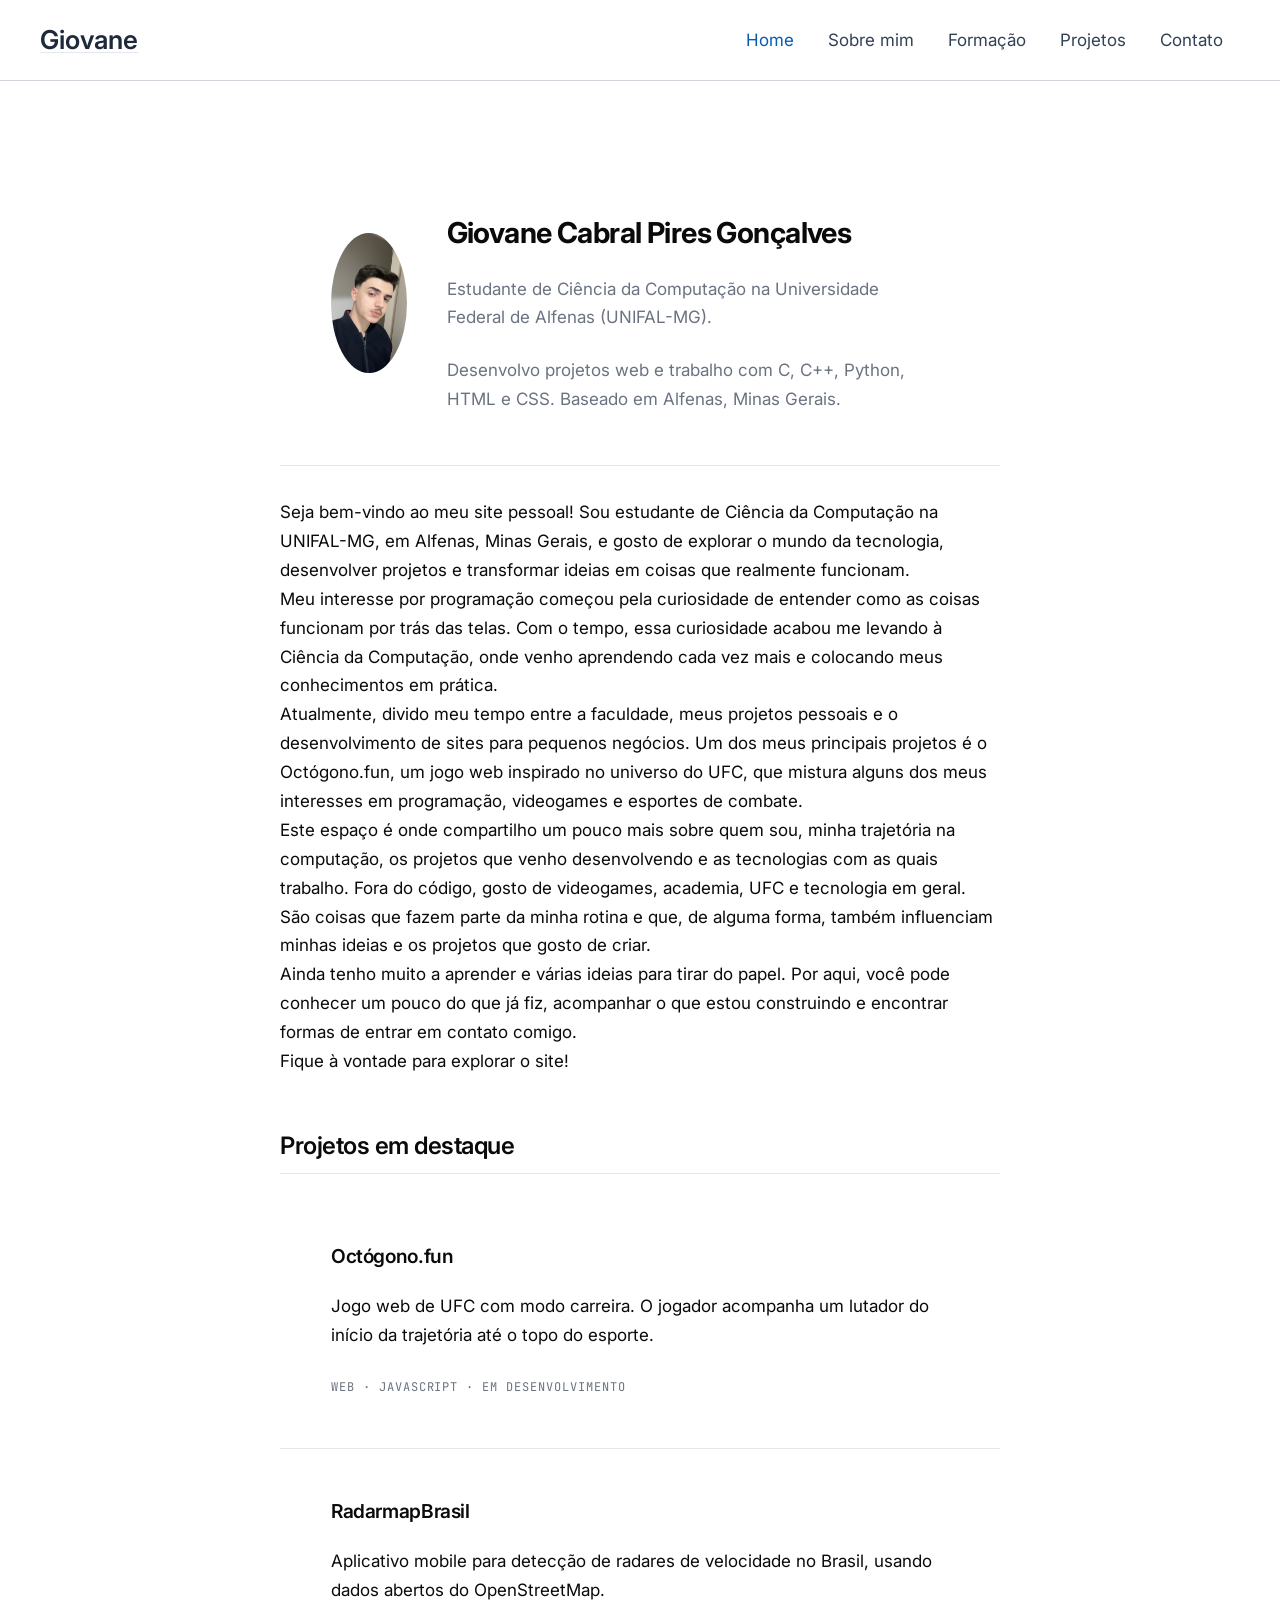
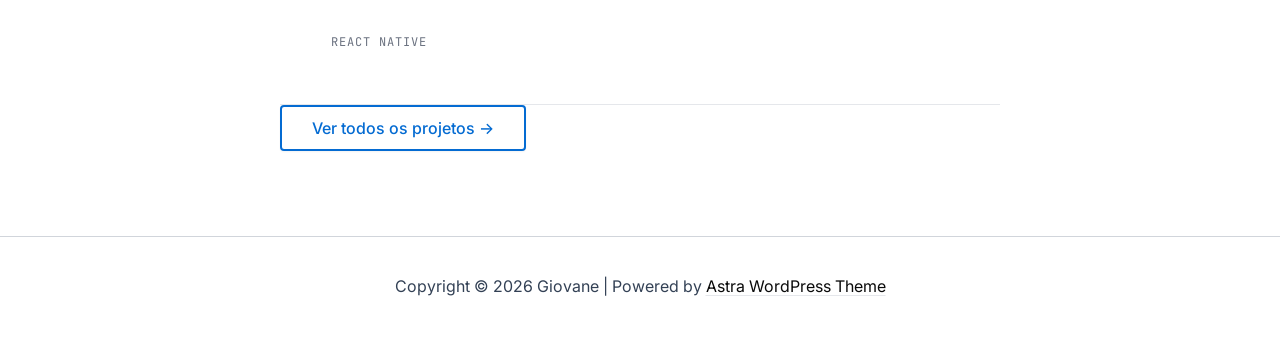
<file: index.html>
<!DOCTYPE html>
<html lang="en-US">
<head><meta charset="UTF-8">

<meta name="viewport" content="width=device-width, initial-scale=1">
	<link rel="profile" href="https://gmpg.org/xfn/11"> 
	<title>Giovane</title>
<meta name="robots" content="max-image-preview:large">




<style id="wp-img-auto-sizes-contain-inline-css">
img:is([sizes=auto i],[sizes^="auto," i]){contain-intrinsic-size:3000px 1500px}
/*# sourceURL=wp-img-auto-sizes-contain-inline-css */
</style>
<link rel="stylesheet" id="astra-theme-css-css" href="https://giovanecabral.github.io/wp-content/themes/astra/assets/css/minified/main.min.css?ver=4.14.1" media="all">
<style id="astra-theme-css-inline-css">
:root{--ast-post-nav-space:0;--ast-container-default-xlg-padding:2.5em;--ast-container-default-lg-padding:2.5em;--ast-container-default-slg-padding:2em;--ast-container-default-md-padding:2.5em;--ast-container-default-sm-padding:2.5em;--ast-container-default-xs-padding:2.4em;--ast-container-default-xxs-padding:1.8em;--ast-code-block-background:#ECEFF3;--ast-comment-inputs-background:#F9FAFB;--ast-normal-container-width:1200px;--ast-narrow-container-width:750px;--ast-blog-title-font-weight:600;--ast-blog-meta-weight:600;--ast-global-color-primary:var(--ast-global-color-4);--ast-global-color-secondary:var(--ast-global-color-5);--ast-global-color-alternate-background:var(--ast-global-color-6);--ast-global-color-subtle-background:var(--ast-global-color-7);--ast-bg-style-guide:var( --ast-global-color-secondary,var(--ast-global-color-5) );--ast-shadow-style-guide:0px 0px 4px 0 #00000057;--ast-global-dark-bg-style:#fff;--ast-global-dark-lfs:#fbfbfb;--ast-widget-bg-color:#fafafa;--ast-wc-container-head-bg-color:#fbfbfb;--ast-title-layout-bg:#eeeeee;--ast-search-border-color:#e7e7e7;--ast-lifter-hover-bg:#e6e6e6;--ast-gallery-block-color:#000;--srfm-color-input-label:var(--ast-global-color-2);}html{font-size:100%;}a{color:var(--ast-global-color-0);}a:hover,a:focus{color:var(--ast-global-color-1);}body,button,input,select,textarea,.ast-button,.ast-custom-button{font-family:-apple-system,BlinkMacSystemFont,Segoe UI,Roboto,Oxygen-Sans,Ubuntu,Cantarell,Helvetica Neue,sans-serif;font-weight:400;font-size:16px;font-size:1rem;line-height:var(--ast-body-line-height,1.65);}blockquote{color:var(--ast-global-color-3);}h1,h2,h3,h4,h5,h6,.entry-content :where(h1,h2,h3,h4,h5,h6),.site-title,.site-title a{font-weight:600;}.ast-site-identity .site-title a{color:var(--ast-global-color-2);}.site-title{font-size:26px;font-size:1.625rem;display:block;}.site-header .site-description{font-size:15px;font-size:0.9375rem;display:none;}.entry-title{font-size:20px;font-size:1.25rem;}.ast-blog-single-element.ast-taxonomy-container a{font-size:14px;font-size:0.875rem;}.ast-blog-meta-container{font-size:13px;font-size:0.8125rem;}.archive .ast-article-post .ast-article-inner,.blog .ast-article-post .ast-article-inner,.archive .ast-article-post .ast-article-inner:hover,.blog .ast-article-post .ast-article-inner:hover{border-top-left-radius:6px;border-top-right-radius:6px;border-bottom-right-radius:6px;border-bottom-left-radius:6px;overflow:hidden;}h1,.entry-content :where(h1){font-size:36px;font-size:2.25rem;font-weight:600;line-height:1.4em;}h2,.entry-content :where(h2){font-size:30px;font-size:1.875rem;font-weight:600;line-height:1.3em;}h3,.entry-content :where(h3){font-size:24px;font-size:1.5rem;font-weight:600;line-height:1.3em;}h4,.entry-content :where(h4){font-size:20px;font-size:1.25rem;line-height:1.2em;font-weight:600;}h5,.entry-content :where(h5){font-size:18px;font-size:1.125rem;line-height:1.2em;font-weight:600;}h6,.entry-content :where(h6){font-size:16px;font-size:1rem;line-height:1.25em;font-weight:600;}::selection{background-color:var(--ast-global-color-0);color:#ffffff;}body,h1,h2,h3,h4,h5,h6,.entry-title a,.entry-content :where(h1,h2,h3,h4,h5,h6){color:var(--ast-global-color-3);}.tagcloud a:hover,.tagcloud a:focus,.tagcloud a.current-item{color:#ffffff;border-color:var(--ast-global-color-0);background-color:var(--ast-global-color-0);}input:focus,input[type="text"]:focus,input[type="email"]:focus,input[type="url"]:focus,input[type="password"]:focus,input[type="reset"]:focus,input[type="search"]:focus,textarea:focus{border-color:var(--ast-global-color-0);}input[type="radio"]:checked,input[type=reset],input[type="checkbox"]:checked,input[type="checkbox"]:hover:checked,input[type="checkbox"]:focus:checked,input[type=range]::-webkit-slider-thumb{border-color:var(--ast-global-color-0);background-color:var(--ast-global-color-0);box-shadow:none;}.site-footer a:hover + .post-count,.site-footer a:focus + .post-count{background:var(--ast-global-color-0);border-color:var(--ast-global-color-0);}.single .nav-links .nav-previous,.single .nav-links .nav-next{color:var(--ast-global-color-0);}.entry-meta,.entry-meta *{line-height:1.45;color:var(--ast-global-color-0);font-weight:600;}.entry-meta a:not(.ast-button):hover,.entry-meta a:not(.ast-button):hover *,.entry-meta a:not(.ast-button):focus,.entry-meta a:not(.ast-button):focus *,.page-links > .page-link,.page-links .page-link:hover,.post-navigation a:hover{color:var(--ast-global-color-1);}#cat option,.secondary .calendar_wrap thead a,.secondary .calendar_wrap thead a:visited{color:var(--ast-global-color-0);}.secondary .calendar_wrap #today,.ast-progress-val span{background:var(--ast-global-color-0);}.secondary a:hover + .post-count,.secondary a:focus + .post-count{background:var(--ast-global-color-0);border-color:var(--ast-global-color-0);}.calendar_wrap #today > a{color:#ffffff;}.page-links .page-link,.single .post-navigation a{color:var(--ast-global-color-3);}.ast-search-menu-icon .search-form button.search-submit{padding:0 4px;}.ast-search-menu-icon form.search-form{padding-right:0;}.ast-header-search .ast-search-menu-icon.ast-dropdown-active .search-form,.ast-header-search .ast-search-menu-icon.ast-dropdown-active .search-field:focus{transition:all 0.2s;}.search-form input.search-field:focus{outline:none;}.ast-mobile-header-content .ast-builder-layout-element:not(.ast-builder-menu):not(.ast-header-divider-element),.ast-mobile-popup-content .ast-builder-layout-element:not(.ast-builder-menu):not(.ast-header-divider-element){padding:15px 20px;}.ast-search-menu-icon .search-form button.search-submit:focus,.ast-theme-transparent-header .ast-header-search .ast-dropdown-active .ast-icon,.ast-theme-transparent-header .ast-inline-search .search-field:focus .ast-icon{color:var(--ast-global-color-1);}.ast-desktop .ast-header-search .slide-search .search-form{border:2px solid var(--ast-global-color-0);}.ast-header-search .slide-search .search-field{background-color:var(--ast-global-dark-bg-style);}.ast-archive-title{color:var(--ast-global-color-2);}.widget-title{font-size:22px;font-size:1.375rem;color:var(--ast-global-color-2);}.ast-single-post .entry-content a,.ast-comment-content a:not(.ast-comment-edit-reply-wrap a){text-decoration:underline;}.ast-single-post .entry-content .uagb-tab a,.ast-single-post .entry-content .uagb-ifb-cta a,.ast-single-post .entry-content .uabb-module-content a,.ast-single-post .entry-content .uagb-post-grid a,.ast-single-post .entry-content .uagb-timeline a,.ast-single-post .entry-content .uagb-toc__wrap a,.ast-single-post .entry-content .uagb-taxomony-box a,.entry-content .wp-block-latest-posts > li > a,.ast-single-post .entry-content .wp-block-file__button,a.ast-post-filter-single,.ast-single-post .ast-comment-content .comment-reply-link,.ast-single-post .ast-comment-content .comment-edit-link{text-decoration:none;}.ast-search-menu-icon.slide-search a:focus-visible:focus-visible,.astra-search-icon:focus-visible,#close:focus-visible,a:focus-visible,.ast-menu-toggle:focus-visible,.site .skip-link:focus-visible,.wp-block-loginout input:focus-visible,.wp-block-search.wp-block-search__button-inside .wp-block-search__inside-wrapper,.ast-header-navigation-arrow:focus-visible,.ast-orders-table__row .ast-orders-table__cell:focus-visible,a#ast-apply-coupon:focus-visible,#ast-apply-coupon:focus-visible,#close:focus-visible,.button.search-submit:focus-visible,#search_submit:focus,.normal-search:focus-visible,.ast-header-account-wrap:focus-visible,.astra-cart-drawer-close:focus,.ast-single-variation:focus,.ast-button:focus,.ast-builder-button-wrap:has(.ast-custom-button-link:focus),.ast-builder-button-wrap .ast-custom-button-link:focus{outline-style:dotted;outline-color:inherit;outline-width:thin;}input:focus,input[type="text"]:focus,input[type="email"]:focus,input[type="url"]:focus,input[type="password"]:focus,input[type="reset"]:focus,input[type="search"]:focus,input[type="number"]:focus,textarea:focus,.wp-block-search__input:focus,[data-section="section-header-mobile-trigger"] .ast-button-wrap .ast-mobile-menu-trigger-minimal:focus,.ast-mobile-popup-drawer.active .menu-toggle-close:focus,#ast-scroll-top:focus,#coupon_code:focus,#ast-coupon-code:focus{border-style:dotted;border-color:inherit;border-width:thin;}input{outline:none;}.ast-logo-title-inline .site-logo-img{padding-right:1em;}body .ast-oembed-container *{position:absolute;top:0;width:100%;height:100%;left:0;}body .wp-block-embed-pocket-casts .ast-oembed-container *{position:unset;}.ast-single-post-featured-section + article {margin-top: 2em;}.site-content .ast-single-post-featured-section img {width: 100%;overflow: hidden;object-fit: cover;}.ast-separate-container .site-content .ast-single-post-featured-section + article {margin-top: -80px;z-index: 9;position: relative;border-radius: 4px;}@media (min-width: 922px) {.ast-no-sidebar .site-content .ast-article-image-container--wide {margin-left: -120px;margin-right: -120px;max-width: unset;width: unset;}.ast-left-sidebar .site-content .ast-article-image-container--wide,.ast-right-sidebar .site-content .ast-article-image-container--wide {margin-left: -10px;margin-right: -10px;}.site-content .ast-article-image-container--full {margin-left: calc( -50vw + 50%);margin-right: calc( -50vw + 50%);max-width: 100vw;width: 100vw;}.ast-left-sidebar .site-content .ast-article-image-container--full,.ast-right-sidebar .site-content .ast-article-image-container--full {margin-left: -10px;margin-right: -10px;max-width: inherit;width: auto;}}.site > .ast-single-related-posts-container {margin-top: 0;}@media (min-width: 922px) {.ast-desktop .ast-container--narrow {max-width: var(--ast-narrow-container-width);margin: 0 auto;}}input[type="text"],input[type="number"],input[type="email"],input[type="url"],input[type="password"],input[type="search"],input[type=reset],input[type=tel],input[type=date],select,textarea{font-size:16px;font-style:normal;font-weight:400;line-height:24px;width:100%;padding:12px 16px;border-radius:4px;box-shadow:0px 1px 2px 0px rgba(0,0,0,0.05);color:var(--ast-form-input-text,#475569);}input[type="text"],input[type="number"],input[type="email"],input[type="url"],input[type="password"],input[type="search"],input[type=reset],input[type=tel],input[type=date],select{height:40px;}input[type="date"]{border-width:1px;border-style:solid;border-color:var(--ast-border-color);background:var( --ast-global-color-secondary,var(--ast-global-color-5) );}input[type="text"]:focus,input[type="number"]:focus,input[type="email"]:focus,input[type="url"]:focus,input[type="password"]:focus,input[type="search"]:focus,input[type=reset]:focus,input[type="tel"]:focus,input[type="date"]:focus,select:focus,textarea:focus{border-color:#046BD2;box-shadow:none;outline:none;color:var(--ast-form-input-focus-text,#475569);}label,legend{color:var(--ast-global-color-2,#111827 );font-size:14px;font-style:normal;font-weight:500;line-height:20px;}select{padding:6px 10px;}fieldset{padding:30px;border-radius:4px;}button,.ast-button,.button,input[type="button"],input[type="reset"],input[type="submit"],a:where(.wp-block-button__link){border-radius:4px;box-shadow:0px 1px 2px 0px rgba(0,0,0,0.05);}:root{--ast-comment-inputs-background:#FFF;}::placeholder{color:var(--ast-form-field-color,#9CA3AF);}::-ms-input-placeholder{color:var(--ast-form-field-color,#9CA3AF);}@media (max-width:921.99px){#ast-desktop-header{display:none;}}@media (min-width:922px){#ast-mobile-header{display:none;}}.wp-block-buttons.aligncenter{justify-content:center;}@media (max-width:921px){.ast-theme-transparent-header #primary,.ast-theme-transparent-header #secondary{padding:0;}}@media (max-width:921px){.ast-plain-container.ast-no-sidebar #primary{padding:0;}}.ast-plain-container.ast-no-sidebar #primary{margin-top:0;margin-bottom:0;}@media (min-width:1200px){.ast-plain-container.ast-no-sidebar #primary{margin-top:60px;margin-bottom:60px;}}.wp-block-button.is-style-outline .wp-block-button__link{border-color:var(--ast-global-color-0);}div.wp-block-button.is-style-outline > .wp-block-button__link:not(.has-text-color),div.wp-block-button.wp-block-button__link.is-style-outline:not(.has-text-color){color:var(--ast-global-color-0);}.wp-block-button.is-style-outline .wp-block-button__link:hover,.wp-block-buttons .wp-block-button.is-style-outline .wp-block-button__link:focus,.wp-block-buttons .wp-block-button.is-style-outline > .wp-block-button__link:not(.has-text-color):hover,.wp-block-buttons .wp-block-button.wp-block-button__link.is-style-outline:not(.has-text-color):hover{color:#ffffff;background-color:var(--ast-global-color-1);border-color:var(--ast-global-color-1);}.post-page-numbers.current .page-link,.ast-pagination .page-numbers.current{color:#ffffff;border-color:var(--ast-global-color-0);background-color:var(--ast-global-color-0);}.wp-block-buttons .wp-block-button.is-style-outline .wp-block-button__link.wp-element-button,.ast-outline-button,.wp-block-uagb-buttons-child .uagb-buttons-repeater.ast-outline-button{border-color:var(--ast-global-color-0);border-top-width:2px;border-right-width:2px;border-bottom-width:2px;border-left-width:2px;font-family:inherit;font-weight:500;font-size:16px;font-size:1rem;line-height:1em;padding-top:13px;padding-right:30px;padding-bottom:13px;padding-left:30px;}.wp-block-buttons .wp-block-button.is-style-outline > .wp-block-button__link:not(.has-text-color),.wp-block-buttons .wp-block-button.wp-block-button__link.is-style-outline:not(.has-text-color),.ast-outline-button{color:var(--ast-global-color-0);}.wp-block-button.is-style-outline .wp-block-button__link:hover,.wp-block-buttons .wp-block-button.is-style-outline .wp-block-button__link:focus,.wp-block-buttons .wp-block-button.is-style-outline > .wp-block-button__link:not(.has-text-color):hover,.wp-block-buttons .wp-block-button.wp-block-button__link.is-style-outline:not(.has-text-color):hover,.ast-outline-button:hover,.ast-outline-button:focus,.wp-block-uagb-buttons-child .uagb-buttons-repeater.ast-outline-button:hover,.wp-block-uagb-buttons-child .uagb-buttons-repeater.ast-outline-button:focus{color:#ffffff;background-color:var(--ast-global-color-1);border-color:var(--ast-global-color-1);}.ast-single-post .entry-content a.ast-outline-button,.ast-single-post .entry-content .is-style-outline>.wp-block-button__link{text-decoration:none;}.wp-block-button .wp-block-button__link.wp-element-button.is-style-outline:not(.has-background),.wp-block-button.is-style-outline>.wp-block-button__link.wp-element-button:not(.has-background),.ast-outline-button{background-color:transparent;}.uagb-buttons-repeater.ast-outline-button{border-radius:9999px;}@media (max-width:921px){.wp-block-buttons .wp-block-button.is-style-outline .wp-block-button__link.wp-element-button,.ast-outline-button,.wp-block-uagb-buttons-child .uagb-buttons-repeater.ast-outline-button{padding-top:12px;padding-right:28px;padding-bottom:12px;padding-left:28px;}}@media (max-width:544px){.wp-block-buttons .wp-block-button.is-style-outline .wp-block-button__link.wp-element-button,.ast-outline-button,.wp-block-uagb-buttons-child .uagb-buttons-repeater.ast-outline-button{padding-top:10px;padding-right:24px;padding-bottom:10px;padding-left:24px;}}.entry-content[data-ast-blocks-layout] > figure{margin-bottom:1em;}h1.widget-title{font-weight:600;}h2.widget-title{font-weight:600;}h3.widget-title{font-weight:600;}#page{display:flex;flex-direction:column;min-height:100vh;}.ast-404-layout-1 h1.page-title{color:var(--ast-global-color-2);}.single .post-navigation a{line-height:1em;height:inherit;}.error-404 .page-sub-title{font-size:1.5rem;font-weight:inherit;}.search .site-content .content-area .search-form{margin-bottom:0;}#page .site-content{flex-grow:1;}.widget{margin-bottom:1.25em;}#secondary li{line-height:1.5em;}#secondary .wp-block-group h2{margin-bottom:0.7em;}#secondary h2{font-size:1.7rem;}.ast-separate-container .ast-article-post,.ast-separate-container .ast-article-single,.ast-separate-container .comment-respond{padding:3em;}.ast-separate-container .ast-article-single .ast-article-single{padding:0;}.ast-article-single .wp-block-post-template-is-layout-grid{padding-left:0;}.ast-separate-container .comments-title,.ast-narrow-container .comments-title{padding:1.5em 2em;}.ast-page-builder-template .comment-form-textarea,.ast-comment-formwrap .ast-grid-common-col{padding:0;}.ast-comment-formwrap{padding:0;display:inline-flex;column-gap:20px;width:100%;margin-left:0;margin-right:0;}.comments-area textarea#comment:focus,.comments-area textarea#comment:active,.comments-area .ast-comment-formwrap input[type="text"]:focus,.comments-area .ast-comment-formwrap input[type="text"]:active {box-shadow:none;outline:none;}.archive.ast-page-builder-template .entry-header{margin-top:2em;}.ast-page-builder-template .ast-comment-formwrap{width:100%;}.entry-title{margin-bottom:0.6em;}.ast-archive-description p{font-size:inherit;font-weight:inherit;line-height:inherit;}.ast-separate-container .ast-comment-list li.depth-1,.hentry{margin-bottom:1.5em;}.site-content section.ast-archive-description{margin-bottom:2em;}@media (min-width:921px){.ast-left-sidebar.ast-page-builder-template #secondary,.archive.ast-right-sidebar.ast-page-builder-template .site-main{padding-left:20px;padding-right:20px;}}@media (max-width:544px){.ast-comment-formwrap.ast-row{column-gap:10px;display:inline-block;}#ast-commentform .ast-grid-common-col{position:relative;width:100%;}}@media (min-width:1201px){.ast-separate-container .ast-article-post,.ast-separate-container .ast-article-single,.ast-separate-container .ast-author-box,.ast-separate-container .ast-404-layout-1,.ast-separate-container .no-results{padding:3em;}}@media (max-width:921px){.ast-left-sidebar #content > .ast-container{display:flex;flex-direction:column-reverse;width:100%;}}@media (min-width:922px){.ast-separate-container.ast-right-sidebar #primary,.ast-separate-container.ast-left-sidebar #primary{border:0;}.search-no-results.ast-separate-container #primary{margin-bottom:4em;}}.wp-block-button .wp-block-button__link{color:#ffffff;}.wp-block-button .wp-block-button__link:hover,.wp-block-button .wp-block-button__link:focus{color:#ffffff;background-color:var(--ast-global-color-1);border-color:var(--ast-global-color-1);}.wp-block-button .wp-block-button__link,.wp-block-search .wp-block-search__button,body .wp-block-file .wp-block-file__button{border-color:var(--ast-global-color-0);background-color:var(--ast-global-color-0);color:#ffffff;font-family:inherit;font-weight:500;line-height:1em;font-size:16px;font-size:1rem;padding-top:15px;padding-right:30px;padding-bottom:15px;padding-left:30px;}.ast-single-post .entry-content .wp-block-button .wp-block-button__link,.ast-single-post .entry-content .wp-block-search .wp-block-search__button,body .entry-content .wp-block-file .wp-block-file__button{text-decoration:none;}@media (max-width:921px){.wp-block-button .wp-block-button__link,.wp-block-search .wp-block-search__button,body .wp-block-file .wp-block-file__button{padding-top:14px;padding-right:28px;padding-bottom:14px;padding-left:28px;}}@media (max-width:544px){.wp-block-button .wp-block-button__link,.wp-block-search .wp-block-search__button,body .wp-block-file .wp-block-file__button{padding-top:12px;padding-right:24px;padding-bottom:12px;padding-left:24px;}}.menu-toggle,button,.ast-button,.ast-custom-button,.button,input#submit,input[type="button"],input[type="submit"],input[type="reset"],#comments .submit,.search .search-submit,form[CLASS*="wp-block-search__"].wp-block-search .wp-block-search__inside-wrapper .wp-block-search__button,body .wp-block-file .wp-block-file__button,.search .search-submit{border-style:solid;border-top-width:0;border-right-width:0;border-left-width:0;border-bottom-width:0;color:#ffffff;border-color:var(--ast-global-color-0);background-color:var(--ast-global-color-0);padding-top:15px;padding-right:30px;padding-bottom:15px;padding-left:30px;font-family:inherit;font-weight:500;font-size:16px;font-size:1rem;line-height:1em;}button:focus,.menu-toggle:hover,button:hover,.ast-button:hover,.ast-custom-button:hover .button:hover,.ast-custom-button:hover ,input[type=reset]:hover,input[type=reset]:focus,input#submit:hover,input#submit:focus,input[type="button"]:hover,input[type="button"]:focus,input[type="submit"]:hover,input[type="submit"]:focus,form[CLASS*="wp-block-search__"].wp-block-search .wp-block-search__inside-wrapper .wp-block-search__button:hover,form[CLASS*="wp-block-search__"].wp-block-search .wp-block-search__inside-wrapper .wp-block-search__button:focus,body .wp-block-file .wp-block-file__button:hover,body .wp-block-file .wp-block-file__button:focus{color:#ffffff;background-color:var(--ast-global-color-1);border-color:var(--ast-global-color-1);}form[CLASS*="wp-block-search__"].wp-block-search .wp-block-search__inside-wrapper .wp-block-search__button.has-icon{padding-top:calc(15px - 3px);padding-right:calc(30px - 3px);padding-bottom:calc(15px - 3px);padding-left:calc(30px - 3px);}@media (max-width:921px){.menu-toggle,button,.ast-button,.ast-custom-button,.button,input#submit,input[type="button"],input[type="submit"],input[type="reset"],#comments .submit,.search .search-submit,form[CLASS*="wp-block-search__"].wp-block-search .wp-block-search__inside-wrapper .wp-block-search__button,body .wp-block-file .wp-block-file__button,.search .search-submit{padding-top:14px;padding-right:28px;padding-bottom:14px;padding-left:28px;}}@media (max-width:544px){.menu-toggle,button,.ast-button,.ast-custom-button,.button,input#submit,input[type="button"],input[type="submit"],input[type="reset"],#comments .submit,.search .search-submit,form[CLASS*="wp-block-search__"].wp-block-search .wp-block-search__inside-wrapper .wp-block-search__button,body .wp-block-file .wp-block-file__button,.search .search-submit{padding-top:12px;padding-right:24px;padding-bottom:12px;padding-left:24px;}}@media (max-width:921px){.ast-mobile-header-stack .main-header-bar .ast-search-menu-icon{display:inline-block;}.ast-header-break-point.ast-header-custom-item-outside .ast-mobile-header-stack .main-header-bar .ast-search-icon{margin:0;}.ast-comment-avatar-wrap img{max-width:2.5em;}.ast-comment-meta{padding:0 1.8888em 1.3333em;}}@media (min-width:544px){.ast-container{max-width:100%;}}@media (max-width:544px){.ast-separate-container .ast-article-post,.ast-separate-container .ast-article-single,.ast-separate-container .comments-title,.ast-separate-container .ast-archive-description{padding:1.5em 1em;}.ast-separate-container #content .ast-container{padding-left:0.54em;padding-right:0.54em;}.ast-separate-container .ast-comment-list .bypostauthor{padding:.5em;}.ast-search-menu-icon.ast-dropdown-active .search-field{width:170px;}} #ast-mobile-header .ast-site-header-cart-li a{pointer-events:none;}.ast-separate-container{background-color:var(--ast-global-color-5);}@media (max-width:921px){.site-title{display:block;}.site-header .site-description{display:none;}h1,.entry-content :where(h1){font-size:30px;font-size:1.875rem;}h2,.entry-content :where(h2){font-size:25px;font-size:1.5625rem;}h3,.entry-content :where(h3){font-size:20px;font-size:1.25rem;}}@media (max-width:544px){.site-title{display:block;}.site-header .site-description{display:none;}h1,.entry-content :where(h1){font-size:30px;font-size:1.875rem;}h2,.entry-content :where(h2){font-size:25px;font-size:1.5625rem;}h3,.entry-content :where(h3){font-size:20px;font-size:1.25rem;}}@media (max-width:921px){html{font-size:91.2%;}}@media (max-width:544px){html{font-size:91.2%;}}@media (min-width:922px){.ast-container{max-width:1240px;}}@media (min-width:922px){.site-content .ast-container{display:flex;}}@media (max-width:921px){.site-content .ast-container{flex-direction:column;}}.entry-content :where(h1,h2,h3,h4,h5,h6){clear:none;}@media (min-width:922px){.main-header-menu .sub-menu .menu-item.ast-left-align-sub-menu:hover > .sub-menu,.main-header-menu .sub-menu .menu-item.ast-left-align-sub-menu.focus > .sub-menu{margin-left:-0px;}}.entry-content li > p{margin-bottom:0;}.site .comments-area{padding-bottom:2em;margin-top:2em;}.wp-block-file {display: flex;align-items: center;flex-wrap: wrap;justify-content: space-between;}.wp-block-pullquote {border: none;}.wp-block-pullquote blockquote::before {content: "\201D";font-family: "Helvetica",sans-serif;display: flex;transform: rotate( 180deg );font-size: 6rem;font-style: normal;line-height: 1;font-weight: bold;align-items: center;justify-content: center;}.has-text-align-right > blockquote::before {justify-content: flex-start;}.has-text-align-left > blockquote::before {justify-content: flex-end;}figure.wp-block-pullquote.is-style-solid-color blockquote {max-width: 100%;text-align: inherit;}:root {--wp--custom--ast-default-block-top-padding: 3em;--wp--custom--ast-default-block-right-padding: 3em;--wp--custom--ast-default-block-bottom-padding: 3em;--wp--custom--ast-default-block-left-padding: 3em;--wp--custom--ast-container-width: 1200px;--wp--custom--ast-content-width-size: 1200px;--wp--custom--ast-wide-width-size: calc(1200px + var(--wp--custom--ast-default-block-left-padding) + var(--wp--custom--ast-default-block-right-padding));}.ast-narrow-container {--wp--custom--ast-content-width-size: 750px;--wp--custom--ast-wide-width-size: 750px;}@media(max-width: 921px) {:root {--wp--custom--ast-default-block-top-padding: 3em;--wp--custom--ast-default-block-right-padding: 2em;--wp--custom--ast-default-block-bottom-padding: 3em;--wp--custom--ast-default-block-left-padding: 2em;}}@media(max-width: 544px) {:root {--wp--custom--ast-default-block-top-padding: 3em;--wp--custom--ast-default-block-right-padding: 1.5em;--wp--custom--ast-default-block-bottom-padding: 3em;--wp--custom--ast-default-block-left-padding: 1.5em;}}.entry-content > .wp-block-group,.entry-content > .wp-block-cover,.entry-content > .wp-block-columns {padding-top: var(--wp--custom--ast-default-block-top-padding);padding-right: var(--wp--custom--ast-default-block-right-padding);padding-bottom: var(--wp--custom--ast-default-block-bottom-padding);padding-left: var(--wp--custom--ast-default-block-left-padding);}.ast-plain-container.ast-no-sidebar .entry-content > .alignfull,.ast-page-builder-template .ast-no-sidebar .entry-content > .alignfull {margin-left: calc( -50vw + 50%);margin-right: calc( -50vw + 50%);max-width: 100vw;width: 100vw;}.ast-plain-container.ast-no-sidebar .entry-content .alignfull .alignfull,.ast-page-builder-template.ast-no-sidebar .entry-content .alignfull .alignfull,.ast-plain-container.ast-no-sidebar .entry-content .alignfull .alignwide,.ast-page-builder-template.ast-no-sidebar .entry-content .alignfull .alignwide,.ast-plain-container.ast-no-sidebar .entry-content .alignwide .alignfull,.ast-page-builder-template.ast-no-sidebar .entry-content .alignwide .alignfull,.ast-plain-container.ast-no-sidebar .entry-content .alignwide .alignwide,.ast-page-builder-template.ast-no-sidebar .entry-content .alignwide .alignwide,.ast-plain-container.ast-no-sidebar .entry-content .wp-block-column .alignfull,.ast-page-builder-template.ast-no-sidebar .entry-content .wp-block-column .alignfull,.ast-plain-container.ast-no-sidebar .entry-content .wp-block-column .alignwide,.ast-page-builder-template.ast-no-sidebar .entry-content .wp-block-column .alignwide {margin-left: auto;margin-right: auto;width: 100%;}[data-ast-blocks-layout] .wp-block-separator:not(.is-style-dots) {height: 0;}[data-ast-blocks-layout] .wp-block-separator {margin: 20px auto;}[data-ast-blocks-layout] .wp-block-separator:not(.is-style-wide):not(.is-style-dots) {max-width: 100px;}[data-ast-blocks-layout] .wp-block-separator.has-background {padding: 0;}.entry-content[data-ast-blocks-layout] > * {max-width: var(--wp--custom--ast-content-width-size);margin-left: auto;margin-right: auto;}.entry-content[data-ast-blocks-layout] > .alignwide {max-width: var(--wp--custom--ast-wide-width-size);}.entry-content[data-ast-blocks-layout] .alignfull {max-width: none;}.entry-content .wp-block-columns {margin-bottom: 0;}blockquote {margin: 1.5em;border-color: rgba(0,0,0,0.05);}.wp-block-quote:not(.has-text-align-right):not(.has-text-align-center) {border-left: 5px solid rgba(0,0,0,0.05);}.has-text-align-right > blockquote,blockquote.has-text-align-right {border-right: 5px solid rgba(0,0,0,0.05);}.has-text-align-left > blockquote,blockquote.has-text-align-left {border-left: 5px solid rgba(0,0,0,0.05);}.wp-block-site-tagline,.wp-block-latest-posts .read-more {margin-top: 15px;}.wp-block-loginout p label {display: block;}.wp-block-loginout p:not(.login-remember):not(.login-submit) input {width: 100%;}.wp-block-loginout input:focus {border-color: transparent;}.wp-block-loginout input:focus {outline: thin dotted;}.entry-content .wp-block-media-text .wp-block-media-text__content {padding: 0 0 0 8%;}.entry-content .wp-block-media-text.has-media-on-the-right .wp-block-media-text__content {padding: 0 8% 0 0;}.entry-content .wp-block-media-text.has-background .wp-block-media-text__content {padding: 8%;}.entry-content .wp-block-cover:not([class*="background-color"]):not(.has-text-color.has-link-color) .wp-block-cover__inner-container,.entry-content .wp-block-cover:not([class*="background-color"]) .wp-block-cover-image-text,.entry-content .wp-block-cover:not([class*="background-color"]) .wp-block-cover-text,.entry-content .wp-block-cover-image:not([class*="background-color"]) .wp-block-cover__inner-container,.entry-content .wp-block-cover-image:not([class*="background-color"]) .wp-block-cover-image-text,.entry-content .wp-block-cover-image:not([class*="background-color"]) .wp-block-cover-text {color: var(--ast-global-color-primary,var(--ast-global-color-5));}.wp-block-loginout .login-remember input {width: 1.1rem;height: 1.1rem;margin: 0 5px 4px 0;vertical-align: middle;}.wp-block-latest-posts > li > *:first-child,.wp-block-latest-posts:not(.is-grid) > li:first-child {margin-top: 0;}.entry-content > .wp-block-buttons,.entry-content > .wp-block-uagb-buttons {margin-bottom: 1.5em;}.wp-block-search__inside-wrapper .wp-block-search__input {padding: 0 10px;color: var(--ast-global-color-3);background: var(--ast-global-color-primary,var(--ast-global-color-5));border-color: var(--ast-border-color);}.wp-block-latest-posts .read-more {margin-bottom: 1.5em;}.wp-block-search__no-button .wp-block-search__inside-wrapper .wp-block-search__input {padding-top: 5px;padding-bottom: 5px;}.wp-block-latest-posts .wp-block-latest-posts__post-date,.wp-block-latest-posts .wp-block-latest-posts__post-author {font-size: 1rem;}.wp-block-latest-posts > li > *,.wp-block-latest-posts:not(.is-grid) > li {margin-top: 12px;margin-bottom: 12px;}.ast-page-builder-template .entry-content[data-ast-blocks-layout] > .alignwide:where(:not(.uagb-is-root-container):not(.spectra-is-root-container)) > * {max-width: var(--wp--custom--ast-wide-width-size);}.ast-page-builder-template .entry-content[data-ast-blocks-layout] > .inherit-container-width > *,.ast-page-builder-template .entry-content[data-ast-blocks-layout] > *:not(.wp-block-group):where(:not(.uagb-is-root-container):not(.spectra-is-root-container)) > *,.entry-content[data-ast-blocks-layout] > .wp-block-cover .wp-block-cover__inner-container {max-width: none ;margin-left: auto;margin-right: auto;}.ast-page-builder-template .entry-content[data-ast-blocks-layout] > *,.ast-page-builder-template .entry-content[data-ast-blocks-layout] > .alignfull:where(:not(.wp-block-group):not(.uagb-is-root-container):not(.spectra-is-root-container)) > * {max-width: none;}.entry-content[data-ast-blocks-layout] .wp-block-cover:not(.alignleft):not(.alignright) {width: auto;}@media(max-width: 1200px) {.ast-separate-container .entry-content > .alignfull,.ast-separate-container .entry-content[data-ast-blocks-layout] > .alignwide,.ast-plain-container .entry-content[data-ast-blocks-layout] > .alignwide,.ast-plain-container .entry-content .alignfull {margin-left: calc(-1 * min(var(--ast-container-default-xlg-padding),20px)) ;margin-right: calc(-1 * min(var(--ast-container-default-xlg-padding),20px));}}@media(min-width: 1201px) {.ast-separate-container .entry-content > .alignfull {margin-left: calc(-1 * var(--ast-container-default-xlg-padding) );margin-right: calc(-1 * var(--ast-container-default-xlg-padding) );}.ast-separate-container .entry-content[data-ast-blocks-layout] > .alignwide,.ast-plain-container .entry-content[data-ast-blocks-layout] > .alignwide {margin-left: auto;margin-right: auto;}}@media(min-width: 921px) {.ast-separate-container .entry-content .wp-block-group.alignwide:not(.inherit-container-width) > :where(:not(.alignleft):not(.alignright)),.ast-plain-container .entry-content .wp-block-group.alignwide:not(.inherit-container-width) > :where(:not(.alignleft):not(.alignright)) {max-width: calc( var(--wp--custom--ast-content-width-size) + 80px );}.ast-plain-container.ast-right-sidebar .entry-content[data-ast-blocks-layout] .alignfull,.ast-plain-container.ast-left-sidebar .entry-content[data-ast-blocks-layout] .alignfull {margin-left: -60px;margin-right: -60px;}}@media(min-width: 544px) {.entry-content > .alignleft {margin-right: 20px;}.entry-content > .alignright {margin-left: 20px;}}@media (max-width:544px){.wp-block-columns .wp-block-column:not(:last-child){margin-bottom:20px;}.wp-block-latest-posts{margin:0;}}@media( max-width: 600px ) {.entry-content .wp-block-media-text .wp-block-media-text__content,.entry-content .wp-block-media-text.has-media-on-the-right .wp-block-media-text__content {padding: 8% 0 0;}.entry-content .wp-block-media-text.has-background .wp-block-media-text__content {padding: 8%;}}.ast-page-builder-template .entry-header {padding-left: 0;}.ast-narrow-container .site-content .wp-block-uagb-image--align-full .wp-block-uagb-image__figure {max-width: 100%;margin-left: auto;margin-right: auto;}.entry-content ul,.entry-content ol {padding: revert;margin: revert;padding-left: 20px;}.entry-content ul.wc-block-product-template{padding: 0;}:root .has-ast-global-color-0-color{color:var(--ast-global-color-0);}:root .has-ast-global-color-0-background-color{background-color:var(--ast-global-color-0);}:root .wp-block-button .has-ast-global-color-0-color{color:var(--ast-global-color-0);}:root .wp-block-button .has-ast-global-color-0-background-color{background-color:var(--ast-global-color-0);}:root .has-ast-global-color-1-color{color:var(--ast-global-color-1);}:root .has-ast-global-color-1-background-color{background-color:var(--ast-global-color-1);}:root .wp-block-button .has-ast-global-color-1-color{color:var(--ast-global-color-1);}:root .wp-block-button .has-ast-global-color-1-background-color{background-color:var(--ast-global-color-1);}:root .has-ast-global-color-2-color{color:var(--ast-global-color-2);}:root .has-ast-global-color-2-background-color{background-color:var(--ast-global-color-2);}:root .wp-block-button .has-ast-global-color-2-color{color:var(--ast-global-color-2);}:root .wp-block-button .has-ast-global-color-2-background-color{background-color:var(--ast-global-color-2);}:root .has-ast-global-color-3-color{color:var(--ast-global-color-3);}:root .has-ast-global-color-3-background-color{background-color:var(--ast-global-color-3);}:root .wp-block-button .has-ast-global-color-3-color{color:var(--ast-global-color-3);}:root .wp-block-button .has-ast-global-color-3-background-color{background-color:var(--ast-global-color-3);}:root .has-ast-global-color-4-color{color:var(--ast-global-color-4);}:root .has-ast-global-color-4-background-color{background-color:var(--ast-global-color-4);}:root .wp-block-button .has-ast-global-color-4-color{color:var(--ast-global-color-4);}:root .wp-block-button .has-ast-global-color-4-background-color{background-color:var(--ast-global-color-4);}:root .has-ast-global-color-5-color{color:var(--ast-global-color-5);}:root .has-ast-global-color-5-background-color{background-color:var(--ast-global-color-5);}:root .wp-block-button .has-ast-global-color-5-color{color:var(--ast-global-color-5);}:root .wp-block-button .has-ast-global-color-5-background-color{background-color:var(--ast-global-color-5);}:root .has-ast-global-color-6-color{color:var(--ast-global-color-6);}:root .has-ast-global-color-6-background-color{background-color:var(--ast-global-color-6);}:root .wp-block-button .has-ast-global-color-6-color{color:var(--ast-global-color-6);}:root .wp-block-button .has-ast-global-color-6-background-color{background-color:var(--ast-global-color-6);}:root .has-ast-global-color-7-color{color:var(--ast-global-color-7);}:root .has-ast-global-color-7-background-color{background-color:var(--ast-global-color-7);}:root .wp-block-button .has-ast-global-color-7-color{color:var(--ast-global-color-7);}:root .wp-block-button .has-ast-global-color-7-background-color{background-color:var(--ast-global-color-7);}:root .has-ast-global-color-8-color{color:var(--ast-global-color-8);}:root .has-ast-global-color-8-background-color{background-color:var(--ast-global-color-8);}:root .wp-block-button .has-ast-global-color-8-color{color:var(--ast-global-color-8);}:root .wp-block-button .has-ast-global-color-8-background-color{background-color:var(--ast-global-color-8);}:root{--ast-global-color-0:#046bd2;--ast-global-color-1:#045cb4;--ast-global-color-2:#1e293b;--ast-global-color-3:#334155;--ast-global-color-4:#FFFFFF;--ast-global-color-5:#F0F5FA;--ast-global-color-6:#111111;--ast-global-color-7:#D1D5DB;--ast-global-color-8:#111111;}:root {--ast-border-color : var(--ast-global-color-7);}.ast-single-entry-banner {-js-display: flex;display: flex;flex-direction: column;justify-content: center;text-align: center;position: relative;background: var(--ast-title-layout-bg);}.ast-single-entry-banner[data-banner-layout="layout-1"] {max-width: 1200px;background: inherit;padding: 20px 0;}.ast-single-entry-banner[data-banner-width-type="custom"] {margin: 0 auto;width: 100%;}.ast-single-entry-banner + .site-content .entry-header {margin-bottom: 0;}.site .ast-author-avatar {--ast-author-avatar-size: ;}a.ast-underline-text {text-decoration: underline;}.ast-container > .ast-terms-link {position: relative;display: block;}a.ast-button.ast-badge-tax {padding: 4px 8px;border-radius: 3px;font-size: inherit;}header.entry-header{text-align:left;}header.entry-header .entry-title{font-weight:600;font-size:32px;font-size:2rem;}header.entry-header > *:not(:last-child){margin-bottom:10px;}header.entry-header .post-thumb-img-content{text-align:center;}header.entry-header .post-thumb img,.ast-single-post-featured-section.post-thumb img{aspect-ratio:16/9;width:100%;height:100%;}@media (max-width:921px){header.entry-header{text-align:left;}}@media (max-width:544px){header.entry-header{text-align:left;}}.ast-archive-entry-banner {-js-display: flex;display: flex;flex-direction: column;justify-content: center;text-align: center;position: relative;background: var(--ast-title-layout-bg);}.ast-archive-entry-banner[data-banner-width-type="custom"] {margin: 0 auto;width: 100%;}.ast-archive-entry-banner[data-banner-layout="layout-1"] {background: inherit;padding: 20px 0;text-align: left;}body.archive .ast-archive-description{max-width:1200px;width:100%;text-align:left;padding-top:3em;padding-right:3em;padding-bottom:3em;padding-left:3em;}body.archive .ast-archive-description .ast-archive-title,body.archive .ast-archive-description .ast-archive-title *{font-weight:600;font-size:32px;font-size:2rem;}body.archive .ast-archive-description > *:not(:last-child){margin-bottom:10px;}@media (max-width:921px){body.archive .ast-archive-description{text-align:left;}}@media (max-width:544px){body.archive .ast-archive-description{text-align:left;}}.ast-breadcrumbs .trail-browse,.ast-breadcrumbs .trail-items,.ast-breadcrumbs .trail-items li{display:inline-block;margin:0;padding:0;border:none;background:inherit;text-indent:0;text-decoration:none;}.ast-breadcrumbs .trail-browse{font-size:inherit;font-style:inherit;font-weight:inherit;color:inherit;}.ast-breadcrumbs .trail-items{list-style:none;}.trail-items li::after{padding:0 0.3em;content:"\00bb";}.trail-items li:last-of-type::after{display:none;}h1,h2,h3,h4,h5,h6,.entry-content :where(h1,h2,h3,h4,h5,h6){color:var(--ast-global-color-2);}.entry-title a{color:var(--ast-global-color-2);}@media (max-width:921px){.ast-builder-grid-row-container.ast-builder-grid-row-tablet-3-firstrow .ast-builder-grid-row > *:first-child,.ast-builder-grid-row-container.ast-builder-grid-row-tablet-3-lastrow .ast-builder-grid-row > *:last-child{grid-column:1 / -1;}}@media (max-width:544px){.ast-builder-grid-row-container.ast-builder-grid-row-mobile-3-firstrow .ast-builder-grid-row > *:first-child,.ast-builder-grid-row-container.ast-builder-grid-row-mobile-3-lastrow .ast-builder-grid-row > *:last-child{grid-column:1 / -1;}}.ast-builder-layout-element[data-section="title_tagline"]{display:flex;}@media (max-width:921.99px){.ast-header-break-point .ast-builder-layout-element[data-section="title_tagline"]{display:flex;}}@media (max-width:544px){.ast-header-break-point .ast-builder-layout-element[data-section="title_tagline"]{display:flex;}}.ast-builder-menu-1{font-family:inherit;font-weight:inherit;}.ast-builder-menu-1 .menu-item > .menu-link{color:var(--ast-global-color-3);}.ast-builder-menu-1 .menu-item > .ast-menu-toggle{color:var(--ast-global-color-3);}.ast-builder-menu-1 .menu-link:hover,.ast-builder-menu-1 .main-header-menu > .menu-item:hover > .menu-link,.ast-builder-menu-1 .inline-on-mobile .ast-menu-toggle:hover,.ast-builder-menu-1 .inline-on-mobile .main-header-menu > .menu-item:hover > .ast-menu-toggle{color:var(--ast-global-color-1);}.ast-builder-menu-1 .ast-menu-toggle:hover,.ast-builder-menu-1 .main-header-menu > .menu-item:hover > .ast-menu-toggle{color:var(--ast-global-color-1);}.ast-builder-menu-1 .menu-item.current-menu-item > .menu-link,.ast-builder-menu-1 .inline-on-mobile .menu-item.current-menu-item > .ast-menu-toggle,.ast-builder-menu-1 .current-menu-ancestor > .menu-link{color:var(--ast-global-color-1);}.ast-builder-menu-1 .menu-item.current-menu-item > .ast-menu-toggle{color:var(--ast-global-color-1);}.ast-builder-menu-1 .sub-menu,.ast-builder-menu-1 .inline-on-mobile .sub-menu{border-top-width:2px;border-bottom-width:0px;border-right-width:0px;border-left-width:0px;border-color:var(--ast-global-color-0);border-style:solid;}.ast-builder-menu-1 .sub-menu .sub-menu{top:-2px;}.ast-builder-menu-1 .main-header-menu > .menu-item > .sub-menu,.ast-builder-menu-1 .main-header-menu > .menu-item > .astra-full-megamenu-wrapper{margin-top:0px;}.ast-desktop .ast-builder-menu-1 .main-header-menu > .menu-item > .sub-menu:before,.ast-desktop .ast-builder-menu-1 .main-header-menu > .menu-item > .astra-full-megamenu-wrapper:before{height:calc( 0px + 2px + 5px );}.ast-desktop .ast-builder-menu-1 .menu-item .sub-menu .menu-link{border-style:none;}@media (max-width:921px){.ast-header-break-point .ast-builder-menu-1 .menu-item.menu-item-has-children > .ast-menu-toggle{top:0;}.ast-builder-menu-1 .inline-on-mobile .menu-item.menu-item-has-children > .ast-menu-toggle{right:-15px;}.ast-builder-menu-1 .menu-item-has-children > .menu-link:after{content:unset;}.ast-builder-menu-1 .main-header-menu > .menu-item > .sub-menu,.ast-builder-menu-1 .main-header-menu > .menu-item > .astra-full-megamenu-wrapper{margin-top:0;}}@media (max-width:544px){.ast-header-break-point .ast-builder-menu-1 .menu-item.menu-item-has-children > .ast-menu-toggle{top:0;}.ast-builder-menu-1 .main-header-menu > .menu-item > .sub-menu,.ast-builder-menu-1 .main-header-menu > .menu-item > .astra-full-megamenu-wrapper{margin-top:0;}}.ast-builder-menu-1{display:flex;}@media (max-width:921.99px){.ast-header-break-point .ast-builder-menu-1{display:flex;}}@media (max-width:544px){.ast-header-break-point .ast-builder-menu-1{display:flex;}}.site-below-footer-wrap{padding-top:20px;padding-bottom:20px;}.site-below-footer-wrap[data-section="section-below-footer-builder"]{background-color:var(--ast-global-color-4 );min-height:60px;border-style:solid;border-width:0px;border-top-width:1px;border-top-color:var( --ast-global-color-subtle-background,var(--ast-global-color-7) );}.site-below-footer-wrap[data-section="section-below-footer-builder"] .ast-builder-grid-row{max-width:1200px;min-height:60px;margin-left:auto;margin-right:auto;}.site-below-footer-wrap[data-section="section-below-footer-builder"] .ast-builder-grid-row,.site-below-footer-wrap[data-section="section-below-footer-builder"] .site-footer-section{align-items:center;}.site-below-footer-wrap[data-section="section-below-footer-builder"].ast-footer-row-inline .site-footer-section{display:flex;margin-bottom:0;}.ast-builder-grid-row-full .ast-builder-grid-row{grid-template-columns:1fr;}@media (max-width:921px){.site-below-footer-wrap[data-section="section-below-footer-builder"].ast-footer-row-tablet-inline .site-footer-section{display:flex;margin-bottom:0;}.site-below-footer-wrap[data-section="section-below-footer-builder"].ast-footer-row-tablet-stack .site-footer-section{display:block;margin-bottom:10px;}.ast-builder-grid-row-container.ast-builder-grid-row-tablet-full .ast-builder-grid-row{grid-template-columns:1fr;}}@media (max-width:544px){.site-below-footer-wrap[data-section="section-below-footer-builder"].ast-footer-row-mobile-inline .site-footer-section{display:flex;margin-bottom:0;}.site-below-footer-wrap[data-section="section-below-footer-builder"].ast-footer-row-mobile-stack .site-footer-section{display:block;margin-bottom:10px;}.ast-builder-grid-row-container.ast-builder-grid-row-mobile-full .ast-builder-grid-row{grid-template-columns:1fr;}}.site-below-footer-wrap[data-section="section-below-footer-builder"]{display:grid;}@media (max-width:921.99px){.ast-header-break-point .site-below-footer-wrap[data-section="section-below-footer-builder"]{display:grid;}}@media (max-width:544px){.ast-header-break-point .site-below-footer-wrap[data-section="section-below-footer-builder"]{display:grid;}}.ast-footer-copyright{text-align:center;}.ast-footer-copyright.site-footer-focus-item {color:var(--ast-global-color-3);}@media (max-width:921px){.ast-footer-copyright{text-align:center;}}@media (max-width:544px){.ast-footer-copyright{text-align:center;}}.ast-footer-copyright.site-footer-focus-item {font-size:16px;font-size:1rem;}.ast-footer-copyright.ast-builder-layout-element{display:flex;}@media (max-width:921.99px){.ast-header-break-point .ast-footer-copyright.ast-builder-layout-element{display:flex;}}@media (max-width:544px){.ast-header-break-point .ast-footer-copyright.ast-builder-layout-element{display:flex;}}.footer-widget-area.widget-area.site-footer-focus-item{width:auto;}.ast-footer-row-inline .footer-widget-area.widget-area.site-footer-focus-item{width:100%;}.ast-header-break-point .main-header-bar{border-bottom-width:1px;}@media (min-width:922px){.main-header-bar{border-bottom-width:1px;}}.main-header-menu .menu-item, #astra-footer-menu .menu-item, .main-header-bar .ast-masthead-custom-menu-items{-js-display:flex;display:flex;-webkit-box-pack:center;-webkit-justify-content:center;-moz-box-pack:center;-ms-flex-pack:center;justify-content:center;-webkit-box-orient:vertical;-webkit-box-direction:normal;-webkit-flex-direction:column;-moz-box-orient:vertical;-moz-box-direction:normal;-ms-flex-direction:column;flex-direction:column;}.main-header-menu > .menu-item > .menu-link, #astra-footer-menu > .menu-item > .menu-link{height:100%;-webkit-box-align:center;-webkit-align-items:center;-moz-box-align:center;-ms-flex-align:center;align-items:center;-js-display:flex;display:flex;}#ast-desktop-header .main-header-menu > .menu-item.menu-item-has-children > .menu-link .ast-header-navigation-arrow{padding-right:10px;margin-right:-10px;}.ast-header-break-point .main-navigation ul .menu-item .menu-link .icon-arrow:first-of-type svg{top:.2em;margin-top:0px;margin-left:0px;width:.65em;transform:translate(0, -2px) rotateZ(270deg);}.ast-mobile-popup-content .ast-submenu-expanded > .ast-menu-toggle{transform:rotateX(180deg);overflow-y:auto;}@media (min-width:922px){.ast-builder-menu .main-navigation > ul > li:last-child a{margin-right:0;}}.ast-separate-container .ast-article-inner{background-color:var(--ast-global-color-4);}@media (max-width:921px){.ast-separate-container .ast-article-inner{background-color:var(--ast-global-color-4);}}@media (max-width:544px){.ast-separate-container .ast-article-inner{background-color:var(--ast-global-color-4);}}.ast-separate-container .ast-article-single:not(.ast-related-post), .ast-separate-container .error-404, .ast-separate-container .no-results, .single.ast-separate-container .site-main .ast-author-meta, .ast-separate-container .related-posts-title-wrapper, .ast-separate-container .comments-count-wrapper, .ast-box-layout.ast-plain-container .site-content, .ast-padded-layout.ast-plain-container .site-content, .ast-separate-container .ast-archive-description, .ast-separate-container .comments-area{background-color:var(--ast-global-color-4);}@media (max-width:921px){.ast-separate-container .ast-article-single:not(.ast-related-post), .ast-separate-container .error-404, .ast-separate-container .no-results, .single.ast-separate-container .site-main .ast-author-meta, .ast-separate-container .related-posts-title-wrapper, .ast-separate-container .comments-count-wrapper, .ast-box-layout.ast-plain-container .site-content, .ast-padded-layout.ast-plain-container .site-content, .ast-separate-container .ast-archive-description{background-color:var(--ast-global-color-4);}}@media (max-width:544px){.ast-separate-container .ast-article-single:not(.ast-related-post), .ast-separate-container .error-404, .ast-separate-container .no-results, .single.ast-separate-container .site-main .ast-author-meta, .ast-separate-container .related-posts-title-wrapper, .ast-separate-container .comments-count-wrapper, .ast-box-layout.ast-plain-container .site-content, .ast-padded-layout.ast-plain-container .site-content, .ast-separate-container .ast-archive-description{background-color:var(--ast-global-color-4);}}.ast-separate-container.ast-two-container #secondary .widget{background-color:var(--ast-global-color-4);}@media (max-width:921px){.ast-separate-container.ast-two-container #secondary .widget{background-color:var(--ast-global-color-4);}}@media (max-width:544px){.ast-separate-container.ast-two-container #secondary .widget{background-color:var(--ast-global-color-4);}}.ast-plain-container, .ast-page-builder-template{background-color:var(--ast-global-color-4);}@media (max-width:921px){.ast-plain-container, .ast-page-builder-template{background-color:var(--ast-global-color-4);}}@media (max-width:544px){.ast-plain-container, .ast-page-builder-template{background-color:var(--ast-global-color-4);}}
		#ast-scroll-top {
			display: none;
			position: fixed;
			text-align: center;
			cursor: pointer;
			z-index: 99;
			width: 2.1em;
			height: 2.1em;
			line-height: 2.1;
			color: #ffffff;
			border-radius: 2px;
			content: "";
			outline: inherit;
		}
		@media (min-width: 769px) {
			#ast-scroll-top {
				content: "769";
			}
		}
		#ast-scroll-top .ast-icon.icon-arrow svg {
			margin-left: 0px;
			vertical-align: middle;
			transform: translate(0, -20%) rotate(180deg);
			width: 1.6em;
		}
		.ast-scroll-to-top-right {
			right: 30px;
			bottom: 30px;
		}
		.ast-scroll-to-top-left {
			left: 30px;
			bottom: 30px;
		}
	#ast-scroll-top{background-color:var(--ast-global-color-0);font-size:15px;}@media (max-width:921px){#ast-scroll-top .ast-icon.icon-arrow svg{width:1em;}}.ast-mobile-header-content > *,.ast-desktop-header-content > * {padding: 10px 0;height: auto;}.ast-mobile-header-content > *:first-child,.ast-desktop-header-content > *:first-child {padding-top: 10px;}.ast-mobile-header-content > .ast-builder-menu,.ast-desktop-header-content > .ast-builder-menu {padding-top: 0;}.ast-mobile-header-content > *:last-child,.ast-desktop-header-content > *:last-child {padding-bottom: 0;}.ast-mobile-header-content .ast-search-menu-icon.ast-inline-search label,.ast-desktop-header-content .ast-search-menu-icon.ast-inline-search label {width: 100%;}.ast-desktop-header-content .main-header-bar-navigation .ast-submenu-expanded > .ast-menu-toggle::before {transform: rotateX(180deg);}#ast-desktop-header .ast-desktop-header-content,.ast-mobile-header-content .ast-search-icon,.ast-desktop-header-content .ast-search-icon,.ast-mobile-header-wrap .ast-mobile-header-content,.ast-main-header-nav-open.ast-popup-nav-open .ast-mobile-header-wrap .ast-mobile-header-content,.ast-main-header-nav-open.ast-popup-nav-open .ast-desktop-header-content {display: none;}.ast-main-header-nav-open.ast-header-break-point #ast-desktop-header .ast-desktop-header-content,.ast-main-header-nav-open.ast-header-break-point .ast-mobile-header-wrap .ast-mobile-header-content {display: block;}.ast-desktop .ast-desktop-header-content .astra-menu-animation-slide-up > .menu-item > .sub-menu,.ast-desktop .ast-desktop-header-content .astra-menu-animation-slide-up > .menu-item .menu-item > .sub-menu,.ast-desktop .ast-desktop-header-content .astra-menu-animation-slide-down > .menu-item > .sub-menu,.ast-desktop .ast-desktop-header-content .astra-menu-animation-slide-down > .menu-item .menu-item > .sub-menu,.ast-desktop .ast-desktop-header-content .astra-menu-animation-fade > .menu-item > .sub-menu,.ast-desktop .ast-desktop-header-content .astra-menu-animation-fade > .menu-item .menu-item > .sub-menu {opacity: 1;visibility: visible;}.ast-hfb-header.ast-default-menu-enable.ast-header-break-point .ast-mobile-header-wrap .ast-mobile-header-content .main-header-bar-navigation {width: unset;margin: unset;}.ast-mobile-header-content.content-align-flex-end .main-header-bar-navigation .menu-item-has-children > .ast-menu-toggle,.ast-desktop-header-content.content-align-flex-end .main-header-bar-navigation .menu-item-has-children > .ast-menu-toggle {left: calc( 20px - 0.907em);right: auto;}.ast-mobile-header-content .ast-search-menu-icon,.ast-mobile-header-content .ast-search-menu-icon.slide-search,.ast-desktop-header-content .ast-search-menu-icon,.ast-desktop-header-content .ast-search-menu-icon.slide-search {width: 100%;position: relative;display: block;right: auto;transform: none;}.ast-mobile-header-content .ast-search-menu-icon.slide-search .search-form,.ast-mobile-header-content .ast-search-menu-icon .search-form,.ast-desktop-header-content .ast-search-menu-icon.slide-search .search-form,.ast-desktop-header-content .ast-search-menu-icon .search-form {right: 0;visibility: visible;opacity: 1;position: relative;top: auto;transform: none;padding: 0;display: block;overflow: hidden;}.ast-mobile-header-content .ast-search-menu-icon.ast-inline-search .search-field,.ast-mobile-header-content .ast-search-menu-icon .search-field,.ast-desktop-header-content .ast-search-menu-icon.ast-inline-search .search-field,.ast-desktop-header-content .ast-search-menu-icon .search-field {width: 100%;padding-right: 5.5em;}.ast-mobile-header-content .ast-search-menu-icon .search-submit,.ast-desktop-header-content .ast-search-menu-icon .search-submit {display: block;position: absolute;height: 100%;top: 0;right: 0;padding: 0 1em;border-radius: 0;}.ast-hfb-header.ast-default-menu-enable.ast-header-break-point .ast-mobile-header-wrap .ast-mobile-header-content .main-header-bar-navigation ul .sub-menu .menu-link {padding-left: 30px;}.ast-hfb-header.ast-default-menu-enable.ast-header-break-point .ast-mobile-header-wrap .ast-mobile-header-content .main-header-bar-navigation .sub-menu .menu-item .menu-item .menu-link {padding-left: 40px;}.ast-mobile-popup-drawer.active .ast-mobile-popup-inner{background-color:#ffffff;;}.ast-mobile-header-wrap .ast-mobile-header-content, .ast-desktop-header-content{background-color:#ffffff;;}.ast-mobile-popup-content > *, .ast-mobile-header-content > *, .ast-desktop-popup-content > *, .ast-desktop-header-content > *{padding-top:0px;padding-bottom:0px;}.content-align-flex-start .ast-builder-layout-element{justify-content:flex-start;}.content-align-flex-start .main-header-menu{text-align:left;}.ast-desktop-header-content, .ast-mobile-header-content{position:absolute;width:100%;}.ast-mobile-popup-drawer.active .menu-toggle-close{color:#3a3a3a;}.ast-mobile-header-wrap .ast-primary-header-bar,.ast-primary-header-bar .site-primary-header-wrap{min-height:80px;}.ast-desktop:not(:has(.ast-header-sticked)) .ast-primary-header-bar .main-header-menu > .menu-item{line-height:80px;}.ast-header-break-point #masthead .ast-mobile-header-wrap .ast-primary-header-bar,.ast-header-break-point #masthead .ast-mobile-header-wrap .ast-below-header-bar,.ast-header-break-point #masthead .ast-mobile-header-wrap .ast-above-header-bar{padding-left:20px;padding-right:20px;}.ast-header-break-point .ast-primary-header-bar{border-bottom-width:1px;border-bottom-color:var( --ast-global-color-subtle-background,var(--ast-global-color-7) );border-bottom-style:solid;}@media (min-width:922px){.ast-primary-header-bar{border-bottom-width:1px;border-bottom-color:var( --ast-global-color-subtle-background,var(--ast-global-color-7) );border-bottom-style:solid;}}.ast-primary-header-bar{background-color:var( --ast-global-color-primary,var(--ast-global-color-4) );}.ast-primary-header-bar{display:block;}@media (max-width:921.99px){.ast-header-break-point .ast-primary-header-bar{display:grid;}}@media (max-width:544px){.ast-header-break-point .ast-primary-header-bar{display:grid;}}[data-section="section-header-mobile-trigger"] .ast-button-wrap .ast-mobile-menu-trigger-minimal{color:var(--ast-global-color-0);border:none;background:transparent;}[data-section="section-header-mobile-trigger"] .ast-button-wrap .mobile-menu-toggle-icon .ast-mobile-svg{width:20px;height:20px;fill:var(--ast-global-color-0);}[data-section="section-header-mobile-trigger"] .ast-button-wrap .mobile-menu-wrap .mobile-menu{color:var(--ast-global-color-0);}.ast-builder-menu-mobile .main-navigation .main-header-menu .menu-item > .menu-link{color:var(--ast-global-color-3);}.ast-builder-menu-mobile .main-navigation .main-header-menu .menu-item > .ast-menu-toggle{color:var(--ast-global-color-3);}.ast-builder-menu-mobile .main-navigation .menu-link:hover, .ast-builder-menu-mobile .main-navigation .main-header-menu > .menu-item:hover > .menu-link, .ast-builder-menu-mobile .main-navigation .inline-on-mobile .ast-menu-toggle:hover, .ast-builder-menu-mobile .main-navigation .inline-on-mobile .main-header-menu > .menu-item:hover > .ast-menu-toggle{color:var(--ast-global-color-1);}.ast-builder-menu-mobile .menu-link:hover, .ast-builder-menu-mobile .main-header-menu > .menu-item:hover > .menu-link, .ast-builder-menu-mobile .main-navigation .inline-on-mobile .ast-menu-toggle:hover, .ast-builder-menu-mobile .main-navigation .inline-on-mobile .main-header-menu > .menu-item:hover > .ast-menu-toggle{color:var(--ast-global-color-1);}.ast-builder-menu-mobile .main-navigation .ast-menu-toggle:hover, .ast-builder-menu-mobile .main-navigation .main-header-menu > .menu-item:hover > .ast-menu-toggle{color:var(--ast-global-color-1);}.ast-builder-menu-mobile .main-navigation .menu-item.current-menu-item > .menu-link, .ast-builder-menu-mobile .main-navigation .inline-on-mobile .menu-item.current-menu-item > .ast-menu-toggle, .ast-builder-menu-mobile .main-navigation .menu-item.current-menu-ancestor > .menu-link, .ast-builder-menu-mobile .main-navigation .menu-item.current-menu-ancestor > .ast-menu-toggle{color:var(--ast-global-color-1);}.ast-builder-menu-mobile .main-navigation .menu-item.current-menu-item > .ast-menu-toggle{color:var(--ast-global-color-1);}.ast-builder-menu-mobile .main-navigation .menu-item.menu-item-has-children > .ast-menu-toggle{top:0;}.ast-builder-menu-mobile .main-navigation .menu-item-has-children > .menu-link:after{content:unset;}.ast-hfb-header .ast-builder-menu-mobile .main-header-menu, .ast-hfb-header .ast-builder-menu-mobile .main-navigation .menu-item .menu-link, .ast-hfb-header .ast-builder-menu-mobile .main-navigation .menu-item .sub-menu .menu-link{border-style:none;}.ast-builder-menu-mobile .main-navigation .menu-item.menu-item-has-children > .ast-menu-toggle{top:0;}@media (max-width:921px){.ast-builder-menu-mobile .main-navigation .main-header-menu .menu-item > .menu-link{color:var(--ast-global-color-3);}.ast-builder-menu-mobile .main-navigation .main-header-menu .menu-item > .ast-menu-toggle{color:var(--ast-global-color-3);}.ast-builder-menu-mobile .main-navigation .menu-link:hover, .ast-builder-menu-mobile .main-navigation .main-header-menu > .menu-item:hover > .menu-link, .ast-builder-menu-mobile .main-navigation .inline-on-mobile .ast-menu-toggle:hover, .ast-builder-menu-mobile .main-navigation .inline-on-mobile .main-header-menu > .menu-item:hover > .ast-menu-toggle{color:var(--ast-global-color-1);background:var(--ast-global-color-5);}.ast-builder-menu-mobile .main-navigation .ast-menu-toggle:hover, .ast-builder-menu-mobile .main-navigation .main-header-menu > .menu-item:hover > .ast-menu-toggle{color:var(--ast-global-color-1);}.ast-builder-menu-mobile .main-navigation .menu-item.current-menu-item > .menu-link, .ast-builder-menu-mobile .main-navigation .inline-on-mobile .menu-item.current-menu-item > .ast-menu-toggle, .ast-builder-menu-mobile .main-navigation .menu-item.current-menu-ancestor > .menu-link, .ast-builder-menu-mobile .main-navigation .menu-item.current-menu-ancestor > .ast-menu-toggle{color:var(--ast-global-color-1);background:var(--ast-global-color-5);}.ast-builder-menu-mobile .main-navigation .menu-item.current-menu-item > .ast-menu-toggle{color:var(--ast-global-color-1);}.ast-builder-menu-mobile .main-navigation .menu-item.menu-item-has-children > .ast-menu-toggle{top:0;}.ast-builder-menu-mobile .main-navigation .menu-item-has-children > .menu-link:after{content:unset;}.ast-builder-menu-mobile .main-navigation .main-header-menu , .ast-builder-menu-mobile .main-navigation .main-header-menu .menu-link, .ast-builder-menu-mobile .main-navigation .main-header-menu .sub-menu{background-color:var(--ast-global-color-4);}}@media (max-width:544px){.ast-builder-menu-mobile .main-navigation .menu-item.menu-item-has-children > .ast-menu-toggle{top:0;}}.ast-builder-menu-mobile .main-navigation{display:block;}@media (max-width:921.99px){.ast-header-break-point .ast-builder-menu-mobile .main-navigation{display:block;}}@media (max-width:544px){.ast-header-break-point .ast-builder-menu-mobile .main-navigation{display:block;}}
/*# sourceURL=astra-theme-css-inline-css */
</style>
<style id="wp-emoji-styles-inline-css">

	img.wp-smiley, img.emoji {
		display: inline !important;
		border: none !important;
		box-shadow: none !important;
		height: 1em !important;
		width: 1em !important;
		margin: 0 0.07em !important;
		vertical-align: -0.1em !important;
		background: none !important;
		padding: 0 !important;
	}
/*# sourceURL=wp-emoji-styles-inline-css */
</style>
<style id="wp-block-library-inline-css">
:root{--wp-block-synced-color:#7a00df;--wp-block-synced-color--rgb:122,0,223;--wp-bound-block-color:var(--wp-block-synced-color);--wp-editor-canvas-background:#ddd;--wp-admin-theme-color:#007cba;--wp-admin-theme-color--rgb:0,124,186;--wp-admin-theme-color-darker-10:#006ba1;--wp-admin-theme-color-darker-10--rgb:0,107,160.5;--wp-admin-theme-color-darker-20:#005a87;--wp-admin-theme-color-darker-20--rgb:0,90,135;--wp-admin-border-width-focus:2px}@media (min-resolution:192dpi){:root{--wp-admin-border-width-focus:1.5px}}.wp-element-button{cursor:pointer}:root .has-very-light-gray-background-color{background-color:#eee}:root .has-very-dark-gray-background-color{background-color:#313131}:root .has-very-light-gray-color{color:#eee}:root .has-very-dark-gray-color{color:#313131}:root .has-vivid-green-cyan-to-vivid-cyan-blue-gradient-background{background:linear-gradient(135deg,#00d084,#0693e3)}:root .has-purple-crush-gradient-background{background:linear-gradient(135deg,#34e2e4,#4721fb 50%,#ab1dfe)}:root .has-hazy-dawn-gradient-background{background:linear-gradient(135deg,#faaca8,#dad0ec)}:root .has-subdued-olive-gradient-background{background:linear-gradient(135deg,#fafae1,#67a671)}:root .has-atomic-cream-gradient-background{background:linear-gradient(135deg,#fdd79a,#004a59)}:root .has-nightshade-gradient-background{background:linear-gradient(135deg,#330968,#31cdcf)}:root .has-midnight-gradient-background{background:linear-gradient(135deg,#020381,#2874fc)}:root{--wp--preset--font-size--normal:16px;--wp--preset--font-size--huge:42px}.has-regular-font-size{font-size:1em}.has-larger-font-size{font-size:2.625em}.has-normal-font-size{font-size:var(--wp--preset--font-size--normal)}.has-huge-font-size{font-size:var(--wp--preset--font-size--huge)}:root .has-text-align-center{text-align:center}:root .has-text-align-left{text-align:left}:root .has-text-align-right{text-align:right}.has-fit-text{white-space:nowrap!important}#end-resizable-editor-section{display:none}.aligncenter{clear:both}.items-justified-left{justify-content:flex-start}.items-justified-center{justify-content:center}.items-justified-right{justify-content:flex-end}.items-justified-space-between{justify-content:space-between}.screen-reader-text{word-wrap:normal!important;border:0;clip-path:inset(50%);height:1px;margin:-1px;overflow:hidden;padding:0;position:absolute;width:1px;word-break:normal!important}.screen-reader-text:focus{background-color:#ddd;clip-path:none;color:#444;display:block;font-size:1em;height:auto;left:5px;line-height:normal;padding:15px 23px 14px;text-decoration:none;top:5px;width:auto;z-index:100000}html :where(.has-border-color){border-style:solid}html :where([style^=border-color],[style*=";border-color"],[style*="; border-color"]){border-style:solid}html :where([style^=border-top-color],[style*=";border-top-color"],[style*="; border-top-color"]){border-top-style:solid}html :where([style^=border-right-color],[style*=";border-right-color"],[style*="; border-right-color"]){border-right-style:solid}html :where([style^=border-bottom-color],[style*=";border-bottom-color"],[style*="; border-bottom-color"]){border-bottom-style:solid}html :where([style^=border-left-color],[style*=";border-left-color"],[style*="; border-left-color"]){border-left-style:solid}html :where([style^=border-width],[style*=";border-width"],[style*="; border-width"]){border-style:solid}html :where([style^=border-top-width],[style*=";border-top-width"],[style*="; border-top-width"]){border-top-style:solid}html :where([style^=border-right-width],[style*=";border-right-width"],[style*="; border-right-width"]){border-right-style:solid}html :where([style^=border-bottom-width],[style*=";border-bottom-width"],[style*="; border-bottom-width"]){border-bottom-style:solid}html :where([style^=border-left-width],[style*=";border-left-width"],[style*="; border-left-width"]){border-left-style:solid}html :where(img[class*=wp-image-]){height:auto;max-width:100%}:where(figure){margin:0 0 1em}html :where(.is-position-sticky){--wp-admin--admin-bar--position-offset:var(--wp-admin--admin-bar--height,0px)}@media screen and (max-width:600px){html :where(.is-position-sticky){--wp-admin--admin-bar--position-offset:0px}}

/*# sourceURL=/wp-includes/css/dist/block-library/common.min.css */
</style>
<style id="wp-block-button-inline-css">
.wp-block-button__link{align-content:center;box-sizing:border-box;cursor:pointer;display:inline-block;height:100%;text-align:center;word-break:break-word}.wp-block-button__link.aligncenter{text-align:center}.wp-block-button__link.alignright{text-align:right}:where(.wp-block-button__link){border-radius:9999px;box-shadow:none;padding:calc(.667em + 2px) calc(1.333em + 2px);text-decoration:none}.wp-block-button[style*=text-decoration] .wp-block-button__link{text-decoration:inherit}.wp-block-buttons>.wp-block-button.has-custom-width{max-width:none}.wp-block-buttons>.wp-block-button.has-custom-width .wp-block-button__link{width:100%}.wp-block-buttons>.wp-block-button.has-custom-font-size .wp-block-button__link{font-size:inherit}.wp-block-buttons>.wp-block-button[class*=wp-block-button__width]{width:calc(var(--wp--block-button--width)*1% - var(--wp--style--block-gap, .5em)*(1 - var(--wp--block-button--width)/100))}.wp-block-buttons>.wp-block-button.wp-block-button__width-25{width:calc(25% - var(--wp--style--block-gap, .5em)*.75)}.wp-block-buttons>.wp-block-button.wp-block-button__width-50{width:calc(50% - var(--wp--style--block-gap, .5em)*.5)}.wp-block-buttons>.wp-block-button.wp-block-button__width-75{width:calc(75% - var(--wp--style--block-gap, .5em)*.25)}.wp-block-buttons>.wp-block-button.wp-block-button__width-100{flex-basis:100%;width:100%}.wp-block-buttons.is-vertical>.wp-block-button[class*=wp-block-button__width]{width:calc(var(--wp--block-button--width)*1%)}.wp-block-buttons.is-vertical>.wp-block-button.wp-block-button__width-25{width:25%}.wp-block-buttons.is-vertical>.wp-block-button.wp-block-button__width-50{width:50%}.wp-block-buttons.is-vertical>.wp-block-button.wp-block-button__width-75{width:75%}.wp-block-button.is-style-squared,.wp-block-button__link.wp-block-button.is-style-squared{border-radius:0}.wp-block-button.no-border-radius,.wp-block-button__link.no-border-radius{border-radius:0!important}:root :where(.wp-block-button .wp-block-button__link.is-style-outline),:root :where(.wp-block-button.is-style-outline>.wp-block-button__link){border:2px solid;padding:.667em 1.333em}:root :where(.wp-block-button .wp-block-button__link.is-style-outline:not(.has-text-color)),:root :where(.wp-block-button.is-style-outline>.wp-block-button__link:not(.has-text-color)){color:currentColor}:root :where(.wp-block-button .wp-block-button__link.is-style-outline:not(.has-background)),:root :where(.wp-block-button.is-style-outline>.wp-block-button__link:not(.has-background)){background-color:transparent;background-image:none}
/*# sourceURL=https://giovanecabral.github.io/wp-includes/blocks/button/style.min.css */
</style>
<style id="wp-block-heading-inline-css">
h1:where(.wp-block-heading).has-background,h2:where(.wp-block-heading).has-background,h3:where(.wp-block-heading).has-background,h4:where(.wp-block-heading).has-background,h5:where(.wp-block-heading).has-background,h6:where(.wp-block-heading).has-background{padding:1.25em 2.375em}h1.has-text-align-left[style*=writing-mode]:where([style*=vertical-lr]),h1.has-text-align-right[style*=writing-mode]:where([style*=vertical-rl]),h2.has-text-align-left[style*=writing-mode]:where([style*=vertical-lr]),h2.has-text-align-right[style*=writing-mode]:where([style*=vertical-rl]),h3.has-text-align-left[style*=writing-mode]:where([style*=vertical-lr]),h3.has-text-align-right[style*=writing-mode]:where([style*=vertical-rl]),h4.has-text-align-left[style*=writing-mode]:where([style*=vertical-lr]),h4.has-text-align-right[style*=writing-mode]:where([style*=vertical-rl]),h5.has-text-align-left[style*=writing-mode]:where([style*=vertical-lr]),h5.has-text-align-right[style*=writing-mode]:where([style*=vertical-rl]),h6.has-text-align-left[style*=writing-mode]:where([style*=vertical-lr]),h6.has-text-align-right[style*=writing-mode]:where([style*=vertical-rl]){rotate:180deg}
/*# sourceURL=https://giovanecabral.github.io/wp-includes/blocks/heading/style.min.css */
</style>
<style id="wp-block-image-inline-css">
.wp-block-image>a,.wp-block-image>figure>a{display:inline-block}.wp-block-image img{box-sizing:border-box;height:auto;max-width:100%;vertical-align:bottom}@media not (prefers-reduced-motion){.wp-block-image img.hide{visibility:hidden}.wp-block-image img.show{animation:show-content-image .4s}}.wp-block-image[style*=border-radius] img,.wp-block-image[style*=border-radius]>a{border-radius:inherit}.wp-block-image.has-custom-border img{box-sizing:border-box}.wp-block-image.aligncenter{text-align:center}.wp-block-image.alignfull>a,.wp-block-image.alignwide>a{width:100%}.wp-block-image.alignfull img,.wp-block-image.alignwide img{height:auto;width:100%}.wp-block-image .aligncenter,.wp-block-image .alignleft,.wp-block-image .alignright,.wp-block-image.aligncenter,.wp-block-image.alignleft,.wp-block-image.alignright{display:table}.wp-block-image .aligncenter>figcaption,.wp-block-image .alignleft>figcaption,.wp-block-image .alignright>figcaption,.wp-block-image.aligncenter>figcaption,.wp-block-image.alignleft>figcaption,.wp-block-image.alignright>figcaption{caption-side:bottom;display:table-caption}.wp-block-image .alignleft{float:left;margin:.5em 1em .5em 0}.wp-block-image .alignright{float:right;margin:.5em 0 .5em 1em}.wp-block-image .aligncenter{margin-left:auto;margin-right:auto}.wp-block-image :where(figcaption){margin-bottom:1em;margin-top:.5em}.wp-block-image.is-style-circle-mask img{border-radius:9999px}@supports ((-webkit-mask-image:none) or (mask-image:none)) or (-webkit-mask-image:none){.wp-block-image.is-style-circle-mask img{border-radius:0;-webkit-mask-image:url('data:image/svg+xml;utf8,<svg viewBox="0 0 100 100" xmlns="http://www.w3.org/2000/svg"><circle cx="50" cy="50" r="50"/></svg>');mask-image:url('data:image/svg+xml;utf8,<svg viewBox="0 0 100 100" xmlns="http://www.w3.org/2000/svg"><circle cx="50" cy="50" r="50"/></svg>');mask-mode:alpha;-webkit-mask-position:center;mask-position:center;-webkit-mask-repeat:no-repeat;mask-repeat:no-repeat;-webkit-mask-size:contain;mask-size:contain}}:root :where(.wp-block-image.is-style-rounded img,.wp-block-image .is-style-rounded img){border-radius:9999px}.wp-block-image figure{margin:0}.wp-lightbox-container{display:flex;flex-direction:column;position:relative}.wp-lightbox-container img{cursor:zoom-in}.wp-lightbox-container img:hover+button{opacity:1}.wp-lightbox-container button{align-items:center;backdrop-filter:blur(16px) saturate(180%);background-color:rgba(90,90,90,.25);border:none;border-radius:4px;cursor:zoom-in;display:flex;height:20px;justify-content:center;opacity:0;padding:0;position:absolute;right:16px;text-align:center;top:16px;width:20px;z-index:100}@media not (prefers-reduced-motion){.wp-lightbox-container button{transition:opacity .2s ease}}.wp-lightbox-container button:focus-visible{outline:3px auto rgba(90,90,90,.25);outline:3px auto -webkit-focus-ring-color;outline-offset:3px}.wp-lightbox-container button:hover{cursor:pointer;opacity:1}.wp-lightbox-container button:focus{opacity:1}.wp-lightbox-container button:focus,.wp-lightbox-container button:hover,.wp-lightbox-container button:not(:hover):not(:active):not(.has-background){background-color:rgba(90,90,90,.25);border:none}.wp-lightbox-overlay{box-sizing:border-box;cursor:zoom-out;height:100vh;left:0;overflow:hidden;position:fixed;top:0;visibility:hidden;width:100%;z-index:100000}.wp-lightbox-overlay .wp-lightbox-close-button{align-items:center;cursor:pointer;display:flex;font-family:inherit;gap:8px;justify-content:center;line-height:1;min-height:40px;min-width:40px;padding:0 4px;position:absolute;right:calc(env(safe-area-inset-right) + 16px);top:calc(env(safe-area-inset-top) + 16px);z-index:5000000}.wp-lightbox-overlay .wp-lightbox-close-button:focus,.wp-lightbox-overlay .wp-lightbox-close-button:hover,.wp-lightbox-overlay .wp-lightbox-close-button:not(:hover):not(:active):not(.has-background){background:none;border:none}.wp-lightbox-overlay .wp-lightbox-close-button:has(.wp-lightbox-close-text:not([hidden])) .wp-lightbox-close-icon svg{height:1em;width:1em}.wp-lightbox-overlay .wp-lightbox-close-icon svg{display:block}.wp-lightbox-overlay .wp-lightbox-navigation-button-next,.wp-lightbox-overlay .wp-lightbox-navigation-button-prev{align-items:center;bottom:16px;cursor:pointer;display:flex;font-family:inherit;gap:4px;justify-content:center;line-height:1;min-height:40px;min-width:40px;padding:0 8px;position:absolute;z-index:2000002}.wp-lightbox-overlay .wp-lightbox-navigation-button-next[hidden],.wp-lightbox-overlay .wp-lightbox-navigation-button-prev[hidden]{display:none}@media (min-width:960px){.wp-lightbox-overlay .wp-lightbox-navigation-button-next,.wp-lightbox-overlay .wp-lightbox-navigation-button-prev{bottom:50%;transform:translateY(-50%)}}.wp-lightbox-overlay .wp-lightbox-navigation-button-next:focus,.wp-lightbox-overlay .wp-lightbox-navigation-button-next:hover,.wp-lightbox-overlay .wp-lightbox-navigation-button-next:not(:hover):not(:active):not(.has-background),.wp-lightbox-overlay .wp-lightbox-navigation-button-prev:focus,.wp-lightbox-overlay .wp-lightbox-navigation-button-prev:hover,.wp-lightbox-overlay .wp-lightbox-navigation-button-prev:not(:hover):not(:active):not(.has-background){background:none;border:none;padding:0 8px}.wp-lightbox-overlay .wp-lightbox-navigation-button-next:has(.wp-lightbox-navigation-text:not([hidden])) .wp-lightbox-navigation-icon svg,.wp-lightbox-overlay .wp-lightbox-navigation-button-prev:has(.wp-lightbox-navigation-text:not([hidden])) .wp-lightbox-navigation-icon svg{display:block;height:1.5em;width:1.5em}.wp-lightbox-overlay .wp-lightbox-navigation-button-prev{left:calc(env(safe-area-inset-left) + 16px)}.wp-lightbox-overlay .wp-lightbox-navigation-button-next{right:calc(env(safe-area-inset-right) + 16px)}.wp-lightbox-overlay .wp-lightbox-navigation-icon svg{vertical-align:middle}.wp-lightbox-overlay .lightbox-image-container{height:var(--wp--lightbox-container-height);left:50%;overflow:hidden;position:absolute;top:50%;transform:translate(-50%,-50%);transform-origin:top left;width:var(--wp--lightbox-container-width);z-index:2000001}.wp-lightbox-overlay .wp-block-image{align-items:center;box-sizing:border-box;display:flex;height:100%;justify-content:center;margin:0;position:relative;transform-origin:0 0;width:100%;z-index:3000000}.wp-lightbox-overlay .wp-block-image img{height:var(--wp--lightbox-image-height);min-height:var(--wp--lightbox-image-height);min-width:var(--wp--lightbox-image-width);width:var(--wp--lightbox-image-width)}.wp-lightbox-overlay .wp-block-image figcaption{display:none}.wp-lightbox-overlay button{background:none;border:none}.wp-lightbox-overlay .scrim{background-color:#fff;height:100%;opacity:.9;position:absolute;width:100%;z-index:2000000}.wp-lightbox-overlay.active{visibility:visible}@media not (prefers-reduced-motion){.wp-lightbox-overlay.active{animation:turn-on-visibility .25s both}.wp-lightbox-overlay.active img{animation:turn-on-visibility .35s both}.wp-lightbox-overlay.show-closing-animation:not(.active){animation:turn-off-visibility .35s both}.wp-lightbox-overlay.show-closing-animation:not(.active) img{animation:turn-off-visibility .25s both}.wp-lightbox-overlay.zoom.active{animation:none;opacity:1;visibility:visible}.wp-lightbox-overlay.zoom.active .lightbox-image-container{animation:lightbox-zoom-in .4s}.wp-lightbox-overlay.zoom.active .lightbox-image-container img{animation:none}.wp-lightbox-overlay.zoom.active .scrim{animation:turn-on-visibility .4s forwards}.wp-lightbox-overlay.zoom.show-closing-animation:not(.active){animation:none}.wp-lightbox-overlay.zoom.show-closing-animation:not(.active) .lightbox-image-container{animation:lightbox-zoom-out .4s}.wp-lightbox-overlay.zoom.show-closing-animation:not(.active) .lightbox-image-container img{animation:none}.wp-lightbox-overlay.zoom.show-closing-animation:not(.active) .scrim{animation:turn-off-visibility .4s forwards}}@keyframes show-content-image{0%{visibility:hidden}99%{visibility:hidden}to{visibility:visible}}@keyframes turn-on-visibility{0%{opacity:0}to{opacity:1}}@keyframes turn-off-visibility{0%{opacity:1;visibility:visible}99%{opacity:0;visibility:visible}to{opacity:0;visibility:hidden}}@keyframes lightbox-zoom-in{0%{transform:translate(calc((-100vw + var(--wp--lightbox-scrollbar-width))/2 + var(--wp--lightbox-initial-left-position)),calc(-50vh + var(--wp--lightbox-initial-top-position))) scale(var(--wp--lightbox-scale))}to{transform:translate(-50%,-50%) scale(1)}}@keyframes lightbox-zoom-out{0%{transform:translate(-50%,-50%) scale(1);visibility:visible}99%{visibility:visible}to{transform:translate(calc((-100vw + var(--wp--lightbox-scrollbar-width))/2 + var(--wp--lightbox-initial-left-position)),calc(-50vh + var(--wp--lightbox-initial-top-position))) scale(var(--wp--lightbox-scale));visibility:hidden}}
/*# sourceURL=https://giovanecabral.github.io/wp-includes/blocks/image/style.min.css */
</style>
<style id="wp-block-paragraph-inline-css">
.is-small-text{font-size:.875em}.is-regular-text{font-size:1em}.is-large-text{font-size:2.25em}.is-larger-text{font-size:3em}.has-drop-cap:not(:focus):first-letter{float:left;font-size:8.4em;font-style:normal;font-weight:100;line-height:.68;margin:.05em .1em 0 0;text-transform:uppercase}body.rtl .has-drop-cap:not(:focus):first-letter{float:none;margin-left:.1em}p.has-drop-cap.has-background{overflow:hidden}:root :where(p.has-background){padding:1.25em 2.375em}:where(p.has-text-color:not(.has-link-color)) a{color:inherit}p.has-text-align-left[style*="writing-mode:vertical-lr"],p.has-text-align-right[style*="writing-mode:vertical-rl"]{rotate:180deg}
/*# sourceURL=https://giovanecabral.github.io/wp-includes/blocks/paragraph/style.min.css */
</style>
<style id="wp-block-buttons-inline-css">
.wp-block-buttons{box-sizing:border-box}.wp-block-buttons.is-vertical{flex-direction:column}.wp-block-buttons.is-vertical>.wp-block-button:last-child{margin-bottom:0}.wp-block-buttons>.wp-block-button{display:inline-block;margin:0}.wp-block-buttons.is-content-justification-left{justify-content:flex-start}.wp-block-buttons.is-content-justification-left.is-vertical{align-items:flex-start}.wp-block-buttons.is-content-justification-center{justify-content:center}.wp-block-buttons.is-content-justification-center.is-vertical{align-items:center}.wp-block-buttons.is-content-justification-right{justify-content:flex-end}.wp-block-buttons.is-content-justification-right.is-vertical{align-items:flex-end}.wp-block-buttons.is-content-justification-space-between{justify-content:space-between}.wp-block-buttons.aligncenter{text-align:center}.wp-block-buttons:not(.is-content-justification-space-between,.is-content-justification-right,.is-content-justification-left,.is-content-justification-center) .wp-block-button.aligncenter{margin-left:auto;margin-right:auto;width:100%}.wp-block-buttons[style*=text-decoration] .wp-block-button,.wp-block-buttons[style*=text-decoration] .wp-block-button__link{text-decoration:inherit}.wp-block-buttons.has-custom-font-size .wp-block-button__link{font-size:inherit}.wp-block-buttons .wp-block-button__link{width:100%}.wp-block-button.aligncenter{text-align:center}
/*# sourceURL=https://giovanecabral.github.io/wp-includes/blocks/buttons/style.min.css */
</style>
<style id="wp-block-group-inline-css">
.wp-block-group{box-sizing:border-box}:where(.wp-block-group.wp-block-group-is-layout-constrained){position:relative}
/*# sourceURL=https://giovanecabral.github.io/wp-includes/blocks/group/style.min.css */
</style>


<style id="global-styles-inline-css">
:root{--wp--preset--aspect-ratio--square: 1;--wp--preset--aspect-ratio--4-3: 4/3;--wp--preset--aspect-ratio--3-4: 3/4;--wp--preset--aspect-ratio--3-2: 3/2;--wp--preset--aspect-ratio--2-3: 2/3;--wp--preset--aspect-ratio--16-9: 16/9;--wp--preset--aspect-ratio--9-16: 9/16;--wp--preset--color--black: #000000;--wp--preset--color--cyan-bluish-gray: #abb8c3;--wp--preset--color--white: #ffffff;--wp--preset--color--pale-pink: #f78da7;--wp--preset--color--vivid-red: #cf2e2e;--wp--preset--color--luminous-vivid-orange: #ff6900;--wp--preset--color--luminous-vivid-amber: #fcb900;--wp--preset--color--light-green-cyan: #7bdcb5;--wp--preset--color--vivid-green-cyan: #00d084;--wp--preset--color--pale-cyan-blue: #8ed1fc;--wp--preset--color--vivid-cyan-blue: #0693e3;--wp--preset--color--vivid-purple: #9b51e0;--wp--preset--color--ast-global-color-0: var(--ast-global-color-0);--wp--preset--color--ast-global-color-1: var(--ast-global-color-1);--wp--preset--color--ast-global-color-2: var(--ast-global-color-2);--wp--preset--color--ast-global-color-3: var(--ast-global-color-3);--wp--preset--color--ast-global-color-4: var(--ast-global-color-4);--wp--preset--color--ast-global-color-5: var(--ast-global-color-5);--wp--preset--color--ast-global-color-6: var(--ast-global-color-6);--wp--preset--color--ast-global-color-7: var(--ast-global-color-7);--wp--preset--color--ast-global-color-8: var(--ast-global-color-8);--wp--preset--gradient--vivid-cyan-blue-to-vivid-purple: linear-gradient(135deg,rgb(6,147,227) 0%,rgb(155,81,224) 100%);--wp--preset--gradient--light-green-cyan-to-vivid-green-cyan: linear-gradient(135deg,rgb(122,220,180) 0%,rgb(0,208,130) 100%);--wp--preset--gradient--luminous-vivid-amber-to-luminous-vivid-orange: linear-gradient(135deg,rgb(252,185,0) 0%,rgb(255,105,0) 100%);--wp--preset--gradient--luminous-vivid-orange-to-vivid-red: linear-gradient(135deg,rgb(255,105,0) 0%,rgb(207,46,46) 100%);--wp--preset--gradient--very-light-gray-to-cyan-bluish-gray: linear-gradient(135deg,rgb(238,238,238) 0%,rgb(169,184,195) 100%);--wp--preset--gradient--cool-to-warm-spectrum: linear-gradient(135deg,rgb(74,234,220) 0%,rgb(151,120,209) 20%,rgb(207,42,186) 40%,rgb(238,44,130) 60%,rgb(251,105,98) 80%,rgb(254,248,76) 100%);--wp--preset--gradient--blush-light-purple: linear-gradient(135deg,rgb(255,206,236) 0%,rgb(152,150,240) 100%);--wp--preset--gradient--blush-bordeaux: linear-gradient(135deg,rgb(254,205,165) 0%,rgb(254,45,45) 50%,rgb(107,0,62) 100%);--wp--preset--gradient--luminous-dusk: linear-gradient(135deg,rgb(255,203,112) 0%,rgb(199,81,192) 50%,rgb(65,88,208) 100%);--wp--preset--gradient--pale-ocean: linear-gradient(135deg,rgb(255,245,203) 0%,rgb(182,227,212) 50%,rgb(51,167,181) 100%);--wp--preset--gradient--electric-grass: linear-gradient(135deg,rgb(202,248,128) 0%,rgb(113,206,126) 100%);--wp--preset--gradient--midnight: linear-gradient(135deg,rgb(2,3,129) 0%,rgb(40,116,252) 100%);--wp--preset--font-size--small: 13px;--wp--preset--font-size--medium: 20px;--wp--preset--font-size--large: 36px;--wp--preset--font-size--x-large: 42px;--wp--preset--spacing--20: 0.44rem;--wp--preset--spacing--30: 0.67rem;--wp--preset--spacing--40: 1rem;--wp--preset--spacing--50: 1.5rem;--wp--preset--spacing--60: 2.25rem;--wp--preset--spacing--70: 3.38rem;--wp--preset--spacing--80: 5.06rem;--wp--preset--shadow--natural: 6px 6px 9px rgba(0, 0, 0, 0.2);--wp--preset--shadow--deep: 12px 12px 50px rgba(0, 0, 0, 0.4);--wp--preset--shadow--sharp: 6px 6px 0px rgba(0, 0, 0, 0.2);--wp--preset--shadow--outlined: 6px 6px 0px -3px rgb(255, 255, 255), 6px 6px rgb(0, 0, 0);--wp--preset--shadow--crisp: 6px 6px 0px rgb(0, 0, 0);}.wp-block-button{--wp--preset--dimension--25: 25%;--wp--preset--dimension--50: 50%;--wp--preset--dimension--75: 75%;--wp--preset--dimension--100: 100%;}:root { --wp--style--global--content-size: var(--wp--custom--ast-content-width-size);--wp--style--global--wide-size: var(--wp--custom--ast-wide-width-size); }:where(body) { margin: 0; }.wp-site-blocks > .alignleft { float: left; margin-right: 2em; }.wp-site-blocks > .alignright { float: right; margin-left: 2em; }.wp-site-blocks > .aligncenter { justify-content: center; margin-left: auto; margin-right: auto; }:where(.wp-site-blocks) > * { margin-block-start: 24px; margin-block-end: 0; }:where(.wp-site-blocks) > :first-child { margin-block-start: 0; }:where(.wp-site-blocks) > :last-child { margin-block-end: 0; }:root { --wp--style--block-gap: 24px; }:root :where(.is-layout-flow) > :first-child{margin-block-start: 0;}:root :where(.is-layout-flow) > :last-child{margin-block-end: 0;}:root :where(.is-layout-flow) > *{margin-block-start: 24px;margin-block-end: 0;}:root :where(.is-layout-constrained) > :first-child{margin-block-start: 0;}:root :where(.is-layout-constrained) > :last-child{margin-block-end: 0;}:root :where(.is-layout-constrained) > *{margin-block-start: 24px;margin-block-end: 0;}:root :where(.is-layout-flex){gap: 24px;}:root :where(.is-layout-grid){gap: 24px;}.is-layout-flow > .alignleft{float: left;margin-inline-start: 0;margin-inline-end: 2em;}.is-layout-flow > .alignright{float: right;margin-inline-start: 2em;margin-inline-end: 0;}.is-layout-flow > .aligncenter{margin-left: auto !important;margin-right: auto !important;}.is-layout-constrained > .alignleft{float: left;margin-inline-start: 0;margin-inline-end: 2em;}.is-layout-constrained > .alignright{float: right;margin-inline-start: 2em;margin-inline-end: 0;}.is-layout-constrained > .aligncenter{margin-left: auto !important;margin-right: auto !important;}.is-layout-constrained > :where(:not(.alignleft):not(.alignright):not(.alignfull)){max-width: var(--wp--style--global--content-size);margin-left: auto !important;margin-right: auto !important;}.is-layout-constrained > .alignwide{max-width: var(--wp--style--global--wide-size);}body .is-layout-flex{display: flex;}.is-layout-flex{flex-wrap: wrap;align-items: center;}.is-layout-flex > :is(*, div){margin: 0;}body .is-layout-grid{display: grid;}.is-layout-grid > :is(*, div){margin: 0;}body{padding-top: 0px;padding-right: 0px;padding-bottom: 0px;padding-left: 0px;}a:where(:not(.wp-element-button)){text-decoration: none;}:root :where(.wp-element-button, .wp-block-button__link){background-color: #32373c;border-width: 0;color: #fff;font-family: inherit;font-size: inherit;font-style: inherit;font-weight: inherit;letter-spacing: inherit;line-height: inherit;padding-top: calc(0.667em + 2px);padding-right: calc(1.333em + 2px);padding-bottom: calc(0.667em + 2px);padding-left: calc(1.333em + 2px);text-decoration: none;text-transform: inherit;}.has-black-color{color: var(--wp--preset--color--black) !important;}.has-cyan-bluish-gray-color{color: var(--wp--preset--color--cyan-bluish-gray) !important;}.has-white-color{color: var(--wp--preset--color--white) !important;}.has-pale-pink-color{color: var(--wp--preset--color--pale-pink) !important;}.has-vivid-red-color{color: var(--wp--preset--color--vivid-red) !important;}.has-luminous-vivid-orange-color{color: var(--wp--preset--color--luminous-vivid-orange) !important;}.has-luminous-vivid-amber-color{color: var(--wp--preset--color--luminous-vivid-amber) !important;}.has-light-green-cyan-color{color: var(--wp--preset--color--light-green-cyan) !important;}.has-vivid-green-cyan-color{color: var(--wp--preset--color--vivid-green-cyan) !important;}.has-pale-cyan-blue-color{color: var(--wp--preset--color--pale-cyan-blue) !important;}.has-vivid-cyan-blue-color{color: var(--wp--preset--color--vivid-cyan-blue) !important;}.has-vivid-purple-color{color: var(--wp--preset--color--vivid-purple) !important;}.has-ast-global-color-0-color{color: var(--wp--preset--color--ast-global-color-0) !important;}.has-ast-global-color-1-color{color: var(--wp--preset--color--ast-global-color-1) !important;}.has-ast-global-color-2-color{color: var(--wp--preset--color--ast-global-color-2) !important;}.has-ast-global-color-3-color{color: var(--wp--preset--color--ast-global-color-3) !important;}.has-ast-global-color-4-color{color: var(--wp--preset--color--ast-global-color-4) !important;}.has-ast-global-color-5-color{color: var(--wp--preset--color--ast-global-color-5) !important;}.has-ast-global-color-6-color{color: var(--wp--preset--color--ast-global-color-6) !important;}.has-ast-global-color-7-color{color: var(--wp--preset--color--ast-global-color-7) !important;}.has-ast-global-color-8-color{color: var(--wp--preset--color--ast-global-color-8) !important;}.has-black-background-color{background-color: var(--wp--preset--color--black) !important;}.has-cyan-bluish-gray-background-color{background-color: var(--wp--preset--color--cyan-bluish-gray) !important;}.has-white-background-color{background-color: var(--wp--preset--color--white) !important;}.has-pale-pink-background-color{background-color: var(--wp--preset--color--pale-pink) !important;}.has-vivid-red-background-color{background-color: var(--wp--preset--color--vivid-red) !important;}.has-luminous-vivid-orange-background-color{background-color: var(--wp--preset--color--luminous-vivid-orange) !important;}.has-luminous-vivid-amber-background-color{background-color: var(--wp--preset--color--luminous-vivid-amber) !important;}.has-light-green-cyan-background-color{background-color: var(--wp--preset--color--light-green-cyan) !important;}.has-vivid-green-cyan-background-color{background-color: var(--wp--preset--color--vivid-green-cyan) !important;}.has-pale-cyan-blue-background-color{background-color: var(--wp--preset--color--pale-cyan-blue) !important;}.has-vivid-cyan-blue-background-color{background-color: var(--wp--preset--color--vivid-cyan-blue) !important;}.has-vivid-purple-background-color{background-color: var(--wp--preset--color--vivid-purple) !important;}.has-ast-global-color-0-background-color{background-color: var(--wp--preset--color--ast-global-color-0) !important;}.has-ast-global-color-1-background-color{background-color: var(--wp--preset--color--ast-global-color-1) !important;}.has-ast-global-color-2-background-color{background-color: var(--wp--preset--color--ast-global-color-2) !important;}.has-ast-global-color-3-background-color{background-color: var(--wp--preset--color--ast-global-color-3) !important;}.has-ast-global-color-4-background-color{background-color: var(--wp--preset--color--ast-global-color-4) !important;}.has-ast-global-color-5-background-color{background-color: var(--wp--preset--color--ast-global-color-5) !important;}.has-ast-global-color-6-background-color{background-color: var(--wp--preset--color--ast-global-color-6) !important;}.has-ast-global-color-7-background-color{background-color: var(--wp--preset--color--ast-global-color-7) !important;}.has-ast-global-color-8-background-color{background-color: var(--wp--preset--color--ast-global-color-8) !important;}.has-black-border-color{border-color: var(--wp--preset--color--black) !important;}.has-cyan-bluish-gray-border-color{border-color: var(--wp--preset--color--cyan-bluish-gray) !important;}.has-white-border-color{border-color: var(--wp--preset--color--white) !important;}.has-pale-pink-border-color{border-color: var(--wp--preset--color--pale-pink) !important;}.has-vivid-red-border-color{border-color: var(--wp--preset--color--vivid-red) !important;}.has-luminous-vivid-orange-border-color{border-color: var(--wp--preset--color--luminous-vivid-orange) !important;}.has-luminous-vivid-amber-border-color{border-color: var(--wp--preset--color--luminous-vivid-amber) !important;}.has-light-green-cyan-border-color{border-color: var(--wp--preset--color--light-green-cyan) !important;}.has-vivid-green-cyan-border-color{border-color: var(--wp--preset--color--vivid-green-cyan) !important;}.has-pale-cyan-blue-border-color{border-color: var(--wp--preset--color--pale-cyan-blue) !important;}.has-vivid-cyan-blue-border-color{border-color: var(--wp--preset--color--vivid-cyan-blue) !important;}.has-vivid-purple-border-color{border-color: var(--wp--preset--color--vivid-purple) !important;}.has-ast-global-color-0-border-color{border-color: var(--wp--preset--color--ast-global-color-0) !important;}.has-ast-global-color-1-border-color{border-color: var(--wp--preset--color--ast-global-color-1) !important;}.has-ast-global-color-2-border-color{border-color: var(--wp--preset--color--ast-global-color-2) !important;}.has-ast-global-color-3-border-color{border-color: var(--wp--preset--color--ast-global-color-3) !important;}.has-ast-global-color-4-border-color{border-color: var(--wp--preset--color--ast-global-color-4) !important;}.has-ast-global-color-5-border-color{border-color: var(--wp--preset--color--ast-global-color-5) !important;}.has-ast-global-color-6-border-color{border-color: var(--wp--preset--color--ast-global-color-6) !important;}.has-ast-global-color-7-border-color{border-color: var(--wp--preset--color--ast-global-color-7) !important;}.has-ast-global-color-8-border-color{border-color: var(--wp--preset--color--ast-global-color-8) !important;}.has-vivid-cyan-blue-to-vivid-purple-gradient-background{background: var(--wp--preset--gradient--vivid-cyan-blue-to-vivid-purple) !important;}.has-light-green-cyan-to-vivid-green-cyan-gradient-background{background: var(--wp--preset--gradient--light-green-cyan-to-vivid-green-cyan) !important;}.has-luminous-vivid-amber-to-luminous-vivid-orange-gradient-background{background: var(--wp--preset--gradient--luminous-vivid-amber-to-luminous-vivid-orange) !important;}.has-luminous-vivid-orange-to-vivid-red-gradient-background{background: var(--wp--preset--gradient--luminous-vivid-orange-to-vivid-red) !important;}.has-very-light-gray-to-cyan-bluish-gray-gradient-background{background: var(--wp--preset--gradient--very-light-gray-to-cyan-bluish-gray) !important;}.has-cool-to-warm-spectrum-gradient-background{background: var(--wp--preset--gradient--cool-to-warm-spectrum) !important;}.has-blush-light-purple-gradient-background{background: var(--wp--preset--gradient--blush-light-purple) !important;}.has-blush-bordeaux-gradient-background{background: var(--wp--preset--gradient--blush-bordeaux) !important;}.has-luminous-dusk-gradient-background{background: var(--wp--preset--gradient--luminous-dusk) !important;}.has-pale-ocean-gradient-background{background: var(--wp--preset--gradient--pale-ocean) !important;}.has-electric-grass-gradient-background{background: var(--wp--preset--gradient--electric-grass) !important;}.has-midnight-gradient-background{background: var(--wp--preset--gradient--midnight) !important;}.has-small-font-size{font-size: var(--wp--preset--font-size--small) !important;}.has-medium-font-size{font-size: var(--wp--preset--font-size--medium) !important;}.has-large-font-size{font-size: var(--wp--preset--font-size--large) !important;}.has-x-large-font-size{font-size: var(--wp--preset--font-size--x-large) !important;}
/*# sourceURL=global-styles-inline-css */
</style>

<link rel="EditURI" type="application/rsd+xml" title="RSD" href="https://giovanecabral.github.io/xmlrpc.php?rsd">
<meta name="generator" content="WordPress 7.1.3">
<link rel="canonical" href="https://giovanecabral.github.io/">
<link rel="shortlink" href="https://giovanecabral.github.io/">
<!-- start Simple Custom CSS and JS -->
<style>
@import url('https://fonts.googleapis.com/css2?family=Inter:wght@400;500;600;700;800&family=JetBrains+Mono:wght@400;500&display=swap');

:root {
    --color-bg: #ffffff;
    --color-text: #0a0a0a;
    --color-muted: #6b7280;
    --color-border: #e5e7eb;
    --font-sans: 'Inter', -apple-system, sans-serif;
    --font-mono: 'JetBrains Mono', monospace;
}

body {
    font-family: var(--font-sans) !important;
    color: var(--color-text) !important;
    line-height: 1.7;
    font-size: 17px;
}

h1, h2, h3 {
    font-family: var(--font-sans) !important;
    font-weight: 600 !important;
    letter-spacing: -0.02em !important;
    line-height: 1.2 !important;
    color: var(--color-text) !important;
}

h1 { font-size: 2.5rem !important; font-weight: 700 !important; margin-bottom: 1.5rem !important; }
h2 {
    font-size: 1.5rem !important;
    margin-top: 3.5rem !important;
    margin-bottom: 1.25rem !important;
    padding-bottom: 0.75rem !important;
    border-bottom: 1px solid var(--color-border) !important;
}
h3 { font-size: 1.15rem !important; margin-top: 1.5rem !important; margin-bottom: 0.5rem !important; }

.entry-content {
    max-width: 720px;
    margin: 0 auto;
}

.hero {
    display: flex;
    align-items: center;
    gap: 2.5rem;
    padding: 4rem 0 3rem;
    border-bottom: 1px solid var(--color-border);
    margin-bottom: 2rem;
}

.hero img, .profile-photo img {
    width: 140px !important;
    height: 140px !important;
    border-radius: 50% !important;
    object-fit: cover;
}

.hero-text h1 { font-size: 1.8rem !important; margin-bottom: 0.75rem !important; }
.hero-text p { color: var(--color-muted); margin-bottom: 0.5rem; }

a {
    color: var(--color-text);
    text-decoration: underline;
    text-decoration-thickness: 1px;
    text-underline-offset: 3px;
    text-decoration-color: var(--color-border);
}
a:hover { text-decoration-color: var(--color-text); }

.project { padding: 1.5rem 0; border-bottom: 1px solid var(--color-border); }
.project:last-of-type { border-bottom: none; }
.project h3 { margin-top: 0 !important; font-size: 1.2rem !important; }
.project .tags {
    font-family: var(--font-mono);
    font-size: 0.75rem;
    color: var(--color-muted);
    text-transform: uppercase;
    letter-spacing: 0.08em;
}

.contact-list { list-style: none !important; padding: 0 !important; }
.contact-list li {
    padding: 1rem 0;
    border-bottom: 1px solid var(--color-border);
    display: flex;
    justify-content: space-between;
    align-items: center;
}
.contact-list .label {
    font-family: var(--font-mono);
    font-size: 0.75rem;
    color: var(--color-muted);
    text-transform: uppercase;
    letter-spacing: 0.08em;
}

.wp-block-post-title,
.entry-title,
.ast-article-single .entry-header {
    display: none !important;
}

@media (max-width: 640px) {
    .hero { flex-direction: column; text-align: center; gap: 1.5rem; }
    .contact-list li { flex-direction: column; align-items: flex-start; }
}</style>
<!-- end Simple Custom CSS and JS -->
<style id="block-style-variation-styles-inline-css">
:root :where(.wp-block-button.is-style-outline--1 .wp-block-button__link){background: transparent none;border-color: currentColor;border-width: 2px;border-style: solid;color: currentColor;padding-top: 0.667em;padding-right: 1.33em;padding-bottom: 0.667em;padding-left: 1.33em;}
/*# sourceURL=block-style-variation-styles-inline-css */
</style>

</head>

<body itemtype="https://schema.org/WebPage" itemscope="itemscope" class="home wp-singular page-template-default page page-id-6 wp-embed-responsive wp-theme-astra ast-desktop ast-plain-container ast-no-sidebar astra-4.14.1 ast-single-post ast-inherit-site-logo-transparent ast-hfb-header ast-normal-title-enabled">
			<script data-cfasync="false">
			(function(){var mq=window.matchMedia('(max-width:921.99px)');function apply(isMobile){var b=document.body.classList;if(isMobile){b.add('ast-header-break-point');b.remove('ast-desktop');}else{b.remove('ast-header-break-point');b.add('ast-desktop');}}apply(mq.matches);if(mq.addEventListener){mq.addEventListener('change',function(e){apply(e.matches);});}else if(mq.addListener){mq.addListener(function(e){apply(e.matches);});}})();
			</script>
			
<a class="skip-link screen-reader-text" href="#content">
		Skip to content</a>

<div class="hfeed site" id="page">
			<header class="site-header header-main-layout-1 ast-primary-menu-enabled ast-logo-title-inline ast-hide-custom-menu-mobile ast-builder-menu-toggle-icon ast-mobile-header-inline" id="masthead" itemtype="https://schema.org/WPHeader" itemscope="itemscope" itemid="#masthead">
			<div id="ast-desktop-header" data-toggle-type="dropdown">
		<div class="ast-main-header-wrap main-header-bar-wrap ">
		<div class="ast-primary-header-bar ast-primary-header main-header-bar site-header-focus-item" data-section="section-primary-header-builder">
						<div class="site-primary-header-wrap ast-builder-grid-row-container site-header-focus-item ast-container" data-section="section-primary-header-builder">
				<div class="ast-builder-grid-row ast-builder-grid-row-has-sides ast-builder-grid-row-no-center">
											<div class="site-header-primary-section-left site-header-section ast-flex site-header-section-left">
									<div class="ast-builder-layout-element ast-flex site-header-focus-item" data-section="title_tagline">
							<div class="site-branding ast-site-identity" itemtype="https://schema.org/Organization" itemscope="itemscope">
					<div class="ast-site-title-wrap">
						<span class="site-title" itemprop="name">
				<a href="https://giovanecabral.github.io/" rel="home" itemprop="url">
					Giovane
				</a>
			</span>
						
				</div>				</div>
			<!-- .site-branding -->
					</div>
								</div>
																								<div class="site-header-primary-section-right site-header-section ast-flex ast-grid-right-section">
										<div class="ast-builder-menu-1 ast-builder-menu ast-flex ast-builder-menu-1-focus-item ast-builder-layout-element site-header-focus-item" data-section="section-hb-menu-1">
			<div class="ast-main-header-bar-alignment"><div class="main-header-bar-navigation"><nav class="site-navigation ast-flex-grow-1 navigation-accessibility site-header-focus-item" id="primary-site-navigation-desktop" aria-label="Primary Site Navigation" itemtype="https://schema.org/SiteNavigationElement" itemscope="itemscope"><div class="main-navigation ast-inline-flex"><ul id="ast-hf-menu-1" class="main-header-menu ast-menu-shadow ast-nav-menu ast-flex  submenu-with-border stack-on-mobile"><li id="menu-item-47" class="menu-item menu-item-type-post_type menu-item-object-page menu-item-home current-menu-item page_item page-item-6 current_page_item menu-item-47"><a href="https://giovanecabral.github.io/" aria-current="page" class="menu-link">Home</a></li>
<li id="menu-item-51" class="menu-item menu-item-type-post_type menu-item-object-page menu-item-51"><a href="https://giovanecabral.github.io/sobre-mim/" class="menu-link">Sobre mim</a></li>
<li id="menu-item-49" class="menu-item menu-item-type-post_type menu-item-object-page menu-item-49"><a href="https://giovanecabral.github.io/formacao/" class="menu-link">Formação</a></li>
<li id="menu-item-50" class="menu-item menu-item-type-post_type menu-item-object-page menu-item-50"><a href="https://giovanecabral.github.io/projetos/" class="menu-link">Projetos</a></li>
<li id="menu-item-48" class="menu-item menu-item-type-post_type menu-item-object-page menu-item-48"><a href="https://giovanecabral.github.io/contato/" class="menu-link">Contato</a></li>
</ul></div></nav></div></div>		</div>
									</div>
												</div>
					</div>
								</div>
			</div>
	</div> <!-- Main Header Bar Wrap -->
<div id="ast-mobile-header" class="ast-mobile-header-wrap " data-type="dropdown">
		<div class="ast-main-header-wrap main-header-bar-wrap">
		<div class="ast-primary-header-bar ast-primary-header main-header-bar site-primary-header-wrap site-header-focus-item ast-builder-grid-row-layout-default ast-builder-grid-row-tablet-layout-default ast-builder-grid-row-mobile-layout-default" data-section="section-primary-header-builder">
									<div class="ast-builder-grid-row ast-builder-grid-row-has-sides ast-builder-grid-row-no-center">
													<div class="site-header-primary-section-left site-header-section ast-flex site-header-section-left">
										<div class="ast-builder-layout-element ast-flex site-header-focus-item" data-section="title_tagline">
							<div class="site-branding ast-site-identity" itemtype="https://schema.org/Organization" itemscope="itemscope">
					<div class="ast-site-title-wrap">
						<span class="site-title" itemprop="name">
				<a href="https://giovanecabral.github.io/" rel="home" itemprop="url">
					Giovane
				</a>
			</span>
						
				</div>				</div>
			<!-- .site-branding -->
					</div>
									</div>
																									<div class="site-header-primary-section-right site-header-section ast-flex ast-grid-right-section">
										<div class="ast-builder-layout-element ast-flex site-header-focus-item" data-section="section-header-mobile-trigger">
						<div class="ast-button-wrap">
				<button type="button" class="menu-toggle main-header-menu-toggle ast-mobile-menu-trigger-minimal" aria-expanded="false" aria-label="Main menu toggle">
					<span class="mobile-menu-toggle-icon">
						<span aria-hidden="true" class="ahfb-svg-iconset ast-inline-flex svg-baseline"><svg class="ast-mobile-svg ast-menu-svg" fill="currentColor" version="1.1" xmlns="http://www.w3.org/2000/svg" width="24" height="24" viewbox="0 0 24 24"><path d="M3 13h18c0.552 0 1-0.448 1-1s-0.448-1-1-1h-18c-0.552 0-1 0.448-1 1s0.448 1 1 1zM3 7h18c0.552 0 1-0.448 1-1s-0.448-1-1-1h-18c-0.552 0-1 0.448-1 1s0.448 1 1 1zM3 19h18c0.552 0 1-0.448 1-1s-0.448-1-1-1h-18c-0.552 0-1 0.448-1 1s0.448 1 1 1z"></path></svg></span><span aria-hidden="true" class="ahfb-svg-iconset ast-inline-flex svg-baseline"><svg class="ast-mobile-svg ast-close-svg" fill="currentColor" version="1.1" xmlns="http://www.w3.org/2000/svg" width="24" height="24" viewbox="0 0 24 24"><path d="M5.293 6.707l5.293 5.293-5.293 5.293c-0.391 0.391-0.391 1.024 0 1.414s1.024 0.391 1.414 0l5.293-5.293 5.293 5.293c0.391 0.391 1.024 0.391 1.414 0s0.391-1.024 0-1.414l-5.293-5.293 5.293-5.293c0.391-0.391 0.391-1.024 0-1.414s-1.024-0.391-1.414 0l-5.293 5.293-5.293-5.293c-0.391-0.391-1.024-0.391-1.414 0s-0.391 1.024 0 1.414z"></path></svg></span>					</span>
									</button>
			</div>
					</div>
									</div>
											</div>
						</div>
	</div>
				<div class="ast-mobile-header-content content-align-flex-start ">
						<div class="ast-builder-menu-mobile ast-builder-menu ast-builder-menu-mobile-focus-item ast-builder-layout-element site-header-focus-item" data-section="section-header-mobile-menu">
			<div class="ast-main-header-bar-alignment"><div class="main-header-bar-navigation"><nav class="site-navigation ast-flex-grow-1 navigation-accessibility" id="ast-mobile-site-navigation" aria-label="Site Navigation" itemtype="https://schema.org/SiteNavigationElement" itemscope="itemscope"><div id="ast-hf-mobile-menu" class="main-navigation"><ul class="main-header-menu ast-nav-menu ast-flex  submenu-with-border astra-menu-animation-fade  stack-on-mobile"><li class="page_item page-item-15 menu-item"><a href="https://giovanecabral.github.io/contato/" class="menu-link">Contato</a></li><li class="page_item page-item-11 menu-item"><a href="https://giovanecabral.github.io/formacao/" class="menu-link">Formação</a></li><li class="page_item page-item-6 current-menu-item menu-item current-menu-item"><a href="https://giovanecabral.github.io/" class="menu-link">Home</a></li><li class="page_item page-item-13 menu-item"><a href="https://giovanecabral.github.io/projetos/" class="menu-link">Projetos</a></li><li class="page_item page-item-9 menu-item"><a href="https://giovanecabral.github.io/sobre-mim/" class="menu-link">Sobre mim</a></li></ul></div></nav></div></div>		</div>
					</div>
			</div>
		</header><!-- #masthead -->
			<div id="content" class="site-content">
		<div class="ast-container">
		

	<div id="primary" class="content-area primary">

		
					<main id="main" class="site-main">
				<article class="post-6 page type-page status-publish ast-article-single" id="post-6" itemtype="https://schema.org/CreativeWork" itemscope="itemscope">
	
				<header class="entry-header ast-no-thumbnail">
				<h1 class="entry-title" itemprop="headline">Home</h1>			</header> <!-- .entry-header -->
		
<div class="entry-content clear" data-ast-blocks-layout="true" itemprop="text">

	
	
<div class="wp-block-group hero is-layout-flow wp-block-group-is-layout-flow">
<figure class="wp-block-image size-large profile-photo"><img fetchpriority="high" decoding="async" width="576" height="1024" src="https://giovanecabral.github.io/wp-content/uploads/2026/10/5B8188BF-E780-4B3D-9F46-C2C69F70F054-3-576x1024.jpg" alt="" class="wp-image-54" srcset="https://giovanecabral.github.io/wp-content/uploads/2026/10/5B8188BF-E780-4B3D-9F46-C2C69F70F054-3-576x1024.jpg 576w, https://giovanecabral.github.io/wp-content/uploads/2026/10/5B8188BF-E780-4B3D-9F46-C2C69F70F054-3-169x300.jpg 169w, https://giovanecabral.github.io/wp-content/uploads/2026/10/5B8188BF-E780-4B3D-9F46-C2C69F70F054-3-768x1365.jpg 768w, https://giovanecabral.github.io/wp-content/uploads/2026/10/5B8188BF-E780-4B3D-9F46-C2C69F70F054-3-864x1536.jpg 864w, https://giovanecabral.github.io/wp-content/uploads/2026/10/5B8188BF-E780-4B3D-9F46-C2C69F70F054-3-1152x2048.jpg 1152w, https://giovanecabral.github.io/wp-content/uploads/2026/10/5B8188BF-E780-4B3D-9F46-C2C69F70F054-3.jpg 1170w" sizes="(max-width: 576px) 100vw, 576px"></figure>



<div class="wp-block-group hero-text is-layout-flow wp-block-group-is-layout-flow">
<h1 class="wp-block-heading">Giovane Cabral Pires Gonçalves</h1>



<p class="wp-block-paragraph">Estudante de Ciência da Computação na Universidade Federal de Alfenas (UNIFAL-MG).</p>



<p class="wp-block-paragraph">Desenvolvo projetos web e trabalho com C, C++, Python, HTML e CSS. Baseado em Alfenas, Minas Gerais.</p>
</div>



<h2 class="wp-block-heading"><br></h2>
</div>



<p class="wp-block-paragraph">Seja bem-vindo ao meu site pessoal! Sou estudante de Ciência da Computação na UNIFAL-MG, em Alfenas, Minas Gerais, e gosto de explorar o mundo da tecnologia, desenvolver projetos e transformar ideias em coisas que realmente funcionam.<br>Meu interesse por programação começou pela curiosidade de entender como as coisas funcionam por trás das telas. Com o tempo, essa curiosidade acabou me levando à Ciência da Computação, onde venho aprendendo cada vez mais e colocando meus conhecimentos em prática.<br>Atualmente, divido meu tempo entre a faculdade, meus projetos pessoais e o desenvolvimento de sites para pequenos negócios. Um dos meus principais projetos é o Octógono.fun, um jogo web inspirado no universo do UFC, que mistura alguns dos meus interesses em programação, videogames e esportes de combate.<br>Este espaço é onde compartilho um pouco mais sobre quem sou, minha trajetória na computação, os projetos que venho desenvolvendo e as tecnologias com as quais trabalho. Fora do código, gosto de videogames, academia, UFC e tecnologia em geral. São coisas que fazem parte da minha rotina e que, de alguma forma, também influenciam minhas ideias e os projetos que gosto de criar.<br>Ainda tenho muito a aprender e várias ideias para tirar do papel. Por aqui, você pode conhecer um pouco do que já fiz, acompanhar o que estou construindo e encontrar formas de entrar em contato comigo.<br>Fique à vontade para explorar o site!</p>



<h2 class="wp-block-heading">Projetos em destaque</h2>



<div class="wp-block-group project is-layout-flow wp-block-group-is-layout-flow">
<h3 class="wp-block-heading">Octógono.fun</h3>



<p class="wp-block-paragraph">Jogo web de UFC com modo carreira. O jogador acompanha um lutador do início da trajetória até o topo do esporte.</p>



<p class="tags wp-block-paragraph">Web · JavaScript · Em desenvolvimento</p>
</div>



<div class="wp-block-group project is-layout-flow wp-block-group-is-layout-flow">
<h3 class="wp-block-heading">RadarmapBrasil</h3>



<p class="wp-block-paragraph">Aplicativo mobile para detecção de radares de velocidade no Brasil, usando dados abertos do OpenStreetMap.</p>



<p class="tags wp-block-paragraph">react native</p>
</div>



<div class="wp-block-buttons is-layout-flex wp-block-buttons-is-layout-flex">
<div class="wp-block-button is-style-outline is-style-outline--1"><a class="wp-block-button__link wp-element-button" href="https://giovanecabral.github.io/projetos/">Ver todos os projetos →</a></div>
</div>



<p class="wp-block-paragraph"></p>

	
	
</div><!-- .entry-content .clear -->

	
	
</article><!-- #post-## -->

			</main><!-- #main -->
			
		
	</div><!-- #primary -->


	</div> <!-- ast-container -->
	</div><!-- #content -->
<footer class="site-footer" id="colophon" itemtype="https://schema.org/WPFooter" itemscope="itemscope" itemid="#colophon">
			<div class="site-below-footer-wrap ast-builder-grid-row-container site-footer-focus-item ast-builder-grid-row-full ast-builder-grid-row-tablet-full ast-builder-grid-row-mobile-full ast-footer-row-stack ast-footer-row-tablet-stack ast-footer-row-mobile-stack" data-section="section-below-footer-builder">
	<div class="ast-builder-grid-row-container-inner">
					<div class="ast-builder-footer-grid-columns site-below-footer-inner-wrap ast-builder-grid-row">
											<div class="site-footer-below-section-1 site-footer-section site-footer-section-1">
								<div class="ast-builder-layout-element ast-flex site-footer-focus-item ast-footer-copyright" data-section="section-footer-builder">
				<div class="ast-footer-copyright"><p>Copyright © 2026 Giovane | Powered by <a href="https://wpastra.com/" rel="nofollow noopener" target="_blank">Astra WordPress Theme</a></p>
</div>			</div>
						</div>
										</div>
			</div>

</div>
	</footer><!-- #colophon -->
	</div><!-- #page -->
<script type="speculationrules">
{"prefetch":[{"source":"document","where":{"and":[{"href_matches":"/*"},{"not":{"href_matches":["/wp-*.php","/wp-admin/*","/wp-content/uploads/*","/wp-content/*","/wp-content/plugins/*","/wp-content/themes/astra/*","/*\\?(.+)"]}},{"not":{"selector_matches":"a[rel~=\"nofollow\"]"}},{"not":{"selector_matches":".no-prefetch, .no-prefetch a"}}]},"eagerness":"conservative"}]}
</script>

<div id="ast-scroll-top" tabindex="0" class="ast-scroll-top-icon ast-scroll-to-top-right" data-on-devices="both">
	<span class="ast-icon icon-arrow"><svg class="ast-arrow-svg" xmlns="http://www.w3.org/2000/svg" xmlns:xlink="http://www.w3.org/1999/xlink" version="1.1" x="0px" y="0px" width="26px" height="16.043px" viewbox="57 35.171 26 16.043" enable-background="new 57 35.171 26 16.043" xml:space="preserve">
                <path d="M57.5,38.193l12.5,12.5l12.5-12.5l-2.5-2.5l-10,10l-10-10L57.5,38.193z"></path>
                </svg></span>	<span class="screen-reader-text">Scroll to Top</span>
</div>
			<script>
			/(trident|msie)/i.test(navigator.userAgent)&&document.getElementById&&window.addEventListener&&window.addEventListener("hashchange",function(){var t,e=location.hash.substring(1);/^[A-z0-9_-]+$/.test(e)&&(t=document.getElementById(e))&&(/^(?:a|select|input|button|textarea)$/i.test(t.tagName)||(t.tabIndex=-1),t.focus())},!1);
			</script>
			<script id="astra-theme-js-js-extra">
var astra = {"break_point":"921","isRtl":"","is_scroll_to_id":"1","is_scroll_to_top":"1","is_header_footer_builder_active":"1","responsive_cart_click":"flyout","is_dark_palette":""};
//# sourceURL=astra-theme-js-js-extra
</script>
<script id="astra-theme-js-js" src="https://giovanecabral.github.io/wp-content/themes/astra/assets/js/minified/frontend.min.js?ver=4.14.1"></script>
<script id="wp-emoji-settings" type="application/json">
{"baseUrl":"https://s.w.org/images/core/emoji/17.0.2/72x72/","ext":".png","svgUrl":"https://s.w.org/images/core/emoji/17.0.2/svg/","svgExt":".svg","source":{"concatemoji":"https://giovanecabral.github.io/wp-includes/js/wp-emoji-release.min.js?ver=7.1.3"}}
</script>
<script type="module">
/*! This file is auto-generated */
var e="script#wp-emoji-settings",t=document.querySelector(e);if(!(t instanceof HTMLScriptElement))throw new Error("Element missing: "+e);const r=JSON.parse(t.text),s=(window._wpemojiSettings=r,"wpEmojiSettingsSupports"),o=["flag","emoji"];function i(e){try{var t={supportTests:e,timestamp:(new Date).valueOf()};sessionStorage.setItem(s,JSON.stringify(t))}catch(e){}}function c(e,t,n){e.clearRect(0,0,e.canvas.width,e.canvas.height),e.fillText(t,0,0);t=new Uint32Array(e.getImageData(0,0,e.canvas.width,e.canvas.height).data);e.clearRect(0,0,e.canvas.width,e.canvas.height),e.fillText(n,0,0);const r=new Uint32Array(e.getImageData(0,0,e.canvas.width,e.canvas.height).data);return t.every((e,t)=>e===r[t])}function p(e,t){e.clearRect(0,0,e.canvas.width,e.canvas.height),e.fillText(t,0,0);var n=e.getImageData(16,16,1,1);for(let e=0;e<n.data.length;e++)if(0!==n.data[e])return!1;return!0}function u(e,t,n,r){switch(t){case"flag":return n(e,"\ud83c\udff3\ufe0f\u200d\u26a7\ufe0f","\ud83c\udff3\ufe0f\u200b\u26a7\ufe0f")?!1:!n(e,"\ud83c\udde8\ud83c\uddf6","\ud83c\udde8\u200b\ud83c\uddf6")&&!n(e,"\ud83c\udff4\udb40\udc67\udb40\udc62\udb40\udc65\udb40\udc6e\udb40\udc67\udb40\udc7f","\ud83c\udff4\u200b\udb40\udc67\u200b\udb40\udc62\u200b\udb40\udc65\u200b\udb40\udc6e\u200b\udb40\udc67\u200b\udb40\udc7f");case"emoji":return!r(e,"\ud83e\u1fac8")}return!1}function f(e,t,n,r){let a;const s=(a="undefined"!=typeof WorkerGlobalScope&&self instanceof WorkerGlobalScope?new OffscreenCanvas(300,150):document.createElement("canvas")).getContext("2d",{willReadFrequently:!0}),o=(s.textBaseline="top",s.font="600 32px Arial",{});return e.forEach(e=>{o[e]=t(s,e,n,r)}),o}function a(e){var t=document.createElement("script");t.src=e,t.defer=!0,document.head.appendChild(t)}r.supports={everything:!0,everythingExceptFlag:!0},new Promise(t=>{let n=function(){try{var e=JSON.parse(sessionStorage.getItem(s));if("object"==typeof e&&"number"==typeof e.timestamp&&(new Date).valueOf()<e.timestamp+604800&&"object"==typeof e.supportTests)return e.supportTests}catch(e){}return null}();if(!n){if("undefined"!=typeof Worker&&"undefined"!=typeof OffscreenCanvas&&"undefined"!=typeof URL&&URL.createObjectURL&&"undefined"!=typeof Blob)try{var e="postMessage("+f.toString()+"("+[JSON.stringify(o),u.toString(),c.toString(),p.toString()].join(",")+"));",r=new Blob([e],{type:"text/javascript"});const a=new Worker(URL.createObjectURL(r),{name:"wpTestEmojiSupports"});return void(a.onmessage=e=>{i(n=e.data),a.terminate(),t(n)})}catch(e){}i(n=f(o,u,c,p))}t(n)}).then(e=>{for(const n in e)r.supports[n]=e[n],r.supports.everything=r.supports.everything&&r.supports[n],"flag"!==n&&(r.supports.everythingExceptFlag=r.supports.everythingExceptFlag&&r.supports[n]);var t;r.supports.everythingExceptFlag=r.supports.everythingExceptFlag&&!r.supports.flag,r.supports.everything||((t=r.source||{}).concatemoji?a(t.concatemoji):t.wpemoji&&t.twemoji&&(a(t.twemoji),a(t.wpemoji)))});
//# sourceURL=https://giovanecabral.github.io/wp-includes/js/wp-emoji-loader.min.js
</script>
	</body>
</html>
</file>
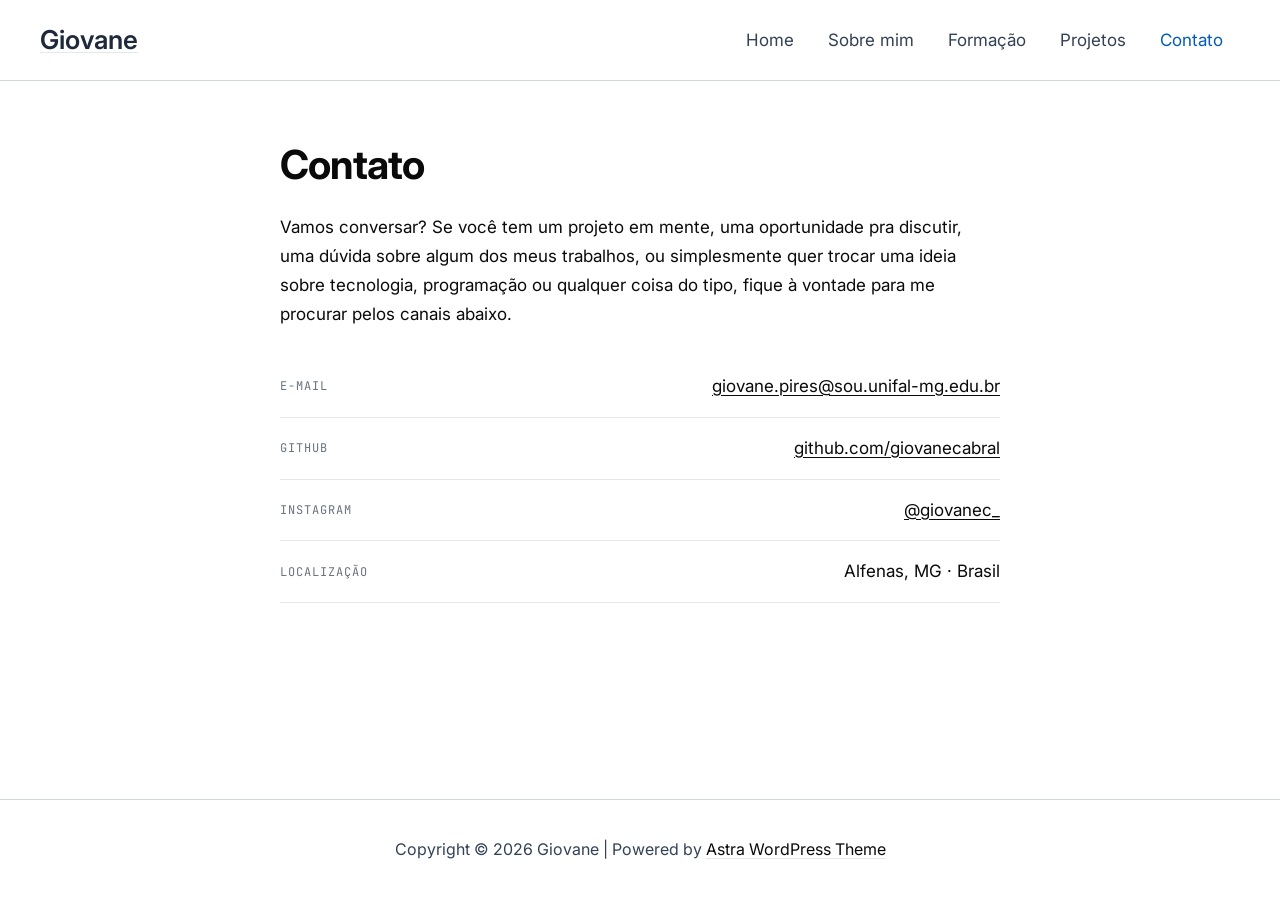
<file: contato/index.html>
<!DOCTYPE html>
<html lang="en-US">
<head><meta charset="UTF-8">

<meta name="viewport" content="width=device-width, initial-scale=1">
	<link rel="profile" href="https://gmpg.org/xfn/11"> 
	<title>Contato – Giovane</title>
<meta name="robots" content="max-image-preview:large">




<style id="wp-img-auto-sizes-contain-inline-css">
img:is([sizes=auto i],[sizes^="auto," i]){contain-intrinsic-size:3000px 1500px}
/*# sourceURL=wp-img-auto-sizes-contain-inline-css */
</style>
<link rel="stylesheet" id="astra-theme-css-css" href="https://giovanecabral.github.io/wp-content/themes/astra/assets/css/minified/main.min.css?ver=4.14.1" media="all">
<style id="astra-theme-css-inline-css">
:root{--ast-post-nav-space:0;--ast-container-default-xlg-padding:2.5em;--ast-container-default-lg-padding:2.5em;--ast-container-default-slg-padding:2em;--ast-container-default-md-padding:2.5em;--ast-container-default-sm-padding:2.5em;--ast-container-default-xs-padding:2.4em;--ast-container-default-xxs-padding:1.8em;--ast-code-block-background:#ECEFF3;--ast-comment-inputs-background:#F9FAFB;--ast-normal-container-width:1200px;--ast-narrow-container-width:750px;--ast-blog-title-font-weight:600;--ast-blog-meta-weight:600;--ast-global-color-primary:var(--ast-global-color-4);--ast-global-color-secondary:var(--ast-global-color-5);--ast-global-color-alternate-background:var(--ast-global-color-6);--ast-global-color-subtle-background:var(--ast-global-color-7);--ast-bg-style-guide:var( --ast-global-color-secondary,var(--ast-global-color-5) );--ast-shadow-style-guide:0px 0px 4px 0 #00000057;--ast-global-dark-bg-style:#fff;--ast-global-dark-lfs:#fbfbfb;--ast-widget-bg-color:#fafafa;--ast-wc-container-head-bg-color:#fbfbfb;--ast-title-layout-bg:#eeeeee;--ast-search-border-color:#e7e7e7;--ast-lifter-hover-bg:#e6e6e6;--ast-gallery-block-color:#000;--srfm-color-input-label:var(--ast-global-color-2);}html{font-size:100%;}a{color:var(--ast-global-color-0);}a:hover,a:focus{color:var(--ast-global-color-1);}body,button,input,select,textarea,.ast-button,.ast-custom-button{font-family:-apple-system,BlinkMacSystemFont,Segoe UI,Roboto,Oxygen-Sans,Ubuntu,Cantarell,Helvetica Neue,sans-serif;font-weight:400;font-size:16px;font-size:1rem;line-height:var(--ast-body-line-height,1.65);}blockquote{color:var(--ast-global-color-3);}h1,h2,h3,h4,h5,h6,.entry-content :where(h1,h2,h3,h4,h5,h6),.site-title,.site-title a{font-weight:600;}.ast-site-identity .site-title a{color:var(--ast-global-color-2);}.site-title{font-size:26px;font-size:1.625rem;display:block;}.site-header .site-description{font-size:15px;font-size:0.9375rem;display:none;}.entry-title{font-size:20px;font-size:1.25rem;}.ast-blog-single-element.ast-taxonomy-container a{font-size:14px;font-size:0.875rem;}.ast-blog-meta-container{font-size:13px;font-size:0.8125rem;}.archive .ast-article-post .ast-article-inner,.blog .ast-article-post .ast-article-inner,.archive .ast-article-post .ast-article-inner:hover,.blog .ast-article-post .ast-article-inner:hover{border-top-left-radius:6px;border-top-right-radius:6px;border-bottom-right-radius:6px;border-bottom-left-radius:6px;overflow:hidden;}h1,.entry-content :where(h1){font-size:36px;font-size:2.25rem;font-weight:600;line-height:1.4em;}h2,.entry-content :where(h2){font-size:30px;font-size:1.875rem;font-weight:600;line-height:1.3em;}h3,.entry-content :where(h3){font-size:24px;font-size:1.5rem;font-weight:600;line-height:1.3em;}h4,.entry-content :where(h4){font-size:20px;font-size:1.25rem;line-height:1.2em;font-weight:600;}h5,.entry-content :where(h5){font-size:18px;font-size:1.125rem;line-height:1.2em;font-weight:600;}h6,.entry-content :where(h6){font-size:16px;font-size:1rem;line-height:1.25em;font-weight:600;}::selection{background-color:var(--ast-global-color-0);color:#ffffff;}body,h1,h2,h3,h4,h5,h6,.entry-title a,.entry-content :where(h1,h2,h3,h4,h5,h6){color:var(--ast-global-color-3);}.tagcloud a:hover,.tagcloud a:focus,.tagcloud a.current-item{color:#ffffff;border-color:var(--ast-global-color-0);background-color:var(--ast-global-color-0);}input:focus,input[type="text"]:focus,input[type="email"]:focus,input[type="url"]:focus,input[type="password"]:focus,input[type="reset"]:focus,input[type="search"]:focus,textarea:focus{border-color:var(--ast-global-color-0);}input[type="radio"]:checked,input[type=reset],input[type="checkbox"]:checked,input[type="checkbox"]:hover:checked,input[type="checkbox"]:focus:checked,input[type=range]::-webkit-slider-thumb{border-color:var(--ast-global-color-0);background-color:var(--ast-global-color-0);box-shadow:none;}.site-footer a:hover + .post-count,.site-footer a:focus + .post-count{background:var(--ast-global-color-0);border-color:var(--ast-global-color-0);}.single .nav-links .nav-previous,.single .nav-links .nav-next{color:var(--ast-global-color-0);}.entry-meta,.entry-meta *{line-height:1.45;color:var(--ast-global-color-0);font-weight:600;}.entry-meta a:not(.ast-button):hover,.entry-meta a:not(.ast-button):hover *,.entry-meta a:not(.ast-button):focus,.entry-meta a:not(.ast-button):focus *,.page-links > .page-link,.page-links .page-link:hover,.post-navigation a:hover{color:var(--ast-global-color-1);}#cat option,.secondary .calendar_wrap thead a,.secondary .calendar_wrap thead a:visited{color:var(--ast-global-color-0);}.secondary .calendar_wrap #today,.ast-progress-val span{background:var(--ast-global-color-0);}.secondary a:hover + .post-count,.secondary a:focus + .post-count{background:var(--ast-global-color-0);border-color:var(--ast-global-color-0);}.calendar_wrap #today > a{color:#ffffff;}.page-links .page-link,.single .post-navigation a{color:var(--ast-global-color-3);}.ast-search-menu-icon .search-form button.search-submit{padding:0 4px;}.ast-search-menu-icon form.search-form{padding-right:0;}.ast-header-search .ast-search-menu-icon.ast-dropdown-active .search-form,.ast-header-search .ast-search-menu-icon.ast-dropdown-active .search-field:focus{transition:all 0.2s;}.search-form input.search-field:focus{outline:none;}.ast-mobile-header-content .ast-builder-layout-element:not(.ast-builder-menu):not(.ast-header-divider-element),.ast-mobile-popup-content .ast-builder-layout-element:not(.ast-builder-menu):not(.ast-header-divider-element){padding:15px 20px;}.ast-search-menu-icon .search-form button.search-submit:focus,.ast-theme-transparent-header .ast-header-search .ast-dropdown-active .ast-icon,.ast-theme-transparent-header .ast-inline-search .search-field:focus .ast-icon{color:var(--ast-global-color-1);}.ast-desktop .ast-header-search .slide-search .search-form{border:2px solid var(--ast-global-color-0);}.ast-header-search .slide-search .search-field{background-color:var(--ast-global-dark-bg-style);}.ast-archive-title{color:var(--ast-global-color-2);}.widget-title{font-size:22px;font-size:1.375rem;color:var(--ast-global-color-2);}.ast-single-post .entry-content a,.ast-comment-content a:not(.ast-comment-edit-reply-wrap a){text-decoration:underline;}.ast-single-post .entry-content .uagb-tab a,.ast-single-post .entry-content .uagb-ifb-cta a,.ast-single-post .entry-content .uabb-module-content a,.ast-single-post .entry-content .uagb-post-grid a,.ast-single-post .entry-content .uagb-timeline a,.ast-single-post .entry-content .uagb-toc__wrap a,.ast-single-post .entry-content .uagb-taxomony-box a,.entry-content .wp-block-latest-posts > li > a,.ast-single-post .entry-content .wp-block-file__button,a.ast-post-filter-single,.ast-single-post .ast-comment-content .comment-reply-link,.ast-single-post .ast-comment-content .comment-edit-link{text-decoration:none;}.ast-search-menu-icon.slide-search a:focus-visible:focus-visible,.astra-search-icon:focus-visible,#close:focus-visible,a:focus-visible,.ast-menu-toggle:focus-visible,.site .skip-link:focus-visible,.wp-block-loginout input:focus-visible,.wp-block-search.wp-block-search__button-inside .wp-block-search__inside-wrapper,.ast-header-navigation-arrow:focus-visible,.ast-orders-table__row .ast-orders-table__cell:focus-visible,a#ast-apply-coupon:focus-visible,#ast-apply-coupon:focus-visible,#close:focus-visible,.button.search-submit:focus-visible,#search_submit:focus,.normal-search:focus-visible,.ast-header-account-wrap:focus-visible,.astra-cart-drawer-close:focus,.ast-single-variation:focus,.ast-button:focus,.ast-builder-button-wrap:has(.ast-custom-button-link:focus),.ast-builder-button-wrap .ast-custom-button-link:focus{outline-style:dotted;outline-color:inherit;outline-width:thin;}input:focus,input[type="text"]:focus,input[type="email"]:focus,input[type="url"]:focus,input[type="password"]:focus,input[type="reset"]:focus,input[type="search"]:focus,input[type="number"]:focus,textarea:focus,.wp-block-search__input:focus,[data-section="section-header-mobile-trigger"] .ast-button-wrap .ast-mobile-menu-trigger-minimal:focus,.ast-mobile-popup-drawer.active .menu-toggle-close:focus,#ast-scroll-top:focus,#coupon_code:focus,#ast-coupon-code:focus{border-style:dotted;border-color:inherit;border-width:thin;}input{outline:none;}.ast-logo-title-inline .site-logo-img{padding-right:1em;}body .ast-oembed-container *{position:absolute;top:0;width:100%;height:100%;left:0;}body .wp-block-embed-pocket-casts .ast-oembed-container *{position:unset;}.ast-single-post-featured-section + article {margin-top: 2em;}.site-content .ast-single-post-featured-section img {width: 100%;overflow: hidden;object-fit: cover;}.ast-separate-container .site-content .ast-single-post-featured-section + article {margin-top: -80px;z-index: 9;position: relative;border-radius: 4px;}@media (min-width: 922px) {.ast-no-sidebar .site-content .ast-article-image-container--wide {margin-left: -120px;margin-right: -120px;max-width: unset;width: unset;}.ast-left-sidebar .site-content .ast-article-image-container--wide,.ast-right-sidebar .site-content .ast-article-image-container--wide {margin-left: -10px;margin-right: -10px;}.site-content .ast-article-image-container--full {margin-left: calc( -50vw + 50%);margin-right: calc( -50vw + 50%);max-width: 100vw;width: 100vw;}.ast-left-sidebar .site-content .ast-article-image-container--full,.ast-right-sidebar .site-content .ast-article-image-container--full {margin-left: -10px;margin-right: -10px;max-width: inherit;width: auto;}}.site > .ast-single-related-posts-container {margin-top: 0;}@media (min-width: 922px) {.ast-desktop .ast-container--narrow {max-width: var(--ast-narrow-container-width);margin: 0 auto;}}input[type="text"],input[type="number"],input[type="email"],input[type="url"],input[type="password"],input[type="search"],input[type=reset],input[type=tel],input[type=date],select,textarea{font-size:16px;font-style:normal;font-weight:400;line-height:24px;width:100%;padding:12px 16px;border-radius:4px;box-shadow:0px 1px 2px 0px rgba(0,0,0,0.05);color:var(--ast-form-input-text,#475569);}input[type="text"],input[type="number"],input[type="email"],input[type="url"],input[type="password"],input[type="search"],input[type=reset],input[type=tel],input[type=date],select{height:40px;}input[type="date"]{border-width:1px;border-style:solid;border-color:var(--ast-border-color);background:var( --ast-global-color-secondary,var(--ast-global-color-5) );}input[type="text"]:focus,input[type="number"]:focus,input[type="email"]:focus,input[type="url"]:focus,input[type="password"]:focus,input[type="search"]:focus,input[type=reset]:focus,input[type="tel"]:focus,input[type="date"]:focus,select:focus,textarea:focus{border-color:#046BD2;box-shadow:none;outline:none;color:var(--ast-form-input-focus-text,#475569);}label,legend{color:var(--ast-global-color-2,#111827 );font-size:14px;font-style:normal;font-weight:500;line-height:20px;}select{padding:6px 10px;}fieldset{padding:30px;border-radius:4px;}button,.ast-button,.button,input[type="button"],input[type="reset"],input[type="submit"],a:where(.wp-block-button__link){border-radius:4px;box-shadow:0px 1px 2px 0px rgba(0,0,0,0.05);}:root{--ast-comment-inputs-background:#FFF;}::placeholder{color:var(--ast-form-field-color,#9CA3AF);}::-ms-input-placeholder{color:var(--ast-form-field-color,#9CA3AF);}@media (max-width:921.99px){#ast-desktop-header{display:none;}}@media (min-width:922px){#ast-mobile-header{display:none;}}.wp-block-buttons.aligncenter{justify-content:center;}@media (max-width:921px){.ast-theme-transparent-header #primary,.ast-theme-transparent-header #secondary{padding:0;}}@media (max-width:921px){.ast-plain-container.ast-no-sidebar #primary{padding:0;}}.ast-plain-container.ast-no-sidebar #primary{margin-top:0;margin-bottom:0;}@media (min-width:1200px){.ast-plain-container.ast-no-sidebar #primary{margin-top:60px;margin-bottom:60px;}}.wp-block-button.is-style-outline .wp-block-button__link{border-color:var(--ast-global-color-0);}div.wp-block-button.is-style-outline > .wp-block-button__link:not(.has-text-color),div.wp-block-button.wp-block-button__link.is-style-outline:not(.has-text-color){color:var(--ast-global-color-0);}.wp-block-button.is-style-outline .wp-block-button__link:hover,.wp-block-buttons .wp-block-button.is-style-outline .wp-block-button__link:focus,.wp-block-buttons .wp-block-button.is-style-outline > .wp-block-button__link:not(.has-text-color):hover,.wp-block-buttons .wp-block-button.wp-block-button__link.is-style-outline:not(.has-text-color):hover{color:#ffffff;background-color:var(--ast-global-color-1);border-color:var(--ast-global-color-1);}.post-page-numbers.current .page-link,.ast-pagination .page-numbers.current{color:#ffffff;border-color:var(--ast-global-color-0);background-color:var(--ast-global-color-0);}.wp-block-buttons .wp-block-button.is-style-outline .wp-block-button__link.wp-element-button,.ast-outline-button,.wp-block-uagb-buttons-child .uagb-buttons-repeater.ast-outline-button{border-color:var(--ast-global-color-0);border-top-width:2px;border-right-width:2px;border-bottom-width:2px;border-left-width:2px;font-family:inherit;font-weight:500;font-size:16px;font-size:1rem;line-height:1em;padding-top:13px;padding-right:30px;padding-bottom:13px;padding-left:30px;}.wp-block-buttons .wp-block-button.is-style-outline > .wp-block-button__link:not(.has-text-color),.wp-block-buttons .wp-block-button.wp-block-button__link.is-style-outline:not(.has-text-color),.ast-outline-button{color:var(--ast-global-color-0);}.wp-block-button.is-style-outline .wp-block-button__link:hover,.wp-block-buttons .wp-block-button.is-style-outline .wp-block-button__link:focus,.wp-block-buttons .wp-block-button.is-style-outline > .wp-block-button__link:not(.has-text-color):hover,.wp-block-buttons .wp-block-button.wp-block-button__link.is-style-outline:not(.has-text-color):hover,.ast-outline-button:hover,.ast-outline-button:focus,.wp-block-uagb-buttons-child .uagb-buttons-repeater.ast-outline-button:hover,.wp-block-uagb-buttons-child .uagb-buttons-repeater.ast-outline-button:focus{color:#ffffff;background-color:var(--ast-global-color-1);border-color:var(--ast-global-color-1);}.ast-single-post .entry-content a.ast-outline-button,.ast-single-post .entry-content .is-style-outline>.wp-block-button__link{text-decoration:none;}.wp-block-button .wp-block-button__link.wp-element-button.is-style-outline:not(.has-background),.wp-block-button.is-style-outline>.wp-block-button__link.wp-element-button:not(.has-background),.ast-outline-button{background-color:transparent;}.uagb-buttons-repeater.ast-outline-button{border-radius:9999px;}@media (max-width:921px){.wp-block-buttons .wp-block-button.is-style-outline .wp-block-button__link.wp-element-button,.ast-outline-button,.wp-block-uagb-buttons-child .uagb-buttons-repeater.ast-outline-button{padding-top:12px;padding-right:28px;padding-bottom:12px;padding-left:28px;}}@media (max-width:544px){.wp-block-buttons .wp-block-button.is-style-outline .wp-block-button__link.wp-element-button,.ast-outline-button,.wp-block-uagb-buttons-child .uagb-buttons-repeater.ast-outline-button{padding-top:10px;padding-right:24px;padding-bottom:10px;padding-left:24px;}}.entry-content[data-ast-blocks-layout] > figure{margin-bottom:1em;}h1.widget-title{font-weight:600;}h2.widget-title{font-weight:600;}h3.widget-title{font-weight:600;}#page{display:flex;flex-direction:column;min-height:100vh;}.ast-404-layout-1 h1.page-title{color:var(--ast-global-color-2);}.single .post-navigation a{line-height:1em;height:inherit;}.error-404 .page-sub-title{font-size:1.5rem;font-weight:inherit;}.search .site-content .content-area .search-form{margin-bottom:0;}#page .site-content{flex-grow:1;}.widget{margin-bottom:1.25em;}#secondary li{line-height:1.5em;}#secondary .wp-block-group h2{margin-bottom:0.7em;}#secondary h2{font-size:1.7rem;}.ast-separate-container .ast-article-post,.ast-separate-container .ast-article-single,.ast-separate-container .comment-respond{padding:3em;}.ast-separate-container .ast-article-single .ast-article-single{padding:0;}.ast-article-single .wp-block-post-template-is-layout-grid{padding-left:0;}.ast-separate-container .comments-title,.ast-narrow-container .comments-title{padding:1.5em 2em;}.ast-page-builder-template .comment-form-textarea,.ast-comment-formwrap .ast-grid-common-col{padding:0;}.ast-comment-formwrap{padding:0;display:inline-flex;column-gap:20px;width:100%;margin-left:0;margin-right:0;}.comments-area textarea#comment:focus,.comments-area textarea#comment:active,.comments-area .ast-comment-formwrap input[type="text"]:focus,.comments-area .ast-comment-formwrap input[type="text"]:active {box-shadow:none;outline:none;}.archive.ast-page-builder-template .entry-header{margin-top:2em;}.ast-page-builder-template .ast-comment-formwrap{width:100%;}.entry-title{margin-bottom:0.6em;}.ast-archive-description p{font-size:inherit;font-weight:inherit;line-height:inherit;}.ast-separate-container .ast-comment-list li.depth-1,.hentry{margin-bottom:1.5em;}.site-content section.ast-archive-description{margin-bottom:2em;}@media (min-width:921px){.ast-left-sidebar.ast-page-builder-template #secondary,.archive.ast-right-sidebar.ast-page-builder-template .site-main{padding-left:20px;padding-right:20px;}}@media (max-width:544px){.ast-comment-formwrap.ast-row{column-gap:10px;display:inline-block;}#ast-commentform .ast-grid-common-col{position:relative;width:100%;}}@media (min-width:1201px){.ast-separate-container .ast-article-post,.ast-separate-container .ast-article-single,.ast-separate-container .ast-author-box,.ast-separate-container .ast-404-layout-1,.ast-separate-container .no-results{padding:3em;}}@media (max-width:921px){.ast-left-sidebar #content > .ast-container{display:flex;flex-direction:column-reverse;width:100%;}}@media (min-width:922px){.ast-separate-container.ast-right-sidebar #primary,.ast-separate-container.ast-left-sidebar #primary{border:0;}.search-no-results.ast-separate-container #primary{margin-bottom:4em;}}.wp-block-button .wp-block-button__link{color:#ffffff;}.wp-block-button .wp-block-button__link:hover,.wp-block-button .wp-block-button__link:focus{color:#ffffff;background-color:var(--ast-global-color-1);border-color:var(--ast-global-color-1);}.wp-block-button .wp-block-button__link,.wp-block-search .wp-block-search__button,body .wp-block-file .wp-block-file__button{border-color:var(--ast-global-color-0);background-color:var(--ast-global-color-0);color:#ffffff;font-family:inherit;font-weight:500;line-height:1em;font-size:16px;font-size:1rem;padding-top:15px;padding-right:30px;padding-bottom:15px;padding-left:30px;}.ast-single-post .entry-content .wp-block-button .wp-block-button__link,.ast-single-post .entry-content .wp-block-search .wp-block-search__button,body .entry-content .wp-block-file .wp-block-file__button{text-decoration:none;}@media (max-width:921px){.wp-block-button .wp-block-button__link,.wp-block-search .wp-block-search__button,body .wp-block-file .wp-block-file__button{padding-top:14px;padding-right:28px;padding-bottom:14px;padding-left:28px;}}@media (max-width:544px){.wp-block-button .wp-block-button__link,.wp-block-search .wp-block-search__button,body .wp-block-file .wp-block-file__button{padding-top:12px;padding-right:24px;padding-bottom:12px;padding-left:24px;}}.menu-toggle,button,.ast-button,.ast-custom-button,.button,input#submit,input[type="button"],input[type="submit"],input[type="reset"],#comments .submit,.search .search-submit,form[CLASS*="wp-block-search__"].wp-block-search .wp-block-search__inside-wrapper .wp-block-search__button,body .wp-block-file .wp-block-file__button,.search .search-submit{border-style:solid;border-top-width:0;border-right-width:0;border-left-width:0;border-bottom-width:0;color:#ffffff;border-color:var(--ast-global-color-0);background-color:var(--ast-global-color-0);padding-top:15px;padding-right:30px;padding-bottom:15px;padding-left:30px;font-family:inherit;font-weight:500;font-size:16px;font-size:1rem;line-height:1em;}button:focus,.menu-toggle:hover,button:hover,.ast-button:hover,.ast-custom-button:hover .button:hover,.ast-custom-button:hover ,input[type=reset]:hover,input[type=reset]:focus,input#submit:hover,input#submit:focus,input[type="button"]:hover,input[type="button"]:focus,input[type="submit"]:hover,input[type="submit"]:focus,form[CLASS*="wp-block-search__"].wp-block-search .wp-block-search__inside-wrapper .wp-block-search__button:hover,form[CLASS*="wp-block-search__"].wp-block-search .wp-block-search__inside-wrapper .wp-block-search__button:focus,body .wp-block-file .wp-block-file__button:hover,body .wp-block-file .wp-block-file__button:focus{color:#ffffff;background-color:var(--ast-global-color-1);border-color:var(--ast-global-color-1);}form[CLASS*="wp-block-search__"].wp-block-search .wp-block-search__inside-wrapper .wp-block-search__button.has-icon{padding-top:calc(15px - 3px);padding-right:calc(30px - 3px);padding-bottom:calc(15px - 3px);padding-left:calc(30px - 3px);}@media (max-width:921px){.menu-toggle,button,.ast-button,.ast-custom-button,.button,input#submit,input[type="button"],input[type="submit"],input[type="reset"],#comments .submit,.search .search-submit,form[CLASS*="wp-block-search__"].wp-block-search .wp-block-search__inside-wrapper .wp-block-search__button,body .wp-block-file .wp-block-file__button,.search .search-submit{padding-top:14px;padding-right:28px;padding-bottom:14px;padding-left:28px;}}@media (max-width:544px){.menu-toggle,button,.ast-button,.ast-custom-button,.button,input#submit,input[type="button"],input[type="submit"],input[type="reset"],#comments .submit,.search .search-submit,form[CLASS*="wp-block-search__"].wp-block-search .wp-block-search__inside-wrapper .wp-block-search__button,body .wp-block-file .wp-block-file__button,.search .search-submit{padding-top:12px;padding-right:24px;padding-bottom:12px;padding-left:24px;}}@media (max-width:921px){.ast-mobile-header-stack .main-header-bar .ast-search-menu-icon{display:inline-block;}.ast-header-break-point.ast-header-custom-item-outside .ast-mobile-header-stack .main-header-bar .ast-search-icon{margin:0;}.ast-comment-avatar-wrap img{max-width:2.5em;}.ast-comment-meta{padding:0 1.8888em 1.3333em;}}@media (min-width:544px){.ast-container{max-width:100%;}}@media (max-width:544px){.ast-separate-container .ast-article-post,.ast-separate-container .ast-article-single,.ast-separate-container .comments-title,.ast-separate-container .ast-archive-description{padding:1.5em 1em;}.ast-separate-container #content .ast-container{padding-left:0.54em;padding-right:0.54em;}.ast-separate-container .ast-comment-list .bypostauthor{padding:.5em;}.ast-search-menu-icon.ast-dropdown-active .search-field{width:170px;}} #ast-mobile-header .ast-site-header-cart-li a{pointer-events:none;}.ast-separate-container{background-color:var(--ast-global-color-5);}@media (max-width:921px){.site-title{display:block;}.site-header .site-description{display:none;}h1,.entry-content :where(h1){font-size:30px;font-size:1.875rem;}h2,.entry-content :where(h2){font-size:25px;font-size:1.5625rem;}h3,.entry-content :where(h3){font-size:20px;font-size:1.25rem;}}@media (max-width:544px){.site-title{display:block;}.site-header .site-description{display:none;}h1,.entry-content :where(h1){font-size:30px;font-size:1.875rem;}h2,.entry-content :where(h2){font-size:25px;font-size:1.5625rem;}h3,.entry-content :where(h3){font-size:20px;font-size:1.25rem;}}@media (max-width:921px){html{font-size:91.2%;}}@media (max-width:544px){html{font-size:91.2%;}}@media (min-width:922px){.ast-container{max-width:1240px;}}@media (min-width:922px){.site-content .ast-container{display:flex;}}@media (max-width:921px){.site-content .ast-container{flex-direction:column;}}.entry-content :where(h1,h2,h3,h4,h5,h6){clear:none;}@media (min-width:922px){.main-header-menu .sub-menu .menu-item.ast-left-align-sub-menu:hover > .sub-menu,.main-header-menu .sub-menu .menu-item.ast-left-align-sub-menu.focus > .sub-menu{margin-left:-0px;}}.entry-content li > p{margin-bottom:0;}.site .comments-area{padding-bottom:2em;margin-top:2em;}.wp-block-file {display: flex;align-items: center;flex-wrap: wrap;justify-content: space-between;}.wp-block-pullquote {border: none;}.wp-block-pullquote blockquote::before {content: "\201D";font-family: "Helvetica",sans-serif;display: flex;transform: rotate( 180deg );font-size: 6rem;font-style: normal;line-height: 1;font-weight: bold;align-items: center;justify-content: center;}.has-text-align-right > blockquote::before {justify-content: flex-start;}.has-text-align-left > blockquote::before {justify-content: flex-end;}figure.wp-block-pullquote.is-style-solid-color blockquote {max-width: 100%;text-align: inherit;}:root {--wp--custom--ast-default-block-top-padding: 3em;--wp--custom--ast-default-block-right-padding: 3em;--wp--custom--ast-default-block-bottom-padding: 3em;--wp--custom--ast-default-block-left-padding: 3em;--wp--custom--ast-container-width: 1200px;--wp--custom--ast-content-width-size: 1200px;--wp--custom--ast-wide-width-size: calc(1200px + var(--wp--custom--ast-default-block-left-padding) + var(--wp--custom--ast-default-block-right-padding));}.ast-narrow-container {--wp--custom--ast-content-width-size: 750px;--wp--custom--ast-wide-width-size: 750px;}@media(max-width: 921px) {:root {--wp--custom--ast-default-block-top-padding: 3em;--wp--custom--ast-default-block-right-padding: 2em;--wp--custom--ast-default-block-bottom-padding: 3em;--wp--custom--ast-default-block-left-padding: 2em;}}@media(max-width: 544px) {:root {--wp--custom--ast-default-block-top-padding: 3em;--wp--custom--ast-default-block-right-padding: 1.5em;--wp--custom--ast-default-block-bottom-padding: 3em;--wp--custom--ast-default-block-left-padding: 1.5em;}}.entry-content > .wp-block-group,.entry-content > .wp-block-cover,.entry-content > .wp-block-columns {padding-top: var(--wp--custom--ast-default-block-top-padding);padding-right: var(--wp--custom--ast-default-block-right-padding);padding-bottom: var(--wp--custom--ast-default-block-bottom-padding);padding-left: var(--wp--custom--ast-default-block-left-padding);}.ast-plain-container.ast-no-sidebar .entry-content > .alignfull,.ast-page-builder-template .ast-no-sidebar .entry-content > .alignfull {margin-left: calc( -50vw + 50%);margin-right: calc( -50vw + 50%);max-width: 100vw;width: 100vw;}.ast-plain-container.ast-no-sidebar .entry-content .alignfull .alignfull,.ast-page-builder-template.ast-no-sidebar .entry-content .alignfull .alignfull,.ast-plain-container.ast-no-sidebar .entry-content .alignfull .alignwide,.ast-page-builder-template.ast-no-sidebar .entry-content .alignfull .alignwide,.ast-plain-container.ast-no-sidebar .entry-content .alignwide .alignfull,.ast-page-builder-template.ast-no-sidebar .entry-content .alignwide .alignfull,.ast-plain-container.ast-no-sidebar .entry-content .alignwide .alignwide,.ast-page-builder-template.ast-no-sidebar .entry-content .alignwide .alignwide,.ast-plain-container.ast-no-sidebar .entry-content .wp-block-column .alignfull,.ast-page-builder-template.ast-no-sidebar .entry-content .wp-block-column .alignfull,.ast-plain-container.ast-no-sidebar .entry-content .wp-block-column .alignwide,.ast-page-builder-template.ast-no-sidebar .entry-content .wp-block-column .alignwide {margin-left: auto;margin-right: auto;width: 100%;}[data-ast-blocks-layout] .wp-block-separator:not(.is-style-dots) {height: 0;}[data-ast-blocks-layout] .wp-block-separator {margin: 20px auto;}[data-ast-blocks-layout] .wp-block-separator:not(.is-style-wide):not(.is-style-dots) {max-width: 100px;}[data-ast-blocks-layout] .wp-block-separator.has-background {padding: 0;}.entry-content[data-ast-blocks-layout] > * {max-width: var(--wp--custom--ast-content-width-size);margin-left: auto;margin-right: auto;}.entry-content[data-ast-blocks-layout] > .alignwide {max-width: var(--wp--custom--ast-wide-width-size);}.entry-content[data-ast-blocks-layout] .alignfull {max-width: none;}.entry-content .wp-block-columns {margin-bottom: 0;}blockquote {margin: 1.5em;border-color: rgba(0,0,0,0.05);}.wp-block-quote:not(.has-text-align-right):not(.has-text-align-center) {border-left: 5px solid rgba(0,0,0,0.05);}.has-text-align-right > blockquote,blockquote.has-text-align-right {border-right: 5px solid rgba(0,0,0,0.05);}.has-text-align-left > blockquote,blockquote.has-text-align-left {border-left: 5px solid rgba(0,0,0,0.05);}.wp-block-site-tagline,.wp-block-latest-posts .read-more {margin-top: 15px;}.wp-block-loginout p label {display: block;}.wp-block-loginout p:not(.login-remember):not(.login-submit) input {width: 100%;}.wp-block-loginout input:focus {border-color: transparent;}.wp-block-loginout input:focus {outline: thin dotted;}.entry-content .wp-block-media-text .wp-block-media-text__content {padding: 0 0 0 8%;}.entry-content .wp-block-media-text.has-media-on-the-right .wp-block-media-text__content {padding: 0 8% 0 0;}.entry-content .wp-block-media-text.has-background .wp-block-media-text__content {padding: 8%;}.entry-content .wp-block-cover:not([class*="background-color"]):not(.has-text-color.has-link-color) .wp-block-cover__inner-container,.entry-content .wp-block-cover:not([class*="background-color"]) .wp-block-cover-image-text,.entry-content .wp-block-cover:not([class*="background-color"]) .wp-block-cover-text,.entry-content .wp-block-cover-image:not([class*="background-color"]) .wp-block-cover__inner-container,.entry-content .wp-block-cover-image:not([class*="background-color"]) .wp-block-cover-image-text,.entry-content .wp-block-cover-image:not([class*="background-color"]) .wp-block-cover-text {color: var(--ast-global-color-primary,var(--ast-global-color-5));}.wp-block-loginout .login-remember input {width: 1.1rem;height: 1.1rem;margin: 0 5px 4px 0;vertical-align: middle;}.wp-block-latest-posts > li > *:first-child,.wp-block-latest-posts:not(.is-grid) > li:first-child {margin-top: 0;}.entry-content > .wp-block-buttons,.entry-content > .wp-block-uagb-buttons {margin-bottom: 1.5em;}.wp-block-search__inside-wrapper .wp-block-search__input {padding: 0 10px;color: var(--ast-global-color-3);background: var(--ast-global-color-primary,var(--ast-global-color-5));border-color: var(--ast-border-color);}.wp-block-latest-posts .read-more {margin-bottom: 1.5em;}.wp-block-search__no-button .wp-block-search__inside-wrapper .wp-block-search__input {padding-top: 5px;padding-bottom: 5px;}.wp-block-latest-posts .wp-block-latest-posts__post-date,.wp-block-latest-posts .wp-block-latest-posts__post-author {font-size: 1rem;}.wp-block-latest-posts > li > *,.wp-block-latest-posts:not(.is-grid) > li {margin-top: 12px;margin-bottom: 12px;}.ast-page-builder-template .entry-content[data-ast-blocks-layout] > .alignwide:where(:not(.uagb-is-root-container):not(.spectra-is-root-container)) > * {max-width: var(--wp--custom--ast-wide-width-size);}.ast-page-builder-template .entry-content[data-ast-blocks-layout] > .inherit-container-width > *,.ast-page-builder-template .entry-content[data-ast-blocks-layout] > *:not(.wp-block-group):where(:not(.uagb-is-root-container):not(.spectra-is-root-container)) > *,.entry-content[data-ast-blocks-layout] > .wp-block-cover .wp-block-cover__inner-container {max-width: none ;margin-left: auto;margin-right: auto;}.ast-page-builder-template .entry-content[data-ast-blocks-layout] > *,.ast-page-builder-template .entry-content[data-ast-blocks-layout] > .alignfull:where(:not(.wp-block-group):not(.uagb-is-root-container):not(.spectra-is-root-container)) > * {max-width: none;}.entry-content[data-ast-blocks-layout] .wp-block-cover:not(.alignleft):not(.alignright) {width: auto;}@media(max-width: 1200px) {.ast-separate-container .entry-content > .alignfull,.ast-separate-container .entry-content[data-ast-blocks-layout] > .alignwide,.ast-plain-container .entry-content[data-ast-blocks-layout] > .alignwide,.ast-plain-container .entry-content .alignfull {margin-left: calc(-1 * min(var(--ast-container-default-xlg-padding),20px)) ;margin-right: calc(-1 * min(var(--ast-container-default-xlg-padding),20px));}}@media(min-width: 1201px) {.ast-separate-container .entry-content > .alignfull {margin-left: calc(-1 * var(--ast-container-default-xlg-padding) );margin-right: calc(-1 * var(--ast-container-default-xlg-padding) );}.ast-separate-container .entry-content[data-ast-blocks-layout] > .alignwide,.ast-plain-container .entry-content[data-ast-blocks-layout] > .alignwide {margin-left: auto;margin-right: auto;}}@media(min-width: 921px) {.ast-separate-container .entry-content .wp-block-group.alignwide:not(.inherit-container-width) > :where(:not(.alignleft):not(.alignright)),.ast-plain-container .entry-content .wp-block-group.alignwide:not(.inherit-container-width) > :where(:not(.alignleft):not(.alignright)) {max-width: calc( var(--wp--custom--ast-content-width-size) + 80px );}.ast-plain-container.ast-right-sidebar .entry-content[data-ast-blocks-layout] .alignfull,.ast-plain-container.ast-left-sidebar .entry-content[data-ast-blocks-layout] .alignfull {margin-left: -60px;margin-right: -60px;}}@media(min-width: 544px) {.entry-content > .alignleft {margin-right: 20px;}.entry-content > .alignright {margin-left: 20px;}}@media (max-width:544px){.wp-block-columns .wp-block-column:not(:last-child){margin-bottom:20px;}.wp-block-latest-posts{margin:0;}}@media( max-width: 600px ) {.entry-content .wp-block-media-text .wp-block-media-text__content,.entry-content .wp-block-media-text.has-media-on-the-right .wp-block-media-text__content {padding: 8% 0 0;}.entry-content .wp-block-media-text.has-background .wp-block-media-text__content {padding: 8%;}}.ast-page-builder-template .entry-header {padding-left: 0;}.ast-narrow-container .site-content .wp-block-uagb-image--align-full .wp-block-uagb-image__figure {max-width: 100%;margin-left: auto;margin-right: auto;}.entry-content ul,.entry-content ol {padding: revert;margin: revert;padding-left: 20px;}.entry-content ul.wc-block-product-template{padding: 0;}:root .has-ast-global-color-0-color{color:var(--ast-global-color-0);}:root .has-ast-global-color-0-background-color{background-color:var(--ast-global-color-0);}:root .wp-block-button .has-ast-global-color-0-color{color:var(--ast-global-color-0);}:root .wp-block-button .has-ast-global-color-0-background-color{background-color:var(--ast-global-color-0);}:root .has-ast-global-color-1-color{color:var(--ast-global-color-1);}:root .has-ast-global-color-1-background-color{background-color:var(--ast-global-color-1);}:root .wp-block-button .has-ast-global-color-1-color{color:var(--ast-global-color-1);}:root .wp-block-button .has-ast-global-color-1-background-color{background-color:var(--ast-global-color-1);}:root .has-ast-global-color-2-color{color:var(--ast-global-color-2);}:root .has-ast-global-color-2-background-color{background-color:var(--ast-global-color-2);}:root .wp-block-button .has-ast-global-color-2-color{color:var(--ast-global-color-2);}:root .wp-block-button .has-ast-global-color-2-background-color{background-color:var(--ast-global-color-2);}:root .has-ast-global-color-3-color{color:var(--ast-global-color-3);}:root .has-ast-global-color-3-background-color{background-color:var(--ast-global-color-3);}:root .wp-block-button .has-ast-global-color-3-color{color:var(--ast-global-color-3);}:root .wp-block-button .has-ast-global-color-3-background-color{background-color:var(--ast-global-color-3);}:root .has-ast-global-color-4-color{color:var(--ast-global-color-4);}:root .has-ast-global-color-4-background-color{background-color:var(--ast-global-color-4);}:root .wp-block-button .has-ast-global-color-4-color{color:var(--ast-global-color-4);}:root .wp-block-button .has-ast-global-color-4-background-color{background-color:var(--ast-global-color-4);}:root .has-ast-global-color-5-color{color:var(--ast-global-color-5);}:root .has-ast-global-color-5-background-color{background-color:var(--ast-global-color-5);}:root .wp-block-button .has-ast-global-color-5-color{color:var(--ast-global-color-5);}:root .wp-block-button .has-ast-global-color-5-background-color{background-color:var(--ast-global-color-5);}:root .has-ast-global-color-6-color{color:var(--ast-global-color-6);}:root .has-ast-global-color-6-background-color{background-color:var(--ast-global-color-6);}:root .wp-block-button .has-ast-global-color-6-color{color:var(--ast-global-color-6);}:root .wp-block-button .has-ast-global-color-6-background-color{background-color:var(--ast-global-color-6);}:root .has-ast-global-color-7-color{color:var(--ast-global-color-7);}:root .has-ast-global-color-7-background-color{background-color:var(--ast-global-color-7);}:root .wp-block-button .has-ast-global-color-7-color{color:var(--ast-global-color-7);}:root .wp-block-button .has-ast-global-color-7-background-color{background-color:var(--ast-global-color-7);}:root .has-ast-global-color-8-color{color:var(--ast-global-color-8);}:root .has-ast-global-color-8-background-color{background-color:var(--ast-global-color-8);}:root .wp-block-button .has-ast-global-color-8-color{color:var(--ast-global-color-8);}:root .wp-block-button .has-ast-global-color-8-background-color{background-color:var(--ast-global-color-8);}:root{--ast-global-color-0:#046bd2;--ast-global-color-1:#045cb4;--ast-global-color-2:#1e293b;--ast-global-color-3:#334155;--ast-global-color-4:#FFFFFF;--ast-global-color-5:#F0F5FA;--ast-global-color-6:#111111;--ast-global-color-7:#D1D5DB;--ast-global-color-8:#111111;}:root {--ast-border-color : var(--ast-global-color-7);}.ast-single-entry-banner {-js-display: flex;display: flex;flex-direction: column;justify-content: center;text-align: center;position: relative;background: var(--ast-title-layout-bg);}.ast-single-entry-banner[data-banner-layout="layout-1"] {max-width: 1200px;background: inherit;padding: 20px 0;}.ast-single-entry-banner[data-banner-width-type="custom"] {margin: 0 auto;width: 100%;}.ast-single-entry-banner + .site-content .entry-header {margin-bottom: 0;}.site .ast-author-avatar {--ast-author-avatar-size: ;}a.ast-underline-text {text-decoration: underline;}.ast-container > .ast-terms-link {position: relative;display: block;}a.ast-button.ast-badge-tax {padding: 4px 8px;border-radius: 3px;font-size: inherit;}header.entry-header{text-align:left;}header.entry-header .entry-title{font-weight:600;font-size:32px;font-size:2rem;}header.entry-header > *:not(:last-child){margin-bottom:10px;}header.entry-header .post-thumb-img-content{text-align:center;}header.entry-header .post-thumb img,.ast-single-post-featured-section.post-thumb img{aspect-ratio:16/9;width:100%;height:100%;}@media (max-width:921px){header.entry-header{text-align:left;}}@media (max-width:544px){header.entry-header{text-align:left;}}.ast-archive-entry-banner {-js-display: flex;display: flex;flex-direction: column;justify-content: center;text-align: center;position: relative;background: var(--ast-title-layout-bg);}.ast-archive-entry-banner[data-banner-width-type="custom"] {margin: 0 auto;width: 100%;}.ast-archive-entry-banner[data-banner-layout="layout-1"] {background: inherit;padding: 20px 0;text-align: left;}body.archive .ast-archive-description{max-width:1200px;width:100%;text-align:left;padding-top:3em;padding-right:3em;padding-bottom:3em;padding-left:3em;}body.archive .ast-archive-description .ast-archive-title,body.archive .ast-archive-description .ast-archive-title *{font-weight:600;font-size:32px;font-size:2rem;}body.archive .ast-archive-description > *:not(:last-child){margin-bottom:10px;}@media (max-width:921px){body.archive .ast-archive-description{text-align:left;}}@media (max-width:544px){body.archive .ast-archive-description{text-align:left;}}.ast-breadcrumbs .trail-browse,.ast-breadcrumbs .trail-items,.ast-breadcrumbs .trail-items li{display:inline-block;margin:0;padding:0;border:none;background:inherit;text-indent:0;text-decoration:none;}.ast-breadcrumbs .trail-browse{font-size:inherit;font-style:inherit;font-weight:inherit;color:inherit;}.ast-breadcrumbs .trail-items{list-style:none;}.trail-items li::after{padding:0 0.3em;content:"\00bb";}.trail-items li:last-of-type::after{display:none;}h1,h2,h3,h4,h5,h6,.entry-content :where(h1,h2,h3,h4,h5,h6){color:var(--ast-global-color-2);}.entry-title a{color:var(--ast-global-color-2);}@media (max-width:921px){.ast-builder-grid-row-container.ast-builder-grid-row-tablet-3-firstrow .ast-builder-grid-row > *:first-child,.ast-builder-grid-row-container.ast-builder-grid-row-tablet-3-lastrow .ast-builder-grid-row > *:last-child{grid-column:1 / -1;}}@media (max-width:544px){.ast-builder-grid-row-container.ast-builder-grid-row-mobile-3-firstrow .ast-builder-grid-row > *:first-child,.ast-builder-grid-row-container.ast-builder-grid-row-mobile-3-lastrow .ast-builder-grid-row > *:last-child{grid-column:1 / -1;}}.ast-builder-layout-element[data-section="title_tagline"]{display:flex;}@media (max-width:921.99px){.ast-header-break-point .ast-builder-layout-element[data-section="title_tagline"]{display:flex;}}@media (max-width:544px){.ast-header-break-point .ast-builder-layout-element[data-section="title_tagline"]{display:flex;}}.ast-builder-menu-1{font-family:inherit;font-weight:inherit;}.ast-builder-menu-1 .menu-item > .menu-link{color:var(--ast-global-color-3);}.ast-builder-menu-1 .menu-item > .ast-menu-toggle{color:var(--ast-global-color-3);}.ast-builder-menu-1 .menu-link:hover,.ast-builder-menu-1 .main-header-menu > .menu-item:hover > .menu-link,.ast-builder-menu-1 .inline-on-mobile .ast-menu-toggle:hover,.ast-builder-menu-1 .inline-on-mobile .main-header-menu > .menu-item:hover > .ast-menu-toggle{color:var(--ast-global-color-1);}.ast-builder-menu-1 .ast-menu-toggle:hover,.ast-builder-menu-1 .main-header-menu > .menu-item:hover > .ast-menu-toggle{color:var(--ast-global-color-1);}.ast-builder-menu-1 .menu-item.current-menu-item > .menu-link,.ast-builder-menu-1 .inline-on-mobile .menu-item.current-menu-item > .ast-menu-toggle,.ast-builder-menu-1 .current-menu-ancestor > .menu-link{color:var(--ast-global-color-1);}.ast-builder-menu-1 .menu-item.current-menu-item > .ast-menu-toggle{color:var(--ast-global-color-1);}.ast-builder-menu-1 .sub-menu,.ast-builder-menu-1 .inline-on-mobile .sub-menu{border-top-width:2px;border-bottom-width:0px;border-right-width:0px;border-left-width:0px;border-color:var(--ast-global-color-0);border-style:solid;}.ast-builder-menu-1 .sub-menu .sub-menu{top:-2px;}.ast-builder-menu-1 .main-header-menu > .menu-item > .sub-menu,.ast-builder-menu-1 .main-header-menu > .menu-item > .astra-full-megamenu-wrapper{margin-top:0px;}.ast-desktop .ast-builder-menu-1 .main-header-menu > .menu-item > .sub-menu:before,.ast-desktop .ast-builder-menu-1 .main-header-menu > .menu-item > .astra-full-megamenu-wrapper:before{height:calc( 0px + 2px + 5px );}.ast-desktop .ast-builder-menu-1 .menu-item .sub-menu .menu-link{border-style:none;}@media (max-width:921px){.ast-header-break-point .ast-builder-menu-1 .menu-item.menu-item-has-children > .ast-menu-toggle{top:0;}.ast-builder-menu-1 .inline-on-mobile .menu-item.menu-item-has-children > .ast-menu-toggle{right:-15px;}.ast-builder-menu-1 .menu-item-has-children > .menu-link:after{content:unset;}.ast-builder-menu-1 .main-header-menu > .menu-item > .sub-menu,.ast-builder-menu-1 .main-header-menu > .menu-item > .astra-full-megamenu-wrapper{margin-top:0;}}@media (max-width:544px){.ast-header-break-point .ast-builder-menu-1 .menu-item.menu-item-has-children > .ast-menu-toggle{top:0;}.ast-builder-menu-1 .main-header-menu > .menu-item > .sub-menu,.ast-builder-menu-1 .main-header-menu > .menu-item > .astra-full-megamenu-wrapper{margin-top:0;}}.ast-builder-menu-1{display:flex;}@media (max-width:921.99px){.ast-header-break-point .ast-builder-menu-1{display:flex;}}@media (max-width:544px){.ast-header-break-point .ast-builder-menu-1{display:flex;}}.site-below-footer-wrap{padding-top:20px;padding-bottom:20px;}.site-below-footer-wrap[data-section="section-below-footer-builder"]{background-color:var(--ast-global-color-4 );min-height:60px;border-style:solid;border-width:0px;border-top-width:1px;border-top-color:var( --ast-global-color-subtle-background,var(--ast-global-color-7) );}.site-below-footer-wrap[data-section="section-below-footer-builder"] .ast-builder-grid-row{max-width:1200px;min-height:60px;margin-left:auto;margin-right:auto;}.site-below-footer-wrap[data-section="section-below-footer-builder"] .ast-builder-grid-row,.site-below-footer-wrap[data-section="section-below-footer-builder"] .site-footer-section{align-items:center;}.site-below-footer-wrap[data-section="section-below-footer-builder"].ast-footer-row-inline .site-footer-section{display:flex;margin-bottom:0;}.ast-builder-grid-row-full .ast-builder-grid-row{grid-template-columns:1fr;}@media (max-width:921px){.site-below-footer-wrap[data-section="section-below-footer-builder"].ast-footer-row-tablet-inline .site-footer-section{display:flex;margin-bottom:0;}.site-below-footer-wrap[data-section="section-below-footer-builder"].ast-footer-row-tablet-stack .site-footer-section{display:block;margin-bottom:10px;}.ast-builder-grid-row-container.ast-builder-grid-row-tablet-full .ast-builder-grid-row{grid-template-columns:1fr;}}@media (max-width:544px){.site-below-footer-wrap[data-section="section-below-footer-builder"].ast-footer-row-mobile-inline .site-footer-section{display:flex;margin-bottom:0;}.site-below-footer-wrap[data-section="section-below-footer-builder"].ast-footer-row-mobile-stack .site-footer-section{display:block;margin-bottom:10px;}.ast-builder-grid-row-container.ast-builder-grid-row-mobile-full .ast-builder-grid-row{grid-template-columns:1fr;}}.site-below-footer-wrap[data-section="section-below-footer-builder"]{display:grid;}@media (max-width:921.99px){.ast-header-break-point .site-below-footer-wrap[data-section="section-below-footer-builder"]{display:grid;}}@media (max-width:544px){.ast-header-break-point .site-below-footer-wrap[data-section="section-below-footer-builder"]{display:grid;}}.ast-footer-copyright{text-align:center;}.ast-footer-copyright.site-footer-focus-item {color:var(--ast-global-color-3);}@media (max-width:921px){.ast-footer-copyright{text-align:center;}}@media (max-width:544px){.ast-footer-copyright{text-align:center;}}.ast-footer-copyright.site-footer-focus-item {font-size:16px;font-size:1rem;}.ast-footer-copyright.ast-builder-layout-element{display:flex;}@media (max-width:921.99px){.ast-header-break-point .ast-footer-copyright.ast-builder-layout-element{display:flex;}}@media (max-width:544px){.ast-header-break-point .ast-footer-copyright.ast-builder-layout-element{display:flex;}}.footer-widget-area.widget-area.site-footer-focus-item{width:auto;}.ast-footer-row-inline .footer-widget-area.widget-area.site-footer-focus-item{width:100%;}.ast-header-break-point .main-header-bar{border-bottom-width:1px;}@media (min-width:922px){.main-header-bar{border-bottom-width:1px;}}.main-header-menu .menu-item, #astra-footer-menu .menu-item, .main-header-bar .ast-masthead-custom-menu-items{-js-display:flex;display:flex;-webkit-box-pack:center;-webkit-justify-content:center;-moz-box-pack:center;-ms-flex-pack:center;justify-content:center;-webkit-box-orient:vertical;-webkit-box-direction:normal;-webkit-flex-direction:column;-moz-box-orient:vertical;-moz-box-direction:normal;-ms-flex-direction:column;flex-direction:column;}.main-header-menu > .menu-item > .menu-link, #astra-footer-menu > .menu-item > .menu-link{height:100%;-webkit-box-align:center;-webkit-align-items:center;-moz-box-align:center;-ms-flex-align:center;align-items:center;-js-display:flex;display:flex;}#ast-desktop-header .main-header-menu > .menu-item.menu-item-has-children > .menu-link .ast-header-navigation-arrow{padding-right:10px;margin-right:-10px;}.ast-header-break-point .main-navigation ul .menu-item .menu-link .icon-arrow:first-of-type svg{top:.2em;margin-top:0px;margin-left:0px;width:.65em;transform:translate(0, -2px) rotateZ(270deg);}.ast-mobile-popup-content .ast-submenu-expanded > .ast-menu-toggle{transform:rotateX(180deg);overflow-y:auto;}@media (min-width:922px){.ast-builder-menu .main-navigation > ul > li:last-child a{margin-right:0;}}.ast-separate-container .ast-article-inner{background-color:var(--ast-global-color-4);}@media (max-width:921px){.ast-separate-container .ast-article-inner{background-color:var(--ast-global-color-4);}}@media (max-width:544px){.ast-separate-container .ast-article-inner{background-color:var(--ast-global-color-4);}}.ast-separate-container .ast-article-single:not(.ast-related-post), .ast-separate-container .error-404, .ast-separate-container .no-results, .single.ast-separate-container .site-main .ast-author-meta, .ast-separate-container .related-posts-title-wrapper, .ast-separate-container .comments-count-wrapper, .ast-box-layout.ast-plain-container .site-content, .ast-padded-layout.ast-plain-container .site-content, .ast-separate-container .ast-archive-description, .ast-separate-container .comments-area{background-color:var(--ast-global-color-4);}@media (max-width:921px){.ast-separate-container .ast-article-single:not(.ast-related-post), .ast-separate-container .error-404, .ast-separate-container .no-results, .single.ast-separate-container .site-main .ast-author-meta, .ast-separate-container .related-posts-title-wrapper, .ast-separate-container .comments-count-wrapper, .ast-box-layout.ast-plain-container .site-content, .ast-padded-layout.ast-plain-container .site-content, .ast-separate-container .ast-archive-description{background-color:var(--ast-global-color-4);}}@media (max-width:544px){.ast-separate-container .ast-article-single:not(.ast-related-post), .ast-separate-container .error-404, .ast-separate-container .no-results, .single.ast-separate-container .site-main .ast-author-meta, .ast-separate-container .related-posts-title-wrapper, .ast-separate-container .comments-count-wrapper, .ast-box-layout.ast-plain-container .site-content, .ast-padded-layout.ast-plain-container .site-content, .ast-separate-container .ast-archive-description{background-color:var(--ast-global-color-4);}}.ast-separate-container.ast-two-container #secondary .widget{background-color:var(--ast-global-color-4);}@media (max-width:921px){.ast-separate-container.ast-two-container #secondary .widget{background-color:var(--ast-global-color-4);}}@media (max-width:544px){.ast-separate-container.ast-two-container #secondary .widget{background-color:var(--ast-global-color-4);}}.ast-plain-container, .ast-page-builder-template{background-color:var(--ast-global-color-4);}@media (max-width:921px){.ast-plain-container, .ast-page-builder-template{background-color:var(--ast-global-color-4);}}@media (max-width:544px){.ast-plain-container, .ast-page-builder-template{background-color:var(--ast-global-color-4);}}
		#ast-scroll-top {
			display: none;
			position: fixed;
			text-align: center;
			cursor: pointer;
			z-index: 99;
			width: 2.1em;
			height: 2.1em;
			line-height: 2.1;
			color: #ffffff;
			border-radius: 2px;
			content: "";
			outline: inherit;
		}
		@media (min-width: 769px) {
			#ast-scroll-top {
				content: "769";
			}
		}
		#ast-scroll-top .ast-icon.icon-arrow svg {
			margin-left: 0px;
			vertical-align: middle;
			transform: translate(0, -20%) rotate(180deg);
			width: 1.6em;
		}
		.ast-scroll-to-top-right {
			right: 30px;
			bottom: 30px;
		}
		.ast-scroll-to-top-left {
			left: 30px;
			bottom: 30px;
		}
	#ast-scroll-top{background-color:var(--ast-global-color-0);font-size:15px;}@media (max-width:921px){#ast-scroll-top .ast-icon.icon-arrow svg{width:1em;}}.ast-mobile-header-content > *,.ast-desktop-header-content > * {padding: 10px 0;height: auto;}.ast-mobile-header-content > *:first-child,.ast-desktop-header-content > *:first-child {padding-top: 10px;}.ast-mobile-header-content > .ast-builder-menu,.ast-desktop-header-content > .ast-builder-menu {padding-top: 0;}.ast-mobile-header-content > *:last-child,.ast-desktop-header-content > *:last-child {padding-bottom: 0;}.ast-mobile-header-content .ast-search-menu-icon.ast-inline-search label,.ast-desktop-header-content .ast-search-menu-icon.ast-inline-search label {width: 100%;}.ast-desktop-header-content .main-header-bar-navigation .ast-submenu-expanded > .ast-menu-toggle::before {transform: rotateX(180deg);}#ast-desktop-header .ast-desktop-header-content,.ast-mobile-header-content .ast-search-icon,.ast-desktop-header-content .ast-search-icon,.ast-mobile-header-wrap .ast-mobile-header-content,.ast-main-header-nav-open.ast-popup-nav-open .ast-mobile-header-wrap .ast-mobile-header-content,.ast-main-header-nav-open.ast-popup-nav-open .ast-desktop-header-content {display: none;}.ast-main-header-nav-open.ast-header-break-point #ast-desktop-header .ast-desktop-header-content,.ast-main-header-nav-open.ast-header-break-point .ast-mobile-header-wrap .ast-mobile-header-content {display: block;}.ast-desktop .ast-desktop-header-content .astra-menu-animation-slide-up > .menu-item > .sub-menu,.ast-desktop .ast-desktop-header-content .astra-menu-animation-slide-up > .menu-item .menu-item > .sub-menu,.ast-desktop .ast-desktop-header-content .astra-menu-animation-slide-down > .menu-item > .sub-menu,.ast-desktop .ast-desktop-header-content .astra-menu-animation-slide-down > .menu-item .menu-item > .sub-menu,.ast-desktop .ast-desktop-header-content .astra-menu-animation-fade > .menu-item > .sub-menu,.ast-desktop .ast-desktop-header-content .astra-menu-animation-fade > .menu-item .menu-item > .sub-menu {opacity: 1;visibility: visible;}.ast-hfb-header.ast-default-menu-enable.ast-header-break-point .ast-mobile-header-wrap .ast-mobile-header-content .main-header-bar-navigation {width: unset;margin: unset;}.ast-mobile-header-content.content-align-flex-end .main-header-bar-navigation .menu-item-has-children > .ast-menu-toggle,.ast-desktop-header-content.content-align-flex-end .main-header-bar-navigation .menu-item-has-children > .ast-menu-toggle {left: calc( 20px - 0.907em);right: auto;}.ast-mobile-header-content .ast-search-menu-icon,.ast-mobile-header-content .ast-search-menu-icon.slide-search,.ast-desktop-header-content .ast-search-menu-icon,.ast-desktop-header-content .ast-search-menu-icon.slide-search {width: 100%;position: relative;display: block;right: auto;transform: none;}.ast-mobile-header-content .ast-search-menu-icon.slide-search .search-form,.ast-mobile-header-content .ast-search-menu-icon .search-form,.ast-desktop-header-content .ast-search-menu-icon.slide-search .search-form,.ast-desktop-header-content .ast-search-menu-icon .search-form {right: 0;visibility: visible;opacity: 1;position: relative;top: auto;transform: none;padding: 0;display: block;overflow: hidden;}.ast-mobile-header-content .ast-search-menu-icon.ast-inline-search .search-field,.ast-mobile-header-content .ast-search-menu-icon .search-field,.ast-desktop-header-content .ast-search-menu-icon.ast-inline-search .search-field,.ast-desktop-header-content .ast-search-menu-icon .search-field {width: 100%;padding-right: 5.5em;}.ast-mobile-header-content .ast-search-menu-icon .search-submit,.ast-desktop-header-content .ast-search-menu-icon .search-submit {display: block;position: absolute;height: 100%;top: 0;right: 0;padding: 0 1em;border-radius: 0;}.ast-hfb-header.ast-default-menu-enable.ast-header-break-point .ast-mobile-header-wrap .ast-mobile-header-content .main-header-bar-navigation ul .sub-menu .menu-link {padding-left: 30px;}.ast-hfb-header.ast-default-menu-enable.ast-header-break-point .ast-mobile-header-wrap .ast-mobile-header-content .main-header-bar-navigation .sub-menu .menu-item .menu-item .menu-link {padding-left: 40px;}.ast-mobile-popup-drawer.active .ast-mobile-popup-inner{background-color:#ffffff;;}.ast-mobile-header-wrap .ast-mobile-header-content, .ast-desktop-header-content{background-color:#ffffff;;}.ast-mobile-popup-content > *, .ast-mobile-header-content > *, .ast-desktop-popup-content > *, .ast-desktop-header-content > *{padding-top:0px;padding-bottom:0px;}.content-align-flex-start .ast-builder-layout-element{justify-content:flex-start;}.content-align-flex-start .main-header-menu{text-align:left;}.ast-desktop-header-content, .ast-mobile-header-content{position:absolute;width:100%;}.ast-mobile-popup-drawer.active .menu-toggle-close{color:#3a3a3a;}.ast-mobile-header-wrap .ast-primary-header-bar,.ast-primary-header-bar .site-primary-header-wrap{min-height:80px;}.ast-desktop:not(:has(.ast-header-sticked)) .ast-primary-header-bar .main-header-menu > .menu-item{line-height:80px;}.ast-header-break-point #masthead .ast-mobile-header-wrap .ast-primary-header-bar,.ast-header-break-point #masthead .ast-mobile-header-wrap .ast-below-header-bar,.ast-header-break-point #masthead .ast-mobile-header-wrap .ast-above-header-bar{padding-left:20px;padding-right:20px;}.ast-header-break-point .ast-primary-header-bar{border-bottom-width:1px;border-bottom-color:var( --ast-global-color-subtle-background,var(--ast-global-color-7) );border-bottom-style:solid;}@media (min-width:922px){.ast-primary-header-bar{border-bottom-width:1px;border-bottom-color:var( --ast-global-color-subtle-background,var(--ast-global-color-7) );border-bottom-style:solid;}}.ast-primary-header-bar{background-color:var( --ast-global-color-primary,var(--ast-global-color-4) );}.ast-primary-header-bar{display:block;}@media (max-width:921.99px){.ast-header-break-point .ast-primary-header-bar{display:grid;}}@media (max-width:544px){.ast-header-break-point .ast-primary-header-bar{display:grid;}}[data-section="section-header-mobile-trigger"] .ast-button-wrap .ast-mobile-menu-trigger-minimal{color:var(--ast-global-color-0);border:none;background:transparent;}[data-section="section-header-mobile-trigger"] .ast-button-wrap .mobile-menu-toggle-icon .ast-mobile-svg{width:20px;height:20px;fill:var(--ast-global-color-0);}[data-section="section-header-mobile-trigger"] .ast-button-wrap .mobile-menu-wrap .mobile-menu{color:var(--ast-global-color-0);}.ast-builder-menu-mobile .main-navigation .main-header-menu .menu-item > .menu-link{color:var(--ast-global-color-3);}.ast-builder-menu-mobile .main-navigation .main-header-menu .menu-item > .ast-menu-toggle{color:var(--ast-global-color-3);}.ast-builder-menu-mobile .main-navigation .menu-link:hover, .ast-builder-menu-mobile .main-navigation .main-header-menu > .menu-item:hover > .menu-link, .ast-builder-menu-mobile .main-navigation .inline-on-mobile .ast-menu-toggle:hover, .ast-builder-menu-mobile .main-navigation .inline-on-mobile .main-header-menu > .menu-item:hover > .ast-menu-toggle{color:var(--ast-global-color-1);}.ast-builder-menu-mobile .menu-link:hover, .ast-builder-menu-mobile .main-header-menu > .menu-item:hover > .menu-link, .ast-builder-menu-mobile .main-navigation .inline-on-mobile .ast-menu-toggle:hover, .ast-builder-menu-mobile .main-navigation .inline-on-mobile .main-header-menu > .menu-item:hover > .ast-menu-toggle{color:var(--ast-global-color-1);}.ast-builder-menu-mobile .main-navigation .ast-menu-toggle:hover, .ast-builder-menu-mobile .main-navigation .main-header-menu > .menu-item:hover > .ast-menu-toggle{color:var(--ast-global-color-1);}.ast-builder-menu-mobile .main-navigation .menu-item.current-menu-item > .menu-link, .ast-builder-menu-mobile .main-navigation .inline-on-mobile .menu-item.current-menu-item > .ast-menu-toggle, .ast-builder-menu-mobile .main-navigation .menu-item.current-menu-ancestor > .menu-link, .ast-builder-menu-mobile .main-navigation .menu-item.current-menu-ancestor > .ast-menu-toggle{color:var(--ast-global-color-1);}.ast-builder-menu-mobile .main-navigation .menu-item.current-menu-item > .ast-menu-toggle{color:var(--ast-global-color-1);}.ast-builder-menu-mobile .main-navigation .menu-item.menu-item-has-children > .ast-menu-toggle{top:0;}.ast-builder-menu-mobile .main-navigation .menu-item-has-children > .menu-link:after{content:unset;}.ast-hfb-header .ast-builder-menu-mobile .main-header-menu, .ast-hfb-header .ast-builder-menu-mobile .main-navigation .menu-item .menu-link, .ast-hfb-header .ast-builder-menu-mobile .main-navigation .menu-item .sub-menu .menu-link{border-style:none;}.ast-builder-menu-mobile .main-navigation .menu-item.menu-item-has-children > .ast-menu-toggle{top:0;}@media (max-width:921px){.ast-builder-menu-mobile .main-navigation .main-header-menu .menu-item > .menu-link{color:var(--ast-global-color-3);}.ast-builder-menu-mobile .main-navigation .main-header-menu .menu-item > .ast-menu-toggle{color:var(--ast-global-color-3);}.ast-builder-menu-mobile .main-navigation .menu-link:hover, .ast-builder-menu-mobile .main-navigation .main-header-menu > .menu-item:hover > .menu-link, .ast-builder-menu-mobile .main-navigation .inline-on-mobile .ast-menu-toggle:hover, .ast-builder-menu-mobile .main-navigation .inline-on-mobile .main-header-menu > .menu-item:hover > .ast-menu-toggle{color:var(--ast-global-color-1);background:var(--ast-global-color-5);}.ast-builder-menu-mobile .main-navigation .ast-menu-toggle:hover, .ast-builder-menu-mobile .main-navigation .main-header-menu > .menu-item:hover > .ast-menu-toggle{color:var(--ast-global-color-1);}.ast-builder-menu-mobile .main-navigation .menu-item.current-menu-item > .menu-link, .ast-builder-menu-mobile .main-navigation .inline-on-mobile .menu-item.current-menu-item > .ast-menu-toggle, .ast-builder-menu-mobile .main-navigation .menu-item.current-menu-ancestor > .menu-link, .ast-builder-menu-mobile .main-navigation .menu-item.current-menu-ancestor > .ast-menu-toggle{color:var(--ast-global-color-1);background:var(--ast-global-color-5);}.ast-builder-menu-mobile .main-navigation .menu-item.current-menu-item > .ast-menu-toggle{color:var(--ast-global-color-1);}.ast-builder-menu-mobile .main-navigation .menu-item.menu-item-has-children > .ast-menu-toggle{top:0;}.ast-builder-menu-mobile .main-navigation .menu-item-has-children > .menu-link:after{content:unset;}.ast-builder-menu-mobile .main-navigation .main-header-menu , .ast-builder-menu-mobile .main-navigation .main-header-menu .menu-link, .ast-builder-menu-mobile .main-navigation .main-header-menu .sub-menu{background-color:var(--ast-global-color-4);}}@media (max-width:544px){.ast-builder-menu-mobile .main-navigation .menu-item.menu-item-has-children > .ast-menu-toggle{top:0;}}.ast-builder-menu-mobile .main-navigation{display:block;}@media (max-width:921.99px){.ast-header-break-point .ast-builder-menu-mobile .main-navigation{display:block;}}@media (max-width:544px){.ast-header-break-point .ast-builder-menu-mobile .main-navigation{display:block;}}
/*# sourceURL=astra-theme-css-inline-css */
</style>
<style id="wp-emoji-styles-inline-css">

	img.wp-smiley, img.emoji {
		display: inline !important;
		border: none !important;
		box-shadow: none !important;
		height: 1em !important;
		width: 1em !important;
		margin: 0 0.07em !important;
		vertical-align: -0.1em !important;
		background: none !important;
		padding: 0 !important;
	}
/*# sourceURL=wp-emoji-styles-inline-css */
</style>
<style id="wp-block-library-inline-css">
:root{--wp-block-synced-color:#7a00df;--wp-block-synced-color--rgb:122,0,223;--wp-bound-block-color:var(--wp-block-synced-color);--wp-editor-canvas-background:#ddd;--wp-admin-theme-color:#007cba;--wp-admin-theme-color--rgb:0,124,186;--wp-admin-theme-color-darker-10:#006ba1;--wp-admin-theme-color-darker-10--rgb:0,107,160.5;--wp-admin-theme-color-darker-20:#005a87;--wp-admin-theme-color-darker-20--rgb:0,90,135;--wp-admin-border-width-focus:2px}@media (min-resolution:192dpi){:root{--wp-admin-border-width-focus:1.5px}}.wp-element-button{cursor:pointer}:root .has-very-light-gray-background-color{background-color:#eee}:root .has-very-dark-gray-background-color{background-color:#313131}:root .has-very-light-gray-color{color:#eee}:root .has-very-dark-gray-color{color:#313131}:root .has-vivid-green-cyan-to-vivid-cyan-blue-gradient-background{background:linear-gradient(135deg,#00d084,#0693e3)}:root .has-purple-crush-gradient-background{background:linear-gradient(135deg,#34e2e4,#4721fb 50%,#ab1dfe)}:root .has-hazy-dawn-gradient-background{background:linear-gradient(135deg,#faaca8,#dad0ec)}:root .has-subdued-olive-gradient-background{background:linear-gradient(135deg,#fafae1,#67a671)}:root .has-atomic-cream-gradient-background{background:linear-gradient(135deg,#fdd79a,#004a59)}:root .has-nightshade-gradient-background{background:linear-gradient(135deg,#330968,#31cdcf)}:root .has-midnight-gradient-background{background:linear-gradient(135deg,#020381,#2874fc)}:root{--wp--preset--font-size--normal:16px;--wp--preset--font-size--huge:42px}.has-regular-font-size{font-size:1em}.has-larger-font-size{font-size:2.625em}.has-normal-font-size{font-size:var(--wp--preset--font-size--normal)}.has-huge-font-size{font-size:var(--wp--preset--font-size--huge)}:root .has-text-align-center{text-align:center}:root .has-text-align-left{text-align:left}:root .has-text-align-right{text-align:right}.has-fit-text{white-space:nowrap!important}#end-resizable-editor-section{display:none}.aligncenter{clear:both}.items-justified-left{justify-content:flex-start}.items-justified-center{justify-content:center}.items-justified-right{justify-content:flex-end}.items-justified-space-between{justify-content:space-between}.screen-reader-text{word-wrap:normal!important;border:0;clip-path:inset(50%);height:1px;margin:-1px;overflow:hidden;padding:0;position:absolute;width:1px;word-break:normal!important}.screen-reader-text:focus{background-color:#ddd;clip-path:none;color:#444;display:block;font-size:1em;height:auto;left:5px;line-height:normal;padding:15px 23px 14px;text-decoration:none;top:5px;width:auto;z-index:100000}html :where(.has-border-color){border-style:solid}html :where([style^=border-color],[style*=";border-color"],[style*="; border-color"]){border-style:solid}html :where([style^=border-top-color],[style*=";border-top-color"],[style*="; border-top-color"]){border-top-style:solid}html :where([style^=border-right-color],[style*=";border-right-color"],[style*="; border-right-color"]){border-right-style:solid}html :where([style^=border-bottom-color],[style*=";border-bottom-color"],[style*="; border-bottom-color"]){border-bottom-style:solid}html :where([style^=border-left-color],[style*=";border-left-color"],[style*="; border-left-color"]){border-left-style:solid}html :where([style^=border-width],[style*=";border-width"],[style*="; border-width"]){border-style:solid}html :where([style^=border-top-width],[style*=";border-top-width"],[style*="; border-top-width"]){border-top-style:solid}html :where([style^=border-right-width],[style*=";border-right-width"],[style*="; border-right-width"]){border-right-style:solid}html :where([style^=border-bottom-width],[style*=";border-bottom-width"],[style*="; border-bottom-width"]){border-bottom-style:solid}html :where([style^=border-left-width],[style*=";border-left-width"],[style*="; border-left-width"]){border-left-style:solid}html :where(img[class*=wp-image-]){height:auto;max-width:100%}:where(figure){margin:0 0 1em}html :where(.is-position-sticky){--wp-admin--admin-bar--position-offset:var(--wp-admin--admin-bar--height,0px)}@media screen and (max-width:600px){html :where(.is-position-sticky){--wp-admin--admin-bar--position-offset:0px}}

/*# sourceURL=/wp-includes/css/dist/block-library/common.min.css */
</style>
<style id="wp-block-heading-inline-css">
h1:where(.wp-block-heading).has-background,h2:where(.wp-block-heading).has-background,h3:where(.wp-block-heading).has-background,h4:where(.wp-block-heading).has-background,h5:where(.wp-block-heading).has-background,h6:where(.wp-block-heading).has-background{padding:1.25em 2.375em}h1.has-text-align-left[style*=writing-mode]:where([style*=vertical-lr]),h1.has-text-align-right[style*=writing-mode]:where([style*=vertical-rl]),h2.has-text-align-left[style*=writing-mode]:where([style*=vertical-lr]),h2.has-text-align-right[style*=writing-mode]:where([style*=vertical-rl]),h3.has-text-align-left[style*=writing-mode]:where([style*=vertical-lr]),h3.has-text-align-right[style*=writing-mode]:where([style*=vertical-rl]),h4.has-text-align-left[style*=writing-mode]:where([style*=vertical-lr]),h4.has-text-align-right[style*=writing-mode]:where([style*=vertical-rl]),h5.has-text-align-left[style*=writing-mode]:where([style*=vertical-lr]),h5.has-text-align-right[style*=writing-mode]:where([style*=vertical-rl]),h6.has-text-align-left[style*=writing-mode]:where([style*=vertical-lr]),h6.has-text-align-right[style*=writing-mode]:where([style*=vertical-rl]){rotate:180deg}
/*# sourceURL=https://giovanecabral.github.io/wp-includes/blocks/heading/style.min.css */
</style>
<style id="wp-block-list-inline-css">
ol,ul{box-sizing:border-box}:root :where(.wp-block-list.has-background){padding:1.25em 2.375em}
/*# sourceURL=https://giovanecabral.github.io/wp-includes/blocks/list/style.min.css */
</style>
<style id="wp-block-paragraph-inline-css">
.is-small-text{font-size:.875em}.is-regular-text{font-size:1em}.is-large-text{font-size:2.25em}.is-larger-text{font-size:3em}.has-drop-cap:not(:focus):first-letter{float:left;font-size:8.4em;font-style:normal;font-weight:100;line-height:.68;margin:.05em .1em 0 0;text-transform:uppercase}body.rtl .has-drop-cap:not(:focus):first-letter{float:none;margin-left:.1em}p.has-drop-cap.has-background{overflow:hidden}:root :where(p.has-background){padding:1.25em 2.375em}:where(p.has-text-color:not(.has-link-color)) a{color:inherit}p.has-text-align-left[style*="writing-mode:vertical-lr"],p.has-text-align-right[style*="writing-mode:vertical-rl"]{rotate:180deg}
/*# sourceURL=https://giovanecabral.github.io/wp-includes/blocks/paragraph/style.min.css */
</style>


<style id="global-styles-inline-css">
:root{--wp--preset--aspect-ratio--square: 1;--wp--preset--aspect-ratio--4-3: 4/3;--wp--preset--aspect-ratio--3-4: 3/4;--wp--preset--aspect-ratio--3-2: 3/2;--wp--preset--aspect-ratio--2-3: 2/3;--wp--preset--aspect-ratio--16-9: 16/9;--wp--preset--aspect-ratio--9-16: 9/16;--wp--preset--color--black: #000000;--wp--preset--color--cyan-bluish-gray: #abb8c3;--wp--preset--color--white: #ffffff;--wp--preset--color--pale-pink: #f78da7;--wp--preset--color--vivid-red: #cf2e2e;--wp--preset--color--luminous-vivid-orange: #ff6900;--wp--preset--color--luminous-vivid-amber: #fcb900;--wp--preset--color--light-green-cyan: #7bdcb5;--wp--preset--color--vivid-green-cyan: #00d084;--wp--preset--color--pale-cyan-blue: #8ed1fc;--wp--preset--color--vivid-cyan-blue: #0693e3;--wp--preset--color--vivid-purple: #9b51e0;--wp--preset--color--ast-global-color-0: var(--ast-global-color-0);--wp--preset--color--ast-global-color-1: var(--ast-global-color-1);--wp--preset--color--ast-global-color-2: var(--ast-global-color-2);--wp--preset--color--ast-global-color-3: var(--ast-global-color-3);--wp--preset--color--ast-global-color-4: var(--ast-global-color-4);--wp--preset--color--ast-global-color-5: var(--ast-global-color-5);--wp--preset--color--ast-global-color-6: var(--ast-global-color-6);--wp--preset--color--ast-global-color-7: var(--ast-global-color-7);--wp--preset--color--ast-global-color-8: var(--ast-global-color-8);--wp--preset--gradient--vivid-cyan-blue-to-vivid-purple: linear-gradient(135deg,rgb(6,147,227) 0%,rgb(155,81,224) 100%);--wp--preset--gradient--light-green-cyan-to-vivid-green-cyan: linear-gradient(135deg,rgb(122,220,180) 0%,rgb(0,208,130) 100%);--wp--preset--gradient--luminous-vivid-amber-to-luminous-vivid-orange: linear-gradient(135deg,rgb(252,185,0) 0%,rgb(255,105,0) 100%);--wp--preset--gradient--luminous-vivid-orange-to-vivid-red: linear-gradient(135deg,rgb(255,105,0) 0%,rgb(207,46,46) 100%);--wp--preset--gradient--very-light-gray-to-cyan-bluish-gray: linear-gradient(135deg,rgb(238,238,238) 0%,rgb(169,184,195) 100%);--wp--preset--gradient--cool-to-warm-spectrum: linear-gradient(135deg,rgb(74,234,220) 0%,rgb(151,120,209) 20%,rgb(207,42,186) 40%,rgb(238,44,130) 60%,rgb(251,105,98) 80%,rgb(254,248,76) 100%);--wp--preset--gradient--blush-light-purple: linear-gradient(135deg,rgb(255,206,236) 0%,rgb(152,150,240) 100%);--wp--preset--gradient--blush-bordeaux: linear-gradient(135deg,rgb(254,205,165) 0%,rgb(254,45,45) 50%,rgb(107,0,62) 100%);--wp--preset--gradient--luminous-dusk: linear-gradient(135deg,rgb(255,203,112) 0%,rgb(199,81,192) 50%,rgb(65,88,208) 100%);--wp--preset--gradient--pale-ocean: linear-gradient(135deg,rgb(255,245,203) 0%,rgb(182,227,212) 50%,rgb(51,167,181) 100%);--wp--preset--gradient--electric-grass: linear-gradient(135deg,rgb(202,248,128) 0%,rgb(113,206,126) 100%);--wp--preset--gradient--midnight: linear-gradient(135deg,rgb(2,3,129) 0%,rgb(40,116,252) 100%);--wp--preset--font-size--small: 13px;--wp--preset--font-size--medium: 20px;--wp--preset--font-size--large: 36px;--wp--preset--font-size--x-large: 42px;--wp--preset--spacing--20: 0.44rem;--wp--preset--spacing--30: 0.67rem;--wp--preset--spacing--40: 1rem;--wp--preset--spacing--50: 1.5rem;--wp--preset--spacing--60: 2.25rem;--wp--preset--spacing--70: 3.38rem;--wp--preset--spacing--80: 5.06rem;--wp--preset--shadow--natural: 6px 6px 9px rgba(0, 0, 0, 0.2);--wp--preset--shadow--deep: 12px 12px 50px rgba(0, 0, 0, 0.4);--wp--preset--shadow--sharp: 6px 6px 0px rgba(0, 0, 0, 0.2);--wp--preset--shadow--outlined: 6px 6px 0px -3px rgb(255, 255, 255), 6px 6px rgb(0, 0, 0);--wp--preset--shadow--crisp: 6px 6px 0px rgb(0, 0, 0);}.wp-block-button{--wp--preset--dimension--25: 25%;--wp--preset--dimension--50: 50%;--wp--preset--dimension--75: 75%;--wp--preset--dimension--100: 100%;}:root { --wp--style--global--content-size: var(--wp--custom--ast-content-width-size);--wp--style--global--wide-size: var(--wp--custom--ast-wide-width-size); }:where(body) { margin: 0; }.wp-site-blocks > .alignleft { float: left; margin-right: 2em; }.wp-site-blocks > .alignright { float: right; margin-left: 2em; }.wp-site-blocks > .aligncenter { justify-content: center; margin-left: auto; margin-right: auto; }:where(.wp-site-blocks) > * { margin-block-start: 24px; margin-block-end: 0; }:where(.wp-site-blocks) > :first-child { margin-block-start: 0; }:where(.wp-site-blocks) > :last-child { margin-block-end: 0; }:root { --wp--style--block-gap: 24px; }:root :where(.is-layout-flow) > :first-child{margin-block-start: 0;}:root :where(.is-layout-flow) > :last-child{margin-block-end: 0;}:root :where(.is-layout-flow) > *{margin-block-start: 24px;margin-block-end: 0;}:root :where(.is-layout-constrained) > :first-child{margin-block-start: 0;}:root :where(.is-layout-constrained) > :last-child{margin-block-end: 0;}:root :where(.is-layout-constrained) > *{margin-block-start: 24px;margin-block-end: 0;}:root :where(.is-layout-flex){gap: 24px;}:root :where(.is-layout-grid){gap: 24px;}.is-layout-flow > .alignleft{float: left;margin-inline-start: 0;margin-inline-end: 2em;}.is-layout-flow > .alignright{float: right;margin-inline-start: 2em;margin-inline-end: 0;}.is-layout-flow > .aligncenter{margin-left: auto !important;margin-right: auto !important;}.is-layout-constrained > .alignleft{float: left;margin-inline-start: 0;margin-inline-end: 2em;}.is-layout-constrained > .alignright{float: right;margin-inline-start: 2em;margin-inline-end: 0;}.is-layout-constrained > .aligncenter{margin-left: auto !important;margin-right: auto !important;}.is-layout-constrained > :where(:not(.alignleft):not(.alignright):not(.alignfull)){max-width: var(--wp--style--global--content-size);margin-left: auto !important;margin-right: auto !important;}.is-layout-constrained > .alignwide{max-width: var(--wp--style--global--wide-size);}body .is-layout-flex{display: flex;}.is-layout-flex{flex-wrap: wrap;align-items: center;}.is-layout-flex > :is(*, div){margin: 0;}body .is-layout-grid{display: grid;}.is-layout-grid > :is(*, div){margin: 0;}body{padding-top: 0px;padding-right: 0px;padding-bottom: 0px;padding-left: 0px;}a:where(:not(.wp-element-button)){text-decoration: none;}:root :where(.wp-element-button, .wp-block-button__link){background-color: #32373c;border-width: 0;color: #fff;font-family: inherit;font-size: inherit;font-style: inherit;font-weight: inherit;letter-spacing: inherit;line-height: inherit;padding-top: calc(0.667em + 2px);padding-right: calc(1.333em + 2px);padding-bottom: calc(0.667em + 2px);padding-left: calc(1.333em + 2px);text-decoration: none;text-transform: inherit;}.has-black-color{color: var(--wp--preset--color--black) !important;}.has-cyan-bluish-gray-color{color: var(--wp--preset--color--cyan-bluish-gray) !important;}.has-white-color{color: var(--wp--preset--color--white) !important;}.has-pale-pink-color{color: var(--wp--preset--color--pale-pink) !important;}.has-vivid-red-color{color: var(--wp--preset--color--vivid-red) !important;}.has-luminous-vivid-orange-color{color: var(--wp--preset--color--luminous-vivid-orange) !important;}.has-luminous-vivid-amber-color{color: var(--wp--preset--color--luminous-vivid-amber) !important;}.has-light-green-cyan-color{color: var(--wp--preset--color--light-green-cyan) !important;}.has-vivid-green-cyan-color{color: var(--wp--preset--color--vivid-green-cyan) !important;}.has-pale-cyan-blue-color{color: var(--wp--preset--color--pale-cyan-blue) !important;}.has-vivid-cyan-blue-color{color: var(--wp--preset--color--vivid-cyan-blue) !important;}.has-vivid-purple-color{color: var(--wp--preset--color--vivid-purple) !important;}.has-ast-global-color-0-color{color: var(--wp--preset--color--ast-global-color-0) !important;}.has-ast-global-color-1-color{color: var(--wp--preset--color--ast-global-color-1) !important;}.has-ast-global-color-2-color{color: var(--wp--preset--color--ast-global-color-2) !important;}.has-ast-global-color-3-color{color: var(--wp--preset--color--ast-global-color-3) !important;}.has-ast-global-color-4-color{color: var(--wp--preset--color--ast-global-color-4) !important;}.has-ast-global-color-5-color{color: var(--wp--preset--color--ast-global-color-5) !important;}.has-ast-global-color-6-color{color: var(--wp--preset--color--ast-global-color-6) !important;}.has-ast-global-color-7-color{color: var(--wp--preset--color--ast-global-color-7) !important;}.has-ast-global-color-8-color{color: var(--wp--preset--color--ast-global-color-8) !important;}.has-black-background-color{background-color: var(--wp--preset--color--black) !important;}.has-cyan-bluish-gray-background-color{background-color: var(--wp--preset--color--cyan-bluish-gray) !important;}.has-white-background-color{background-color: var(--wp--preset--color--white) !important;}.has-pale-pink-background-color{background-color: var(--wp--preset--color--pale-pink) !important;}.has-vivid-red-background-color{background-color: var(--wp--preset--color--vivid-red) !important;}.has-luminous-vivid-orange-background-color{background-color: var(--wp--preset--color--luminous-vivid-orange) !important;}.has-luminous-vivid-amber-background-color{background-color: var(--wp--preset--color--luminous-vivid-amber) !important;}.has-light-green-cyan-background-color{background-color: var(--wp--preset--color--light-green-cyan) !important;}.has-vivid-green-cyan-background-color{background-color: var(--wp--preset--color--vivid-green-cyan) !important;}.has-pale-cyan-blue-background-color{background-color: var(--wp--preset--color--pale-cyan-blue) !important;}.has-vivid-cyan-blue-background-color{background-color: var(--wp--preset--color--vivid-cyan-blue) !important;}.has-vivid-purple-background-color{background-color: var(--wp--preset--color--vivid-purple) !important;}.has-ast-global-color-0-background-color{background-color: var(--wp--preset--color--ast-global-color-0) !important;}.has-ast-global-color-1-background-color{background-color: var(--wp--preset--color--ast-global-color-1) !important;}.has-ast-global-color-2-background-color{background-color: var(--wp--preset--color--ast-global-color-2) !important;}.has-ast-global-color-3-background-color{background-color: var(--wp--preset--color--ast-global-color-3) !important;}.has-ast-global-color-4-background-color{background-color: var(--wp--preset--color--ast-global-color-4) !important;}.has-ast-global-color-5-background-color{background-color: var(--wp--preset--color--ast-global-color-5) !important;}.has-ast-global-color-6-background-color{background-color: var(--wp--preset--color--ast-global-color-6) !important;}.has-ast-global-color-7-background-color{background-color: var(--wp--preset--color--ast-global-color-7) !important;}.has-ast-global-color-8-background-color{background-color: var(--wp--preset--color--ast-global-color-8) !important;}.has-black-border-color{border-color: var(--wp--preset--color--black) !important;}.has-cyan-bluish-gray-border-color{border-color: var(--wp--preset--color--cyan-bluish-gray) !important;}.has-white-border-color{border-color: var(--wp--preset--color--white) !important;}.has-pale-pink-border-color{border-color: var(--wp--preset--color--pale-pink) !important;}.has-vivid-red-border-color{border-color: var(--wp--preset--color--vivid-red) !important;}.has-luminous-vivid-orange-border-color{border-color: var(--wp--preset--color--luminous-vivid-orange) !important;}.has-luminous-vivid-amber-border-color{border-color: var(--wp--preset--color--luminous-vivid-amber) !important;}.has-light-green-cyan-border-color{border-color: var(--wp--preset--color--light-green-cyan) !important;}.has-vivid-green-cyan-border-color{border-color: var(--wp--preset--color--vivid-green-cyan) !important;}.has-pale-cyan-blue-border-color{border-color: var(--wp--preset--color--pale-cyan-blue) !important;}.has-vivid-cyan-blue-border-color{border-color: var(--wp--preset--color--vivid-cyan-blue) !important;}.has-vivid-purple-border-color{border-color: var(--wp--preset--color--vivid-purple) !important;}.has-ast-global-color-0-border-color{border-color: var(--wp--preset--color--ast-global-color-0) !important;}.has-ast-global-color-1-border-color{border-color: var(--wp--preset--color--ast-global-color-1) !important;}.has-ast-global-color-2-border-color{border-color: var(--wp--preset--color--ast-global-color-2) !important;}.has-ast-global-color-3-border-color{border-color: var(--wp--preset--color--ast-global-color-3) !important;}.has-ast-global-color-4-border-color{border-color: var(--wp--preset--color--ast-global-color-4) !important;}.has-ast-global-color-5-border-color{border-color: var(--wp--preset--color--ast-global-color-5) !important;}.has-ast-global-color-6-border-color{border-color: var(--wp--preset--color--ast-global-color-6) !important;}.has-ast-global-color-7-border-color{border-color: var(--wp--preset--color--ast-global-color-7) !important;}.has-ast-global-color-8-border-color{border-color: var(--wp--preset--color--ast-global-color-8) !important;}.has-vivid-cyan-blue-to-vivid-purple-gradient-background{background: var(--wp--preset--gradient--vivid-cyan-blue-to-vivid-purple) !important;}.has-light-green-cyan-to-vivid-green-cyan-gradient-background{background: var(--wp--preset--gradient--light-green-cyan-to-vivid-green-cyan) !important;}.has-luminous-vivid-amber-to-luminous-vivid-orange-gradient-background{background: var(--wp--preset--gradient--luminous-vivid-amber-to-luminous-vivid-orange) !important;}.has-luminous-vivid-orange-to-vivid-red-gradient-background{background: var(--wp--preset--gradient--luminous-vivid-orange-to-vivid-red) !important;}.has-very-light-gray-to-cyan-bluish-gray-gradient-background{background: var(--wp--preset--gradient--very-light-gray-to-cyan-bluish-gray) !important;}.has-cool-to-warm-spectrum-gradient-background{background: var(--wp--preset--gradient--cool-to-warm-spectrum) !important;}.has-blush-light-purple-gradient-background{background: var(--wp--preset--gradient--blush-light-purple) !important;}.has-blush-bordeaux-gradient-background{background: var(--wp--preset--gradient--blush-bordeaux) !important;}.has-luminous-dusk-gradient-background{background: var(--wp--preset--gradient--luminous-dusk) !important;}.has-pale-ocean-gradient-background{background: var(--wp--preset--gradient--pale-ocean) !important;}.has-electric-grass-gradient-background{background: var(--wp--preset--gradient--electric-grass) !important;}.has-midnight-gradient-background{background: var(--wp--preset--gradient--midnight) !important;}.has-small-font-size{font-size: var(--wp--preset--font-size--small) !important;}.has-medium-font-size{font-size: var(--wp--preset--font-size--medium) !important;}.has-large-font-size{font-size: var(--wp--preset--font-size--large) !important;}.has-x-large-font-size{font-size: var(--wp--preset--font-size--x-large) !important;}
/*# sourceURL=global-styles-inline-css */
</style>

<link rel="EditURI" type="application/rsd+xml" title="RSD" href="https://giovanecabral.github.io/xmlrpc.php?rsd">
<meta name="generator" content="WordPress 7.1.3">
<link rel="canonical" href="https://giovanecabral.github.io/contato/">
<link rel="shortlink" href="https://giovanecabral.github.io/?p=15">
<!-- start Simple Custom CSS and JS -->
<style>
@import url('https://fonts.googleapis.com/css2?family=Inter:wght@400;500;600;700;800&family=JetBrains+Mono:wght@400;500&display=swap');

:root {
    --color-bg: #ffffff;
    --color-text: #0a0a0a;
    --color-muted: #6b7280;
    --color-border: #e5e7eb;
    --font-sans: 'Inter', -apple-system, sans-serif;
    --font-mono: 'JetBrains Mono', monospace;
}

body {
    font-family: var(--font-sans) !important;
    color: var(--color-text) !important;
    line-height: 1.7;
    font-size: 17px;
}

h1, h2, h3 {
    font-family: var(--font-sans) !important;
    font-weight: 600 !important;
    letter-spacing: -0.02em !important;
    line-height: 1.2 !important;
    color: var(--color-text) !important;
}

h1 { font-size: 2.5rem !important; font-weight: 700 !important; margin-bottom: 1.5rem !important; }
h2 {
    font-size: 1.5rem !important;
    margin-top: 3.5rem !important;
    margin-bottom: 1.25rem !important;
    padding-bottom: 0.75rem !important;
    border-bottom: 1px solid var(--color-border) !important;
}
h3 { font-size: 1.15rem !important; margin-top: 1.5rem !important; margin-bottom: 0.5rem !important; }

.entry-content {
    max-width: 720px;
    margin: 0 auto;
}

.hero {
    display: flex;
    align-items: center;
    gap: 2.5rem;
    padding: 4rem 0 3rem;
    border-bottom: 1px solid var(--color-border);
    margin-bottom: 2rem;
}

.hero img, .profile-photo img {
    width: 140px !important;
    height: 140px !important;
    border-radius: 50% !important;
    object-fit: cover;
}

.hero-text h1 { font-size: 1.8rem !important; margin-bottom: 0.75rem !important; }
.hero-text p { color: var(--color-muted); margin-bottom: 0.5rem; }

a {
    color: var(--color-text);
    text-decoration: underline;
    text-decoration-thickness: 1px;
    text-underline-offset: 3px;
    text-decoration-color: var(--color-border);
}
a:hover { text-decoration-color: var(--color-text); }

.project { padding: 1.5rem 0; border-bottom: 1px solid var(--color-border); }
.project:last-of-type { border-bottom: none; }
.project h3 { margin-top: 0 !important; font-size: 1.2rem !important; }
.project .tags {
    font-family: var(--font-mono);
    font-size: 0.75rem;
    color: var(--color-muted);
    text-transform: uppercase;
    letter-spacing: 0.08em;
}

.contact-list { list-style: none !important; padding: 0 !important; }
.contact-list li {
    padding: 1rem 0;
    border-bottom: 1px solid var(--color-border);
    display: flex;
    justify-content: space-between;
    align-items: center;
}
.contact-list .label {
    font-family: var(--font-mono);
    font-size: 0.75rem;
    color: var(--color-muted);
    text-transform: uppercase;
    letter-spacing: 0.08em;
}

.wp-block-post-title,
.entry-title,
.ast-article-single .entry-header {
    display: none !important;
}

@media (max-width: 640px) {
    .hero { flex-direction: column; text-align: center; gap: 1.5rem; }
    .contact-list li { flex-direction: column; align-items: flex-start; }
}</style>
<!-- end Simple Custom CSS and JS -->
</head>

<body itemtype="https://schema.org/WebPage" itemscope="itemscope" class="wp-singular page-template-default page page-id-15 wp-embed-responsive wp-theme-astra ast-desktop ast-plain-container ast-no-sidebar astra-4.14.1 ast-single-post ast-inherit-site-logo-transparent ast-hfb-header ast-normal-title-enabled">
			<script data-cfasync="false">
			(function(){var mq=window.matchMedia('(max-width:921.99px)');function apply(isMobile){var b=document.body.classList;if(isMobile){b.add('ast-header-break-point');b.remove('ast-desktop');}else{b.remove('ast-header-break-point');b.add('ast-desktop');}}apply(mq.matches);if(mq.addEventListener){mq.addEventListener('change',function(e){apply(e.matches);});}else if(mq.addListener){mq.addListener(function(e){apply(e.matches);});}})();
			</script>
			
<a class="skip-link screen-reader-text" href="#content">
		Skip to content</a>

<div class="hfeed site" id="page">
			<header class="site-header header-main-layout-1 ast-primary-menu-enabled ast-logo-title-inline ast-hide-custom-menu-mobile ast-builder-menu-toggle-icon ast-mobile-header-inline" id="masthead" itemtype="https://schema.org/WPHeader" itemscope="itemscope" itemid="#masthead">
			<div id="ast-desktop-header" data-toggle-type="dropdown">
		<div class="ast-main-header-wrap main-header-bar-wrap ">
		<div class="ast-primary-header-bar ast-primary-header main-header-bar site-header-focus-item" data-section="section-primary-header-builder">
						<div class="site-primary-header-wrap ast-builder-grid-row-container site-header-focus-item ast-container" data-section="section-primary-header-builder">
				<div class="ast-builder-grid-row ast-builder-grid-row-has-sides ast-builder-grid-row-no-center">
											<div class="site-header-primary-section-left site-header-section ast-flex site-header-section-left">
									<div class="ast-builder-layout-element ast-flex site-header-focus-item" data-section="title_tagline">
							<div class="site-branding ast-site-identity" itemtype="https://schema.org/Organization" itemscope="itemscope">
					<div class="ast-site-title-wrap">
						<span class="site-title" itemprop="name">
				<a href="https://giovanecabral.github.io/" rel="home" itemprop="url">
					Giovane
				</a>
			</span>
						
				</div>				</div>
			<!-- .site-branding -->
					</div>
								</div>
																								<div class="site-header-primary-section-right site-header-section ast-flex ast-grid-right-section">
										<div class="ast-builder-menu-1 ast-builder-menu ast-flex ast-builder-menu-1-focus-item ast-builder-layout-element site-header-focus-item" data-section="section-hb-menu-1">
			<div class="ast-main-header-bar-alignment"><div class="main-header-bar-navigation"><nav class="site-navigation ast-flex-grow-1 navigation-accessibility site-header-focus-item" id="primary-site-navigation-desktop" aria-label="Primary Site Navigation" itemtype="https://schema.org/SiteNavigationElement" itemscope="itemscope"><div class="main-navigation ast-inline-flex"><ul id="ast-hf-menu-1" class="main-header-menu ast-menu-shadow ast-nav-menu ast-flex  submenu-with-border stack-on-mobile"><li id="menu-item-47" class="menu-item menu-item-type-post_type menu-item-object-page menu-item-home menu-item-47"><a href="https://giovanecabral.github.io/" class="menu-link">Home</a></li>
<li id="menu-item-51" class="menu-item menu-item-type-post_type menu-item-object-page menu-item-51"><a href="https://giovanecabral.github.io/sobre-mim/" class="menu-link">Sobre mim</a></li>
<li id="menu-item-49" class="menu-item menu-item-type-post_type menu-item-object-page menu-item-49"><a href="https://giovanecabral.github.io/formacao/" class="menu-link">Formação</a></li>
<li id="menu-item-50" class="menu-item menu-item-type-post_type menu-item-object-page menu-item-50"><a href="https://giovanecabral.github.io/projetos/" class="menu-link">Projetos</a></li>
<li id="menu-item-48" class="menu-item menu-item-type-post_type menu-item-object-page current-menu-item page_item page-item-15 current_page_item menu-item-48"><a href="https://giovanecabral.github.io/contato/" aria-current="page" class="menu-link">Contato</a></li>
</ul></div></nav></div></div>		</div>
									</div>
												</div>
					</div>
								</div>
			</div>
	</div> <!-- Main Header Bar Wrap -->
<div id="ast-mobile-header" class="ast-mobile-header-wrap " data-type="dropdown">
		<div class="ast-main-header-wrap main-header-bar-wrap">
		<div class="ast-primary-header-bar ast-primary-header main-header-bar site-primary-header-wrap site-header-focus-item ast-builder-grid-row-layout-default ast-builder-grid-row-tablet-layout-default ast-builder-grid-row-mobile-layout-default" data-section="section-primary-header-builder">
									<div class="ast-builder-grid-row ast-builder-grid-row-has-sides ast-builder-grid-row-no-center">
													<div class="site-header-primary-section-left site-header-section ast-flex site-header-section-left">
										<div class="ast-builder-layout-element ast-flex site-header-focus-item" data-section="title_tagline">
							<div class="site-branding ast-site-identity" itemtype="https://schema.org/Organization" itemscope="itemscope">
					<div class="ast-site-title-wrap">
						<span class="site-title" itemprop="name">
				<a href="https://giovanecabral.github.io/" rel="home" itemprop="url">
					Giovane
				</a>
			</span>
						
				</div>				</div>
			<!-- .site-branding -->
					</div>
									</div>
																									<div class="site-header-primary-section-right site-header-section ast-flex ast-grid-right-section">
										<div class="ast-builder-layout-element ast-flex site-header-focus-item" data-section="section-header-mobile-trigger">
						<div class="ast-button-wrap">
				<button type="button" class="menu-toggle main-header-menu-toggle ast-mobile-menu-trigger-minimal" aria-expanded="false" aria-label="Main menu toggle">
					<span class="mobile-menu-toggle-icon">
						<span aria-hidden="true" class="ahfb-svg-iconset ast-inline-flex svg-baseline"><svg class="ast-mobile-svg ast-menu-svg" fill="currentColor" version="1.1" xmlns="http://www.w3.org/2000/svg" width="24" height="24" viewbox="0 0 24 24"><path d="M3 13h18c0.552 0 1-0.448 1-1s-0.448-1-1-1h-18c-0.552 0-1 0.448-1 1s0.448 1 1 1zM3 7h18c0.552 0 1-0.448 1-1s-0.448-1-1-1h-18c-0.552 0-1 0.448-1 1s0.448 1 1 1zM3 19h18c0.552 0 1-0.448 1-1s-0.448-1-1-1h-18c-0.552 0-1 0.448-1 1s0.448 1 1 1z"></path></svg></span><span aria-hidden="true" class="ahfb-svg-iconset ast-inline-flex svg-baseline"><svg class="ast-mobile-svg ast-close-svg" fill="currentColor" version="1.1" xmlns="http://www.w3.org/2000/svg" width="24" height="24" viewbox="0 0 24 24"><path d="M5.293 6.707l5.293 5.293-5.293 5.293c-0.391 0.391-0.391 1.024 0 1.414s1.024 0.391 1.414 0l5.293-5.293 5.293 5.293c0.391 0.391 1.024 0.391 1.414 0s0.391-1.024 0-1.414l-5.293-5.293 5.293-5.293c0.391-0.391 0.391-1.024 0-1.414s-1.024-0.391-1.414 0l-5.293 5.293-5.293-5.293c-0.391-0.391-1.024-0.391-1.414 0s-0.391 1.024 0 1.414z"></path></svg></span>					</span>
									</button>
			</div>
					</div>
									</div>
											</div>
						</div>
	</div>
				<div class="ast-mobile-header-content content-align-flex-start ">
						<div class="ast-builder-menu-mobile ast-builder-menu ast-builder-menu-mobile-focus-item ast-builder-layout-element site-header-focus-item" data-section="section-header-mobile-menu">
			<div class="ast-main-header-bar-alignment"><div class="main-header-bar-navigation"><nav class="site-navigation ast-flex-grow-1 navigation-accessibility" id="ast-mobile-site-navigation" aria-label="Site Navigation" itemtype="https://schema.org/SiteNavigationElement" itemscope="itemscope"><div id="ast-hf-mobile-menu" class="main-navigation"><ul class="main-header-menu ast-nav-menu ast-flex  submenu-with-border astra-menu-animation-fade  stack-on-mobile"><li class="page_item page-item-15 current-menu-item menu-item current-menu-item"><a href="https://giovanecabral.github.io/contato/" class="menu-link">Contato</a></li><li class="page_item page-item-11 menu-item"><a href="https://giovanecabral.github.io/formacao/" class="menu-link">Formação</a></li><li class="page_item page-item-6 menu-item"><a href="https://giovanecabral.github.io/" class="menu-link">Home</a></li><li class="page_item page-item-13 menu-item"><a href="https://giovanecabral.github.io/projetos/" class="menu-link">Projetos</a></li><li class="page_item page-item-9 menu-item"><a href="https://giovanecabral.github.io/sobre-mim/" class="menu-link">Sobre mim</a></li></ul></div></nav></div></div>		</div>
					</div>
			</div>
		</header><!-- #masthead -->
			<div id="content" class="site-content">
		<div class="ast-container">
		

	<div id="primary" class="content-area primary">

		
					<main id="main" class="site-main">
				<article class="post-15 page type-page status-publish ast-article-single" id="post-15" itemtype="https://schema.org/CreativeWork" itemscope="itemscope">
	
				<header class="entry-header ast-no-thumbnail">
				<h1 class="entry-title" itemprop="headline">Contato</h1>			</header> <!-- .entry-header -->
		
<div class="entry-content clear" data-ast-blocks-layout="true" itemprop="text">

	
	
<h1 class="wp-block-heading">Contato</h1>



<p class="wp-block-paragraph">Vamos conversar? Se você tem um projeto em mente, uma oportunidade pra discutir, uma dúvida sobre algum dos meus trabalhos, ou simplesmente quer trocar uma ideia sobre tecnologia, programação ou qualquer coisa do tipo, fique à vontade para me procurar pelos canais abaixo.</p>



<ul class="wp-block-list contact-list">
<li><span class="label">E-mail</span> <a href="mailto:giovane.pires@sou.unifal-mg.edu.br">giovane.pires@sou.unifal-mg.edu.br</a></li>



<li><span class="label">GitHub</span> <a href="https://github.com/giovanecabral">github.com/giovanecabral</a></li>



<li><span class="label">Instagram</span> <a href="https://instagram.com/giovanec_">@giovanec_</a></li>



<li><span class="label">Localização</span> <span>Alfenas, MG · Brasil</span></li>
</ul>



<p class="wp-block-paragraph"></p>

	
	
</div><!-- .entry-content .clear -->

	
	
</article><!-- #post-## -->

			</main><!-- #main -->
			
		
	</div><!-- #primary -->


	</div> <!-- ast-container -->
	</div><!-- #content -->
<footer class="site-footer" id="colophon" itemtype="https://schema.org/WPFooter" itemscope="itemscope" itemid="#colophon">
			<div class="site-below-footer-wrap ast-builder-grid-row-container site-footer-focus-item ast-builder-grid-row-full ast-builder-grid-row-tablet-full ast-builder-grid-row-mobile-full ast-footer-row-stack ast-footer-row-tablet-stack ast-footer-row-mobile-stack" data-section="section-below-footer-builder">
	<div class="ast-builder-grid-row-container-inner">
					<div class="ast-builder-footer-grid-columns site-below-footer-inner-wrap ast-builder-grid-row">
											<div class="site-footer-below-section-1 site-footer-section site-footer-section-1">
								<div class="ast-builder-layout-element ast-flex site-footer-focus-item ast-footer-copyright" data-section="section-footer-builder">
				<div class="ast-footer-copyright"><p>Copyright © 2026 Giovane | Powered by <a href="https://wpastra.com/" rel="nofollow noopener" target="_blank">Astra WordPress Theme</a></p>
</div>			</div>
						</div>
										</div>
			</div>

</div>
	</footer><!-- #colophon -->
	</div><!-- #page -->
<script type="speculationrules">
{"prefetch":[{"source":"document","where":{"and":[{"href_matches":"/*"},{"not":{"href_matches":["/wp-*.php","/wp-admin/*","/wp-content/uploads/*","/wp-content/*","/wp-content/plugins/*","/wp-content/themes/astra/*","/*\\?(.+)"]}},{"not":{"selector_matches":"a[rel~=\"nofollow\"]"}},{"not":{"selector_matches":".no-prefetch, .no-prefetch a"}}]},"eagerness":"conservative"}]}
</script>

<div id="ast-scroll-top" tabindex="0" class="ast-scroll-top-icon ast-scroll-to-top-right" data-on-devices="both">
	<span class="ast-icon icon-arrow"><svg class="ast-arrow-svg" xmlns="http://www.w3.org/2000/svg" xmlns:xlink="http://www.w3.org/1999/xlink" version="1.1" x="0px" y="0px" width="26px" height="16.043px" viewbox="57 35.171 26 16.043" enable-background="new 57 35.171 26 16.043" xml:space="preserve">
                <path d="M57.5,38.193l12.5,12.5l12.5-12.5l-2.5-2.5l-10,10l-10-10L57.5,38.193z"></path>
                </svg></span>	<span class="screen-reader-text">Scroll to Top</span>
</div>
			<script>
			/(trident|msie)/i.test(navigator.userAgent)&&document.getElementById&&window.addEventListener&&window.addEventListener("hashchange",function(){var t,e=location.hash.substring(1);/^[A-z0-9_-]+$/.test(e)&&(t=document.getElementById(e))&&(/^(?:a|select|input|button|textarea)$/i.test(t.tagName)||(t.tabIndex=-1),t.focus())},!1);
			</script>
			<script id="astra-theme-js-js-extra">
var astra = {"break_point":"921","isRtl":"","is_scroll_to_id":"1","is_scroll_to_top":"1","is_header_footer_builder_active":"1","responsive_cart_click":"flyout","is_dark_palette":""};
//# sourceURL=astra-theme-js-js-extra
</script>
<script id="astra-theme-js-js" src="https://giovanecabral.github.io/wp-content/themes/astra/assets/js/minified/frontend.min.js?ver=4.14.1"></script>
<script id="wp-emoji-settings" type="application/json">
{"baseUrl":"https://s.w.org/images/core/emoji/17.0.2/72x72/","ext":".png","svgUrl":"https://s.w.org/images/core/emoji/17.0.2/svg/","svgExt":".svg","source":{"concatemoji":"https://giovanecabral.github.io/wp-includes/js/wp-emoji-release.min.js?ver=7.1.3"}}
</script>
<script type="module">
/*! This file is auto-generated */
var e="script#wp-emoji-settings",t=document.querySelector(e);if(!(t instanceof HTMLScriptElement))throw new Error("Element missing: "+e);const r=JSON.parse(t.text),s=(window._wpemojiSettings=r,"wpEmojiSettingsSupports"),o=["flag","emoji"];function i(e){try{var t={supportTests:e,timestamp:(new Date).valueOf()};sessionStorage.setItem(s,JSON.stringify(t))}catch(e){}}function c(e,t,n){e.clearRect(0,0,e.canvas.width,e.canvas.height),e.fillText(t,0,0);t=new Uint32Array(e.getImageData(0,0,e.canvas.width,e.canvas.height).data);e.clearRect(0,0,e.canvas.width,e.canvas.height),e.fillText(n,0,0);const r=new Uint32Array(e.getImageData(0,0,e.canvas.width,e.canvas.height).data);return t.every((e,t)=>e===r[t])}function p(e,t){e.clearRect(0,0,e.canvas.width,e.canvas.height),e.fillText(t,0,0);var n=e.getImageData(16,16,1,1);for(let e=0;e<n.data.length;e++)if(0!==n.data[e])return!1;return!0}function u(e,t,n,r){switch(t){case"flag":return n(e,"\ud83c\udff3\ufe0f\u200d\u26a7\ufe0f","\ud83c\udff3\ufe0f\u200b\u26a7\ufe0f")?!1:!n(e,"\ud83c\udde8\ud83c\uddf6","\ud83c\udde8\u200b\ud83c\uddf6")&&!n(e,"\ud83c\udff4\udb40\udc67\udb40\udc62\udb40\udc65\udb40\udc6e\udb40\udc67\udb40\udc7f","\ud83c\udff4\u200b\udb40\udc67\u200b\udb40\udc62\u200b\udb40\udc65\u200b\udb40\udc6e\u200b\udb40\udc67\u200b\udb40\udc7f");case"emoji":return!r(e,"\ud83e\u1fac8")}return!1}function f(e,t,n,r){let a;const s=(a="undefined"!=typeof WorkerGlobalScope&&self instanceof WorkerGlobalScope?new OffscreenCanvas(300,150):document.createElement("canvas")).getContext("2d",{willReadFrequently:!0}),o=(s.textBaseline="top",s.font="600 32px Arial",{});return e.forEach(e=>{o[e]=t(s,e,n,r)}),o}function a(e){var t=document.createElement("script");t.src=e,t.defer=!0,document.head.appendChild(t)}r.supports={everything:!0,everythingExceptFlag:!0},new Promise(t=>{let n=function(){try{var e=JSON.parse(sessionStorage.getItem(s));if("object"==typeof e&&"number"==typeof e.timestamp&&(new Date).valueOf()<e.timestamp+604800&&"object"==typeof e.supportTests)return e.supportTests}catch(e){}return null}();if(!n){if("undefined"!=typeof Worker&&"undefined"!=typeof OffscreenCanvas&&"undefined"!=typeof URL&&URL.createObjectURL&&"undefined"!=typeof Blob)try{var e="postMessage("+f.toString()+"("+[JSON.stringify(o),u.toString(),c.toString(),p.toString()].join(",")+"));",r=new Blob([e],{type:"text/javascript"});const a=new Worker(URL.createObjectURL(r),{name:"wpTestEmojiSupports"});return void(a.onmessage=e=>{i(n=e.data),a.terminate(),t(n)})}catch(e){}i(n=f(o,u,c,p))}t(n)}).then(e=>{for(const n in e)r.supports[n]=e[n],r.supports.everything=r.supports.everything&&r.supports[n],"flag"!==n&&(r.supports.everythingExceptFlag=r.supports.everythingExceptFlag&&r.supports[n]);var t;r.supports.everythingExceptFlag=r.supports.everythingExceptFlag&&!r.supports.flag,r.supports.everything||((t=r.source||{}).concatemoji?a(t.concatemoji):t.wpemoji&&t.twemoji&&(a(t.twemoji),a(t.wpemoji)))});
//# sourceURL=https://giovanecabral.github.io/wp-includes/js/wp-emoji-loader.min.js
</script>
	</body>
</html>
</file>
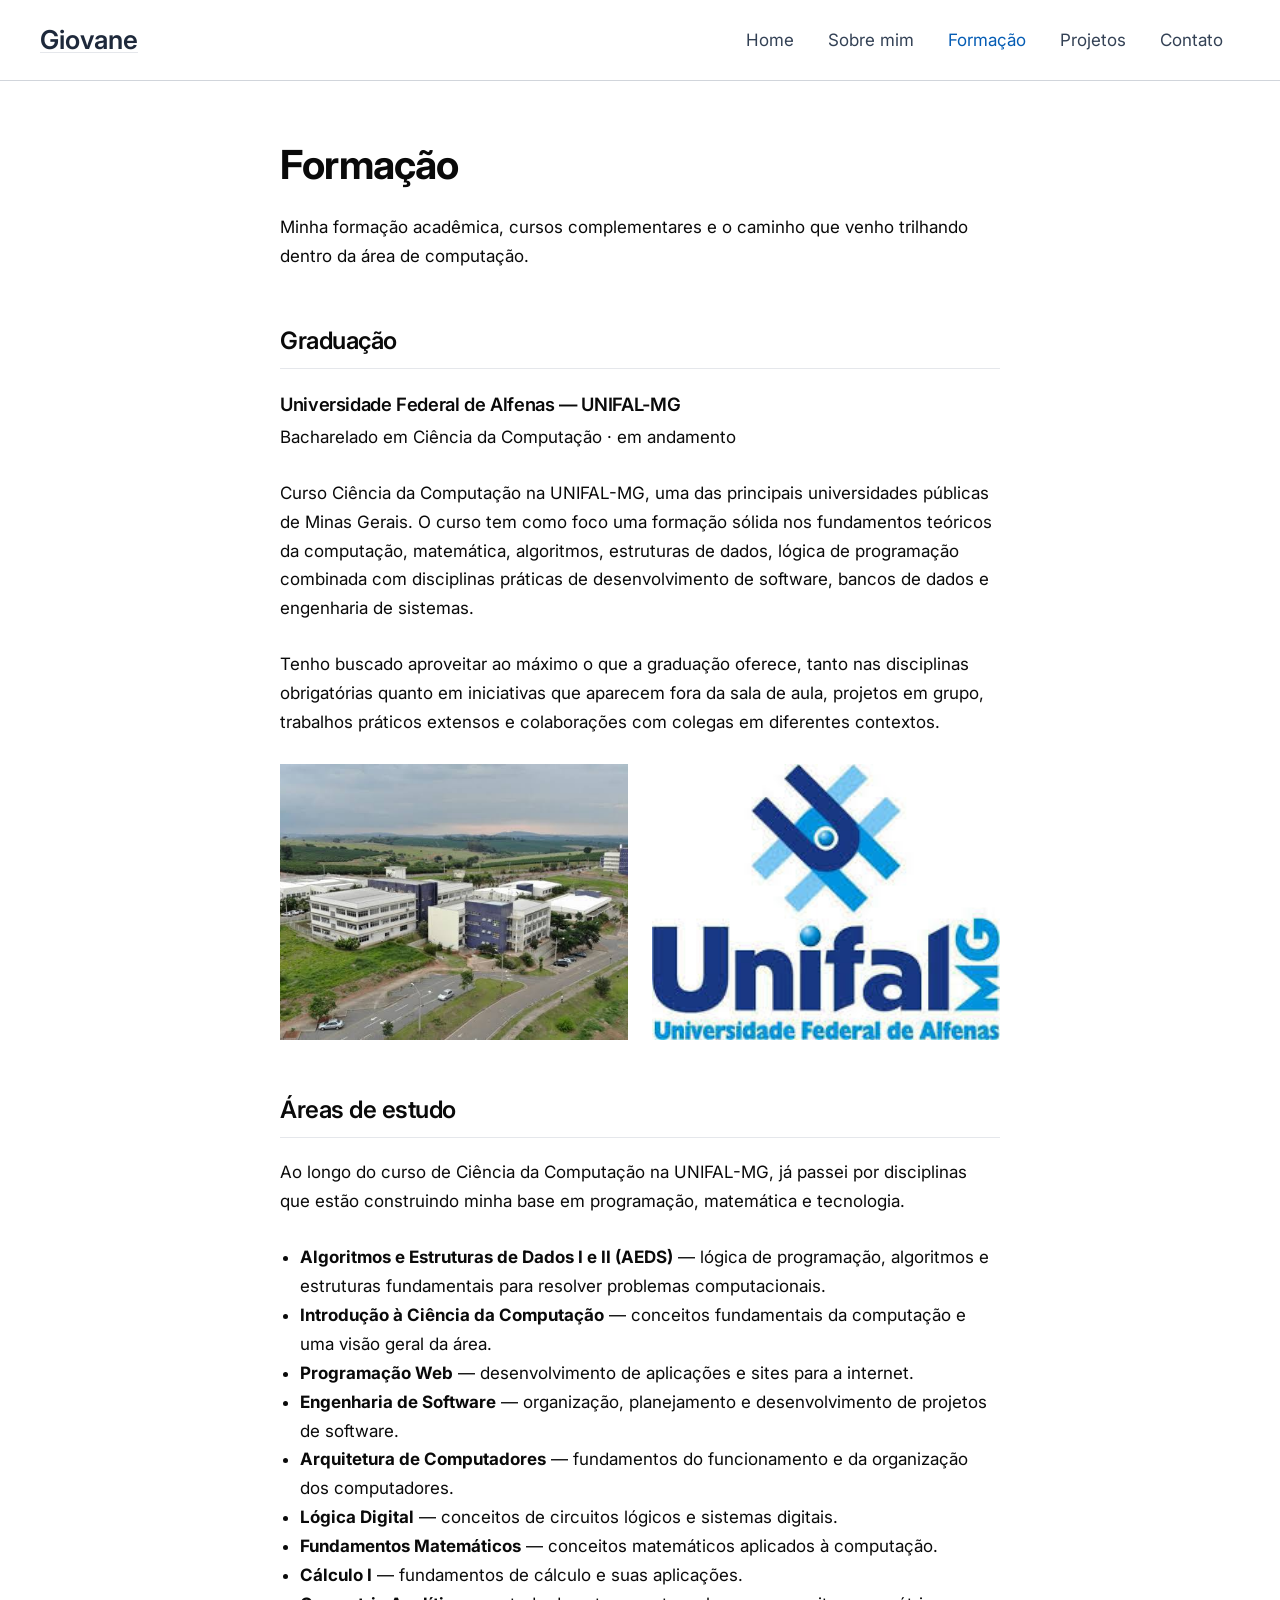
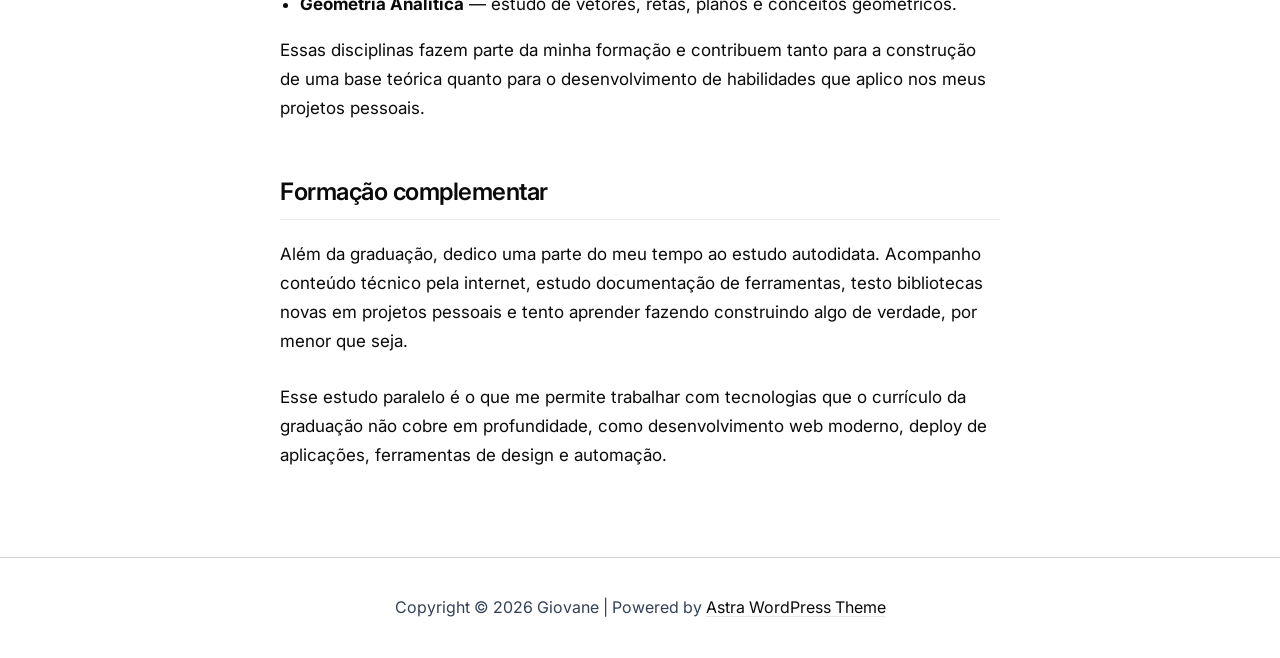
<file: formacao/index.html>
<!DOCTYPE html>
<html lang="en-US">
<head><meta charset="UTF-8">

<meta name="viewport" content="width=device-width, initial-scale=1">
	<link rel="profile" href="https://gmpg.org/xfn/11"> 
	<title>Formação – Giovane</title>
<meta name="robots" content="max-image-preview:large">




<style id="wp-img-auto-sizes-contain-inline-css">
img:is([sizes=auto i],[sizes^="auto," i]){contain-intrinsic-size:3000px 1500px}
/*# sourceURL=wp-img-auto-sizes-contain-inline-css */
</style>
<link rel="stylesheet" id="astra-theme-css-css" href="https://giovanecabral.github.io/wp-content/themes/astra/assets/css/minified/main.min.css?ver=4.14.1" media="all">
<style id="astra-theme-css-inline-css">
:root{--ast-post-nav-space:0;--ast-container-default-xlg-padding:2.5em;--ast-container-default-lg-padding:2.5em;--ast-container-default-slg-padding:2em;--ast-container-default-md-padding:2.5em;--ast-container-default-sm-padding:2.5em;--ast-container-default-xs-padding:2.4em;--ast-container-default-xxs-padding:1.8em;--ast-code-block-background:#ECEFF3;--ast-comment-inputs-background:#F9FAFB;--ast-normal-container-width:1200px;--ast-narrow-container-width:750px;--ast-blog-title-font-weight:600;--ast-blog-meta-weight:600;--ast-global-color-primary:var(--ast-global-color-4);--ast-global-color-secondary:var(--ast-global-color-5);--ast-global-color-alternate-background:var(--ast-global-color-6);--ast-global-color-subtle-background:var(--ast-global-color-7);--ast-bg-style-guide:var( --ast-global-color-secondary,var(--ast-global-color-5) );--ast-shadow-style-guide:0px 0px 4px 0 #00000057;--ast-global-dark-bg-style:#fff;--ast-global-dark-lfs:#fbfbfb;--ast-widget-bg-color:#fafafa;--ast-wc-container-head-bg-color:#fbfbfb;--ast-title-layout-bg:#eeeeee;--ast-search-border-color:#e7e7e7;--ast-lifter-hover-bg:#e6e6e6;--ast-gallery-block-color:#000;--srfm-color-input-label:var(--ast-global-color-2);}html{font-size:100%;}a{color:var(--ast-global-color-0);}a:hover,a:focus{color:var(--ast-global-color-1);}body,button,input,select,textarea,.ast-button,.ast-custom-button{font-family:-apple-system,BlinkMacSystemFont,Segoe UI,Roboto,Oxygen-Sans,Ubuntu,Cantarell,Helvetica Neue,sans-serif;font-weight:400;font-size:16px;font-size:1rem;line-height:var(--ast-body-line-height,1.65);}blockquote{color:var(--ast-global-color-3);}h1,h2,h3,h4,h5,h6,.entry-content :where(h1,h2,h3,h4,h5,h6),.site-title,.site-title a{font-weight:600;}.ast-site-identity .site-title a{color:var(--ast-global-color-2);}.site-title{font-size:26px;font-size:1.625rem;display:block;}.site-header .site-description{font-size:15px;font-size:0.9375rem;display:none;}.entry-title{font-size:20px;font-size:1.25rem;}.ast-blog-single-element.ast-taxonomy-container a{font-size:14px;font-size:0.875rem;}.ast-blog-meta-container{font-size:13px;font-size:0.8125rem;}.archive .ast-article-post .ast-article-inner,.blog .ast-article-post .ast-article-inner,.archive .ast-article-post .ast-article-inner:hover,.blog .ast-article-post .ast-article-inner:hover{border-top-left-radius:6px;border-top-right-radius:6px;border-bottom-right-radius:6px;border-bottom-left-radius:6px;overflow:hidden;}h1,.entry-content :where(h1){font-size:36px;font-size:2.25rem;font-weight:600;line-height:1.4em;}h2,.entry-content :where(h2){font-size:30px;font-size:1.875rem;font-weight:600;line-height:1.3em;}h3,.entry-content :where(h3){font-size:24px;font-size:1.5rem;font-weight:600;line-height:1.3em;}h4,.entry-content :where(h4){font-size:20px;font-size:1.25rem;line-height:1.2em;font-weight:600;}h5,.entry-content :where(h5){font-size:18px;font-size:1.125rem;line-height:1.2em;font-weight:600;}h6,.entry-content :where(h6){font-size:16px;font-size:1rem;line-height:1.25em;font-weight:600;}::selection{background-color:var(--ast-global-color-0);color:#ffffff;}body,h1,h2,h3,h4,h5,h6,.entry-title a,.entry-content :where(h1,h2,h3,h4,h5,h6){color:var(--ast-global-color-3);}.tagcloud a:hover,.tagcloud a:focus,.tagcloud a.current-item{color:#ffffff;border-color:var(--ast-global-color-0);background-color:var(--ast-global-color-0);}input:focus,input[type="text"]:focus,input[type="email"]:focus,input[type="url"]:focus,input[type="password"]:focus,input[type="reset"]:focus,input[type="search"]:focus,textarea:focus{border-color:var(--ast-global-color-0);}input[type="radio"]:checked,input[type=reset],input[type="checkbox"]:checked,input[type="checkbox"]:hover:checked,input[type="checkbox"]:focus:checked,input[type=range]::-webkit-slider-thumb{border-color:var(--ast-global-color-0);background-color:var(--ast-global-color-0);box-shadow:none;}.site-footer a:hover + .post-count,.site-footer a:focus + .post-count{background:var(--ast-global-color-0);border-color:var(--ast-global-color-0);}.single .nav-links .nav-previous,.single .nav-links .nav-next{color:var(--ast-global-color-0);}.entry-meta,.entry-meta *{line-height:1.45;color:var(--ast-global-color-0);font-weight:600;}.entry-meta a:not(.ast-button):hover,.entry-meta a:not(.ast-button):hover *,.entry-meta a:not(.ast-button):focus,.entry-meta a:not(.ast-button):focus *,.page-links > .page-link,.page-links .page-link:hover,.post-navigation a:hover{color:var(--ast-global-color-1);}#cat option,.secondary .calendar_wrap thead a,.secondary .calendar_wrap thead a:visited{color:var(--ast-global-color-0);}.secondary .calendar_wrap #today,.ast-progress-val span{background:var(--ast-global-color-0);}.secondary a:hover + .post-count,.secondary a:focus + .post-count{background:var(--ast-global-color-0);border-color:var(--ast-global-color-0);}.calendar_wrap #today > a{color:#ffffff;}.page-links .page-link,.single .post-navigation a{color:var(--ast-global-color-3);}.ast-search-menu-icon .search-form button.search-submit{padding:0 4px;}.ast-search-menu-icon form.search-form{padding-right:0;}.ast-header-search .ast-search-menu-icon.ast-dropdown-active .search-form,.ast-header-search .ast-search-menu-icon.ast-dropdown-active .search-field:focus{transition:all 0.2s;}.search-form input.search-field:focus{outline:none;}.ast-mobile-header-content .ast-builder-layout-element:not(.ast-builder-menu):not(.ast-header-divider-element),.ast-mobile-popup-content .ast-builder-layout-element:not(.ast-builder-menu):not(.ast-header-divider-element){padding:15px 20px;}.ast-search-menu-icon .search-form button.search-submit:focus,.ast-theme-transparent-header .ast-header-search .ast-dropdown-active .ast-icon,.ast-theme-transparent-header .ast-inline-search .search-field:focus .ast-icon{color:var(--ast-global-color-1);}.ast-desktop .ast-header-search .slide-search .search-form{border:2px solid var(--ast-global-color-0);}.ast-header-search .slide-search .search-field{background-color:var(--ast-global-dark-bg-style);}.ast-archive-title{color:var(--ast-global-color-2);}.widget-title{font-size:22px;font-size:1.375rem;color:var(--ast-global-color-2);}.ast-single-post .entry-content a,.ast-comment-content a:not(.ast-comment-edit-reply-wrap a){text-decoration:underline;}.ast-single-post .entry-content .uagb-tab a,.ast-single-post .entry-content .uagb-ifb-cta a,.ast-single-post .entry-content .uabb-module-content a,.ast-single-post .entry-content .uagb-post-grid a,.ast-single-post .entry-content .uagb-timeline a,.ast-single-post .entry-content .uagb-toc__wrap a,.ast-single-post .entry-content .uagb-taxomony-box a,.entry-content .wp-block-latest-posts > li > a,.ast-single-post .entry-content .wp-block-file__button,a.ast-post-filter-single,.ast-single-post .ast-comment-content .comment-reply-link,.ast-single-post .ast-comment-content .comment-edit-link{text-decoration:none;}.ast-search-menu-icon.slide-search a:focus-visible:focus-visible,.astra-search-icon:focus-visible,#close:focus-visible,a:focus-visible,.ast-menu-toggle:focus-visible,.site .skip-link:focus-visible,.wp-block-loginout input:focus-visible,.wp-block-search.wp-block-search__button-inside .wp-block-search__inside-wrapper,.ast-header-navigation-arrow:focus-visible,.ast-orders-table__row .ast-orders-table__cell:focus-visible,a#ast-apply-coupon:focus-visible,#ast-apply-coupon:focus-visible,#close:focus-visible,.button.search-submit:focus-visible,#search_submit:focus,.normal-search:focus-visible,.ast-header-account-wrap:focus-visible,.astra-cart-drawer-close:focus,.ast-single-variation:focus,.ast-button:focus,.ast-builder-button-wrap:has(.ast-custom-button-link:focus),.ast-builder-button-wrap .ast-custom-button-link:focus{outline-style:dotted;outline-color:inherit;outline-width:thin;}input:focus,input[type="text"]:focus,input[type="email"]:focus,input[type="url"]:focus,input[type="password"]:focus,input[type="reset"]:focus,input[type="search"]:focus,input[type="number"]:focus,textarea:focus,.wp-block-search__input:focus,[data-section="section-header-mobile-trigger"] .ast-button-wrap .ast-mobile-menu-trigger-minimal:focus,.ast-mobile-popup-drawer.active .menu-toggle-close:focus,#ast-scroll-top:focus,#coupon_code:focus,#ast-coupon-code:focus{border-style:dotted;border-color:inherit;border-width:thin;}input{outline:none;}.ast-logo-title-inline .site-logo-img{padding-right:1em;}body .ast-oembed-container *{position:absolute;top:0;width:100%;height:100%;left:0;}body .wp-block-embed-pocket-casts .ast-oembed-container *{position:unset;}.ast-single-post-featured-section + article {margin-top: 2em;}.site-content .ast-single-post-featured-section img {width: 100%;overflow: hidden;object-fit: cover;}.ast-separate-container .site-content .ast-single-post-featured-section + article {margin-top: -80px;z-index: 9;position: relative;border-radius: 4px;}@media (min-width: 922px) {.ast-no-sidebar .site-content .ast-article-image-container--wide {margin-left: -120px;margin-right: -120px;max-width: unset;width: unset;}.ast-left-sidebar .site-content .ast-article-image-container--wide,.ast-right-sidebar .site-content .ast-article-image-container--wide {margin-left: -10px;margin-right: -10px;}.site-content .ast-article-image-container--full {margin-left: calc( -50vw + 50%);margin-right: calc( -50vw + 50%);max-width: 100vw;width: 100vw;}.ast-left-sidebar .site-content .ast-article-image-container--full,.ast-right-sidebar .site-content .ast-article-image-container--full {margin-left: -10px;margin-right: -10px;max-width: inherit;width: auto;}}.site > .ast-single-related-posts-container {margin-top: 0;}@media (min-width: 922px) {.ast-desktop .ast-container--narrow {max-width: var(--ast-narrow-container-width);margin: 0 auto;}}input[type="text"],input[type="number"],input[type="email"],input[type="url"],input[type="password"],input[type="search"],input[type=reset],input[type=tel],input[type=date],select,textarea{font-size:16px;font-style:normal;font-weight:400;line-height:24px;width:100%;padding:12px 16px;border-radius:4px;box-shadow:0px 1px 2px 0px rgba(0,0,0,0.05);color:var(--ast-form-input-text,#475569);}input[type="text"],input[type="number"],input[type="email"],input[type="url"],input[type="password"],input[type="search"],input[type=reset],input[type=tel],input[type=date],select{height:40px;}input[type="date"]{border-width:1px;border-style:solid;border-color:var(--ast-border-color);background:var( --ast-global-color-secondary,var(--ast-global-color-5) );}input[type="text"]:focus,input[type="number"]:focus,input[type="email"]:focus,input[type="url"]:focus,input[type="password"]:focus,input[type="search"]:focus,input[type=reset]:focus,input[type="tel"]:focus,input[type="date"]:focus,select:focus,textarea:focus{border-color:#046BD2;box-shadow:none;outline:none;color:var(--ast-form-input-focus-text,#475569);}label,legend{color:var(--ast-global-color-2,#111827 );font-size:14px;font-style:normal;font-weight:500;line-height:20px;}select{padding:6px 10px;}fieldset{padding:30px;border-radius:4px;}button,.ast-button,.button,input[type="button"],input[type="reset"],input[type="submit"],a:where(.wp-block-button__link){border-radius:4px;box-shadow:0px 1px 2px 0px rgba(0,0,0,0.05);}:root{--ast-comment-inputs-background:#FFF;}::placeholder{color:var(--ast-form-field-color,#9CA3AF);}::-ms-input-placeholder{color:var(--ast-form-field-color,#9CA3AF);}@media (max-width:921.99px){#ast-desktop-header{display:none;}}@media (min-width:922px){#ast-mobile-header{display:none;}}.wp-block-buttons.aligncenter{justify-content:center;}@media (max-width:921px){.ast-theme-transparent-header #primary,.ast-theme-transparent-header #secondary{padding:0;}}@media (max-width:921px){.ast-plain-container.ast-no-sidebar #primary{padding:0;}}.ast-plain-container.ast-no-sidebar #primary{margin-top:0;margin-bottom:0;}@media (min-width:1200px){.ast-plain-container.ast-no-sidebar #primary{margin-top:60px;margin-bottom:60px;}}.wp-block-button.is-style-outline .wp-block-button__link{border-color:var(--ast-global-color-0);}div.wp-block-button.is-style-outline > .wp-block-button__link:not(.has-text-color),div.wp-block-button.wp-block-button__link.is-style-outline:not(.has-text-color){color:var(--ast-global-color-0);}.wp-block-button.is-style-outline .wp-block-button__link:hover,.wp-block-buttons .wp-block-button.is-style-outline .wp-block-button__link:focus,.wp-block-buttons .wp-block-button.is-style-outline > .wp-block-button__link:not(.has-text-color):hover,.wp-block-buttons .wp-block-button.wp-block-button__link.is-style-outline:not(.has-text-color):hover{color:#ffffff;background-color:var(--ast-global-color-1);border-color:var(--ast-global-color-1);}.post-page-numbers.current .page-link,.ast-pagination .page-numbers.current{color:#ffffff;border-color:var(--ast-global-color-0);background-color:var(--ast-global-color-0);}.wp-block-buttons .wp-block-button.is-style-outline .wp-block-button__link.wp-element-button,.ast-outline-button,.wp-block-uagb-buttons-child .uagb-buttons-repeater.ast-outline-button{border-color:var(--ast-global-color-0);border-top-width:2px;border-right-width:2px;border-bottom-width:2px;border-left-width:2px;font-family:inherit;font-weight:500;font-size:16px;font-size:1rem;line-height:1em;padding-top:13px;padding-right:30px;padding-bottom:13px;padding-left:30px;}.wp-block-buttons .wp-block-button.is-style-outline > .wp-block-button__link:not(.has-text-color),.wp-block-buttons .wp-block-button.wp-block-button__link.is-style-outline:not(.has-text-color),.ast-outline-button{color:var(--ast-global-color-0);}.wp-block-button.is-style-outline .wp-block-button__link:hover,.wp-block-buttons .wp-block-button.is-style-outline .wp-block-button__link:focus,.wp-block-buttons .wp-block-button.is-style-outline > .wp-block-button__link:not(.has-text-color):hover,.wp-block-buttons .wp-block-button.wp-block-button__link.is-style-outline:not(.has-text-color):hover,.ast-outline-button:hover,.ast-outline-button:focus,.wp-block-uagb-buttons-child .uagb-buttons-repeater.ast-outline-button:hover,.wp-block-uagb-buttons-child .uagb-buttons-repeater.ast-outline-button:focus{color:#ffffff;background-color:var(--ast-global-color-1);border-color:var(--ast-global-color-1);}.ast-single-post .entry-content a.ast-outline-button,.ast-single-post .entry-content .is-style-outline>.wp-block-button__link{text-decoration:none;}.wp-block-button .wp-block-button__link.wp-element-button.is-style-outline:not(.has-background),.wp-block-button.is-style-outline>.wp-block-button__link.wp-element-button:not(.has-background),.ast-outline-button{background-color:transparent;}.uagb-buttons-repeater.ast-outline-button{border-radius:9999px;}@media (max-width:921px){.wp-block-buttons .wp-block-button.is-style-outline .wp-block-button__link.wp-element-button,.ast-outline-button,.wp-block-uagb-buttons-child .uagb-buttons-repeater.ast-outline-button{padding-top:12px;padding-right:28px;padding-bottom:12px;padding-left:28px;}}@media (max-width:544px){.wp-block-buttons .wp-block-button.is-style-outline .wp-block-button__link.wp-element-button,.ast-outline-button,.wp-block-uagb-buttons-child .uagb-buttons-repeater.ast-outline-button{padding-top:10px;padding-right:24px;padding-bottom:10px;padding-left:24px;}}.entry-content[data-ast-blocks-layout] > figure{margin-bottom:1em;}h1.widget-title{font-weight:600;}h2.widget-title{font-weight:600;}h3.widget-title{font-weight:600;}#page{display:flex;flex-direction:column;min-height:100vh;}.ast-404-layout-1 h1.page-title{color:var(--ast-global-color-2);}.single .post-navigation a{line-height:1em;height:inherit;}.error-404 .page-sub-title{font-size:1.5rem;font-weight:inherit;}.search .site-content .content-area .search-form{margin-bottom:0;}#page .site-content{flex-grow:1;}.widget{margin-bottom:1.25em;}#secondary li{line-height:1.5em;}#secondary .wp-block-group h2{margin-bottom:0.7em;}#secondary h2{font-size:1.7rem;}.ast-separate-container .ast-article-post,.ast-separate-container .ast-article-single,.ast-separate-container .comment-respond{padding:3em;}.ast-separate-container .ast-article-single .ast-article-single{padding:0;}.ast-article-single .wp-block-post-template-is-layout-grid{padding-left:0;}.ast-separate-container .comments-title,.ast-narrow-container .comments-title{padding:1.5em 2em;}.ast-page-builder-template .comment-form-textarea,.ast-comment-formwrap .ast-grid-common-col{padding:0;}.ast-comment-formwrap{padding:0;display:inline-flex;column-gap:20px;width:100%;margin-left:0;margin-right:0;}.comments-area textarea#comment:focus,.comments-area textarea#comment:active,.comments-area .ast-comment-formwrap input[type="text"]:focus,.comments-area .ast-comment-formwrap input[type="text"]:active {box-shadow:none;outline:none;}.archive.ast-page-builder-template .entry-header{margin-top:2em;}.ast-page-builder-template .ast-comment-formwrap{width:100%;}.entry-title{margin-bottom:0.6em;}.ast-archive-description p{font-size:inherit;font-weight:inherit;line-height:inherit;}.ast-separate-container .ast-comment-list li.depth-1,.hentry{margin-bottom:1.5em;}.site-content section.ast-archive-description{margin-bottom:2em;}@media (min-width:921px){.ast-left-sidebar.ast-page-builder-template #secondary,.archive.ast-right-sidebar.ast-page-builder-template .site-main{padding-left:20px;padding-right:20px;}}@media (max-width:544px){.ast-comment-formwrap.ast-row{column-gap:10px;display:inline-block;}#ast-commentform .ast-grid-common-col{position:relative;width:100%;}}@media (min-width:1201px){.ast-separate-container .ast-article-post,.ast-separate-container .ast-article-single,.ast-separate-container .ast-author-box,.ast-separate-container .ast-404-layout-1,.ast-separate-container .no-results{padding:3em;}}@media (max-width:921px){.ast-left-sidebar #content > .ast-container{display:flex;flex-direction:column-reverse;width:100%;}}@media (min-width:922px){.ast-separate-container.ast-right-sidebar #primary,.ast-separate-container.ast-left-sidebar #primary{border:0;}.search-no-results.ast-separate-container #primary{margin-bottom:4em;}}.wp-block-button .wp-block-button__link{color:#ffffff;}.wp-block-button .wp-block-button__link:hover,.wp-block-button .wp-block-button__link:focus{color:#ffffff;background-color:var(--ast-global-color-1);border-color:var(--ast-global-color-1);}.wp-block-button .wp-block-button__link,.wp-block-search .wp-block-search__button,body .wp-block-file .wp-block-file__button{border-color:var(--ast-global-color-0);background-color:var(--ast-global-color-0);color:#ffffff;font-family:inherit;font-weight:500;line-height:1em;font-size:16px;font-size:1rem;padding-top:15px;padding-right:30px;padding-bottom:15px;padding-left:30px;}.ast-single-post .entry-content .wp-block-button .wp-block-button__link,.ast-single-post .entry-content .wp-block-search .wp-block-search__button,body .entry-content .wp-block-file .wp-block-file__button{text-decoration:none;}@media (max-width:921px){.wp-block-button .wp-block-button__link,.wp-block-search .wp-block-search__button,body .wp-block-file .wp-block-file__button{padding-top:14px;padding-right:28px;padding-bottom:14px;padding-left:28px;}}@media (max-width:544px){.wp-block-button .wp-block-button__link,.wp-block-search .wp-block-search__button,body .wp-block-file .wp-block-file__button{padding-top:12px;padding-right:24px;padding-bottom:12px;padding-left:24px;}}.menu-toggle,button,.ast-button,.ast-custom-button,.button,input#submit,input[type="button"],input[type="submit"],input[type="reset"],#comments .submit,.search .search-submit,form[CLASS*="wp-block-search__"].wp-block-search .wp-block-search__inside-wrapper .wp-block-search__button,body .wp-block-file .wp-block-file__button,.search .search-submit{border-style:solid;border-top-width:0;border-right-width:0;border-left-width:0;border-bottom-width:0;color:#ffffff;border-color:var(--ast-global-color-0);background-color:var(--ast-global-color-0);padding-top:15px;padding-right:30px;padding-bottom:15px;padding-left:30px;font-family:inherit;font-weight:500;font-size:16px;font-size:1rem;line-height:1em;}button:focus,.menu-toggle:hover,button:hover,.ast-button:hover,.ast-custom-button:hover .button:hover,.ast-custom-button:hover ,input[type=reset]:hover,input[type=reset]:focus,input#submit:hover,input#submit:focus,input[type="button"]:hover,input[type="button"]:focus,input[type="submit"]:hover,input[type="submit"]:focus,form[CLASS*="wp-block-search__"].wp-block-search .wp-block-search__inside-wrapper .wp-block-search__button:hover,form[CLASS*="wp-block-search__"].wp-block-search .wp-block-search__inside-wrapper .wp-block-search__button:focus,body .wp-block-file .wp-block-file__button:hover,body .wp-block-file .wp-block-file__button:focus{color:#ffffff;background-color:var(--ast-global-color-1);border-color:var(--ast-global-color-1);}form[CLASS*="wp-block-search__"].wp-block-search .wp-block-search__inside-wrapper .wp-block-search__button.has-icon{padding-top:calc(15px - 3px);padding-right:calc(30px - 3px);padding-bottom:calc(15px - 3px);padding-left:calc(30px - 3px);}@media (max-width:921px){.menu-toggle,button,.ast-button,.ast-custom-button,.button,input#submit,input[type="button"],input[type="submit"],input[type="reset"],#comments .submit,.search .search-submit,form[CLASS*="wp-block-search__"].wp-block-search .wp-block-search__inside-wrapper .wp-block-search__button,body .wp-block-file .wp-block-file__button,.search .search-submit{padding-top:14px;padding-right:28px;padding-bottom:14px;padding-left:28px;}}@media (max-width:544px){.menu-toggle,button,.ast-button,.ast-custom-button,.button,input#submit,input[type="button"],input[type="submit"],input[type="reset"],#comments .submit,.search .search-submit,form[CLASS*="wp-block-search__"].wp-block-search .wp-block-search__inside-wrapper .wp-block-search__button,body .wp-block-file .wp-block-file__button,.search .search-submit{padding-top:12px;padding-right:24px;padding-bottom:12px;padding-left:24px;}}@media (max-width:921px){.ast-mobile-header-stack .main-header-bar .ast-search-menu-icon{display:inline-block;}.ast-header-break-point.ast-header-custom-item-outside .ast-mobile-header-stack .main-header-bar .ast-search-icon{margin:0;}.ast-comment-avatar-wrap img{max-width:2.5em;}.ast-comment-meta{padding:0 1.8888em 1.3333em;}}@media (min-width:544px){.ast-container{max-width:100%;}}@media (max-width:544px){.ast-separate-container .ast-article-post,.ast-separate-container .ast-article-single,.ast-separate-container .comments-title,.ast-separate-container .ast-archive-description{padding:1.5em 1em;}.ast-separate-container #content .ast-container{padding-left:0.54em;padding-right:0.54em;}.ast-separate-container .ast-comment-list .bypostauthor{padding:.5em;}.ast-search-menu-icon.ast-dropdown-active .search-field{width:170px;}} #ast-mobile-header .ast-site-header-cart-li a{pointer-events:none;}.ast-separate-container{background-color:var(--ast-global-color-5);}@media (max-width:921px){.site-title{display:block;}.site-header .site-description{display:none;}h1,.entry-content :where(h1){font-size:30px;font-size:1.875rem;}h2,.entry-content :where(h2){font-size:25px;font-size:1.5625rem;}h3,.entry-content :where(h3){font-size:20px;font-size:1.25rem;}}@media (max-width:544px){.site-title{display:block;}.site-header .site-description{display:none;}h1,.entry-content :where(h1){font-size:30px;font-size:1.875rem;}h2,.entry-content :where(h2){font-size:25px;font-size:1.5625rem;}h3,.entry-content :where(h3){font-size:20px;font-size:1.25rem;}}@media (max-width:921px){html{font-size:91.2%;}}@media (max-width:544px){html{font-size:91.2%;}}@media (min-width:922px){.ast-container{max-width:1240px;}}@media (min-width:922px){.site-content .ast-container{display:flex;}}@media (max-width:921px){.site-content .ast-container{flex-direction:column;}}.entry-content :where(h1,h2,h3,h4,h5,h6){clear:none;}@media (min-width:922px){.main-header-menu .sub-menu .menu-item.ast-left-align-sub-menu:hover > .sub-menu,.main-header-menu .sub-menu .menu-item.ast-left-align-sub-menu.focus > .sub-menu{margin-left:-0px;}}.entry-content li > p{margin-bottom:0;}.site .comments-area{padding-bottom:2em;margin-top:2em;}.wp-block-file {display: flex;align-items: center;flex-wrap: wrap;justify-content: space-between;}.wp-block-pullquote {border: none;}.wp-block-pullquote blockquote::before {content: "\201D";font-family: "Helvetica",sans-serif;display: flex;transform: rotate( 180deg );font-size: 6rem;font-style: normal;line-height: 1;font-weight: bold;align-items: center;justify-content: center;}.has-text-align-right > blockquote::before {justify-content: flex-start;}.has-text-align-left > blockquote::before {justify-content: flex-end;}figure.wp-block-pullquote.is-style-solid-color blockquote {max-width: 100%;text-align: inherit;}:root {--wp--custom--ast-default-block-top-padding: 3em;--wp--custom--ast-default-block-right-padding: 3em;--wp--custom--ast-default-block-bottom-padding: 3em;--wp--custom--ast-default-block-left-padding: 3em;--wp--custom--ast-container-width: 1200px;--wp--custom--ast-content-width-size: 1200px;--wp--custom--ast-wide-width-size: calc(1200px + var(--wp--custom--ast-default-block-left-padding) + var(--wp--custom--ast-default-block-right-padding));}.ast-narrow-container {--wp--custom--ast-content-width-size: 750px;--wp--custom--ast-wide-width-size: 750px;}@media(max-width: 921px) {:root {--wp--custom--ast-default-block-top-padding: 3em;--wp--custom--ast-default-block-right-padding: 2em;--wp--custom--ast-default-block-bottom-padding: 3em;--wp--custom--ast-default-block-left-padding: 2em;}}@media(max-width: 544px) {:root {--wp--custom--ast-default-block-top-padding: 3em;--wp--custom--ast-default-block-right-padding: 1.5em;--wp--custom--ast-default-block-bottom-padding: 3em;--wp--custom--ast-default-block-left-padding: 1.5em;}}.entry-content > .wp-block-group,.entry-content > .wp-block-cover,.entry-content > .wp-block-columns {padding-top: var(--wp--custom--ast-default-block-top-padding);padding-right: var(--wp--custom--ast-default-block-right-padding);padding-bottom: var(--wp--custom--ast-default-block-bottom-padding);padding-left: var(--wp--custom--ast-default-block-left-padding);}.ast-plain-container.ast-no-sidebar .entry-content > .alignfull,.ast-page-builder-template .ast-no-sidebar .entry-content > .alignfull {margin-left: calc( -50vw + 50%);margin-right: calc( -50vw + 50%);max-width: 100vw;width: 100vw;}.ast-plain-container.ast-no-sidebar .entry-content .alignfull .alignfull,.ast-page-builder-template.ast-no-sidebar .entry-content .alignfull .alignfull,.ast-plain-container.ast-no-sidebar .entry-content .alignfull .alignwide,.ast-page-builder-template.ast-no-sidebar .entry-content .alignfull .alignwide,.ast-plain-container.ast-no-sidebar .entry-content .alignwide .alignfull,.ast-page-builder-template.ast-no-sidebar .entry-content .alignwide .alignfull,.ast-plain-container.ast-no-sidebar .entry-content .alignwide .alignwide,.ast-page-builder-template.ast-no-sidebar .entry-content .alignwide .alignwide,.ast-plain-container.ast-no-sidebar .entry-content .wp-block-column .alignfull,.ast-page-builder-template.ast-no-sidebar .entry-content .wp-block-column .alignfull,.ast-plain-container.ast-no-sidebar .entry-content .wp-block-column .alignwide,.ast-page-builder-template.ast-no-sidebar .entry-content .wp-block-column .alignwide {margin-left: auto;margin-right: auto;width: 100%;}[data-ast-blocks-layout] .wp-block-separator:not(.is-style-dots) {height: 0;}[data-ast-blocks-layout] .wp-block-separator {margin: 20px auto;}[data-ast-blocks-layout] .wp-block-separator:not(.is-style-wide):not(.is-style-dots) {max-width: 100px;}[data-ast-blocks-layout] .wp-block-separator.has-background {padding: 0;}.entry-content[data-ast-blocks-layout] > * {max-width: var(--wp--custom--ast-content-width-size);margin-left: auto;margin-right: auto;}.entry-content[data-ast-blocks-layout] > .alignwide {max-width: var(--wp--custom--ast-wide-width-size);}.entry-content[data-ast-blocks-layout] .alignfull {max-width: none;}.entry-content .wp-block-columns {margin-bottom: 0;}blockquote {margin: 1.5em;border-color: rgba(0,0,0,0.05);}.wp-block-quote:not(.has-text-align-right):not(.has-text-align-center) {border-left: 5px solid rgba(0,0,0,0.05);}.has-text-align-right > blockquote,blockquote.has-text-align-right {border-right: 5px solid rgba(0,0,0,0.05);}.has-text-align-left > blockquote,blockquote.has-text-align-left {border-left: 5px solid rgba(0,0,0,0.05);}.wp-block-site-tagline,.wp-block-latest-posts .read-more {margin-top: 15px;}.wp-block-loginout p label {display: block;}.wp-block-loginout p:not(.login-remember):not(.login-submit) input {width: 100%;}.wp-block-loginout input:focus {border-color: transparent;}.wp-block-loginout input:focus {outline: thin dotted;}.entry-content .wp-block-media-text .wp-block-media-text__content {padding: 0 0 0 8%;}.entry-content .wp-block-media-text.has-media-on-the-right .wp-block-media-text__content {padding: 0 8% 0 0;}.entry-content .wp-block-media-text.has-background .wp-block-media-text__content {padding: 8%;}.entry-content .wp-block-cover:not([class*="background-color"]):not(.has-text-color.has-link-color) .wp-block-cover__inner-container,.entry-content .wp-block-cover:not([class*="background-color"]) .wp-block-cover-image-text,.entry-content .wp-block-cover:not([class*="background-color"]) .wp-block-cover-text,.entry-content .wp-block-cover-image:not([class*="background-color"]) .wp-block-cover__inner-container,.entry-content .wp-block-cover-image:not([class*="background-color"]) .wp-block-cover-image-text,.entry-content .wp-block-cover-image:not([class*="background-color"]) .wp-block-cover-text {color: var(--ast-global-color-primary,var(--ast-global-color-5));}.wp-block-loginout .login-remember input {width: 1.1rem;height: 1.1rem;margin: 0 5px 4px 0;vertical-align: middle;}.wp-block-latest-posts > li > *:first-child,.wp-block-latest-posts:not(.is-grid) > li:first-child {margin-top: 0;}.entry-content > .wp-block-buttons,.entry-content > .wp-block-uagb-buttons {margin-bottom: 1.5em;}.wp-block-search__inside-wrapper .wp-block-search__input {padding: 0 10px;color: var(--ast-global-color-3);background: var(--ast-global-color-primary,var(--ast-global-color-5));border-color: var(--ast-border-color);}.wp-block-latest-posts .read-more {margin-bottom: 1.5em;}.wp-block-search__no-button .wp-block-search__inside-wrapper .wp-block-search__input {padding-top: 5px;padding-bottom: 5px;}.wp-block-latest-posts .wp-block-latest-posts__post-date,.wp-block-latest-posts .wp-block-latest-posts__post-author {font-size: 1rem;}.wp-block-latest-posts > li > *,.wp-block-latest-posts:not(.is-grid) > li {margin-top: 12px;margin-bottom: 12px;}.ast-page-builder-template .entry-content[data-ast-blocks-layout] > .alignwide:where(:not(.uagb-is-root-container):not(.spectra-is-root-container)) > * {max-width: var(--wp--custom--ast-wide-width-size);}.ast-page-builder-template .entry-content[data-ast-blocks-layout] > .inherit-container-width > *,.ast-page-builder-template .entry-content[data-ast-blocks-layout] > *:not(.wp-block-group):where(:not(.uagb-is-root-container):not(.spectra-is-root-container)) > *,.entry-content[data-ast-blocks-layout] > .wp-block-cover .wp-block-cover__inner-container {max-width: none ;margin-left: auto;margin-right: auto;}.ast-page-builder-template .entry-content[data-ast-blocks-layout] > *,.ast-page-builder-template .entry-content[data-ast-blocks-layout] > .alignfull:where(:not(.wp-block-group):not(.uagb-is-root-container):not(.spectra-is-root-container)) > * {max-width: none;}.entry-content[data-ast-blocks-layout] .wp-block-cover:not(.alignleft):not(.alignright) {width: auto;}@media(max-width: 1200px) {.ast-separate-container .entry-content > .alignfull,.ast-separate-container .entry-content[data-ast-blocks-layout] > .alignwide,.ast-plain-container .entry-content[data-ast-blocks-layout] > .alignwide,.ast-plain-container .entry-content .alignfull {margin-left: calc(-1 * min(var(--ast-container-default-xlg-padding),20px)) ;margin-right: calc(-1 * min(var(--ast-container-default-xlg-padding),20px));}}@media(min-width: 1201px) {.ast-separate-container .entry-content > .alignfull {margin-left: calc(-1 * var(--ast-container-default-xlg-padding) );margin-right: calc(-1 * var(--ast-container-default-xlg-padding) );}.ast-separate-container .entry-content[data-ast-blocks-layout] > .alignwide,.ast-plain-container .entry-content[data-ast-blocks-layout] > .alignwide {margin-left: auto;margin-right: auto;}}@media(min-width: 921px) {.ast-separate-container .entry-content .wp-block-group.alignwide:not(.inherit-container-width) > :where(:not(.alignleft):not(.alignright)),.ast-plain-container .entry-content .wp-block-group.alignwide:not(.inherit-container-width) > :where(:not(.alignleft):not(.alignright)) {max-width: calc( var(--wp--custom--ast-content-width-size) + 80px );}.ast-plain-container.ast-right-sidebar .entry-content[data-ast-blocks-layout] .alignfull,.ast-plain-container.ast-left-sidebar .entry-content[data-ast-blocks-layout] .alignfull {margin-left: -60px;margin-right: -60px;}}@media(min-width: 544px) {.entry-content > .alignleft {margin-right: 20px;}.entry-content > .alignright {margin-left: 20px;}}@media (max-width:544px){.wp-block-columns .wp-block-column:not(:last-child){margin-bottom:20px;}.wp-block-latest-posts{margin:0;}}@media( max-width: 600px ) {.entry-content .wp-block-media-text .wp-block-media-text__content,.entry-content .wp-block-media-text.has-media-on-the-right .wp-block-media-text__content {padding: 8% 0 0;}.entry-content .wp-block-media-text.has-background .wp-block-media-text__content {padding: 8%;}}.ast-page-builder-template .entry-header {padding-left: 0;}.ast-narrow-container .site-content .wp-block-uagb-image--align-full .wp-block-uagb-image__figure {max-width: 100%;margin-left: auto;margin-right: auto;}.entry-content ul,.entry-content ol {padding: revert;margin: revert;padding-left: 20px;}.entry-content ul.wc-block-product-template{padding: 0;}:root .has-ast-global-color-0-color{color:var(--ast-global-color-0);}:root .has-ast-global-color-0-background-color{background-color:var(--ast-global-color-0);}:root .wp-block-button .has-ast-global-color-0-color{color:var(--ast-global-color-0);}:root .wp-block-button .has-ast-global-color-0-background-color{background-color:var(--ast-global-color-0);}:root .has-ast-global-color-1-color{color:var(--ast-global-color-1);}:root .has-ast-global-color-1-background-color{background-color:var(--ast-global-color-1);}:root .wp-block-button .has-ast-global-color-1-color{color:var(--ast-global-color-1);}:root .wp-block-button .has-ast-global-color-1-background-color{background-color:var(--ast-global-color-1);}:root .has-ast-global-color-2-color{color:var(--ast-global-color-2);}:root .has-ast-global-color-2-background-color{background-color:var(--ast-global-color-2);}:root .wp-block-button .has-ast-global-color-2-color{color:var(--ast-global-color-2);}:root .wp-block-button .has-ast-global-color-2-background-color{background-color:var(--ast-global-color-2);}:root .has-ast-global-color-3-color{color:var(--ast-global-color-3);}:root .has-ast-global-color-3-background-color{background-color:var(--ast-global-color-3);}:root .wp-block-button .has-ast-global-color-3-color{color:var(--ast-global-color-3);}:root .wp-block-button .has-ast-global-color-3-background-color{background-color:var(--ast-global-color-3);}:root .has-ast-global-color-4-color{color:var(--ast-global-color-4);}:root .has-ast-global-color-4-background-color{background-color:var(--ast-global-color-4);}:root .wp-block-button .has-ast-global-color-4-color{color:var(--ast-global-color-4);}:root .wp-block-button .has-ast-global-color-4-background-color{background-color:var(--ast-global-color-4);}:root .has-ast-global-color-5-color{color:var(--ast-global-color-5);}:root .has-ast-global-color-5-background-color{background-color:var(--ast-global-color-5);}:root .wp-block-button .has-ast-global-color-5-color{color:var(--ast-global-color-5);}:root .wp-block-button .has-ast-global-color-5-background-color{background-color:var(--ast-global-color-5);}:root .has-ast-global-color-6-color{color:var(--ast-global-color-6);}:root .has-ast-global-color-6-background-color{background-color:var(--ast-global-color-6);}:root .wp-block-button .has-ast-global-color-6-color{color:var(--ast-global-color-6);}:root .wp-block-button .has-ast-global-color-6-background-color{background-color:var(--ast-global-color-6);}:root .has-ast-global-color-7-color{color:var(--ast-global-color-7);}:root .has-ast-global-color-7-background-color{background-color:var(--ast-global-color-7);}:root .wp-block-button .has-ast-global-color-7-color{color:var(--ast-global-color-7);}:root .wp-block-button .has-ast-global-color-7-background-color{background-color:var(--ast-global-color-7);}:root .has-ast-global-color-8-color{color:var(--ast-global-color-8);}:root .has-ast-global-color-8-background-color{background-color:var(--ast-global-color-8);}:root .wp-block-button .has-ast-global-color-8-color{color:var(--ast-global-color-8);}:root .wp-block-button .has-ast-global-color-8-background-color{background-color:var(--ast-global-color-8);}:root{--ast-global-color-0:#046bd2;--ast-global-color-1:#045cb4;--ast-global-color-2:#1e293b;--ast-global-color-3:#334155;--ast-global-color-4:#FFFFFF;--ast-global-color-5:#F0F5FA;--ast-global-color-6:#111111;--ast-global-color-7:#D1D5DB;--ast-global-color-8:#111111;}:root {--ast-border-color : var(--ast-global-color-7);}.ast-single-entry-banner {-js-display: flex;display: flex;flex-direction: column;justify-content: center;text-align: center;position: relative;background: var(--ast-title-layout-bg);}.ast-single-entry-banner[data-banner-layout="layout-1"] {max-width: 1200px;background: inherit;padding: 20px 0;}.ast-single-entry-banner[data-banner-width-type="custom"] {margin: 0 auto;width: 100%;}.ast-single-entry-banner + .site-content .entry-header {margin-bottom: 0;}.site .ast-author-avatar {--ast-author-avatar-size: ;}a.ast-underline-text {text-decoration: underline;}.ast-container > .ast-terms-link {position: relative;display: block;}a.ast-button.ast-badge-tax {padding: 4px 8px;border-radius: 3px;font-size: inherit;}header.entry-header{text-align:left;}header.entry-header .entry-title{font-weight:600;font-size:32px;font-size:2rem;}header.entry-header > *:not(:last-child){margin-bottom:10px;}header.entry-header .post-thumb-img-content{text-align:center;}header.entry-header .post-thumb img,.ast-single-post-featured-section.post-thumb img{aspect-ratio:16/9;width:100%;height:100%;}@media (max-width:921px){header.entry-header{text-align:left;}}@media (max-width:544px){header.entry-header{text-align:left;}}.ast-archive-entry-banner {-js-display: flex;display: flex;flex-direction: column;justify-content: center;text-align: center;position: relative;background: var(--ast-title-layout-bg);}.ast-archive-entry-banner[data-banner-width-type="custom"] {margin: 0 auto;width: 100%;}.ast-archive-entry-banner[data-banner-layout="layout-1"] {background: inherit;padding: 20px 0;text-align: left;}body.archive .ast-archive-description{max-width:1200px;width:100%;text-align:left;padding-top:3em;padding-right:3em;padding-bottom:3em;padding-left:3em;}body.archive .ast-archive-description .ast-archive-title,body.archive .ast-archive-description .ast-archive-title *{font-weight:600;font-size:32px;font-size:2rem;}body.archive .ast-archive-description > *:not(:last-child){margin-bottom:10px;}@media (max-width:921px){body.archive .ast-archive-description{text-align:left;}}@media (max-width:544px){body.archive .ast-archive-description{text-align:left;}}.ast-breadcrumbs .trail-browse,.ast-breadcrumbs .trail-items,.ast-breadcrumbs .trail-items li{display:inline-block;margin:0;padding:0;border:none;background:inherit;text-indent:0;text-decoration:none;}.ast-breadcrumbs .trail-browse{font-size:inherit;font-style:inherit;font-weight:inherit;color:inherit;}.ast-breadcrumbs .trail-items{list-style:none;}.trail-items li::after{padding:0 0.3em;content:"\00bb";}.trail-items li:last-of-type::after{display:none;}h1,h2,h3,h4,h5,h6,.entry-content :where(h1,h2,h3,h4,h5,h6){color:var(--ast-global-color-2);}.entry-title a{color:var(--ast-global-color-2);}@media (max-width:921px){.ast-builder-grid-row-container.ast-builder-grid-row-tablet-3-firstrow .ast-builder-grid-row > *:first-child,.ast-builder-grid-row-container.ast-builder-grid-row-tablet-3-lastrow .ast-builder-grid-row > *:last-child{grid-column:1 / -1;}}@media (max-width:544px){.ast-builder-grid-row-container.ast-builder-grid-row-mobile-3-firstrow .ast-builder-grid-row > *:first-child,.ast-builder-grid-row-container.ast-builder-grid-row-mobile-3-lastrow .ast-builder-grid-row > *:last-child{grid-column:1 / -1;}}.ast-builder-layout-element[data-section="title_tagline"]{display:flex;}@media (max-width:921.99px){.ast-header-break-point .ast-builder-layout-element[data-section="title_tagline"]{display:flex;}}@media (max-width:544px){.ast-header-break-point .ast-builder-layout-element[data-section="title_tagline"]{display:flex;}}.ast-builder-menu-1{font-family:inherit;font-weight:inherit;}.ast-builder-menu-1 .menu-item > .menu-link{color:var(--ast-global-color-3);}.ast-builder-menu-1 .menu-item > .ast-menu-toggle{color:var(--ast-global-color-3);}.ast-builder-menu-1 .menu-link:hover,.ast-builder-menu-1 .main-header-menu > .menu-item:hover > .menu-link,.ast-builder-menu-1 .inline-on-mobile .ast-menu-toggle:hover,.ast-builder-menu-1 .inline-on-mobile .main-header-menu > .menu-item:hover > .ast-menu-toggle{color:var(--ast-global-color-1);}.ast-builder-menu-1 .ast-menu-toggle:hover,.ast-builder-menu-1 .main-header-menu > .menu-item:hover > .ast-menu-toggle{color:var(--ast-global-color-1);}.ast-builder-menu-1 .menu-item.current-menu-item > .menu-link,.ast-builder-menu-1 .inline-on-mobile .menu-item.current-menu-item > .ast-menu-toggle,.ast-builder-menu-1 .current-menu-ancestor > .menu-link{color:var(--ast-global-color-1);}.ast-builder-menu-1 .menu-item.current-menu-item > .ast-menu-toggle{color:var(--ast-global-color-1);}.ast-builder-menu-1 .sub-menu,.ast-builder-menu-1 .inline-on-mobile .sub-menu{border-top-width:2px;border-bottom-width:0px;border-right-width:0px;border-left-width:0px;border-color:var(--ast-global-color-0);border-style:solid;}.ast-builder-menu-1 .sub-menu .sub-menu{top:-2px;}.ast-builder-menu-1 .main-header-menu > .menu-item > .sub-menu,.ast-builder-menu-1 .main-header-menu > .menu-item > .astra-full-megamenu-wrapper{margin-top:0px;}.ast-desktop .ast-builder-menu-1 .main-header-menu > .menu-item > .sub-menu:before,.ast-desktop .ast-builder-menu-1 .main-header-menu > .menu-item > .astra-full-megamenu-wrapper:before{height:calc( 0px + 2px + 5px );}.ast-desktop .ast-builder-menu-1 .menu-item .sub-menu .menu-link{border-style:none;}@media (max-width:921px){.ast-header-break-point .ast-builder-menu-1 .menu-item.menu-item-has-children > .ast-menu-toggle{top:0;}.ast-builder-menu-1 .inline-on-mobile .menu-item.menu-item-has-children > .ast-menu-toggle{right:-15px;}.ast-builder-menu-1 .menu-item-has-children > .menu-link:after{content:unset;}.ast-builder-menu-1 .main-header-menu > .menu-item > .sub-menu,.ast-builder-menu-1 .main-header-menu > .menu-item > .astra-full-megamenu-wrapper{margin-top:0;}}@media (max-width:544px){.ast-header-break-point .ast-builder-menu-1 .menu-item.menu-item-has-children > .ast-menu-toggle{top:0;}.ast-builder-menu-1 .main-header-menu > .menu-item > .sub-menu,.ast-builder-menu-1 .main-header-menu > .menu-item > .astra-full-megamenu-wrapper{margin-top:0;}}.ast-builder-menu-1{display:flex;}@media (max-width:921.99px){.ast-header-break-point .ast-builder-menu-1{display:flex;}}@media (max-width:544px){.ast-header-break-point .ast-builder-menu-1{display:flex;}}.site-below-footer-wrap{padding-top:20px;padding-bottom:20px;}.site-below-footer-wrap[data-section="section-below-footer-builder"]{background-color:var(--ast-global-color-4 );min-height:60px;border-style:solid;border-width:0px;border-top-width:1px;border-top-color:var( --ast-global-color-subtle-background,var(--ast-global-color-7) );}.site-below-footer-wrap[data-section="section-below-footer-builder"] .ast-builder-grid-row{max-width:1200px;min-height:60px;margin-left:auto;margin-right:auto;}.site-below-footer-wrap[data-section="section-below-footer-builder"] .ast-builder-grid-row,.site-below-footer-wrap[data-section="section-below-footer-builder"] .site-footer-section{align-items:center;}.site-below-footer-wrap[data-section="section-below-footer-builder"].ast-footer-row-inline .site-footer-section{display:flex;margin-bottom:0;}.ast-builder-grid-row-full .ast-builder-grid-row{grid-template-columns:1fr;}@media (max-width:921px){.site-below-footer-wrap[data-section="section-below-footer-builder"].ast-footer-row-tablet-inline .site-footer-section{display:flex;margin-bottom:0;}.site-below-footer-wrap[data-section="section-below-footer-builder"].ast-footer-row-tablet-stack .site-footer-section{display:block;margin-bottom:10px;}.ast-builder-grid-row-container.ast-builder-grid-row-tablet-full .ast-builder-grid-row{grid-template-columns:1fr;}}@media (max-width:544px){.site-below-footer-wrap[data-section="section-below-footer-builder"].ast-footer-row-mobile-inline .site-footer-section{display:flex;margin-bottom:0;}.site-below-footer-wrap[data-section="section-below-footer-builder"].ast-footer-row-mobile-stack .site-footer-section{display:block;margin-bottom:10px;}.ast-builder-grid-row-container.ast-builder-grid-row-mobile-full .ast-builder-grid-row{grid-template-columns:1fr;}}.site-below-footer-wrap[data-section="section-below-footer-builder"]{display:grid;}@media (max-width:921.99px){.ast-header-break-point .site-below-footer-wrap[data-section="section-below-footer-builder"]{display:grid;}}@media (max-width:544px){.ast-header-break-point .site-below-footer-wrap[data-section="section-below-footer-builder"]{display:grid;}}.ast-footer-copyright{text-align:center;}.ast-footer-copyright.site-footer-focus-item {color:var(--ast-global-color-3);}@media (max-width:921px){.ast-footer-copyright{text-align:center;}}@media (max-width:544px){.ast-footer-copyright{text-align:center;}}.ast-footer-copyright.site-footer-focus-item {font-size:16px;font-size:1rem;}.ast-footer-copyright.ast-builder-layout-element{display:flex;}@media (max-width:921.99px){.ast-header-break-point .ast-footer-copyright.ast-builder-layout-element{display:flex;}}@media (max-width:544px){.ast-header-break-point .ast-footer-copyright.ast-builder-layout-element{display:flex;}}.footer-widget-area.widget-area.site-footer-focus-item{width:auto;}.ast-footer-row-inline .footer-widget-area.widget-area.site-footer-focus-item{width:100%;}.ast-header-break-point .main-header-bar{border-bottom-width:1px;}@media (min-width:922px){.main-header-bar{border-bottom-width:1px;}}.main-header-menu .menu-item, #astra-footer-menu .menu-item, .main-header-bar .ast-masthead-custom-menu-items{-js-display:flex;display:flex;-webkit-box-pack:center;-webkit-justify-content:center;-moz-box-pack:center;-ms-flex-pack:center;justify-content:center;-webkit-box-orient:vertical;-webkit-box-direction:normal;-webkit-flex-direction:column;-moz-box-orient:vertical;-moz-box-direction:normal;-ms-flex-direction:column;flex-direction:column;}.main-header-menu > .menu-item > .menu-link, #astra-footer-menu > .menu-item > .menu-link{height:100%;-webkit-box-align:center;-webkit-align-items:center;-moz-box-align:center;-ms-flex-align:center;align-items:center;-js-display:flex;display:flex;}#ast-desktop-header .main-header-menu > .menu-item.menu-item-has-children > .menu-link .ast-header-navigation-arrow{padding-right:10px;margin-right:-10px;}.ast-header-break-point .main-navigation ul .menu-item .menu-link .icon-arrow:first-of-type svg{top:.2em;margin-top:0px;margin-left:0px;width:.65em;transform:translate(0, -2px) rotateZ(270deg);}.ast-mobile-popup-content .ast-submenu-expanded > .ast-menu-toggle{transform:rotateX(180deg);overflow-y:auto;}@media (min-width:922px){.ast-builder-menu .main-navigation > ul > li:last-child a{margin-right:0;}}.ast-separate-container .ast-article-inner{background-color:var(--ast-global-color-4);}@media (max-width:921px){.ast-separate-container .ast-article-inner{background-color:var(--ast-global-color-4);}}@media (max-width:544px){.ast-separate-container .ast-article-inner{background-color:var(--ast-global-color-4);}}.ast-separate-container .ast-article-single:not(.ast-related-post), .ast-separate-container .error-404, .ast-separate-container .no-results, .single.ast-separate-container .site-main .ast-author-meta, .ast-separate-container .related-posts-title-wrapper, .ast-separate-container .comments-count-wrapper, .ast-box-layout.ast-plain-container .site-content, .ast-padded-layout.ast-plain-container .site-content, .ast-separate-container .ast-archive-description, .ast-separate-container .comments-area{background-color:var(--ast-global-color-4);}@media (max-width:921px){.ast-separate-container .ast-article-single:not(.ast-related-post), .ast-separate-container .error-404, .ast-separate-container .no-results, .single.ast-separate-container .site-main .ast-author-meta, .ast-separate-container .related-posts-title-wrapper, .ast-separate-container .comments-count-wrapper, .ast-box-layout.ast-plain-container .site-content, .ast-padded-layout.ast-plain-container .site-content, .ast-separate-container .ast-archive-description{background-color:var(--ast-global-color-4);}}@media (max-width:544px){.ast-separate-container .ast-article-single:not(.ast-related-post), .ast-separate-container .error-404, .ast-separate-container .no-results, .single.ast-separate-container .site-main .ast-author-meta, .ast-separate-container .related-posts-title-wrapper, .ast-separate-container .comments-count-wrapper, .ast-box-layout.ast-plain-container .site-content, .ast-padded-layout.ast-plain-container .site-content, .ast-separate-container .ast-archive-description{background-color:var(--ast-global-color-4);}}.ast-separate-container.ast-two-container #secondary .widget{background-color:var(--ast-global-color-4);}@media (max-width:921px){.ast-separate-container.ast-two-container #secondary .widget{background-color:var(--ast-global-color-4);}}@media (max-width:544px){.ast-separate-container.ast-two-container #secondary .widget{background-color:var(--ast-global-color-4);}}.ast-plain-container, .ast-page-builder-template{background-color:var(--ast-global-color-4);}@media (max-width:921px){.ast-plain-container, .ast-page-builder-template{background-color:var(--ast-global-color-4);}}@media (max-width:544px){.ast-plain-container, .ast-page-builder-template{background-color:var(--ast-global-color-4);}}
		#ast-scroll-top {
			display: none;
			position: fixed;
			text-align: center;
			cursor: pointer;
			z-index: 99;
			width: 2.1em;
			height: 2.1em;
			line-height: 2.1;
			color: #ffffff;
			border-radius: 2px;
			content: "";
			outline: inherit;
		}
		@media (min-width: 769px) {
			#ast-scroll-top {
				content: "769";
			}
		}
		#ast-scroll-top .ast-icon.icon-arrow svg {
			margin-left: 0px;
			vertical-align: middle;
			transform: translate(0, -20%) rotate(180deg);
			width: 1.6em;
		}
		.ast-scroll-to-top-right {
			right: 30px;
			bottom: 30px;
		}
		.ast-scroll-to-top-left {
			left: 30px;
			bottom: 30px;
		}
	#ast-scroll-top{background-color:var(--ast-global-color-0);font-size:15px;}@media (max-width:921px){#ast-scroll-top .ast-icon.icon-arrow svg{width:1em;}}.ast-mobile-header-content > *,.ast-desktop-header-content > * {padding: 10px 0;height: auto;}.ast-mobile-header-content > *:first-child,.ast-desktop-header-content > *:first-child {padding-top: 10px;}.ast-mobile-header-content > .ast-builder-menu,.ast-desktop-header-content > .ast-builder-menu {padding-top: 0;}.ast-mobile-header-content > *:last-child,.ast-desktop-header-content > *:last-child {padding-bottom: 0;}.ast-mobile-header-content .ast-search-menu-icon.ast-inline-search label,.ast-desktop-header-content .ast-search-menu-icon.ast-inline-search label {width: 100%;}.ast-desktop-header-content .main-header-bar-navigation .ast-submenu-expanded > .ast-menu-toggle::before {transform: rotateX(180deg);}#ast-desktop-header .ast-desktop-header-content,.ast-mobile-header-content .ast-search-icon,.ast-desktop-header-content .ast-search-icon,.ast-mobile-header-wrap .ast-mobile-header-content,.ast-main-header-nav-open.ast-popup-nav-open .ast-mobile-header-wrap .ast-mobile-header-content,.ast-main-header-nav-open.ast-popup-nav-open .ast-desktop-header-content {display: none;}.ast-main-header-nav-open.ast-header-break-point #ast-desktop-header .ast-desktop-header-content,.ast-main-header-nav-open.ast-header-break-point .ast-mobile-header-wrap .ast-mobile-header-content {display: block;}.ast-desktop .ast-desktop-header-content .astra-menu-animation-slide-up > .menu-item > .sub-menu,.ast-desktop .ast-desktop-header-content .astra-menu-animation-slide-up > .menu-item .menu-item > .sub-menu,.ast-desktop .ast-desktop-header-content .astra-menu-animation-slide-down > .menu-item > .sub-menu,.ast-desktop .ast-desktop-header-content .astra-menu-animation-slide-down > .menu-item .menu-item > .sub-menu,.ast-desktop .ast-desktop-header-content .astra-menu-animation-fade > .menu-item > .sub-menu,.ast-desktop .ast-desktop-header-content .astra-menu-animation-fade > .menu-item .menu-item > .sub-menu {opacity: 1;visibility: visible;}.ast-hfb-header.ast-default-menu-enable.ast-header-break-point .ast-mobile-header-wrap .ast-mobile-header-content .main-header-bar-navigation {width: unset;margin: unset;}.ast-mobile-header-content.content-align-flex-end .main-header-bar-navigation .menu-item-has-children > .ast-menu-toggle,.ast-desktop-header-content.content-align-flex-end .main-header-bar-navigation .menu-item-has-children > .ast-menu-toggle {left: calc( 20px - 0.907em);right: auto;}.ast-mobile-header-content .ast-search-menu-icon,.ast-mobile-header-content .ast-search-menu-icon.slide-search,.ast-desktop-header-content .ast-search-menu-icon,.ast-desktop-header-content .ast-search-menu-icon.slide-search {width: 100%;position: relative;display: block;right: auto;transform: none;}.ast-mobile-header-content .ast-search-menu-icon.slide-search .search-form,.ast-mobile-header-content .ast-search-menu-icon .search-form,.ast-desktop-header-content .ast-search-menu-icon.slide-search .search-form,.ast-desktop-header-content .ast-search-menu-icon .search-form {right: 0;visibility: visible;opacity: 1;position: relative;top: auto;transform: none;padding: 0;display: block;overflow: hidden;}.ast-mobile-header-content .ast-search-menu-icon.ast-inline-search .search-field,.ast-mobile-header-content .ast-search-menu-icon .search-field,.ast-desktop-header-content .ast-search-menu-icon.ast-inline-search .search-field,.ast-desktop-header-content .ast-search-menu-icon .search-field {width: 100%;padding-right: 5.5em;}.ast-mobile-header-content .ast-search-menu-icon .search-submit,.ast-desktop-header-content .ast-search-menu-icon .search-submit {display: block;position: absolute;height: 100%;top: 0;right: 0;padding: 0 1em;border-radius: 0;}.ast-hfb-header.ast-default-menu-enable.ast-header-break-point .ast-mobile-header-wrap .ast-mobile-header-content .main-header-bar-navigation ul .sub-menu .menu-link {padding-left: 30px;}.ast-hfb-header.ast-default-menu-enable.ast-header-break-point .ast-mobile-header-wrap .ast-mobile-header-content .main-header-bar-navigation .sub-menu .menu-item .menu-item .menu-link {padding-left: 40px;}.ast-mobile-popup-drawer.active .ast-mobile-popup-inner{background-color:#ffffff;;}.ast-mobile-header-wrap .ast-mobile-header-content, .ast-desktop-header-content{background-color:#ffffff;;}.ast-mobile-popup-content > *, .ast-mobile-header-content > *, .ast-desktop-popup-content > *, .ast-desktop-header-content > *{padding-top:0px;padding-bottom:0px;}.content-align-flex-start .ast-builder-layout-element{justify-content:flex-start;}.content-align-flex-start .main-header-menu{text-align:left;}.ast-desktop-header-content, .ast-mobile-header-content{position:absolute;width:100%;}.ast-mobile-popup-drawer.active .menu-toggle-close{color:#3a3a3a;}.ast-mobile-header-wrap .ast-primary-header-bar,.ast-primary-header-bar .site-primary-header-wrap{min-height:80px;}.ast-desktop:not(:has(.ast-header-sticked)) .ast-primary-header-bar .main-header-menu > .menu-item{line-height:80px;}.ast-header-break-point #masthead .ast-mobile-header-wrap .ast-primary-header-bar,.ast-header-break-point #masthead .ast-mobile-header-wrap .ast-below-header-bar,.ast-header-break-point #masthead .ast-mobile-header-wrap .ast-above-header-bar{padding-left:20px;padding-right:20px;}.ast-header-break-point .ast-primary-header-bar{border-bottom-width:1px;border-bottom-color:var( --ast-global-color-subtle-background,var(--ast-global-color-7) );border-bottom-style:solid;}@media (min-width:922px){.ast-primary-header-bar{border-bottom-width:1px;border-bottom-color:var( --ast-global-color-subtle-background,var(--ast-global-color-7) );border-bottom-style:solid;}}.ast-primary-header-bar{background-color:var( --ast-global-color-primary,var(--ast-global-color-4) );}.ast-primary-header-bar{display:block;}@media (max-width:921.99px){.ast-header-break-point .ast-primary-header-bar{display:grid;}}@media (max-width:544px){.ast-header-break-point .ast-primary-header-bar{display:grid;}}[data-section="section-header-mobile-trigger"] .ast-button-wrap .ast-mobile-menu-trigger-minimal{color:var(--ast-global-color-0);border:none;background:transparent;}[data-section="section-header-mobile-trigger"] .ast-button-wrap .mobile-menu-toggle-icon .ast-mobile-svg{width:20px;height:20px;fill:var(--ast-global-color-0);}[data-section="section-header-mobile-trigger"] .ast-button-wrap .mobile-menu-wrap .mobile-menu{color:var(--ast-global-color-0);}.ast-builder-menu-mobile .main-navigation .main-header-menu .menu-item > .menu-link{color:var(--ast-global-color-3);}.ast-builder-menu-mobile .main-navigation .main-header-menu .menu-item > .ast-menu-toggle{color:var(--ast-global-color-3);}.ast-builder-menu-mobile .main-navigation .menu-link:hover, .ast-builder-menu-mobile .main-navigation .main-header-menu > .menu-item:hover > .menu-link, .ast-builder-menu-mobile .main-navigation .inline-on-mobile .ast-menu-toggle:hover, .ast-builder-menu-mobile .main-navigation .inline-on-mobile .main-header-menu > .menu-item:hover > .ast-menu-toggle{color:var(--ast-global-color-1);}.ast-builder-menu-mobile .menu-link:hover, .ast-builder-menu-mobile .main-header-menu > .menu-item:hover > .menu-link, .ast-builder-menu-mobile .main-navigation .inline-on-mobile .ast-menu-toggle:hover, .ast-builder-menu-mobile .main-navigation .inline-on-mobile .main-header-menu > .menu-item:hover > .ast-menu-toggle{color:var(--ast-global-color-1);}.ast-builder-menu-mobile .main-navigation .ast-menu-toggle:hover, .ast-builder-menu-mobile .main-navigation .main-header-menu > .menu-item:hover > .ast-menu-toggle{color:var(--ast-global-color-1);}.ast-builder-menu-mobile .main-navigation .menu-item.current-menu-item > .menu-link, .ast-builder-menu-mobile .main-navigation .inline-on-mobile .menu-item.current-menu-item > .ast-menu-toggle, .ast-builder-menu-mobile .main-navigation .menu-item.current-menu-ancestor > .menu-link, .ast-builder-menu-mobile .main-navigation .menu-item.current-menu-ancestor > .ast-menu-toggle{color:var(--ast-global-color-1);}.ast-builder-menu-mobile .main-navigation .menu-item.current-menu-item > .ast-menu-toggle{color:var(--ast-global-color-1);}.ast-builder-menu-mobile .main-navigation .menu-item.menu-item-has-children > .ast-menu-toggle{top:0;}.ast-builder-menu-mobile .main-navigation .menu-item-has-children > .menu-link:after{content:unset;}.ast-hfb-header .ast-builder-menu-mobile .main-header-menu, .ast-hfb-header .ast-builder-menu-mobile .main-navigation .menu-item .menu-link, .ast-hfb-header .ast-builder-menu-mobile .main-navigation .menu-item .sub-menu .menu-link{border-style:none;}.ast-builder-menu-mobile .main-navigation .menu-item.menu-item-has-children > .ast-menu-toggle{top:0;}@media (max-width:921px){.ast-builder-menu-mobile .main-navigation .main-header-menu .menu-item > .menu-link{color:var(--ast-global-color-3);}.ast-builder-menu-mobile .main-navigation .main-header-menu .menu-item > .ast-menu-toggle{color:var(--ast-global-color-3);}.ast-builder-menu-mobile .main-navigation .menu-link:hover, .ast-builder-menu-mobile .main-navigation .main-header-menu > .menu-item:hover > .menu-link, .ast-builder-menu-mobile .main-navigation .inline-on-mobile .ast-menu-toggle:hover, .ast-builder-menu-mobile .main-navigation .inline-on-mobile .main-header-menu > .menu-item:hover > .ast-menu-toggle{color:var(--ast-global-color-1);background:var(--ast-global-color-5);}.ast-builder-menu-mobile .main-navigation .ast-menu-toggle:hover, .ast-builder-menu-mobile .main-navigation .main-header-menu > .menu-item:hover > .ast-menu-toggle{color:var(--ast-global-color-1);}.ast-builder-menu-mobile .main-navigation .menu-item.current-menu-item > .menu-link, .ast-builder-menu-mobile .main-navigation .inline-on-mobile .menu-item.current-menu-item > .ast-menu-toggle, .ast-builder-menu-mobile .main-navigation .menu-item.current-menu-ancestor > .menu-link, .ast-builder-menu-mobile .main-navigation .menu-item.current-menu-ancestor > .ast-menu-toggle{color:var(--ast-global-color-1);background:var(--ast-global-color-5);}.ast-builder-menu-mobile .main-navigation .menu-item.current-menu-item > .ast-menu-toggle{color:var(--ast-global-color-1);}.ast-builder-menu-mobile .main-navigation .menu-item.menu-item-has-children > .ast-menu-toggle{top:0;}.ast-builder-menu-mobile .main-navigation .menu-item-has-children > .menu-link:after{content:unset;}.ast-builder-menu-mobile .main-navigation .main-header-menu , .ast-builder-menu-mobile .main-navigation .main-header-menu .menu-link, .ast-builder-menu-mobile .main-navigation .main-header-menu .sub-menu{background-color:var(--ast-global-color-4);}}@media (max-width:544px){.ast-builder-menu-mobile .main-navigation .menu-item.menu-item-has-children > .ast-menu-toggle{top:0;}}.ast-builder-menu-mobile .main-navigation{display:block;}@media (max-width:921.99px){.ast-header-break-point .ast-builder-menu-mobile .main-navigation{display:block;}}@media (max-width:544px){.ast-header-break-point .ast-builder-menu-mobile .main-navigation{display:block;}}
/*# sourceURL=astra-theme-css-inline-css */
</style>
<style id="wp-emoji-styles-inline-css">

	img.wp-smiley, img.emoji {
		display: inline !important;
		border: none !important;
		box-shadow: none !important;
		height: 1em !important;
		width: 1em !important;
		margin: 0 0.07em !important;
		vertical-align: -0.1em !important;
		background: none !important;
		padding: 0 !important;
	}
/*# sourceURL=wp-emoji-styles-inline-css */
</style>
<style id="wp-block-library-inline-css">
:root{--wp-block-synced-color:#7a00df;--wp-block-synced-color--rgb:122,0,223;--wp-bound-block-color:var(--wp-block-synced-color);--wp-editor-canvas-background:#ddd;--wp-admin-theme-color:#007cba;--wp-admin-theme-color--rgb:0,124,186;--wp-admin-theme-color-darker-10:#006ba1;--wp-admin-theme-color-darker-10--rgb:0,107,160.5;--wp-admin-theme-color-darker-20:#005a87;--wp-admin-theme-color-darker-20--rgb:0,90,135;--wp-admin-border-width-focus:2px}@media (min-resolution:192dpi){:root{--wp-admin-border-width-focus:1.5px}}.wp-element-button{cursor:pointer}:root .has-very-light-gray-background-color{background-color:#eee}:root .has-very-dark-gray-background-color{background-color:#313131}:root .has-very-light-gray-color{color:#eee}:root .has-very-dark-gray-color{color:#313131}:root .has-vivid-green-cyan-to-vivid-cyan-blue-gradient-background{background:linear-gradient(135deg,#00d084,#0693e3)}:root .has-purple-crush-gradient-background{background:linear-gradient(135deg,#34e2e4,#4721fb 50%,#ab1dfe)}:root .has-hazy-dawn-gradient-background{background:linear-gradient(135deg,#faaca8,#dad0ec)}:root .has-subdued-olive-gradient-background{background:linear-gradient(135deg,#fafae1,#67a671)}:root .has-atomic-cream-gradient-background{background:linear-gradient(135deg,#fdd79a,#004a59)}:root .has-nightshade-gradient-background{background:linear-gradient(135deg,#330968,#31cdcf)}:root .has-midnight-gradient-background{background:linear-gradient(135deg,#020381,#2874fc)}:root{--wp--preset--font-size--normal:16px;--wp--preset--font-size--huge:42px}.has-regular-font-size{font-size:1em}.has-larger-font-size{font-size:2.625em}.has-normal-font-size{font-size:var(--wp--preset--font-size--normal)}.has-huge-font-size{font-size:var(--wp--preset--font-size--huge)}:root .has-text-align-center{text-align:center}:root .has-text-align-left{text-align:left}:root .has-text-align-right{text-align:right}.has-fit-text{white-space:nowrap!important}#end-resizable-editor-section{display:none}.aligncenter{clear:both}.items-justified-left{justify-content:flex-start}.items-justified-center{justify-content:center}.items-justified-right{justify-content:flex-end}.items-justified-space-between{justify-content:space-between}.screen-reader-text{word-wrap:normal!important;border:0;clip-path:inset(50%);height:1px;margin:-1px;overflow:hidden;padding:0;position:absolute;width:1px;word-break:normal!important}.screen-reader-text:focus{background-color:#ddd;clip-path:none;color:#444;display:block;font-size:1em;height:auto;left:5px;line-height:normal;padding:15px 23px 14px;text-decoration:none;top:5px;width:auto;z-index:100000}html :where(.has-border-color){border-style:solid}html :where([style^=border-color],[style*=";border-color"],[style*="; border-color"]){border-style:solid}html :where([style^=border-top-color],[style*=";border-top-color"],[style*="; border-top-color"]){border-top-style:solid}html :where([style^=border-right-color],[style*=";border-right-color"],[style*="; border-right-color"]){border-right-style:solid}html :where([style^=border-bottom-color],[style*=";border-bottom-color"],[style*="; border-bottom-color"]){border-bottom-style:solid}html :where([style^=border-left-color],[style*=";border-left-color"],[style*="; border-left-color"]){border-left-style:solid}html :where([style^=border-width],[style*=";border-width"],[style*="; border-width"]){border-style:solid}html :where([style^=border-top-width],[style*=";border-top-width"],[style*="; border-top-width"]){border-top-style:solid}html :where([style^=border-right-width],[style*=";border-right-width"],[style*="; border-right-width"]){border-right-style:solid}html :where([style^=border-bottom-width],[style*=";border-bottom-width"],[style*="; border-bottom-width"]){border-bottom-style:solid}html :where([style^=border-left-width],[style*=";border-left-width"],[style*="; border-left-width"]){border-left-style:solid}html :where(img[class*=wp-image-]){height:auto;max-width:100%}:where(figure){margin:0 0 1em}html :where(.is-position-sticky){--wp-admin--admin-bar--position-offset:var(--wp-admin--admin-bar--height,0px)}@media screen and (max-width:600px){html :where(.is-position-sticky){--wp-admin--admin-bar--position-offset:0px}}

/*# sourceURL=/wp-includes/css/dist/block-library/common.min.css */
</style>
<style id="wp-block-gallery-inline-css">
.blocks-gallery-grid:not(.has-nested-images),.wp-block-gallery:not(.has-nested-images){display:flex;flex-wrap:wrap;list-style-type:none;margin:0;padding:0}.blocks-gallery-grid:not(.has-nested-images) .blocks-gallery-image,.blocks-gallery-grid:not(.has-nested-images) .blocks-gallery-item,.wp-block-gallery:not(.has-nested-images) .blocks-gallery-image,.wp-block-gallery:not(.has-nested-images) .blocks-gallery-item{display:flex;flex-direction:column;flex-grow:1;justify-content:center;margin:0 1em 1em 0;position:relative;width:calc(50% - 1em)}.blocks-gallery-grid:not(.has-nested-images) .blocks-gallery-image:nth-of-type(2n),.blocks-gallery-grid:not(.has-nested-images) .blocks-gallery-item:nth-of-type(2n),.wp-block-gallery:not(.has-nested-images) .blocks-gallery-image:nth-of-type(2n),.wp-block-gallery:not(.has-nested-images) .blocks-gallery-item:nth-of-type(2n){margin-right:0}.blocks-gallery-grid:not(.has-nested-images) .blocks-gallery-image figure,.blocks-gallery-grid:not(.has-nested-images) .blocks-gallery-item figure,.wp-block-gallery:not(.has-nested-images) .blocks-gallery-image figure,.wp-block-gallery:not(.has-nested-images) .blocks-gallery-item figure{align-items:flex-end;display:flex;height:100%;justify-content:flex-start;margin:0}.blocks-gallery-grid:not(.has-nested-images) .blocks-gallery-image img,.blocks-gallery-grid:not(.has-nested-images) .blocks-gallery-item img,.wp-block-gallery:not(.has-nested-images) .blocks-gallery-image img,.wp-block-gallery:not(.has-nested-images) .blocks-gallery-item img{display:block;height:auto;max-width:100%;width:auto}.blocks-gallery-grid:not(.has-nested-images) .blocks-gallery-image figcaption,.blocks-gallery-grid:not(.has-nested-images) .blocks-gallery-item figcaption,.wp-block-gallery:not(.has-nested-images) .blocks-gallery-image figcaption,.wp-block-gallery:not(.has-nested-images) .blocks-gallery-item figcaption{background:linear-gradient(0deg,rgba(0,0,0,.7),rgba(0,0,0,.3) 70%,transparent);bottom:0;box-sizing:border-box;color:#fff;font-size:.8em;margin:0;max-height:100%;overflow:auto;padding:3em .77em .7em;position:absolute;text-align:center;width:100%;z-index:2}.blocks-gallery-grid:not(.has-nested-images) .blocks-gallery-image figcaption img,.blocks-gallery-grid:not(.has-nested-images) .blocks-gallery-item figcaption img,.wp-block-gallery:not(.has-nested-images) .blocks-gallery-image figcaption img,.wp-block-gallery:not(.has-nested-images) .blocks-gallery-item figcaption img{display:inline}.blocks-gallery-grid:not(.has-nested-images) figcaption,.wp-block-gallery:not(.has-nested-images) figcaption{flex-grow:1}.blocks-gallery-grid:not(.has-nested-images).is-cropped .blocks-gallery-image a,.blocks-gallery-grid:not(.has-nested-images).is-cropped .blocks-gallery-image img,.blocks-gallery-grid:not(.has-nested-images).is-cropped .blocks-gallery-item a,.blocks-gallery-grid:not(.has-nested-images).is-cropped .blocks-gallery-item img,.wp-block-gallery:not(.has-nested-images).is-cropped .blocks-gallery-image a,.wp-block-gallery:not(.has-nested-images).is-cropped .blocks-gallery-image img,.wp-block-gallery:not(.has-nested-images).is-cropped .blocks-gallery-item a,.wp-block-gallery:not(.has-nested-images).is-cropped .blocks-gallery-item img{flex:1;height:100%;-o-object-fit:cover;object-fit:cover;width:100%}.blocks-gallery-grid:not(.has-nested-images).columns-1 .blocks-gallery-image,.blocks-gallery-grid:not(.has-nested-images).columns-1 .blocks-gallery-item,.wp-block-gallery:not(.has-nested-images).columns-1 .blocks-gallery-image,.wp-block-gallery:not(.has-nested-images).columns-1 .blocks-gallery-item{margin-right:0;width:100%}@media (min-width:600px){.blocks-gallery-grid:not(.has-nested-images).columns-3 .blocks-gallery-image,.blocks-gallery-grid:not(.has-nested-images).columns-3 .blocks-gallery-item,.wp-block-gallery:not(.has-nested-images).columns-3 .blocks-gallery-image,.wp-block-gallery:not(.has-nested-images).columns-3 .blocks-gallery-item{margin-right:1em;width:calc(33.33333% - .66667em)}.blocks-gallery-grid:not(.has-nested-images).columns-4 .blocks-gallery-image,.blocks-gallery-grid:not(.has-nested-images).columns-4 .blocks-gallery-item,.wp-block-gallery:not(.has-nested-images).columns-4 .blocks-gallery-image,.wp-block-gallery:not(.has-nested-images).columns-4 .blocks-gallery-item{margin-right:1em;width:calc(25% - .75em)}.blocks-gallery-grid:not(.has-nested-images).columns-5 .blocks-gallery-image,.blocks-gallery-grid:not(.has-nested-images).columns-5 .blocks-gallery-item,.wp-block-gallery:not(.has-nested-images).columns-5 .blocks-gallery-image,.wp-block-gallery:not(.has-nested-images).columns-5 .blocks-gallery-item{margin-right:1em;width:calc(20% - .8em)}.blocks-gallery-grid:not(.has-nested-images).columns-6 .blocks-gallery-image,.blocks-gallery-grid:not(.has-nested-images).columns-6 .blocks-gallery-item,.wp-block-gallery:not(.has-nested-images).columns-6 .blocks-gallery-image,.wp-block-gallery:not(.has-nested-images).columns-6 .blocks-gallery-item{margin-right:1em;width:calc(16.66667% - .83333em)}.blocks-gallery-grid:not(.has-nested-images).columns-7 .blocks-gallery-image,.blocks-gallery-grid:not(.has-nested-images).columns-7 .blocks-gallery-item,.wp-block-gallery:not(.has-nested-images).columns-7 .blocks-gallery-image,.wp-block-gallery:not(.has-nested-images).columns-7 .blocks-gallery-item{margin-right:1em;width:calc(14.28571% - .85714em)}.blocks-gallery-grid:not(.has-nested-images).columns-8 .blocks-gallery-image,.blocks-gallery-grid:not(.has-nested-images).columns-8 .blocks-gallery-item,.wp-block-gallery:not(.has-nested-images).columns-8 .blocks-gallery-image,.wp-block-gallery:not(.has-nested-images).columns-8 .blocks-gallery-item{margin-right:1em;width:calc(12.5% - .875em)}.blocks-gallery-grid:not(.has-nested-images).columns-1 .blocks-gallery-image:nth-of-type(1n),.blocks-gallery-grid:not(.has-nested-images).columns-1 .blocks-gallery-item:nth-of-type(1n),.blocks-gallery-grid:not(.has-nested-images).columns-2 .blocks-gallery-image:nth-of-type(2n),.blocks-gallery-grid:not(.has-nested-images).columns-2 .blocks-gallery-item:nth-of-type(2n),.blocks-gallery-grid:not(.has-nested-images).columns-3 .blocks-gallery-image:nth-of-type(3n),.blocks-gallery-grid:not(.has-nested-images).columns-3 .blocks-gallery-item:nth-of-type(3n),.blocks-gallery-grid:not(.has-nested-images).columns-4 .blocks-gallery-image:nth-of-type(4n),.blocks-gallery-grid:not(.has-nested-images).columns-4 .blocks-gallery-item:nth-of-type(4n),.blocks-gallery-grid:not(.has-nested-images).columns-5 .blocks-gallery-image:nth-of-type(5n),.blocks-gallery-grid:not(.has-nested-images).columns-5 .blocks-gallery-item:nth-of-type(5n),.blocks-gallery-grid:not(.has-nested-images).columns-6 .blocks-gallery-image:nth-of-type(6n),.blocks-gallery-grid:not(.has-nested-images).columns-6 .blocks-gallery-item:nth-of-type(6n),.blocks-gallery-grid:not(.has-nested-images).columns-7 .blocks-gallery-image:nth-of-type(7n),.blocks-gallery-grid:not(.has-nested-images).columns-7 .blocks-gallery-item:nth-of-type(7n),.blocks-gallery-grid:not(.has-nested-images).columns-8 .blocks-gallery-image:nth-of-type(8n),.blocks-gallery-grid:not(.has-nested-images).columns-8 .blocks-gallery-item:nth-of-type(8n),.wp-block-gallery:not(.has-nested-images).columns-1 .blocks-gallery-image:nth-of-type(1n),.wp-block-gallery:not(.has-nested-images).columns-1 .blocks-gallery-item:nth-of-type(1n),.wp-block-gallery:not(.has-nested-images).columns-2 .blocks-gallery-image:nth-of-type(2n),.wp-block-gallery:not(.has-nested-images).columns-2 .blocks-gallery-item:nth-of-type(2n),.wp-block-gallery:not(.has-nested-images).columns-3 .blocks-gallery-image:nth-of-type(3n),.wp-block-gallery:not(.has-nested-images).columns-3 .blocks-gallery-item:nth-of-type(3n),.wp-block-gallery:not(.has-nested-images).columns-4 .blocks-gallery-image:nth-of-type(4n),.wp-block-gallery:not(.has-nested-images).columns-4 .blocks-gallery-item:nth-of-type(4n),.wp-block-gallery:not(.has-nested-images).columns-5 .blocks-gallery-image:nth-of-type(5n),.wp-block-gallery:not(.has-nested-images).columns-5 .blocks-gallery-item:nth-of-type(5n),.wp-block-gallery:not(.has-nested-images).columns-6 .blocks-gallery-image:nth-of-type(6n),.wp-block-gallery:not(.has-nested-images).columns-6 .blocks-gallery-item:nth-of-type(6n),.wp-block-gallery:not(.has-nested-images).columns-7 .blocks-gallery-image:nth-of-type(7n),.wp-block-gallery:not(.has-nested-images).columns-7 .blocks-gallery-item:nth-of-type(7n),.wp-block-gallery:not(.has-nested-images).columns-8 .blocks-gallery-image:nth-of-type(8n),.wp-block-gallery:not(.has-nested-images).columns-8 .blocks-gallery-item:nth-of-type(8n){margin-right:0}}.blocks-gallery-grid:not(.has-nested-images) .blocks-gallery-image:last-child,.blocks-gallery-grid:not(.has-nested-images) .blocks-gallery-item:last-child,.wp-block-gallery:not(.has-nested-images) .blocks-gallery-image:last-child,.wp-block-gallery:not(.has-nested-images) .blocks-gallery-item:last-child{margin-right:0}.blocks-gallery-grid:not(.has-nested-images).alignleft,.blocks-gallery-grid:not(.has-nested-images).alignright,.wp-block-gallery:not(.has-nested-images).alignleft,.wp-block-gallery:not(.has-nested-images).alignright{max-width:420px;width:100%}.blocks-gallery-grid:not(.has-nested-images).aligncenter .blocks-gallery-item figure,.wp-block-gallery:not(.has-nested-images).aligncenter .blocks-gallery-item figure{justify-content:center}.wp-block-gallery:not(.is-cropped) .blocks-gallery-item{align-self:flex-start}figure.wp-block-gallery.has-nested-images{align-items:normal}.wp-block-gallery.has-nested-images figure.wp-block-image:not(#individual-image){margin:0;width:calc(50% - var(--wp--style--unstable-gallery-gap, 16px)/2)}.wp-block-gallery.has-nested-images figure.wp-block-image{box-sizing:border-box;display:flex;flex-direction:column;flex-grow:1;justify-content:center;max-width:100%;position:relative}.wp-block-gallery.has-nested-images figure.wp-block-image>a,.wp-block-gallery.has-nested-images figure.wp-block-image>div{flex-direction:column;flex-grow:1;margin:0}.wp-block-gallery.has-nested-images figure.wp-block-image img{display:block;height:auto;max-width:100%!important;width:auto}.wp-block-gallery.has-nested-images figure.wp-block-image figcaption,.wp-block-gallery.has-nested-images figure.wp-block-image:has(figcaption):before{bottom:0;left:0;max-height:100%;position:absolute;right:0}.wp-block-gallery.has-nested-images figure.wp-block-image:has(figcaption):before{backdrop-filter:blur(3px);content:"";height:100%;-webkit-mask-image:linear-gradient(0deg,#000 20%,transparent);mask-image:linear-gradient(0deg,#000 20%,transparent);max-height:3em;pointer-events:none}.wp-block-gallery.has-nested-images figure.wp-block-image figcaption{box-sizing:border-box;color:#fff;font-size:13px;margin:0;overflow:auto;padding:1em;text-align:center;text-shadow:0 0 1.5px #000}.wp-block-gallery.has-nested-images figure.wp-block-image figcaption::-webkit-scrollbar{height:12px;width:12px}.wp-block-gallery.has-nested-images figure.wp-block-image figcaption::-webkit-scrollbar-track{background-color:transparent}.wp-block-gallery.has-nested-images figure.wp-block-image figcaption::-webkit-scrollbar-thumb{background-clip:padding-box;background-color:transparent;border:3px solid transparent;border-radius:8px}.wp-block-gallery.has-nested-images figure.wp-block-image figcaption:focus-within::-webkit-scrollbar-thumb,.wp-block-gallery.has-nested-images figure.wp-block-image figcaption:focus::-webkit-scrollbar-thumb,.wp-block-gallery.has-nested-images figure.wp-block-image figcaption:hover::-webkit-scrollbar-thumb{background-color:hsla(0,0%,100%,.8)}.wp-block-gallery.has-nested-images figure.wp-block-image figcaption{scrollbar-color:transparent transparent;scrollbar-gutter:stable both-edges;scrollbar-width:thin}.wp-block-gallery.has-nested-images figure.wp-block-image figcaption:focus,.wp-block-gallery.has-nested-images figure.wp-block-image figcaption:focus-within,.wp-block-gallery.has-nested-images figure.wp-block-image figcaption:hover{scrollbar-color:hsla(0,0%,100%,.8) transparent}.wp-block-gallery.has-nested-images figure.wp-block-image figcaption{will-change:transform}@media (hover:none){.wp-block-gallery.has-nested-images figure.wp-block-image figcaption{scrollbar-color:hsla(0,0%,100%,.8) transparent}}.wp-block-gallery.has-nested-images figure.wp-block-image figcaption{background:linear-gradient(0deg,rgba(0,0,0,.4),transparent)}.wp-block-gallery.has-nested-images figure.wp-block-image figcaption img{display:inline}.wp-block-gallery.has-nested-images figure.wp-block-image figcaption a{color:inherit}.wp-block-gallery.has-nested-images figure.wp-block-image.has-custom-border img{box-sizing:border-box}.wp-block-gallery.has-nested-images figure.wp-block-image.has-custom-border>a,.wp-block-gallery.has-nested-images figure.wp-block-image.has-custom-border>div,.wp-block-gallery.has-nested-images figure.wp-block-image.is-style-rounded>a,.wp-block-gallery.has-nested-images figure.wp-block-image.is-style-rounded>div{flex:1 1 auto}.wp-block-gallery.has-nested-images figure.wp-block-image.has-custom-border figcaption,.wp-block-gallery.has-nested-images figure.wp-block-image.is-style-rounded figcaption{background:none;color:inherit;flex:initial;margin:0;padding:10px 10px 9px;position:relative;text-shadow:none}.wp-block-gallery.has-nested-images figure.wp-block-image.has-custom-border:before,.wp-block-gallery.has-nested-images figure.wp-block-image.is-style-rounded:before{content:none}.wp-block-gallery.has-nested-images figcaption{flex-basis:100%;flex-grow:1;text-align:center}.wp-block-gallery.has-nested-images:not(.is-cropped) figure.wp-block-image:not(#individual-image){margin-bottom:auto;margin-top:0}.wp-block-gallery.has-nested-images.is-cropped figure.wp-block-image:not(#individual-image){align-self:inherit}.wp-block-gallery.has-nested-images.is-cropped figure.wp-block-image:not(#individual-image)>a,.wp-block-gallery.has-nested-images.is-cropped figure.wp-block-image:not(#individual-image)>div:not(.components-drop-zone){display:flex}.wp-block-gallery.has-nested-images.is-cropped figure.wp-block-image:not(#individual-image) a,.wp-block-gallery.has-nested-images.is-cropped figure.wp-block-image:not(#individual-image) img{flex:1 0 0%;height:100%;-o-object-fit:cover;object-fit:cover;width:100%}.wp-block-gallery.has-nested-images.columns-1 figure.wp-block-image:not(#individual-image){width:100%}@media (min-width:600px){.wp-block-gallery.has-nested-images.columns-3 figure.wp-block-image:not(#individual-image){width:calc(33.33333% - var(--wp--style--unstable-gallery-gap, 16px)*.66667)}.wp-block-gallery.has-nested-images.columns-4 figure.wp-block-image:not(#individual-image){width:calc(25% - var(--wp--style--unstable-gallery-gap, 16px)*.75)}.wp-block-gallery.has-nested-images.columns-5 figure.wp-block-image:not(#individual-image){width:calc(20% - var(--wp--style--unstable-gallery-gap, 16px)*.8)}.wp-block-gallery.has-nested-images.columns-6 figure.wp-block-image:not(#individual-image){width:calc(16.66667% - var(--wp--style--unstable-gallery-gap, 16px)*.83333)}.wp-block-gallery.has-nested-images.columns-7 figure.wp-block-image:not(#individual-image){width:calc(14.28571% - var(--wp--style--unstable-gallery-gap, 16px)*.85714)}.wp-block-gallery.has-nested-images.columns-8 figure.wp-block-image:not(#individual-image){width:calc(12.5% - var(--wp--style--unstable-gallery-gap, 16px)*.875)}.wp-block-gallery.has-nested-images.columns-default figure.wp-block-image:not(#individual-image){width:calc(33.33% - var(--wp--style--unstable-gallery-gap, 16px)*.66667)}.wp-block-gallery.has-nested-images.columns-default figure.wp-block-image:not(#individual-image):first-child:nth-last-child(2),.wp-block-gallery.has-nested-images.columns-default figure.wp-block-image:not(#individual-image):first-child:nth-last-child(2)~figure.wp-block-image:not(#individual-image){width:calc(50% - var(--wp--style--unstable-gallery-gap, 16px)*.5)}.wp-block-gallery.has-nested-images.columns-default figure.wp-block-image:not(#individual-image):first-child:last-child{width:100%}}.wp-block-gallery.has-nested-images.alignleft,.wp-block-gallery.has-nested-images.alignright{max-width:420px;width:100%}.wp-block-gallery.has-nested-images.aligncenter{justify-content:center}
/*# sourceURL=https://giovanecabral.github.io/wp-includes/blocks/gallery/style.min.css */
</style>
<style id="wp-block-heading-inline-css">
h1:where(.wp-block-heading).has-background,h2:where(.wp-block-heading).has-background,h3:where(.wp-block-heading).has-background,h4:where(.wp-block-heading).has-background,h5:where(.wp-block-heading).has-background,h6:where(.wp-block-heading).has-background{padding:1.25em 2.375em}h1.has-text-align-left[style*=writing-mode]:where([style*=vertical-lr]),h1.has-text-align-right[style*=writing-mode]:where([style*=vertical-rl]),h2.has-text-align-left[style*=writing-mode]:where([style*=vertical-lr]),h2.has-text-align-right[style*=writing-mode]:where([style*=vertical-rl]),h3.has-text-align-left[style*=writing-mode]:where([style*=vertical-lr]),h3.has-text-align-right[style*=writing-mode]:where([style*=vertical-rl]),h4.has-text-align-left[style*=writing-mode]:where([style*=vertical-lr]),h4.has-text-align-right[style*=writing-mode]:where([style*=vertical-rl]),h5.has-text-align-left[style*=writing-mode]:where([style*=vertical-lr]),h5.has-text-align-right[style*=writing-mode]:where([style*=vertical-rl]),h6.has-text-align-left[style*=writing-mode]:where([style*=vertical-lr]),h6.has-text-align-right[style*=writing-mode]:where([style*=vertical-rl]){rotate:180deg}
/*# sourceURL=https://giovanecabral.github.io/wp-includes/blocks/heading/style.min.css */
</style>
<style id="wp-block-image-inline-css">
.wp-block-image>a,.wp-block-image>figure>a{display:inline-block}.wp-block-image img{box-sizing:border-box;height:auto;max-width:100%;vertical-align:bottom}@media not (prefers-reduced-motion){.wp-block-image img.hide{visibility:hidden}.wp-block-image img.show{animation:show-content-image .4s}}.wp-block-image[style*=border-radius] img,.wp-block-image[style*=border-radius]>a{border-radius:inherit}.wp-block-image.has-custom-border img{box-sizing:border-box}.wp-block-image.aligncenter{text-align:center}.wp-block-image.alignfull>a,.wp-block-image.alignwide>a{width:100%}.wp-block-image.alignfull img,.wp-block-image.alignwide img{height:auto;width:100%}.wp-block-image .aligncenter,.wp-block-image .alignleft,.wp-block-image .alignright,.wp-block-image.aligncenter,.wp-block-image.alignleft,.wp-block-image.alignright{display:table}.wp-block-image .aligncenter>figcaption,.wp-block-image .alignleft>figcaption,.wp-block-image .alignright>figcaption,.wp-block-image.aligncenter>figcaption,.wp-block-image.alignleft>figcaption,.wp-block-image.alignright>figcaption{caption-side:bottom;display:table-caption}.wp-block-image .alignleft{float:left;margin:.5em 1em .5em 0}.wp-block-image .alignright{float:right;margin:.5em 0 .5em 1em}.wp-block-image .aligncenter{margin-left:auto;margin-right:auto}.wp-block-image :where(figcaption){margin-bottom:1em;margin-top:.5em}.wp-block-image.is-style-circle-mask img{border-radius:9999px}@supports ((-webkit-mask-image:none) or (mask-image:none)) or (-webkit-mask-image:none){.wp-block-image.is-style-circle-mask img{border-radius:0;-webkit-mask-image:url('data:image/svg+xml;utf8,<svg viewBox="0 0 100 100" xmlns="http://www.w3.org/2000/svg"><circle cx="50" cy="50" r="50"/></svg>');mask-image:url('data:image/svg+xml;utf8,<svg viewBox="0 0 100 100" xmlns="http://www.w3.org/2000/svg"><circle cx="50" cy="50" r="50"/></svg>');mask-mode:alpha;-webkit-mask-position:center;mask-position:center;-webkit-mask-repeat:no-repeat;mask-repeat:no-repeat;-webkit-mask-size:contain;mask-size:contain}}:root :where(.wp-block-image.is-style-rounded img,.wp-block-image .is-style-rounded img){border-radius:9999px}.wp-block-image figure{margin:0}.wp-lightbox-container{display:flex;flex-direction:column;position:relative}.wp-lightbox-container img{cursor:zoom-in}.wp-lightbox-container img:hover+button{opacity:1}.wp-lightbox-container button{align-items:center;backdrop-filter:blur(16px) saturate(180%);background-color:rgba(90,90,90,.25);border:none;border-radius:4px;cursor:zoom-in;display:flex;height:20px;justify-content:center;opacity:0;padding:0;position:absolute;right:16px;text-align:center;top:16px;width:20px;z-index:100}@media not (prefers-reduced-motion){.wp-lightbox-container button{transition:opacity .2s ease}}.wp-lightbox-container button:focus-visible{outline:3px auto rgba(90,90,90,.25);outline:3px auto -webkit-focus-ring-color;outline-offset:3px}.wp-lightbox-container button:hover{cursor:pointer;opacity:1}.wp-lightbox-container button:focus{opacity:1}.wp-lightbox-container button:focus,.wp-lightbox-container button:hover,.wp-lightbox-container button:not(:hover):not(:active):not(.has-background){background-color:rgba(90,90,90,.25);border:none}.wp-lightbox-overlay{box-sizing:border-box;cursor:zoom-out;height:100vh;left:0;overflow:hidden;position:fixed;top:0;visibility:hidden;width:100%;z-index:100000}.wp-lightbox-overlay .wp-lightbox-close-button{align-items:center;cursor:pointer;display:flex;font-family:inherit;gap:8px;justify-content:center;line-height:1;min-height:40px;min-width:40px;padding:0 4px;position:absolute;right:calc(env(safe-area-inset-right) + 16px);top:calc(env(safe-area-inset-top) + 16px);z-index:5000000}.wp-lightbox-overlay .wp-lightbox-close-button:focus,.wp-lightbox-overlay .wp-lightbox-close-button:hover,.wp-lightbox-overlay .wp-lightbox-close-button:not(:hover):not(:active):not(.has-background){background:none;border:none}.wp-lightbox-overlay .wp-lightbox-close-button:has(.wp-lightbox-close-text:not([hidden])) .wp-lightbox-close-icon svg{height:1em;width:1em}.wp-lightbox-overlay .wp-lightbox-close-icon svg{display:block}.wp-lightbox-overlay .wp-lightbox-navigation-button-next,.wp-lightbox-overlay .wp-lightbox-navigation-button-prev{align-items:center;bottom:16px;cursor:pointer;display:flex;font-family:inherit;gap:4px;justify-content:center;line-height:1;min-height:40px;min-width:40px;padding:0 8px;position:absolute;z-index:2000002}.wp-lightbox-overlay .wp-lightbox-navigation-button-next[hidden],.wp-lightbox-overlay .wp-lightbox-navigation-button-prev[hidden]{display:none}@media (min-width:960px){.wp-lightbox-overlay .wp-lightbox-navigation-button-next,.wp-lightbox-overlay .wp-lightbox-navigation-button-prev{bottom:50%;transform:translateY(-50%)}}.wp-lightbox-overlay .wp-lightbox-navigation-button-next:focus,.wp-lightbox-overlay .wp-lightbox-navigation-button-next:hover,.wp-lightbox-overlay .wp-lightbox-navigation-button-next:not(:hover):not(:active):not(.has-background),.wp-lightbox-overlay .wp-lightbox-navigation-button-prev:focus,.wp-lightbox-overlay .wp-lightbox-navigation-button-prev:hover,.wp-lightbox-overlay .wp-lightbox-navigation-button-prev:not(:hover):not(:active):not(.has-background){background:none;border:none;padding:0 8px}.wp-lightbox-overlay .wp-lightbox-navigation-button-next:has(.wp-lightbox-navigation-text:not([hidden])) .wp-lightbox-navigation-icon svg,.wp-lightbox-overlay .wp-lightbox-navigation-button-prev:has(.wp-lightbox-navigation-text:not([hidden])) .wp-lightbox-navigation-icon svg{display:block;height:1.5em;width:1.5em}.wp-lightbox-overlay .wp-lightbox-navigation-button-prev{left:calc(env(safe-area-inset-left) + 16px)}.wp-lightbox-overlay .wp-lightbox-navigation-button-next{right:calc(env(safe-area-inset-right) + 16px)}.wp-lightbox-overlay .wp-lightbox-navigation-icon svg{vertical-align:middle}.wp-lightbox-overlay .lightbox-image-container{height:var(--wp--lightbox-container-height);left:50%;overflow:hidden;position:absolute;top:50%;transform:translate(-50%,-50%);transform-origin:top left;width:var(--wp--lightbox-container-width);z-index:2000001}.wp-lightbox-overlay .wp-block-image{align-items:center;box-sizing:border-box;display:flex;height:100%;justify-content:center;margin:0;position:relative;transform-origin:0 0;width:100%;z-index:3000000}.wp-lightbox-overlay .wp-block-image img{height:var(--wp--lightbox-image-height);min-height:var(--wp--lightbox-image-height);min-width:var(--wp--lightbox-image-width);width:var(--wp--lightbox-image-width)}.wp-lightbox-overlay .wp-block-image figcaption{display:none}.wp-lightbox-overlay button{background:none;border:none}.wp-lightbox-overlay .scrim{background-color:#fff;height:100%;opacity:.9;position:absolute;width:100%;z-index:2000000}.wp-lightbox-overlay.active{visibility:visible}@media not (prefers-reduced-motion){.wp-lightbox-overlay.active{animation:turn-on-visibility .25s both}.wp-lightbox-overlay.active img{animation:turn-on-visibility .35s both}.wp-lightbox-overlay.show-closing-animation:not(.active){animation:turn-off-visibility .35s both}.wp-lightbox-overlay.show-closing-animation:not(.active) img{animation:turn-off-visibility .25s both}.wp-lightbox-overlay.zoom.active{animation:none;opacity:1;visibility:visible}.wp-lightbox-overlay.zoom.active .lightbox-image-container{animation:lightbox-zoom-in .4s}.wp-lightbox-overlay.zoom.active .lightbox-image-container img{animation:none}.wp-lightbox-overlay.zoom.active .scrim{animation:turn-on-visibility .4s forwards}.wp-lightbox-overlay.zoom.show-closing-animation:not(.active){animation:none}.wp-lightbox-overlay.zoom.show-closing-animation:not(.active) .lightbox-image-container{animation:lightbox-zoom-out .4s}.wp-lightbox-overlay.zoom.show-closing-animation:not(.active) .lightbox-image-container img{animation:none}.wp-lightbox-overlay.zoom.show-closing-animation:not(.active) .scrim{animation:turn-off-visibility .4s forwards}}@keyframes show-content-image{0%{visibility:hidden}99%{visibility:hidden}to{visibility:visible}}@keyframes turn-on-visibility{0%{opacity:0}to{opacity:1}}@keyframes turn-off-visibility{0%{opacity:1;visibility:visible}99%{opacity:0;visibility:visible}to{opacity:0;visibility:hidden}}@keyframes lightbox-zoom-in{0%{transform:translate(calc((-100vw + var(--wp--lightbox-scrollbar-width))/2 + var(--wp--lightbox-initial-left-position)),calc(-50vh + var(--wp--lightbox-initial-top-position))) scale(var(--wp--lightbox-scale))}to{transform:translate(-50%,-50%) scale(1)}}@keyframes lightbox-zoom-out{0%{transform:translate(-50%,-50%) scale(1);visibility:visible}99%{visibility:visible}to{transform:translate(calc((-100vw + var(--wp--lightbox-scrollbar-width))/2 + var(--wp--lightbox-initial-left-position)),calc(-50vh + var(--wp--lightbox-initial-top-position))) scale(var(--wp--lightbox-scale));visibility:hidden}}
/*# sourceURL=https://giovanecabral.github.io/wp-includes/blocks/image/style.min.css */
</style>
<style id="wp-block-list-inline-css">
ol,ul{box-sizing:border-box}:root :where(.wp-block-list.has-background){padding:1.25em 2.375em}
/*# sourceURL=https://giovanecabral.github.io/wp-includes/blocks/list/style.min.css */
</style>
<style id="wp-block-paragraph-inline-css">
.is-small-text{font-size:.875em}.is-regular-text{font-size:1em}.is-large-text{font-size:2.25em}.is-larger-text{font-size:3em}.has-drop-cap:not(:focus):first-letter{float:left;font-size:8.4em;font-style:normal;font-weight:100;line-height:.68;margin:.05em .1em 0 0;text-transform:uppercase}body.rtl .has-drop-cap:not(:focus):first-letter{float:none;margin-left:.1em}p.has-drop-cap.has-background{overflow:hidden}:root :where(p.has-background){padding:1.25em 2.375em}:where(p.has-text-color:not(.has-link-color)) a{color:inherit}p.has-text-align-left[style*="writing-mode:vertical-lr"],p.has-text-align-right[style*="writing-mode:vertical-rl"]{rotate:180deg}
/*# sourceURL=https://giovanecabral.github.io/wp-includes/blocks/paragraph/style.min.css */
</style>


<style id="global-styles-inline-css">
:root{--wp--preset--aspect-ratio--square: 1;--wp--preset--aspect-ratio--4-3: 4/3;--wp--preset--aspect-ratio--3-4: 3/4;--wp--preset--aspect-ratio--3-2: 3/2;--wp--preset--aspect-ratio--2-3: 2/3;--wp--preset--aspect-ratio--16-9: 16/9;--wp--preset--aspect-ratio--9-16: 9/16;--wp--preset--color--black: #000000;--wp--preset--color--cyan-bluish-gray: #abb8c3;--wp--preset--color--white: #ffffff;--wp--preset--color--pale-pink: #f78da7;--wp--preset--color--vivid-red: #cf2e2e;--wp--preset--color--luminous-vivid-orange: #ff6900;--wp--preset--color--luminous-vivid-amber: #fcb900;--wp--preset--color--light-green-cyan: #7bdcb5;--wp--preset--color--vivid-green-cyan: #00d084;--wp--preset--color--pale-cyan-blue: #8ed1fc;--wp--preset--color--vivid-cyan-blue: #0693e3;--wp--preset--color--vivid-purple: #9b51e0;--wp--preset--color--ast-global-color-0: var(--ast-global-color-0);--wp--preset--color--ast-global-color-1: var(--ast-global-color-1);--wp--preset--color--ast-global-color-2: var(--ast-global-color-2);--wp--preset--color--ast-global-color-3: var(--ast-global-color-3);--wp--preset--color--ast-global-color-4: var(--ast-global-color-4);--wp--preset--color--ast-global-color-5: var(--ast-global-color-5);--wp--preset--color--ast-global-color-6: var(--ast-global-color-6);--wp--preset--color--ast-global-color-7: var(--ast-global-color-7);--wp--preset--color--ast-global-color-8: var(--ast-global-color-8);--wp--preset--gradient--vivid-cyan-blue-to-vivid-purple: linear-gradient(135deg,rgb(6,147,227) 0%,rgb(155,81,224) 100%);--wp--preset--gradient--light-green-cyan-to-vivid-green-cyan: linear-gradient(135deg,rgb(122,220,180) 0%,rgb(0,208,130) 100%);--wp--preset--gradient--luminous-vivid-amber-to-luminous-vivid-orange: linear-gradient(135deg,rgb(252,185,0) 0%,rgb(255,105,0) 100%);--wp--preset--gradient--luminous-vivid-orange-to-vivid-red: linear-gradient(135deg,rgb(255,105,0) 0%,rgb(207,46,46) 100%);--wp--preset--gradient--very-light-gray-to-cyan-bluish-gray: linear-gradient(135deg,rgb(238,238,238) 0%,rgb(169,184,195) 100%);--wp--preset--gradient--cool-to-warm-spectrum: linear-gradient(135deg,rgb(74,234,220) 0%,rgb(151,120,209) 20%,rgb(207,42,186) 40%,rgb(238,44,130) 60%,rgb(251,105,98) 80%,rgb(254,248,76) 100%);--wp--preset--gradient--blush-light-purple: linear-gradient(135deg,rgb(255,206,236) 0%,rgb(152,150,240) 100%);--wp--preset--gradient--blush-bordeaux: linear-gradient(135deg,rgb(254,205,165) 0%,rgb(254,45,45) 50%,rgb(107,0,62) 100%);--wp--preset--gradient--luminous-dusk: linear-gradient(135deg,rgb(255,203,112) 0%,rgb(199,81,192) 50%,rgb(65,88,208) 100%);--wp--preset--gradient--pale-ocean: linear-gradient(135deg,rgb(255,245,203) 0%,rgb(182,227,212) 50%,rgb(51,167,181) 100%);--wp--preset--gradient--electric-grass: linear-gradient(135deg,rgb(202,248,128) 0%,rgb(113,206,126) 100%);--wp--preset--gradient--midnight: linear-gradient(135deg,rgb(2,3,129) 0%,rgb(40,116,252) 100%);--wp--preset--font-size--small: 13px;--wp--preset--font-size--medium: 20px;--wp--preset--font-size--large: 36px;--wp--preset--font-size--x-large: 42px;--wp--preset--spacing--20: 0.44rem;--wp--preset--spacing--30: 0.67rem;--wp--preset--spacing--40: 1rem;--wp--preset--spacing--50: 1.5rem;--wp--preset--spacing--60: 2.25rem;--wp--preset--spacing--70: 3.38rem;--wp--preset--spacing--80: 5.06rem;--wp--preset--shadow--natural: 6px 6px 9px rgba(0, 0, 0, 0.2);--wp--preset--shadow--deep: 12px 12px 50px rgba(0, 0, 0, 0.4);--wp--preset--shadow--sharp: 6px 6px 0px rgba(0, 0, 0, 0.2);--wp--preset--shadow--outlined: 6px 6px 0px -3px rgb(255, 255, 255), 6px 6px rgb(0, 0, 0);--wp--preset--shadow--crisp: 6px 6px 0px rgb(0, 0, 0);}.wp-block-button{--wp--preset--dimension--25: 25%;--wp--preset--dimension--50: 50%;--wp--preset--dimension--75: 75%;--wp--preset--dimension--100: 100%;}:root { --wp--style--global--content-size: var(--wp--custom--ast-content-width-size);--wp--style--global--wide-size: var(--wp--custom--ast-wide-width-size); }:where(body) { margin: 0; }.wp-site-blocks > .alignleft { float: left; margin-right: 2em; }.wp-site-blocks > .alignright { float: right; margin-left: 2em; }.wp-site-blocks > .aligncenter { justify-content: center; margin-left: auto; margin-right: auto; }:where(.wp-site-blocks) > * { margin-block-start: 24px; margin-block-end: 0; }:where(.wp-site-blocks) > :first-child { margin-block-start: 0; }:where(.wp-site-blocks) > :last-child { margin-block-end: 0; }:root { --wp--style--block-gap: 24px; }:root :where(.is-layout-flow) > :first-child{margin-block-start: 0;}:root :where(.is-layout-flow) > :last-child{margin-block-end: 0;}:root :where(.is-layout-flow) > *{margin-block-start: 24px;margin-block-end: 0;}:root :where(.is-layout-constrained) > :first-child{margin-block-start: 0;}:root :where(.is-layout-constrained) > :last-child{margin-block-end: 0;}:root :where(.is-layout-constrained) > *{margin-block-start: 24px;margin-block-end: 0;}:root :where(.is-layout-flex){gap: 24px;}:root :where(.is-layout-grid){gap: 24px;}.is-layout-flow > .alignleft{float: left;margin-inline-start: 0;margin-inline-end: 2em;}.is-layout-flow > .alignright{float: right;margin-inline-start: 2em;margin-inline-end: 0;}.is-layout-flow > .aligncenter{margin-left: auto !important;margin-right: auto !important;}.is-layout-constrained > .alignleft{float: left;margin-inline-start: 0;margin-inline-end: 2em;}.is-layout-constrained > .alignright{float: right;margin-inline-start: 2em;margin-inline-end: 0;}.is-layout-constrained > .aligncenter{margin-left: auto !important;margin-right: auto !important;}.is-layout-constrained > :where(:not(.alignleft):not(.alignright):not(.alignfull)){max-width: var(--wp--style--global--content-size);margin-left: auto !important;margin-right: auto !important;}.is-layout-constrained > .alignwide{max-width: var(--wp--style--global--wide-size);}body .is-layout-flex{display: flex;}.is-layout-flex{flex-wrap: wrap;align-items: center;}.is-layout-flex > :is(*, div){margin: 0;}body .is-layout-grid{display: grid;}.is-layout-grid > :is(*, div){margin: 0;}body{padding-top: 0px;padding-right: 0px;padding-bottom: 0px;padding-left: 0px;}a:where(:not(.wp-element-button)){text-decoration: none;}:root :where(.wp-element-button, .wp-block-button__link){background-color: #32373c;border-width: 0;color: #fff;font-family: inherit;font-size: inherit;font-style: inherit;font-weight: inherit;letter-spacing: inherit;line-height: inherit;padding-top: calc(0.667em + 2px);padding-right: calc(1.333em + 2px);padding-bottom: calc(0.667em + 2px);padding-left: calc(1.333em + 2px);text-decoration: none;text-transform: inherit;}.has-black-color{color: var(--wp--preset--color--black) !important;}.has-cyan-bluish-gray-color{color: var(--wp--preset--color--cyan-bluish-gray) !important;}.has-white-color{color: var(--wp--preset--color--white) !important;}.has-pale-pink-color{color: var(--wp--preset--color--pale-pink) !important;}.has-vivid-red-color{color: var(--wp--preset--color--vivid-red) !important;}.has-luminous-vivid-orange-color{color: var(--wp--preset--color--luminous-vivid-orange) !important;}.has-luminous-vivid-amber-color{color: var(--wp--preset--color--luminous-vivid-amber) !important;}.has-light-green-cyan-color{color: var(--wp--preset--color--light-green-cyan) !important;}.has-vivid-green-cyan-color{color: var(--wp--preset--color--vivid-green-cyan) !important;}.has-pale-cyan-blue-color{color: var(--wp--preset--color--pale-cyan-blue) !important;}.has-vivid-cyan-blue-color{color: var(--wp--preset--color--vivid-cyan-blue) !important;}.has-vivid-purple-color{color: var(--wp--preset--color--vivid-purple) !important;}.has-ast-global-color-0-color{color: var(--wp--preset--color--ast-global-color-0) !important;}.has-ast-global-color-1-color{color: var(--wp--preset--color--ast-global-color-1) !important;}.has-ast-global-color-2-color{color: var(--wp--preset--color--ast-global-color-2) !important;}.has-ast-global-color-3-color{color: var(--wp--preset--color--ast-global-color-3) !important;}.has-ast-global-color-4-color{color: var(--wp--preset--color--ast-global-color-4) !important;}.has-ast-global-color-5-color{color: var(--wp--preset--color--ast-global-color-5) !important;}.has-ast-global-color-6-color{color: var(--wp--preset--color--ast-global-color-6) !important;}.has-ast-global-color-7-color{color: var(--wp--preset--color--ast-global-color-7) !important;}.has-ast-global-color-8-color{color: var(--wp--preset--color--ast-global-color-8) !important;}.has-black-background-color{background-color: var(--wp--preset--color--black) !important;}.has-cyan-bluish-gray-background-color{background-color: var(--wp--preset--color--cyan-bluish-gray) !important;}.has-white-background-color{background-color: var(--wp--preset--color--white) !important;}.has-pale-pink-background-color{background-color: var(--wp--preset--color--pale-pink) !important;}.has-vivid-red-background-color{background-color: var(--wp--preset--color--vivid-red) !important;}.has-luminous-vivid-orange-background-color{background-color: var(--wp--preset--color--luminous-vivid-orange) !important;}.has-luminous-vivid-amber-background-color{background-color: var(--wp--preset--color--luminous-vivid-amber) !important;}.has-light-green-cyan-background-color{background-color: var(--wp--preset--color--light-green-cyan) !important;}.has-vivid-green-cyan-background-color{background-color: var(--wp--preset--color--vivid-green-cyan) !important;}.has-pale-cyan-blue-background-color{background-color: var(--wp--preset--color--pale-cyan-blue) !important;}.has-vivid-cyan-blue-background-color{background-color: var(--wp--preset--color--vivid-cyan-blue) !important;}.has-vivid-purple-background-color{background-color: var(--wp--preset--color--vivid-purple) !important;}.has-ast-global-color-0-background-color{background-color: var(--wp--preset--color--ast-global-color-0) !important;}.has-ast-global-color-1-background-color{background-color: var(--wp--preset--color--ast-global-color-1) !important;}.has-ast-global-color-2-background-color{background-color: var(--wp--preset--color--ast-global-color-2) !important;}.has-ast-global-color-3-background-color{background-color: var(--wp--preset--color--ast-global-color-3) !important;}.has-ast-global-color-4-background-color{background-color: var(--wp--preset--color--ast-global-color-4) !important;}.has-ast-global-color-5-background-color{background-color: var(--wp--preset--color--ast-global-color-5) !important;}.has-ast-global-color-6-background-color{background-color: var(--wp--preset--color--ast-global-color-6) !important;}.has-ast-global-color-7-background-color{background-color: var(--wp--preset--color--ast-global-color-7) !important;}.has-ast-global-color-8-background-color{background-color: var(--wp--preset--color--ast-global-color-8) !important;}.has-black-border-color{border-color: var(--wp--preset--color--black) !important;}.has-cyan-bluish-gray-border-color{border-color: var(--wp--preset--color--cyan-bluish-gray) !important;}.has-white-border-color{border-color: var(--wp--preset--color--white) !important;}.has-pale-pink-border-color{border-color: var(--wp--preset--color--pale-pink) !important;}.has-vivid-red-border-color{border-color: var(--wp--preset--color--vivid-red) !important;}.has-luminous-vivid-orange-border-color{border-color: var(--wp--preset--color--luminous-vivid-orange) !important;}.has-luminous-vivid-amber-border-color{border-color: var(--wp--preset--color--luminous-vivid-amber) !important;}.has-light-green-cyan-border-color{border-color: var(--wp--preset--color--light-green-cyan) !important;}.has-vivid-green-cyan-border-color{border-color: var(--wp--preset--color--vivid-green-cyan) !important;}.has-pale-cyan-blue-border-color{border-color: var(--wp--preset--color--pale-cyan-blue) !important;}.has-vivid-cyan-blue-border-color{border-color: var(--wp--preset--color--vivid-cyan-blue) !important;}.has-vivid-purple-border-color{border-color: var(--wp--preset--color--vivid-purple) !important;}.has-ast-global-color-0-border-color{border-color: var(--wp--preset--color--ast-global-color-0) !important;}.has-ast-global-color-1-border-color{border-color: var(--wp--preset--color--ast-global-color-1) !important;}.has-ast-global-color-2-border-color{border-color: var(--wp--preset--color--ast-global-color-2) !important;}.has-ast-global-color-3-border-color{border-color: var(--wp--preset--color--ast-global-color-3) !important;}.has-ast-global-color-4-border-color{border-color: var(--wp--preset--color--ast-global-color-4) !important;}.has-ast-global-color-5-border-color{border-color: var(--wp--preset--color--ast-global-color-5) !important;}.has-ast-global-color-6-border-color{border-color: var(--wp--preset--color--ast-global-color-6) !important;}.has-ast-global-color-7-border-color{border-color: var(--wp--preset--color--ast-global-color-7) !important;}.has-ast-global-color-8-border-color{border-color: var(--wp--preset--color--ast-global-color-8) !important;}.has-vivid-cyan-blue-to-vivid-purple-gradient-background{background: var(--wp--preset--gradient--vivid-cyan-blue-to-vivid-purple) !important;}.has-light-green-cyan-to-vivid-green-cyan-gradient-background{background: var(--wp--preset--gradient--light-green-cyan-to-vivid-green-cyan) !important;}.has-luminous-vivid-amber-to-luminous-vivid-orange-gradient-background{background: var(--wp--preset--gradient--luminous-vivid-amber-to-luminous-vivid-orange) !important;}.has-luminous-vivid-orange-to-vivid-red-gradient-background{background: var(--wp--preset--gradient--luminous-vivid-orange-to-vivid-red) !important;}.has-very-light-gray-to-cyan-bluish-gray-gradient-background{background: var(--wp--preset--gradient--very-light-gray-to-cyan-bluish-gray) !important;}.has-cool-to-warm-spectrum-gradient-background{background: var(--wp--preset--gradient--cool-to-warm-spectrum) !important;}.has-blush-light-purple-gradient-background{background: var(--wp--preset--gradient--blush-light-purple) !important;}.has-blush-bordeaux-gradient-background{background: var(--wp--preset--gradient--blush-bordeaux) !important;}.has-luminous-dusk-gradient-background{background: var(--wp--preset--gradient--luminous-dusk) !important;}.has-pale-ocean-gradient-background{background: var(--wp--preset--gradient--pale-ocean) !important;}.has-electric-grass-gradient-background{background: var(--wp--preset--gradient--electric-grass) !important;}.has-midnight-gradient-background{background: var(--wp--preset--gradient--midnight) !important;}.has-small-font-size{font-size: var(--wp--preset--font-size--small) !important;}.has-medium-font-size{font-size: var(--wp--preset--font-size--medium) !important;}.has-large-font-size{font-size: var(--wp--preset--font-size--large) !important;}.has-x-large-font-size{font-size: var(--wp--preset--font-size--x-large) !important;}
/*# sourceURL=global-styles-inline-css */
</style>

<link rel="EditURI" type="application/rsd+xml" title="RSD" href="https://giovanecabral.github.io/xmlrpc.php?rsd">
<meta name="generator" content="WordPress 7.1.3">
<link rel="canonical" href="https://giovanecabral.github.io/formacao/">
<link rel="shortlink" href="https://giovanecabral.github.io/?p=11">
<!-- start Simple Custom CSS and JS -->
<style>
@import url('https://fonts.googleapis.com/css2?family=Inter:wght@400;500;600;700;800&family=JetBrains+Mono:wght@400;500&display=swap');

:root {
    --color-bg: #ffffff;
    --color-text: #0a0a0a;
    --color-muted: #6b7280;
    --color-border: #e5e7eb;
    --font-sans: 'Inter', -apple-system, sans-serif;
    --font-mono: 'JetBrains Mono', monospace;
}

body {
    font-family: var(--font-sans) !important;
    color: var(--color-text) !important;
    line-height: 1.7;
    font-size: 17px;
}

h1, h2, h3 {
    font-family: var(--font-sans) !important;
    font-weight: 600 !important;
    letter-spacing: -0.02em !important;
    line-height: 1.2 !important;
    color: var(--color-text) !important;
}

h1 { font-size: 2.5rem !important; font-weight: 700 !important; margin-bottom: 1.5rem !important; }
h2 {
    font-size: 1.5rem !important;
    margin-top: 3.5rem !important;
    margin-bottom: 1.25rem !important;
    padding-bottom: 0.75rem !important;
    border-bottom: 1px solid var(--color-border) !important;
}
h3 { font-size: 1.15rem !important; margin-top: 1.5rem !important; margin-bottom: 0.5rem !important; }

.entry-content {
    max-width: 720px;
    margin: 0 auto;
}

.hero {
    display: flex;
    align-items: center;
    gap: 2.5rem;
    padding: 4rem 0 3rem;
    border-bottom: 1px solid var(--color-border);
    margin-bottom: 2rem;
}

.hero img, .profile-photo img {
    width: 140px !important;
    height: 140px !important;
    border-radius: 50% !important;
    object-fit: cover;
}

.hero-text h1 { font-size: 1.8rem !important; margin-bottom: 0.75rem !important; }
.hero-text p { color: var(--color-muted); margin-bottom: 0.5rem; }

a {
    color: var(--color-text);
    text-decoration: underline;
    text-decoration-thickness: 1px;
    text-underline-offset: 3px;
    text-decoration-color: var(--color-border);
}
a:hover { text-decoration-color: var(--color-text); }

.project { padding: 1.5rem 0; border-bottom: 1px solid var(--color-border); }
.project:last-of-type { border-bottom: none; }
.project h3 { margin-top: 0 !important; font-size: 1.2rem !important; }
.project .tags {
    font-family: var(--font-mono);
    font-size: 0.75rem;
    color: var(--color-muted);
    text-transform: uppercase;
    letter-spacing: 0.08em;
}

.contact-list { list-style: none !important; padding: 0 !important; }
.contact-list li {
    padding: 1rem 0;
    border-bottom: 1px solid var(--color-border);
    display: flex;
    justify-content: space-between;
    align-items: center;
}
.contact-list .label {
    font-family: var(--font-mono);
    font-size: 0.75rem;
    color: var(--color-muted);
    text-transform: uppercase;
    letter-spacing: 0.08em;
}

.wp-block-post-title,
.entry-title,
.ast-article-single .entry-header {
    display: none !important;
}

@media (max-width: 640px) {
    .hero { flex-direction: column; text-align: center; gap: 1.5rem; }
    .contact-list li { flex-direction: column; align-items: flex-start; }
}</style>
<!-- end Simple Custom CSS and JS -->
<style id="core-block-supports-inline-css">
.wp-block-gallery.wp-block-gallery-1{--wp--style--unstable-gallery-gap:var( --wp--style--gallery-gap-default, var( --gallery-block--gutter-size, var( --wp--style--block-gap, 0.5em ) ) );}
/*# sourceURL=core-block-supports-inline-css */
</style>

</head>

<body itemtype="https://schema.org/WebPage" itemscope="itemscope" class="wp-singular page-template-default page page-id-11 wp-embed-responsive wp-theme-astra ast-desktop ast-plain-container ast-no-sidebar astra-4.14.1 ast-single-post ast-inherit-site-logo-transparent ast-hfb-header ast-normal-title-enabled">
			<script data-cfasync="false">
			(function(){var mq=window.matchMedia('(max-width:921.99px)');function apply(isMobile){var b=document.body.classList;if(isMobile){b.add('ast-header-break-point');b.remove('ast-desktop');}else{b.remove('ast-header-break-point');b.add('ast-desktop');}}apply(mq.matches);if(mq.addEventListener){mq.addEventListener('change',function(e){apply(e.matches);});}else if(mq.addListener){mq.addListener(function(e){apply(e.matches);});}})();
			</script>
			
<a class="skip-link screen-reader-text" href="#content">
		Skip to content</a>

<div class="hfeed site" id="page">
			<header class="site-header header-main-layout-1 ast-primary-menu-enabled ast-logo-title-inline ast-hide-custom-menu-mobile ast-builder-menu-toggle-icon ast-mobile-header-inline" id="masthead" itemtype="https://schema.org/WPHeader" itemscope="itemscope" itemid="#masthead">
			<div id="ast-desktop-header" data-toggle-type="dropdown">
		<div class="ast-main-header-wrap main-header-bar-wrap ">
		<div class="ast-primary-header-bar ast-primary-header main-header-bar site-header-focus-item" data-section="section-primary-header-builder">
						<div class="site-primary-header-wrap ast-builder-grid-row-container site-header-focus-item ast-container" data-section="section-primary-header-builder">
				<div class="ast-builder-grid-row ast-builder-grid-row-has-sides ast-builder-grid-row-no-center">
											<div class="site-header-primary-section-left site-header-section ast-flex site-header-section-left">
									<div class="ast-builder-layout-element ast-flex site-header-focus-item" data-section="title_tagline">
							<div class="site-branding ast-site-identity" itemtype="https://schema.org/Organization" itemscope="itemscope">
					<div class="ast-site-title-wrap">
						<span class="site-title" itemprop="name">
				<a href="https://giovanecabral.github.io/" rel="home" itemprop="url">
					Giovane
				</a>
			</span>
						
				</div>				</div>
			<!-- .site-branding -->
					</div>
								</div>
																								<div class="site-header-primary-section-right site-header-section ast-flex ast-grid-right-section">
										<div class="ast-builder-menu-1 ast-builder-menu ast-flex ast-builder-menu-1-focus-item ast-builder-layout-element site-header-focus-item" data-section="section-hb-menu-1">
			<div class="ast-main-header-bar-alignment"><div class="main-header-bar-navigation"><nav class="site-navigation ast-flex-grow-1 navigation-accessibility site-header-focus-item" id="primary-site-navigation-desktop" aria-label="Primary Site Navigation" itemtype="https://schema.org/SiteNavigationElement" itemscope="itemscope"><div class="main-navigation ast-inline-flex"><ul id="ast-hf-menu-1" class="main-header-menu ast-menu-shadow ast-nav-menu ast-flex  submenu-with-border stack-on-mobile"><li id="menu-item-47" class="menu-item menu-item-type-post_type menu-item-object-page menu-item-home menu-item-47"><a href="https://giovanecabral.github.io/" class="menu-link">Home</a></li>
<li id="menu-item-51" class="menu-item menu-item-type-post_type menu-item-object-page menu-item-51"><a href="https://giovanecabral.github.io/sobre-mim/" class="menu-link">Sobre mim</a></li>
<li id="menu-item-49" class="menu-item menu-item-type-post_type menu-item-object-page current-menu-item page_item page-item-11 current_page_item menu-item-49"><a href="https://giovanecabral.github.io/formacao/" aria-current="page" class="menu-link">Formação</a></li>
<li id="menu-item-50" class="menu-item menu-item-type-post_type menu-item-object-page menu-item-50"><a href="https://giovanecabral.github.io/projetos/" class="menu-link">Projetos</a></li>
<li id="menu-item-48" class="menu-item menu-item-type-post_type menu-item-object-page menu-item-48"><a href="https://giovanecabral.github.io/contato/" class="menu-link">Contato</a></li>
</ul></div></nav></div></div>		</div>
									</div>
												</div>
					</div>
								</div>
			</div>
	</div> <!-- Main Header Bar Wrap -->
<div id="ast-mobile-header" class="ast-mobile-header-wrap " data-type="dropdown">
		<div class="ast-main-header-wrap main-header-bar-wrap">
		<div class="ast-primary-header-bar ast-primary-header main-header-bar site-primary-header-wrap site-header-focus-item ast-builder-grid-row-layout-default ast-builder-grid-row-tablet-layout-default ast-builder-grid-row-mobile-layout-default" data-section="section-primary-header-builder">
									<div class="ast-builder-grid-row ast-builder-grid-row-has-sides ast-builder-grid-row-no-center">
													<div class="site-header-primary-section-left site-header-section ast-flex site-header-section-left">
										<div class="ast-builder-layout-element ast-flex site-header-focus-item" data-section="title_tagline">
							<div class="site-branding ast-site-identity" itemtype="https://schema.org/Organization" itemscope="itemscope">
					<div class="ast-site-title-wrap">
						<span class="site-title" itemprop="name">
				<a href="https://giovanecabral.github.io/" rel="home" itemprop="url">
					Giovane
				</a>
			</span>
						
				</div>				</div>
			<!-- .site-branding -->
					</div>
									</div>
																									<div class="site-header-primary-section-right site-header-section ast-flex ast-grid-right-section">
										<div class="ast-builder-layout-element ast-flex site-header-focus-item" data-section="section-header-mobile-trigger">
						<div class="ast-button-wrap">
				<button type="button" class="menu-toggle main-header-menu-toggle ast-mobile-menu-trigger-minimal" aria-expanded="false" aria-label="Main menu toggle">
					<span class="mobile-menu-toggle-icon">
						<span aria-hidden="true" class="ahfb-svg-iconset ast-inline-flex svg-baseline"><svg class="ast-mobile-svg ast-menu-svg" fill="currentColor" version="1.1" xmlns="http://www.w3.org/2000/svg" width="24" height="24" viewbox="0 0 24 24"><path d="M3 13h18c0.552 0 1-0.448 1-1s-0.448-1-1-1h-18c-0.552 0-1 0.448-1 1s0.448 1 1 1zM3 7h18c0.552 0 1-0.448 1-1s-0.448-1-1-1h-18c-0.552 0-1 0.448-1 1s0.448 1 1 1zM3 19h18c0.552 0 1-0.448 1-1s-0.448-1-1-1h-18c-0.552 0-1 0.448-1 1s0.448 1 1 1z"></path></svg></span><span aria-hidden="true" class="ahfb-svg-iconset ast-inline-flex svg-baseline"><svg class="ast-mobile-svg ast-close-svg" fill="currentColor" version="1.1" xmlns="http://www.w3.org/2000/svg" width="24" height="24" viewbox="0 0 24 24"><path d="M5.293 6.707l5.293 5.293-5.293 5.293c-0.391 0.391-0.391 1.024 0 1.414s1.024 0.391 1.414 0l5.293-5.293 5.293 5.293c0.391 0.391 1.024 0.391 1.414 0s0.391-1.024 0-1.414l-5.293-5.293 5.293-5.293c0.391-0.391 0.391-1.024 0-1.414s-1.024-0.391-1.414 0l-5.293 5.293-5.293-5.293c-0.391-0.391-1.024-0.391-1.414 0s-0.391 1.024 0 1.414z"></path></svg></span>					</span>
									</button>
			</div>
					</div>
									</div>
											</div>
						</div>
	</div>
				<div class="ast-mobile-header-content content-align-flex-start ">
						<div class="ast-builder-menu-mobile ast-builder-menu ast-builder-menu-mobile-focus-item ast-builder-layout-element site-header-focus-item" data-section="section-header-mobile-menu">
			<div class="ast-main-header-bar-alignment"><div class="main-header-bar-navigation"><nav class="site-navigation ast-flex-grow-1 navigation-accessibility" id="ast-mobile-site-navigation" aria-label="Site Navigation" itemtype="https://schema.org/SiteNavigationElement" itemscope="itemscope"><div id="ast-hf-mobile-menu" class="main-navigation"><ul class="main-header-menu ast-nav-menu ast-flex  submenu-with-border astra-menu-animation-fade  stack-on-mobile"><li class="page_item page-item-15 menu-item"><a href="https://giovanecabral.github.io/contato/" class="menu-link">Contato</a></li><li class="page_item page-item-11 current-menu-item menu-item current-menu-item"><a href="https://giovanecabral.github.io/formacao/" class="menu-link">Formação</a></li><li class="page_item page-item-6 menu-item"><a href="https://giovanecabral.github.io/" class="menu-link">Home</a></li><li class="page_item page-item-13 menu-item"><a href="https://giovanecabral.github.io/projetos/" class="menu-link">Projetos</a></li><li class="page_item page-item-9 menu-item"><a href="https://giovanecabral.github.io/sobre-mim/" class="menu-link">Sobre mim</a></li></ul></div></nav></div></div>		</div>
					</div>
			</div>
		</header><!-- #masthead -->
			<div id="content" class="site-content">
		<div class="ast-container">
		

	<div id="primary" class="content-area primary">

		
					<main id="main" class="site-main">
				<article class="post-11 page type-page status-publish ast-article-single" id="post-11" itemtype="https://schema.org/CreativeWork" itemscope="itemscope">
	
				<header class="entry-header ast-no-thumbnail">
				<h1 class="entry-title" itemprop="headline">Formação</h1>			</header> <!-- .entry-header -->
		
<div class="entry-content clear" data-ast-blocks-layout="true" itemprop="text">

	
	
<h1 class="wp-block-heading">Formação</h1>



<p class="wp-block-paragraph">Minha formação acadêmica, cursos complementares e o caminho que venho trilhando dentro da área de computação.</p>



<h2 class="wp-block-heading">Graduação</h2>



<h3 class="wp-block-heading">Universidade Federal de Alfenas — UNIFAL-MG</h3>



<p class="muted wp-block-paragraph">Bacharelado em Ciência da Computação · em andamento</p>



<p class="wp-block-paragraph">Curso Ciência da Computação na UNIFAL-MG, uma das principais universidades públicas de Minas Gerais. O curso tem como foco uma formação sólida nos fundamentos teóricos da computação, matemática, algoritmos, estruturas de dados, lógica de programação combinada com disciplinas práticas de desenvolvimento de software, bancos de dados e engenharia de sistemas.</p>



<p class="wp-block-paragraph">Tenho buscado aproveitar ao máximo o que a graduação oferece, tanto nas disciplinas obrigatórias quanto em iniciativas que aparecem fora da sala de aula, projetos em grupo, trabalhos práticos extensos e colaborações com colegas em diferentes contextos.</p>



<figure class="wp-block-gallery has-nested-images columns-default is-cropped wp-block-gallery-1 is-layout-flex wp-block-gallery-is-layout-flex">
<figure class="wp-block-image size-large"><img fetchpriority="high" decoding="async" width="678" height="452" data-id="88" src="https://giovanecabral.github.io/wp-content/uploads/2026/10/unifalpredio-2.jpeg" alt="" class="wp-image-88" srcset="https://giovanecabral.github.io/wp-content/uploads/2026/10/unifalpredio-2.jpeg 678w, https://giovanecabral.github.io/wp-content/uploads/2026/10/unifalpredio-2-300x200.jpeg 300w" sizes="(max-width: 678px) 100vw, 678px"></figure>



<figure class="wp-block-image size-large"><img decoding="async" width="252" height="200" data-id="89" src="https://giovanecabral.github.io/wp-content/uploads/2026/10/unigal-1.jpeg" alt="" class="wp-image-89"></figure>
</figure>



<h2 class="wp-block-heading">Áreas de estudo</h2>



<p class="wp-block-paragraph">Ao longo do curso de Ciência da Computação na UNIFAL-MG, já passei por disciplinas que estão construindo minha base em programação, matemática e tecnologia.</p>



<ul class="wp-block-list">
<li><strong>Algoritmos e Estruturas de Dados I e II (AEDS)</strong> — lógica de programação, algoritmos e estruturas fundamentais para resolver problemas computacionais.</li>



<li><strong>Introdução à Ciência da Computação</strong> — conceitos fundamentais da computação e uma visão geral da área.</li>



<li><strong>Programação Web</strong> — desenvolvimento de aplicações e sites para a internet.</li>



<li><strong>Engenharia de Software</strong> — organização, planejamento e desenvolvimento de projetos de software.</li>



<li><strong>Arquitetura de Computadores</strong> — fundamentos do funcionamento e da organização dos computadores.</li>



<li><strong>Lógica Digital</strong> — conceitos de circuitos lógicos e sistemas digitais.</li>



<li><strong>Fundamentos Matemáticos</strong> — conceitos matemáticos aplicados à computação.</li>



<li><strong>Cálculo I</strong> — fundamentos de cálculo e suas aplicações.</li>



<li><strong>Geometria Analítica</strong> — estudo de vetores, retas, planos e conceitos geométricos.</li>
</ul>



<p class="wp-block-paragraph">Essas disciplinas fazem parte da minha formação e contribuem tanto para a construção de uma base teórica quanto para o desenvolvimento de habilidades que aplico nos meus projetos pessoais.</p>



<h2 class="wp-block-heading">Formação complementar</h2>



<p class="wp-block-paragraph">Além da graduação, dedico uma parte do meu tempo ao estudo autodidata. Acompanho conteúdo técnico pela internet, estudo documentação de ferramentas, testo bibliotecas novas em projetos pessoais e tento aprender fazendo construindo algo de verdade, por menor que seja.</p>



<p class="wp-block-paragraph">Esse estudo paralelo é o que me permite trabalhar com tecnologias que o currículo da graduação não cobre em profundidade, como desenvolvimento web moderno, deploy de aplicações, ferramentas de design e automação.</p>



<p class="wp-block-paragraph"></p>

	
	
</div><!-- .entry-content .clear -->

	
	
</article><!-- #post-## -->

			</main><!-- #main -->
			
		
	</div><!-- #primary -->


	</div> <!-- ast-container -->
	</div><!-- #content -->
<footer class="site-footer" id="colophon" itemtype="https://schema.org/WPFooter" itemscope="itemscope" itemid="#colophon">
			<div class="site-below-footer-wrap ast-builder-grid-row-container site-footer-focus-item ast-builder-grid-row-full ast-builder-grid-row-tablet-full ast-builder-grid-row-mobile-full ast-footer-row-stack ast-footer-row-tablet-stack ast-footer-row-mobile-stack" data-section="section-below-footer-builder">
	<div class="ast-builder-grid-row-container-inner">
					<div class="ast-builder-footer-grid-columns site-below-footer-inner-wrap ast-builder-grid-row">
											<div class="site-footer-below-section-1 site-footer-section site-footer-section-1">
								<div class="ast-builder-layout-element ast-flex site-footer-focus-item ast-footer-copyright" data-section="section-footer-builder">
				<div class="ast-footer-copyright"><p>Copyright © 2026 Giovane | Powered by <a href="https://wpastra.com/" rel="nofollow noopener" target="_blank">Astra WordPress Theme</a></p>
</div>			</div>
						</div>
										</div>
			</div>

</div>
	</footer><!-- #colophon -->
	</div><!-- #page -->
<script type="speculationrules">
{"prefetch":[{"source":"document","where":{"and":[{"href_matches":"/*"},{"not":{"href_matches":["/wp-*.php","/wp-admin/*","/wp-content/uploads/*","/wp-content/*","/wp-content/plugins/*","/wp-content/themes/astra/*","/*\\?(.+)"]}},{"not":{"selector_matches":"a[rel~=\"nofollow\"]"}},{"not":{"selector_matches":".no-prefetch, .no-prefetch a"}}]},"eagerness":"conservative"}]}
</script>

<div id="ast-scroll-top" tabindex="0" class="ast-scroll-top-icon ast-scroll-to-top-right" data-on-devices="both">
	<span class="ast-icon icon-arrow"><svg class="ast-arrow-svg" xmlns="http://www.w3.org/2000/svg" xmlns:xlink="http://www.w3.org/1999/xlink" version="1.1" x="0px" y="0px" width="26px" height="16.043px" viewbox="57 35.171 26 16.043" enable-background="new 57 35.171 26 16.043" xml:space="preserve">
                <path d="M57.5,38.193l12.5,12.5l12.5-12.5l-2.5-2.5l-10,10l-10-10L57.5,38.193z"></path>
                </svg></span>	<span class="screen-reader-text">Scroll to Top</span>
</div>
			<script>
			/(trident|msie)/i.test(navigator.userAgent)&&document.getElementById&&window.addEventListener&&window.addEventListener("hashchange",function(){var t,e=location.hash.substring(1);/^[A-z0-9_-]+$/.test(e)&&(t=document.getElementById(e))&&(/^(?:a|select|input|button|textarea)$/i.test(t.tagName)||(t.tabIndex=-1),t.focus())},!1);
			</script>
			<script id="astra-theme-js-js-extra">
var astra = {"break_point":"921","isRtl":"","is_scroll_to_id":"1","is_scroll_to_top":"1","is_header_footer_builder_active":"1","responsive_cart_click":"flyout","is_dark_palette":""};
//# sourceURL=astra-theme-js-js-extra
</script>
<script id="astra-theme-js-js" src="https://giovanecabral.github.io/wp-content/themes/astra/assets/js/minified/frontend.min.js?ver=4.14.1"></script>
<script id="wp-emoji-settings" type="application/json">
{"baseUrl":"https://s.w.org/images/core/emoji/17.0.2/72x72/","ext":".png","svgUrl":"https://s.w.org/images/core/emoji/17.0.2/svg/","svgExt":".svg","source":{"concatemoji":"https://giovanecabral.github.io/wp-includes/js/wp-emoji-release.min.js?ver=7.1.3"}}
</script>
<script type="module">
/*! This file is auto-generated */
var e="script#wp-emoji-settings",t=document.querySelector(e);if(!(t instanceof HTMLScriptElement))throw new Error("Element missing: "+e);const r=JSON.parse(t.text),s=(window._wpemojiSettings=r,"wpEmojiSettingsSupports"),o=["flag","emoji"];function i(e){try{var t={supportTests:e,timestamp:(new Date).valueOf()};sessionStorage.setItem(s,JSON.stringify(t))}catch(e){}}function c(e,t,n){e.clearRect(0,0,e.canvas.width,e.canvas.height),e.fillText(t,0,0);t=new Uint32Array(e.getImageData(0,0,e.canvas.width,e.canvas.height).data);e.clearRect(0,0,e.canvas.width,e.canvas.height),e.fillText(n,0,0);const r=new Uint32Array(e.getImageData(0,0,e.canvas.width,e.canvas.height).data);return t.every((e,t)=>e===r[t])}function p(e,t){e.clearRect(0,0,e.canvas.width,e.canvas.height),e.fillText(t,0,0);var n=e.getImageData(16,16,1,1);for(let e=0;e<n.data.length;e++)if(0!==n.data[e])return!1;return!0}function u(e,t,n,r){switch(t){case"flag":return n(e,"\ud83c\udff3\ufe0f\u200d\u26a7\ufe0f","\ud83c\udff3\ufe0f\u200b\u26a7\ufe0f")?!1:!n(e,"\ud83c\udde8\ud83c\uddf6","\ud83c\udde8\u200b\ud83c\uddf6")&&!n(e,"\ud83c\udff4\udb40\udc67\udb40\udc62\udb40\udc65\udb40\udc6e\udb40\udc67\udb40\udc7f","\ud83c\udff4\u200b\udb40\udc67\u200b\udb40\udc62\u200b\udb40\udc65\u200b\udb40\udc6e\u200b\udb40\udc67\u200b\udb40\udc7f");case"emoji":return!r(e,"\ud83e\u1fac8")}return!1}function f(e,t,n,r){let a;const s=(a="undefined"!=typeof WorkerGlobalScope&&self instanceof WorkerGlobalScope?new OffscreenCanvas(300,150):document.createElement("canvas")).getContext("2d",{willReadFrequently:!0}),o=(s.textBaseline="top",s.font="600 32px Arial",{});return e.forEach(e=>{o[e]=t(s,e,n,r)}),o}function a(e){var t=document.createElement("script");t.src=e,t.defer=!0,document.head.appendChild(t)}r.supports={everything:!0,everythingExceptFlag:!0},new Promise(t=>{let n=function(){try{var e=JSON.parse(sessionStorage.getItem(s));if("object"==typeof e&&"number"==typeof e.timestamp&&(new Date).valueOf()<e.timestamp+604800&&"object"==typeof e.supportTests)return e.supportTests}catch(e){}return null}();if(!n){if("undefined"!=typeof Worker&&"undefined"!=typeof OffscreenCanvas&&"undefined"!=typeof URL&&URL.createObjectURL&&"undefined"!=typeof Blob)try{var e="postMessage("+f.toString()+"("+[JSON.stringify(o),u.toString(),c.toString(),p.toString()].join(",")+"));",r=new Blob([e],{type:"text/javascript"});const a=new Worker(URL.createObjectURL(r),{name:"wpTestEmojiSupports"});return void(a.onmessage=e=>{i(n=e.data),a.terminate(),t(n)})}catch(e){}i(n=f(o,u,c,p))}t(n)}).then(e=>{for(const n in e)r.supports[n]=e[n],r.supports.everything=r.supports.everything&&r.supports[n],"flag"!==n&&(r.supports.everythingExceptFlag=r.supports.everythingExceptFlag&&r.supports[n]);var t;r.supports.everythingExceptFlag=r.supports.everythingExceptFlag&&!r.supports.flag,r.supports.everything||((t=r.source||{}).concatemoji?a(t.concatemoji):t.wpemoji&&t.twemoji&&(a(t.twemoji),a(t.wpemoji)))});
//# sourceURL=https://giovanecabral.github.io/wp-includes/js/wp-emoji-loader.min.js
</script>
	</body>
</html>
</file>
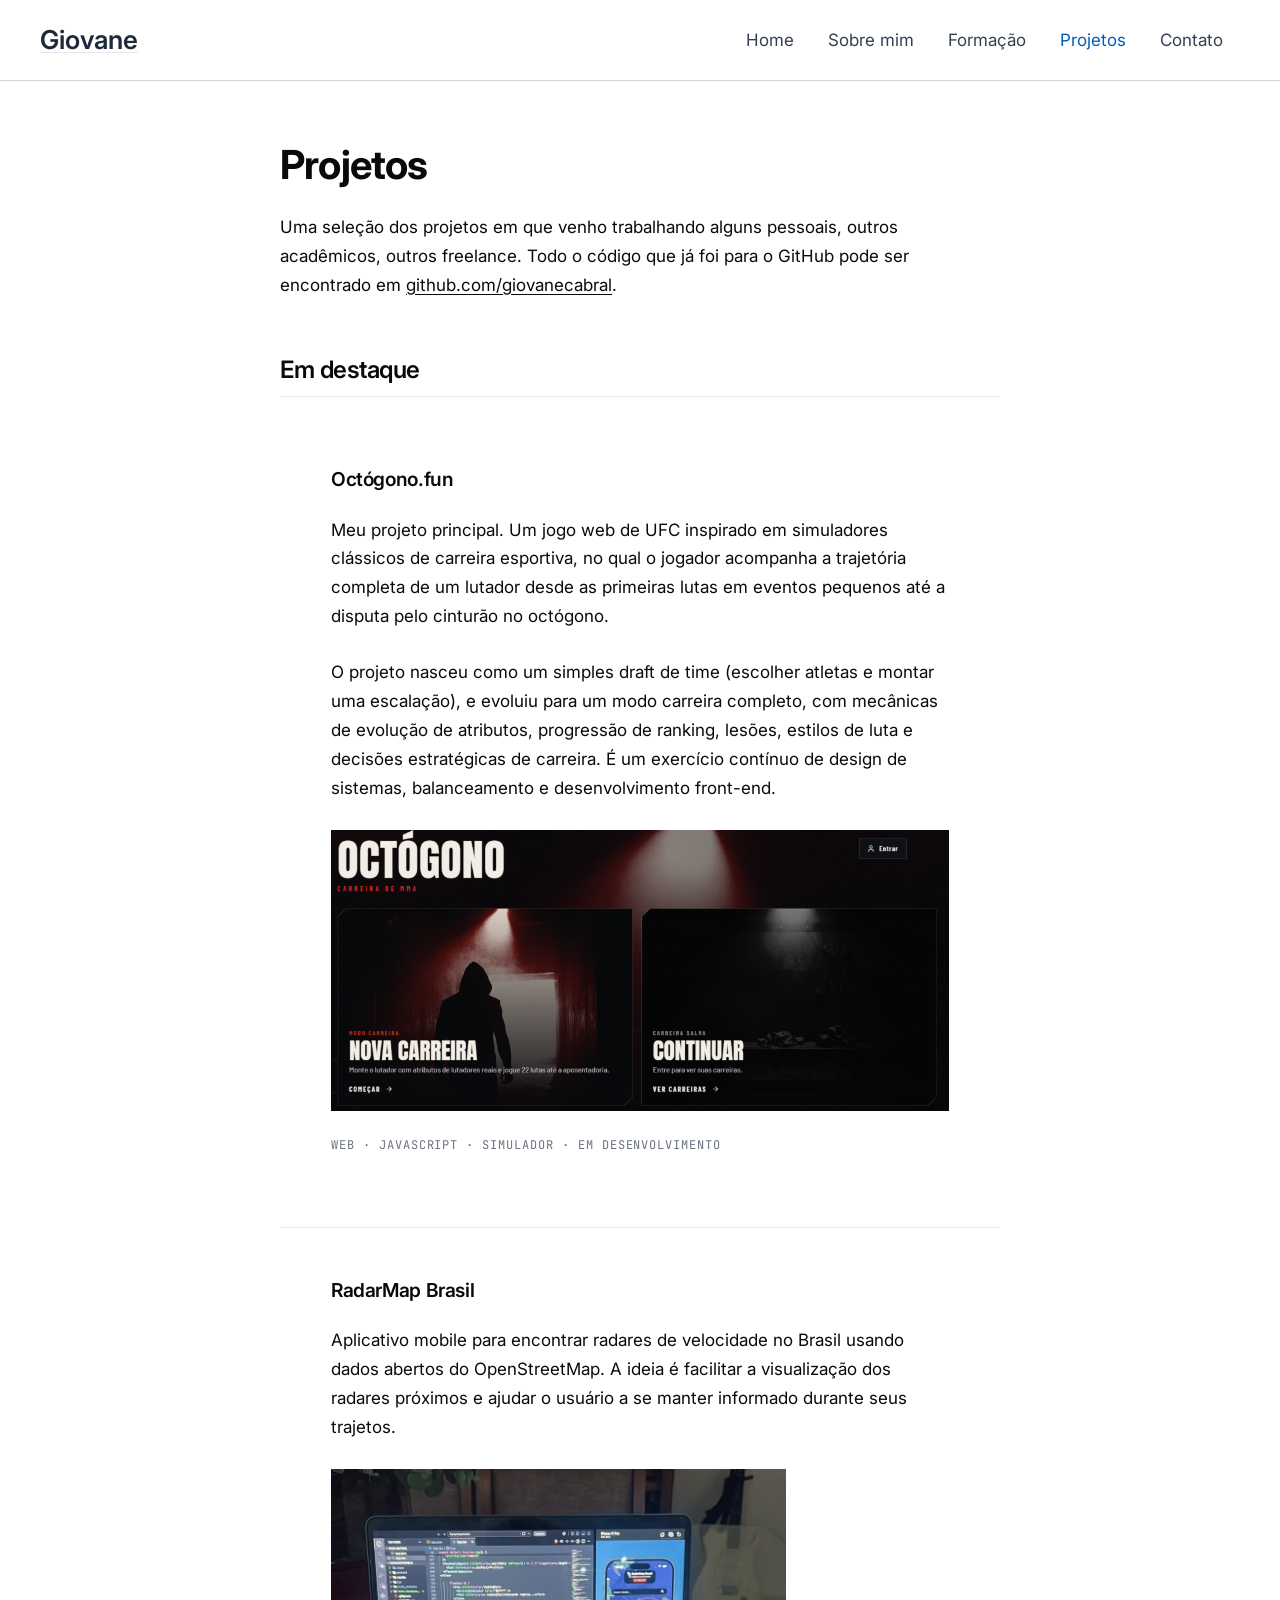
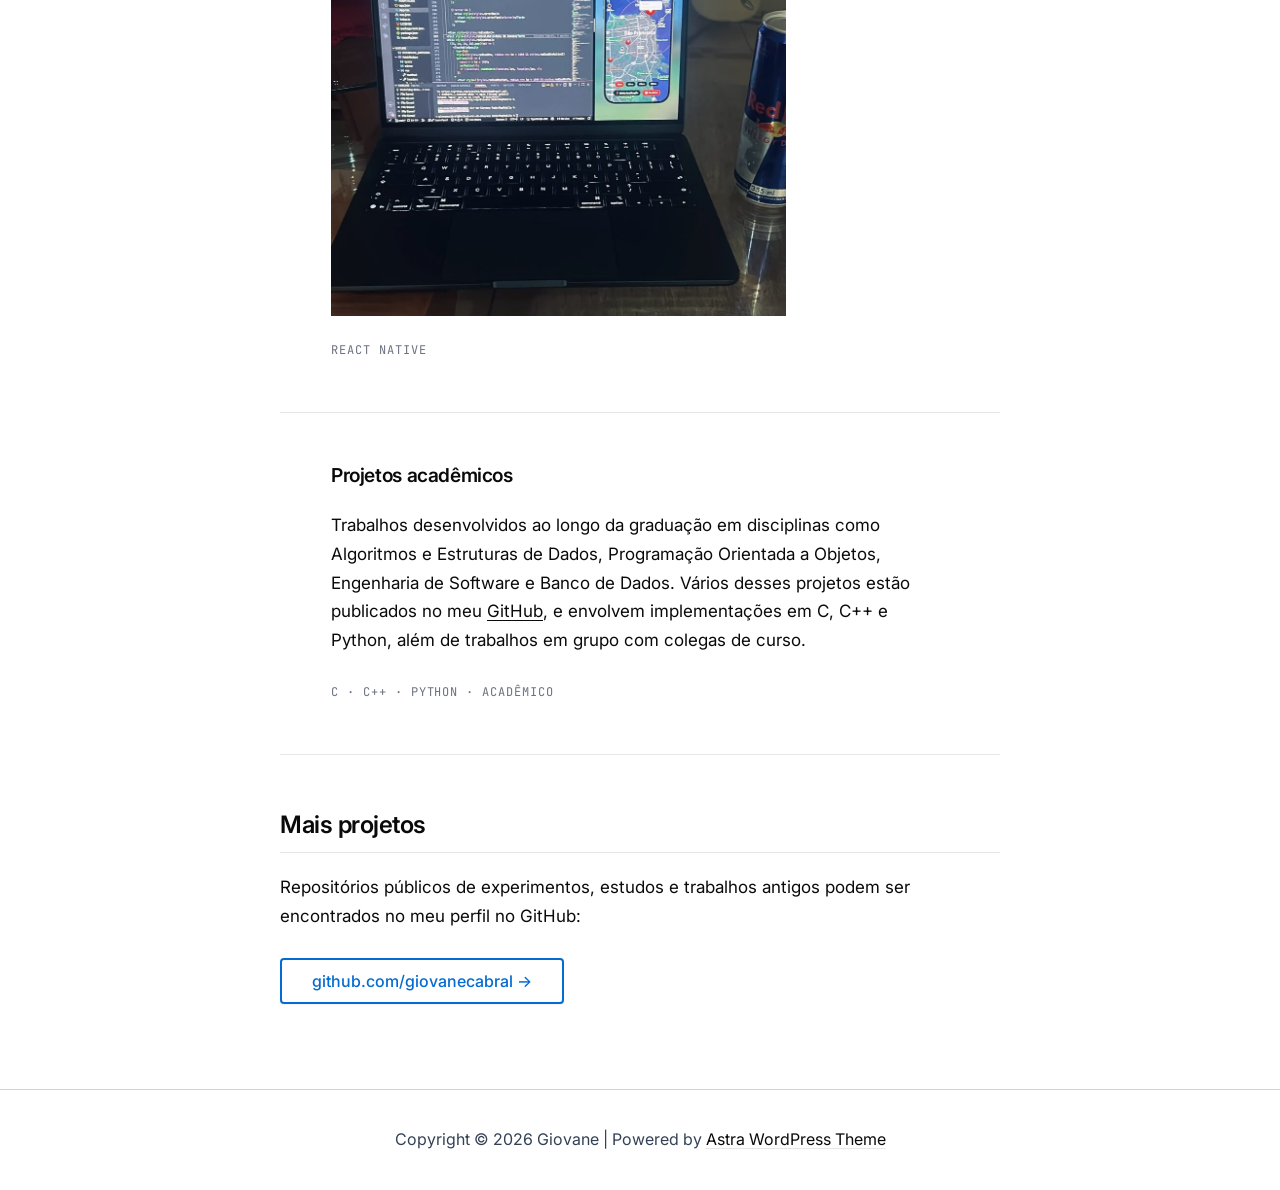
<file: projetos/index.html>
<!DOCTYPE html>
<html lang="en-US">
<head><meta charset="UTF-8">

<meta name="viewport" content="width=device-width, initial-scale=1">
	<link rel="profile" href="https://gmpg.org/xfn/11"> 
	<title>Projetos – Giovane</title>
<meta name="robots" content="max-image-preview:large">




<style id="wp-img-auto-sizes-contain-inline-css">
img:is([sizes=auto i],[sizes^="auto," i]){contain-intrinsic-size:3000px 1500px}
/*# sourceURL=wp-img-auto-sizes-contain-inline-css */
</style>
<link rel="stylesheet" id="astra-theme-css-css" href="https://giovanecabral.github.io/wp-content/themes/astra/assets/css/minified/main.min.css?ver=4.14.1" media="all">
<style id="astra-theme-css-inline-css">
:root{--ast-post-nav-space:0;--ast-container-default-xlg-padding:2.5em;--ast-container-default-lg-padding:2.5em;--ast-container-default-slg-padding:2em;--ast-container-default-md-padding:2.5em;--ast-container-default-sm-padding:2.5em;--ast-container-default-xs-padding:2.4em;--ast-container-default-xxs-padding:1.8em;--ast-code-block-background:#ECEFF3;--ast-comment-inputs-background:#F9FAFB;--ast-normal-container-width:1200px;--ast-narrow-container-width:750px;--ast-blog-title-font-weight:600;--ast-blog-meta-weight:600;--ast-global-color-primary:var(--ast-global-color-4);--ast-global-color-secondary:var(--ast-global-color-5);--ast-global-color-alternate-background:var(--ast-global-color-6);--ast-global-color-subtle-background:var(--ast-global-color-7);--ast-bg-style-guide:var( --ast-global-color-secondary,var(--ast-global-color-5) );--ast-shadow-style-guide:0px 0px 4px 0 #00000057;--ast-global-dark-bg-style:#fff;--ast-global-dark-lfs:#fbfbfb;--ast-widget-bg-color:#fafafa;--ast-wc-container-head-bg-color:#fbfbfb;--ast-title-layout-bg:#eeeeee;--ast-search-border-color:#e7e7e7;--ast-lifter-hover-bg:#e6e6e6;--ast-gallery-block-color:#000;--srfm-color-input-label:var(--ast-global-color-2);}html{font-size:100%;}a{color:var(--ast-global-color-0);}a:hover,a:focus{color:var(--ast-global-color-1);}body,button,input,select,textarea,.ast-button,.ast-custom-button{font-family:-apple-system,BlinkMacSystemFont,Segoe UI,Roboto,Oxygen-Sans,Ubuntu,Cantarell,Helvetica Neue,sans-serif;font-weight:400;font-size:16px;font-size:1rem;line-height:var(--ast-body-line-height,1.65);}blockquote{color:var(--ast-global-color-3);}h1,h2,h3,h4,h5,h6,.entry-content :where(h1,h2,h3,h4,h5,h6),.site-title,.site-title a{font-weight:600;}.ast-site-identity .site-title a{color:var(--ast-global-color-2);}.site-title{font-size:26px;font-size:1.625rem;display:block;}.site-header .site-description{font-size:15px;font-size:0.9375rem;display:none;}.entry-title{font-size:20px;font-size:1.25rem;}.ast-blog-single-element.ast-taxonomy-container a{font-size:14px;font-size:0.875rem;}.ast-blog-meta-container{font-size:13px;font-size:0.8125rem;}.archive .ast-article-post .ast-article-inner,.blog .ast-article-post .ast-article-inner,.archive .ast-article-post .ast-article-inner:hover,.blog .ast-article-post .ast-article-inner:hover{border-top-left-radius:6px;border-top-right-radius:6px;border-bottom-right-radius:6px;border-bottom-left-radius:6px;overflow:hidden;}h1,.entry-content :where(h1){font-size:36px;font-size:2.25rem;font-weight:600;line-height:1.4em;}h2,.entry-content :where(h2){font-size:30px;font-size:1.875rem;font-weight:600;line-height:1.3em;}h3,.entry-content :where(h3){font-size:24px;font-size:1.5rem;font-weight:600;line-height:1.3em;}h4,.entry-content :where(h4){font-size:20px;font-size:1.25rem;line-height:1.2em;font-weight:600;}h5,.entry-content :where(h5){font-size:18px;font-size:1.125rem;line-height:1.2em;font-weight:600;}h6,.entry-content :where(h6){font-size:16px;font-size:1rem;line-height:1.25em;font-weight:600;}::selection{background-color:var(--ast-global-color-0);color:#ffffff;}body,h1,h2,h3,h4,h5,h6,.entry-title a,.entry-content :where(h1,h2,h3,h4,h5,h6){color:var(--ast-global-color-3);}.tagcloud a:hover,.tagcloud a:focus,.tagcloud a.current-item{color:#ffffff;border-color:var(--ast-global-color-0);background-color:var(--ast-global-color-0);}input:focus,input[type="text"]:focus,input[type="email"]:focus,input[type="url"]:focus,input[type="password"]:focus,input[type="reset"]:focus,input[type="search"]:focus,textarea:focus{border-color:var(--ast-global-color-0);}input[type="radio"]:checked,input[type=reset],input[type="checkbox"]:checked,input[type="checkbox"]:hover:checked,input[type="checkbox"]:focus:checked,input[type=range]::-webkit-slider-thumb{border-color:var(--ast-global-color-0);background-color:var(--ast-global-color-0);box-shadow:none;}.site-footer a:hover + .post-count,.site-footer a:focus + .post-count{background:var(--ast-global-color-0);border-color:var(--ast-global-color-0);}.single .nav-links .nav-previous,.single .nav-links .nav-next{color:var(--ast-global-color-0);}.entry-meta,.entry-meta *{line-height:1.45;color:var(--ast-global-color-0);font-weight:600;}.entry-meta a:not(.ast-button):hover,.entry-meta a:not(.ast-button):hover *,.entry-meta a:not(.ast-button):focus,.entry-meta a:not(.ast-button):focus *,.page-links > .page-link,.page-links .page-link:hover,.post-navigation a:hover{color:var(--ast-global-color-1);}#cat option,.secondary .calendar_wrap thead a,.secondary .calendar_wrap thead a:visited{color:var(--ast-global-color-0);}.secondary .calendar_wrap #today,.ast-progress-val span{background:var(--ast-global-color-0);}.secondary a:hover + .post-count,.secondary a:focus + .post-count{background:var(--ast-global-color-0);border-color:var(--ast-global-color-0);}.calendar_wrap #today > a{color:#ffffff;}.page-links .page-link,.single .post-navigation a{color:var(--ast-global-color-3);}.ast-search-menu-icon .search-form button.search-submit{padding:0 4px;}.ast-search-menu-icon form.search-form{padding-right:0;}.ast-header-search .ast-search-menu-icon.ast-dropdown-active .search-form,.ast-header-search .ast-search-menu-icon.ast-dropdown-active .search-field:focus{transition:all 0.2s;}.search-form input.search-field:focus{outline:none;}.ast-mobile-header-content .ast-builder-layout-element:not(.ast-builder-menu):not(.ast-header-divider-element),.ast-mobile-popup-content .ast-builder-layout-element:not(.ast-builder-menu):not(.ast-header-divider-element){padding:15px 20px;}.ast-search-menu-icon .search-form button.search-submit:focus,.ast-theme-transparent-header .ast-header-search .ast-dropdown-active .ast-icon,.ast-theme-transparent-header .ast-inline-search .search-field:focus .ast-icon{color:var(--ast-global-color-1);}.ast-desktop .ast-header-search .slide-search .search-form{border:2px solid var(--ast-global-color-0);}.ast-header-search .slide-search .search-field{background-color:var(--ast-global-dark-bg-style);}.ast-archive-title{color:var(--ast-global-color-2);}.widget-title{font-size:22px;font-size:1.375rem;color:var(--ast-global-color-2);}.ast-single-post .entry-content a,.ast-comment-content a:not(.ast-comment-edit-reply-wrap a){text-decoration:underline;}.ast-single-post .entry-content .uagb-tab a,.ast-single-post .entry-content .uagb-ifb-cta a,.ast-single-post .entry-content .uabb-module-content a,.ast-single-post .entry-content .uagb-post-grid a,.ast-single-post .entry-content .uagb-timeline a,.ast-single-post .entry-content .uagb-toc__wrap a,.ast-single-post .entry-content .uagb-taxomony-box a,.entry-content .wp-block-latest-posts > li > a,.ast-single-post .entry-content .wp-block-file__button,a.ast-post-filter-single,.ast-single-post .ast-comment-content .comment-reply-link,.ast-single-post .ast-comment-content .comment-edit-link{text-decoration:none;}.ast-search-menu-icon.slide-search a:focus-visible:focus-visible,.astra-search-icon:focus-visible,#close:focus-visible,a:focus-visible,.ast-menu-toggle:focus-visible,.site .skip-link:focus-visible,.wp-block-loginout input:focus-visible,.wp-block-search.wp-block-search__button-inside .wp-block-search__inside-wrapper,.ast-header-navigation-arrow:focus-visible,.ast-orders-table__row .ast-orders-table__cell:focus-visible,a#ast-apply-coupon:focus-visible,#ast-apply-coupon:focus-visible,#close:focus-visible,.button.search-submit:focus-visible,#search_submit:focus,.normal-search:focus-visible,.ast-header-account-wrap:focus-visible,.astra-cart-drawer-close:focus,.ast-single-variation:focus,.ast-button:focus,.ast-builder-button-wrap:has(.ast-custom-button-link:focus),.ast-builder-button-wrap .ast-custom-button-link:focus{outline-style:dotted;outline-color:inherit;outline-width:thin;}input:focus,input[type="text"]:focus,input[type="email"]:focus,input[type="url"]:focus,input[type="password"]:focus,input[type="reset"]:focus,input[type="search"]:focus,input[type="number"]:focus,textarea:focus,.wp-block-search__input:focus,[data-section="section-header-mobile-trigger"] .ast-button-wrap .ast-mobile-menu-trigger-minimal:focus,.ast-mobile-popup-drawer.active .menu-toggle-close:focus,#ast-scroll-top:focus,#coupon_code:focus,#ast-coupon-code:focus{border-style:dotted;border-color:inherit;border-width:thin;}input{outline:none;}.ast-logo-title-inline .site-logo-img{padding-right:1em;}body .ast-oembed-container *{position:absolute;top:0;width:100%;height:100%;left:0;}body .wp-block-embed-pocket-casts .ast-oembed-container *{position:unset;}.ast-single-post-featured-section + article {margin-top: 2em;}.site-content .ast-single-post-featured-section img {width: 100%;overflow: hidden;object-fit: cover;}.ast-separate-container .site-content .ast-single-post-featured-section + article {margin-top: -80px;z-index: 9;position: relative;border-radius: 4px;}@media (min-width: 922px) {.ast-no-sidebar .site-content .ast-article-image-container--wide {margin-left: -120px;margin-right: -120px;max-width: unset;width: unset;}.ast-left-sidebar .site-content .ast-article-image-container--wide,.ast-right-sidebar .site-content .ast-article-image-container--wide {margin-left: -10px;margin-right: -10px;}.site-content .ast-article-image-container--full {margin-left: calc( -50vw + 50%);margin-right: calc( -50vw + 50%);max-width: 100vw;width: 100vw;}.ast-left-sidebar .site-content .ast-article-image-container--full,.ast-right-sidebar .site-content .ast-article-image-container--full {margin-left: -10px;margin-right: -10px;max-width: inherit;width: auto;}}.site > .ast-single-related-posts-container {margin-top: 0;}@media (min-width: 922px) {.ast-desktop .ast-container--narrow {max-width: var(--ast-narrow-container-width);margin: 0 auto;}}input[type="text"],input[type="number"],input[type="email"],input[type="url"],input[type="password"],input[type="search"],input[type=reset],input[type=tel],input[type=date],select,textarea{font-size:16px;font-style:normal;font-weight:400;line-height:24px;width:100%;padding:12px 16px;border-radius:4px;box-shadow:0px 1px 2px 0px rgba(0,0,0,0.05);color:var(--ast-form-input-text,#475569);}input[type="text"],input[type="number"],input[type="email"],input[type="url"],input[type="password"],input[type="search"],input[type=reset],input[type=tel],input[type=date],select{height:40px;}input[type="date"]{border-width:1px;border-style:solid;border-color:var(--ast-border-color);background:var( --ast-global-color-secondary,var(--ast-global-color-5) );}input[type="text"]:focus,input[type="number"]:focus,input[type="email"]:focus,input[type="url"]:focus,input[type="password"]:focus,input[type="search"]:focus,input[type=reset]:focus,input[type="tel"]:focus,input[type="date"]:focus,select:focus,textarea:focus{border-color:#046BD2;box-shadow:none;outline:none;color:var(--ast-form-input-focus-text,#475569);}label,legend{color:var(--ast-global-color-2,#111827 );font-size:14px;font-style:normal;font-weight:500;line-height:20px;}select{padding:6px 10px;}fieldset{padding:30px;border-radius:4px;}button,.ast-button,.button,input[type="button"],input[type="reset"],input[type="submit"],a:where(.wp-block-button__link){border-radius:4px;box-shadow:0px 1px 2px 0px rgba(0,0,0,0.05);}:root{--ast-comment-inputs-background:#FFF;}::placeholder{color:var(--ast-form-field-color,#9CA3AF);}::-ms-input-placeholder{color:var(--ast-form-field-color,#9CA3AF);}@media (max-width:921.99px){#ast-desktop-header{display:none;}}@media (min-width:922px){#ast-mobile-header{display:none;}}.wp-block-buttons.aligncenter{justify-content:center;}@media (max-width:921px){.ast-theme-transparent-header #primary,.ast-theme-transparent-header #secondary{padding:0;}}@media (max-width:921px){.ast-plain-container.ast-no-sidebar #primary{padding:0;}}.ast-plain-container.ast-no-sidebar #primary{margin-top:0;margin-bottom:0;}@media (min-width:1200px){.ast-plain-container.ast-no-sidebar #primary{margin-top:60px;margin-bottom:60px;}}.wp-block-button.is-style-outline .wp-block-button__link{border-color:var(--ast-global-color-0);}div.wp-block-button.is-style-outline > .wp-block-button__link:not(.has-text-color),div.wp-block-button.wp-block-button__link.is-style-outline:not(.has-text-color){color:var(--ast-global-color-0);}.wp-block-button.is-style-outline .wp-block-button__link:hover,.wp-block-buttons .wp-block-button.is-style-outline .wp-block-button__link:focus,.wp-block-buttons .wp-block-button.is-style-outline > .wp-block-button__link:not(.has-text-color):hover,.wp-block-buttons .wp-block-button.wp-block-button__link.is-style-outline:not(.has-text-color):hover{color:#ffffff;background-color:var(--ast-global-color-1);border-color:var(--ast-global-color-1);}.post-page-numbers.current .page-link,.ast-pagination .page-numbers.current{color:#ffffff;border-color:var(--ast-global-color-0);background-color:var(--ast-global-color-0);}.wp-block-buttons .wp-block-button.is-style-outline .wp-block-button__link.wp-element-button,.ast-outline-button,.wp-block-uagb-buttons-child .uagb-buttons-repeater.ast-outline-button{border-color:var(--ast-global-color-0);border-top-width:2px;border-right-width:2px;border-bottom-width:2px;border-left-width:2px;font-family:inherit;font-weight:500;font-size:16px;font-size:1rem;line-height:1em;padding-top:13px;padding-right:30px;padding-bottom:13px;padding-left:30px;}.wp-block-buttons .wp-block-button.is-style-outline > .wp-block-button__link:not(.has-text-color),.wp-block-buttons .wp-block-button.wp-block-button__link.is-style-outline:not(.has-text-color),.ast-outline-button{color:var(--ast-global-color-0);}.wp-block-button.is-style-outline .wp-block-button__link:hover,.wp-block-buttons .wp-block-button.is-style-outline .wp-block-button__link:focus,.wp-block-buttons .wp-block-button.is-style-outline > .wp-block-button__link:not(.has-text-color):hover,.wp-block-buttons .wp-block-button.wp-block-button__link.is-style-outline:not(.has-text-color):hover,.ast-outline-button:hover,.ast-outline-button:focus,.wp-block-uagb-buttons-child .uagb-buttons-repeater.ast-outline-button:hover,.wp-block-uagb-buttons-child .uagb-buttons-repeater.ast-outline-button:focus{color:#ffffff;background-color:var(--ast-global-color-1);border-color:var(--ast-global-color-1);}.ast-single-post .entry-content a.ast-outline-button,.ast-single-post .entry-content .is-style-outline>.wp-block-button__link{text-decoration:none;}.wp-block-button .wp-block-button__link.wp-element-button.is-style-outline:not(.has-background),.wp-block-button.is-style-outline>.wp-block-button__link.wp-element-button:not(.has-background),.ast-outline-button{background-color:transparent;}.uagb-buttons-repeater.ast-outline-button{border-radius:9999px;}@media (max-width:921px){.wp-block-buttons .wp-block-button.is-style-outline .wp-block-button__link.wp-element-button,.ast-outline-button,.wp-block-uagb-buttons-child .uagb-buttons-repeater.ast-outline-button{padding-top:12px;padding-right:28px;padding-bottom:12px;padding-left:28px;}}@media (max-width:544px){.wp-block-buttons .wp-block-button.is-style-outline .wp-block-button__link.wp-element-button,.ast-outline-button,.wp-block-uagb-buttons-child .uagb-buttons-repeater.ast-outline-button{padding-top:10px;padding-right:24px;padding-bottom:10px;padding-left:24px;}}.entry-content[data-ast-blocks-layout] > figure{margin-bottom:1em;}h1.widget-title{font-weight:600;}h2.widget-title{font-weight:600;}h3.widget-title{font-weight:600;}#page{display:flex;flex-direction:column;min-height:100vh;}.ast-404-layout-1 h1.page-title{color:var(--ast-global-color-2);}.single .post-navigation a{line-height:1em;height:inherit;}.error-404 .page-sub-title{font-size:1.5rem;font-weight:inherit;}.search .site-content .content-area .search-form{margin-bottom:0;}#page .site-content{flex-grow:1;}.widget{margin-bottom:1.25em;}#secondary li{line-height:1.5em;}#secondary .wp-block-group h2{margin-bottom:0.7em;}#secondary h2{font-size:1.7rem;}.ast-separate-container .ast-article-post,.ast-separate-container .ast-article-single,.ast-separate-container .comment-respond{padding:3em;}.ast-separate-container .ast-article-single .ast-article-single{padding:0;}.ast-article-single .wp-block-post-template-is-layout-grid{padding-left:0;}.ast-separate-container .comments-title,.ast-narrow-container .comments-title{padding:1.5em 2em;}.ast-page-builder-template .comment-form-textarea,.ast-comment-formwrap .ast-grid-common-col{padding:0;}.ast-comment-formwrap{padding:0;display:inline-flex;column-gap:20px;width:100%;margin-left:0;margin-right:0;}.comments-area textarea#comment:focus,.comments-area textarea#comment:active,.comments-area .ast-comment-formwrap input[type="text"]:focus,.comments-area .ast-comment-formwrap input[type="text"]:active {box-shadow:none;outline:none;}.archive.ast-page-builder-template .entry-header{margin-top:2em;}.ast-page-builder-template .ast-comment-formwrap{width:100%;}.entry-title{margin-bottom:0.6em;}.ast-archive-description p{font-size:inherit;font-weight:inherit;line-height:inherit;}.ast-separate-container .ast-comment-list li.depth-1,.hentry{margin-bottom:1.5em;}.site-content section.ast-archive-description{margin-bottom:2em;}@media (min-width:921px){.ast-left-sidebar.ast-page-builder-template #secondary,.archive.ast-right-sidebar.ast-page-builder-template .site-main{padding-left:20px;padding-right:20px;}}@media (max-width:544px){.ast-comment-formwrap.ast-row{column-gap:10px;display:inline-block;}#ast-commentform .ast-grid-common-col{position:relative;width:100%;}}@media (min-width:1201px){.ast-separate-container .ast-article-post,.ast-separate-container .ast-article-single,.ast-separate-container .ast-author-box,.ast-separate-container .ast-404-layout-1,.ast-separate-container .no-results{padding:3em;}}@media (max-width:921px){.ast-left-sidebar #content > .ast-container{display:flex;flex-direction:column-reverse;width:100%;}}@media (min-width:922px){.ast-separate-container.ast-right-sidebar #primary,.ast-separate-container.ast-left-sidebar #primary{border:0;}.search-no-results.ast-separate-container #primary{margin-bottom:4em;}}.wp-block-button .wp-block-button__link{color:#ffffff;}.wp-block-button .wp-block-button__link:hover,.wp-block-button .wp-block-button__link:focus{color:#ffffff;background-color:var(--ast-global-color-1);border-color:var(--ast-global-color-1);}.wp-block-button .wp-block-button__link,.wp-block-search .wp-block-search__button,body .wp-block-file .wp-block-file__button{border-color:var(--ast-global-color-0);background-color:var(--ast-global-color-0);color:#ffffff;font-family:inherit;font-weight:500;line-height:1em;font-size:16px;font-size:1rem;padding-top:15px;padding-right:30px;padding-bottom:15px;padding-left:30px;}.ast-single-post .entry-content .wp-block-button .wp-block-button__link,.ast-single-post .entry-content .wp-block-search .wp-block-search__button,body .entry-content .wp-block-file .wp-block-file__button{text-decoration:none;}@media (max-width:921px){.wp-block-button .wp-block-button__link,.wp-block-search .wp-block-search__button,body .wp-block-file .wp-block-file__button{padding-top:14px;padding-right:28px;padding-bottom:14px;padding-left:28px;}}@media (max-width:544px){.wp-block-button .wp-block-button__link,.wp-block-search .wp-block-search__button,body .wp-block-file .wp-block-file__button{padding-top:12px;padding-right:24px;padding-bottom:12px;padding-left:24px;}}.menu-toggle,button,.ast-button,.ast-custom-button,.button,input#submit,input[type="button"],input[type="submit"],input[type="reset"],#comments .submit,.search .search-submit,form[CLASS*="wp-block-search__"].wp-block-search .wp-block-search__inside-wrapper .wp-block-search__button,body .wp-block-file .wp-block-file__button,.search .search-submit{border-style:solid;border-top-width:0;border-right-width:0;border-left-width:0;border-bottom-width:0;color:#ffffff;border-color:var(--ast-global-color-0);background-color:var(--ast-global-color-0);padding-top:15px;padding-right:30px;padding-bottom:15px;padding-left:30px;font-family:inherit;font-weight:500;font-size:16px;font-size:1rem;line-height:1em;}button:focus,.menu-toggle:hover,button:hover,.ast-button:hover,.ast-custom-button:hover .button:hover,.ast-custom-button:hover ,input[type=reset]:hover,input[type=reset]:focus,input#submit:hover,input#submit:focus,input[type="button"]:hover,input[type="button"]:focus,input[type="submit"]:hover,input[type="submit"]:focus,form[CLASS*="wp-block-search__"].wp-block-search .wp-block-search__inside-wrapper .wp-block-search__button:hover,form[CLASS*="wp-block-search__"].wp-block-search .wp-block-search__inside-wrapper .wp-block-search__button:focus,body .wp-block-file .wp-block-file__button:hover,body .wp-block-file .wp-block-file__button:focus{color:#ffffff;background-color:var(--ast-global-color-1);border-color:var(--ast-global-color-1);}form[CLASS*="wp-block-search__"].wp-block-search .wp-block-search__inside-wrapper .wp-block-search__button.has-icon{padding-top:calc(15px - 3px);padding-right:calc(30px - 3px);padding-bottom:calc(15px - 3px);padding-left:calc(30px - 3px);}@media (max-width:921px){.menu-toggle,button,.ast-button,.ast-custom-button,.button,input#submit,input[type="button"],input[type="submit"],input[type="reset"],#comments .submit,.search .search-submit,form[CLASS*="wp-block-search__"].wp-block-search .wp-block-search__inside-wrapper .wp-block-search__button,body .wp-block-file .wp-block-file__button,.search .search-submit{padding-top:14px;padding-right:28px;padding-bottom:14px;padding-left:28px;}}@media (max-width:544px){.menu-toggle,button,.ast-button,.ast-custom-button,.button,input#submit,input[type="button"],input[type="submit"],input[type="reset"],#comments .submit,.search .search-submit,form[CLASS*="wp-block-search__"].wp-block-search .wp-block-search__inside-wrapper .wp-block-search__button,body .wp-block-file .wp-block-file__button,.search .search-submit{padding-top:12px;padding-right:24px;padding-bottom:12px;padding-left:24px;}}@media (max-width:921px){.ast-mobile-header-stack .main-header-bar .ast-search-menu-icon{display:inline-block;}.ast-header-break-point.ast-header-custom-item-outside .ast-mobile-header-stack .main-header-bar .ast-search-icon{margin:0;}.ast-comment-avatar-wrap img{max-width:2.5em;}.ast-comment-meta{padding:0 1.8888em 1.3333em;}}@media (min-width:544px){.ast-container{max-width:100%;}}@media (max-width:544px){.ast-separate-container .ast-article-post,.ast-separate-container .ast-article-single,.ast-separate-container .comments-title,.ast-separate-container .ast-archive-description{padding:1.5em 1em;}.ast-separate-container #content .ast-container{padding-left:0.54em;padding-right:0.54em;}.ast-separate-container .ast-comment-list .bypostauthor{padding:.5em;}.ast-search-menu-icon.ast-dropdown-active .search-field{width:170px;}} #ast-mobile-header .ast-site-header-cart-li a{pointer-events:none;}.ast-separate-container{background-color:var(--ast-global-color-5);}@media (max-width:921px){.site-title{display:block;}.site-header .site-description{display:none;}h1,.entry-content :where(h1){font-size:30px;font-size:1.875rem;}h2,.entry-content :where(h2){font-size:25px;font-size:1.5625rem;}h3,.entry-content :where(h3){font-size:20px;font-size:1.25rem;}}@media (max-width:544px){.site-title{display:block;}.site-header .site-description{display:none;}h1,.entry-content :where(h1){font-size:30px;font-size:1.875rem;}h2,.entry-content :where(h2){font-size:25px;font-size:1.5625rem;}h3,.entry-content :where(h3){font-size:20px;font-size:1.25rem;}}@media (max-width:921px){html{font-size:91.2%;}}@media (max-width:544px){html{font-size:91.2%;}}@media (min-width:922px){.ast-container{max-width:1240px;}}@media (min-width:922px){.site-content .ast-container{display:flex;}}@media (max-width:921px){.site-content .ast-container{flex-direction:column;}}.entry-content :where(h1,h2,h3,h4,h5,h6){clear:none;}@media (min-width:922px){.main-header-menu .sub-menu .menu-item.ast-left-align-sub-menu:hover > .sub-menu,.main-header-menu .sub-menu .menu-item.ast-left-align-sub-menu.focus > .sub-menu{margin-left:-0px;}}.entry-content li > p{margin-bottom:0;}.site .comments-area{padding-bottom:2em;margin-top:2em;}.wp-block-file {display: flex;align-items: center;flex-wrap: wrap;justify-content: space-between;}.wp-block-pullquote {border: none;}.wp-block-pullquote blockquote::before {content: "\201D";font-family: "Helvetica",sans-serif;display: flex;transform: rotate( 180deg );font-size: 6rem;font-style: normal;line-height: 1;font-weight: bold;align-items: center;justify-content: center;}.has-text-align-right > blockquote::before {justify-content: flex-start;}.has-text-align-left > blockquote::before {justify-content: flex-end;}figure.wp-block-pullquote.is-style-solid-color blockquote {max-width: 100%;text-align: inherit;}:root {--wp--custom--ast-default-block-top-padding: 3em;--wp--custom--ast-default-block-right-padding: 3em;--wp--custom--ast-default-block-bottom-padding: 3em;--wp--custom--ast-default-block-left-padding: 3em;--wp--custom--ast-container-width: 1200px;--wp--custom--ast-content-width-size: 1200px;--wp--custom--ast-wide-width-size: calc(1200px + var(--wp--custom--ast-default-block-left-padding) + var(--wp--custom--ast-default-block-right-padding));}.ast-narrow-container {--wp--custom--ast-content-width-size: 750px;--wp--custom--ast-wide-width-size: 750px;}@media(max-width: 921px) {:root {--wp--custom--ast-default-block-top-padding: 3em;--wp--custom--ast-default-block-right-padding: 2em;--wp--custom--ast-default-block-bottom-padding: 3em;--wp--custom--ast-default-block-left-padding: 2em;}}@media(max-width: 544px) {:root {--wp--custom--ast-default-block-top-padding: 3em;--wp--custom--ast-default-block-right-padding: 1.5em;--wp--custom--ast-default-block-bottom-padding: 3em;--wp--custom--ast-default-block-left-padding: 1.5em;}}.entry-content > .wp-block-group,.entry-content > .wp-block-cover,.entry-content > .wp-block-columns {padding-top: var(--wp--custom--ast-default-block-top-padding);padding-right: var(--wp--custom--ast-default-block-right-padding);padding-bottom: var(--wp--custom--ast-default-block-bottom-padding);padding-left: var(--wp--custom--ast-default-block-left-padding);}.ast-plain-container.ast-no-sidebar .entry-content > .alignfull,.ast-page-builder-template .ast-no-sidebar .entry-content > .alignfull {margin-left: calc( -50vw + 50%);margin-right: calc( -50vw + 50%);max-width: 100vw;width: 100vw;}.ast-plain-container.ast-no-sidebar .entry-content .alignfull .alignfull,.ast-page-builder-template.ast-no-sidebar .entry-content .alignfull .alignfull,.ast-plain-container.ast-no-sidebar .entry-content .alignfull .alignwide,.ast-page-builder-template.ast-no-sidebar .entry-content .alignfull .alignwide,.ast-plain-container.ast-no-sidebar .entry-content .alignwide .alignfull,.ast-page-builder-template.ast-no-sidebar .entry-content .alignwide .alignfull,.ast-plain-container.ast-no-sidebar .entry-content .alignwide .alignwide,.ast-page-builder-template.ast-no-sidebar .entry-content .alignwide .alignwide,.ast-plain-container.ast-no-sidebar .entry-content .wp-block-column .alignfull,.ast-page-builder-template.ast-no-sidebar .entry-content .wp-block-column .alignfull,.ast-plain-container.ast-no-sidebar .entry-content .wp-block-column .alignwide,.ast-page-builder-template.ast-no-sidebar .entry-content .wp-block-column .alignwide {margin-left: auto;margin-right: auto;width: 100%;}[data-ast-blocks-layout] .wp-block-separator:not(.is-style-dots) {height: 0;}[data-ast-blocks-layout] .wp-block-separator {margin: 20px auto;}[data-ast-blocks-layout] .wp-block-separator:not(.is-style-wide):not(.is-style-dots) {max-width: 100px;}[data-ast-blocks-layout] .wp-block-separator.has-background {padding: 0;}.entry-content[data-ast-blocks-layout] > * {max-width: var(--wp--custom--ast-content-width-size);margin-left: auto;margin-right: auto;}.entry-content[data-ast-blocks-layout] > .alignwide {max-width: var(--wp--custom--ast-wide-width-size);}.entry-content[data-ast-blocks-layout] .alignfull {max-width: none;}.entry-content .wp-block-columns {margin-bottom: 0;}blockquote {margin: 1.5em;border-color: rgba(0,0,0,0.05);}.wp-block-quote:not(.has-text-align-right):not(.has-text-align-center) {border-left: 5px solid rgba(0,0,0,0.05);}.has-text-align-right > blockquote,blockquote.has-text-align-right {border-right: 5px solid rgba(0,0,0,0.05);}.has-text-align-left > blockquote,blockquote.has-text-align-left {border-left: 5px solid rgba(0,0,0,0.05);}.wp-block-site-tagline,.wp-block-latest-posts .read-more {margin-top: 15px;}.wp-block-loginout p label {display: block;}.wp-block-loginout p:not(.login-remember):not(.login-submit) input {width: 100%;}.wp-block-loginout input:focus {border-color: transparent;}.wp-block-loginout input:focus {outline: thin dotted;}.entry-content .wp-block-media-text .wp-block-media-text__content {padding: 0 0 0 8%;}.entry-content .wp-block-media-text.has-media-on-the-right .wp-block-media-text__content {padding: 0 8% 0 0;}.entry-content .wp-block-media-text.has-background .wp-block-media-text__content {padding: 8%;}.entry-content .wp-block-cover:not([class*="background-color"]):not(.has-text-color.has-link-color) .wp-block-cover__inner-container,.entry-content .wp-block-cover:not([class*="background-color"]) .wp-block-cover-image-text,.entry-content .wp-block-cover:not([class*="background-color"]) .wp-block-cover-text,.entry-content .wp-block-cover-image:not([class*="background-color"]) .wp-block-cover__inner-container,.entry-content .wp-block-cover-image:not([class*="background-color"]) .wp-block-cover-image-text,.entry-content .wp-block-cover-image:not([class*="background-color"]) .wp-block-cover-text {color: var(--ast-global-color-primary,var(--ast-global-color-5));}.wp-block-loginout .login-remember input {width: 1.1rem;height: 1.1rem;margin: 0 5px 4px 0;vertical-align: middle;}.wp-block-latest-posts > li > *:first-child,.wp-block-latest-posts:not(.is-grid) > li:first-child {margin-top: 0;}.entry-content > .wp-block-buttons,.entry-content > .wp-block-uagb-buttons {margin-bottom: 1.5em;}.wp-block-search__inside-wrapper .wp-block-search__input {padding: 0 10px;color: var(--ast-global-color-3);background: var(--ast-global-color-primary,var(--ast-global-color-5));border-color: var(--ast-border-color);}.wp-block-latest-posts .read-more {margin-bottom: 1.5em;}.wp-block-search__no-button .wp-block-search__inside-wrapper .wp-block-search__input {padding-top: 5px;padding-bottom: 5px;}.wp-block-latest-posts .wp-block-latest-posts__post-date,.wp-block-latest-posts .wp-block-latest-posts__post-author {font-size: 1rem;}.wp-block-latest-posts > li > *,.wp-block-latest-posts:not(.is-grid) > li {margin-top: 12px;margin-bottom: 12px;}.ast-page-builder-template .entry-content[data-ast-blocks-layout] > .alignwide:where(:not(.uagb-is-root-container):not(.spectra-is-root-container)) > * {max-width: var(--wp--custom--ast-wide-width-size);}.ast-page-builder-template .entry-content[data-ast-blocks-layout] > .inherit-container-width > *,.ast-page-builder-template .entry-content[data-ast-blocks-layout] > *:not(.wp-block-group):where(:not(.uagb-is-root-container):not(.spectra-is-root-container)) > *,.entry-content[data-ast-blocks-layout] > .wp-block-cover .wp-block-cover__inner-container {max-width: none ;margin-left: auto;margin-right: auto;}.ast-page-builder-template .entry-content[data-ast-blocks-layout] > *,.ast-page-builder-template .entry-content[data-ast-blocks-layout] > .alignfull:where(:not(.wp-block-group):not(.uagb-is-root-container):not(.spectra-is-root-container)) > * {max-width: none;}.entry-content[data-ast-blocks-layout] .wp-block-cover:not(.alignleft):not(.alignright) {width: auto;}@media(max-width: 1200px) {.ast-separate-container .entry-content > .alignfull,.ast-separate-container .entry-content[data-ast-blocks-layout] > .alignwide,.ast-plain-container .entry-content[data-ast-blocks-layout] > .alignwide,.ast-plain-container .entry-content .alignfull {margin-left: calc(-1 * min(var(--ast-container-default-xlg-padding),20px)) ;margin-right: calc(-1 * min(var(--ast-container-default-xlg-padding),20px));}}@media(min-width: 1201px) {.ast-separate-container .entry-content > .alignfull {margin-left: calc(-1 * var(--ast-container-default-xlg-padding) );margin-right: calc(-1 * var(--ast-container-default-xlg-padding) );}.ast-separate-container .entry-content[data-ast-blocks-layout] > .alignwide,.ast-plain-container .entry-content[data-ast-blocks-layout] > .alignwide {margin-left: auto;margin-right: auto;}}@media(min-width: 921px) {.ast-separate-container .entry-content .wp-block-group.alignwide:not(.inherit-container-width) > :where(:not(.alignleft):not(.alignright)),.ast-plain-container .entry-content .wp-block-group.alignwide:not(.inherit-container-width) > :where(:not(.alignleft):not(.alignright)) {max-width: calc( var(--wp--custom--ast-content-width-size) + 80px );}.ast-plain-container.ast-right-sidebar .entry-content[data-ast-blocks-layout] .alignfull,.ast-plain-container.ast-left-sidebar .entry-content[data-ast-blocks-layout] .alignfull {margin-left: -60px;margin-right: -60px;}}@media(min-width: 544px) {.entry-content > .alignleft {margin-right: 20px;}.entry-content > .alignright {margin-left: 20px;}}@media (max-width:544px){.wp-block-columns .wp-block-column:not(:last-child){margin-bottom:20px;}.wp-block-latest-posts{margin:0;}}@media( max-width: 600px ) {.entry-content .wp-block-media-text .wp-block-media-text__content,.entry-content .wp-block-media-text.has-media-on-the-right .wp-block-media-text__content {padding: 8% 0 0;}.entry-content .wp-block-media-text.has-background .wp-block-media-text__content {padding: 8%;}}.ast-page-builder-template .entry-header {padding-left: 0;}.ast-narrow-container .site-content .wp-block-uagb-image--align-full .wp-block-uagb-image__figure {max-width: 100%;margin-left: auto;margin-right: auto;}.entry-content ul,.entry-content ol {padding: revert;margin: revert;padding-left: 20px;}.entry-content ul.wc-block-product-template{padding: 0;}:root .has-ast-global-color-0-color{color:var(--ast-global-color-0);}:root .has-ast-global-color-0-background-color{background-color:var(--ast-global-color-0);}:root .wp-block-button .has-ast-global-color-0-color{color:var(--ast-global-color-0);}:root .wp-block-button .has-ast-global-color-0-background-color{background-color:var(--ast-global-color-0);}:root .has-ast-global-color-1-color{color:var(--ast-global-color-1);}:root .has-ast-global-color-1-background-color{background-color:var(--ast-global-color-1);}:root .wp-block-button .has-ast-global-color-1-color{color:var(--ast-global-color-1);}:root .wp-block-button .has-ast-global-color-1-background-color{background-color:var(--ast-global-color-1);}:root .has-ast-global-color-2-color{color:var(--ast-global-color-2);}:root .has-ast-global-color-2-background-color{background-color:var(--ast-global-color-2);}:root .wp-block-button .has-ast-global-color-2-color{color:var(--ast-global-color-2);}:root .wp-block-button .has-ast-global-color-2-background-color{background-color:var(--ast-global-color-2);}:root .has-ast-global-color-3-color{color:var(--ast-global-color-3);}:root .has-ast-global-color-3-background-color{background-color:var(--ast-global-color-3);}:root .wp-block-button .has-ast-global-color-3-color{color:var(--ast-global-color-3);}:root .wp-block-button .has-ast-global-color-3-background-color{background-color:var(--ast-global-color-3);}:root .has-ast-global-color-4-color{color:var(--ast-global-color-4);}:root .has-ast-global-color-4-background-color{background-color:var(--ast-global-color-4);}:root .wp-block-button .has-ast-global-color-4-color{color:var(--ast-global-color-4);}:root .wp-block-button .has-ast-global-color-4-background-color{background-color:var(--ast-global-color-4);}:root .has-ast-global-color-5-color{color:var(--ast-global-color-5);}:root .has-ast-global-color-5-background-color{background-color:var(--ast-global-color-5);}:root .wp-block-button .has-ast-global-color-5-color{color:var(--ast-global-color-5);}:root .wp-block-button .has-ast-global-color-5-background-color{background-color:var(--ast-global-color-5);}:root .has-ast-global-color-6-color{color:var(--ast-global-color-6);}:root .has-ast-global-color-6-background-color{background-color:var(--ast-global-color-6);}:root .wp-block-button .has-ast-global-color-6-color{color:var(--ast-global-color-6);}:root .wp-block-button .has-ast-global-color-6-background-color{background-color:var(--ast-global-color-6);}:root .has-ast-global-color-7-color{color:var(--ast-global-color-7);}:root .has-ast-global-color-7-background-color{background-color:var(--ast-global-color-7);}:root .wp-block-button .has-ast-global-color-7-color{color:var(--ast-global-color-7);}:root .wp-block-button .has-ast-global-color-7-background-color{background-color:var(--ast-global-color-7);}:root .has-ast-global-color-8-color{color:var(--ast-global-color-8);}:root .has-ast-global-color-8-background-color{background-color:var(--ast-global-color-8);}:root .wp-block-button .has-ast-global-color-8-color{color:var(--ast-global-color-8);}:root .wp-block-button .has-ast-global-color-8-background-color{background-color:var(--ast-global-color-8);}:root{--ast-global-color-0:#046bd2;--ast-global-color-1:#045cb4;--ast-global-color-2:#1e293b;--ast-global-color-3:#334155;--ast-global-color-4:#FFFFFF;--ast-global-color-5:#F0F5FA;--ast-global-color-6:#111111;--ast-global-color-7:#D1D5DB;--ast-global-color-8:#111111;}:root {--ast-border-color : var(--ast-global-color-7);}.ast-single-entry-banner {-js-display: flex;display: flex;flex-direction: column;justify-content: center;text-align: center;position: relative;background: var(--ast-title-layout-bg);}.ast-single-entry-banner[data-banner-layout="layout-1"] {max-width: 1200px;background: inherit;padding: 20px 0;}.ast-single-entry-banner[data-banner-width-type="custom"] {margin: 0 auto;width: 100%;}.ast-single-entry-banner + .site-content .entry-header {margin-bottom: 0;}.site .ast-author-avatar {--ast-author-avatar-size: ;}a.ast-underline-text {text-decoration: underline;}.ast-container > .ast-terms-link {position: relative;display: block;}a.ast-button.ast-badge-tax {padding: 4px 8px;border-radius: 3px;font-size: inherit;}header.entry-header{text-align:left;}header.entry-header .entry-title{font-weight:600;font-size:32px;font-size:2rem;}header.entry-header > *:not(:last-child){margin-bottom:10px;}header.entry-header .post-thumb-img-content{text-align:center;}header.entry-header .post-thumb img,.ast-single-post-featured-section.post-thumb img{aspect-ratio:16/9;width:100%;height:100%;}@media (max-width:921px){header.entry-header{text-align:left;}}@media (max-width:544px){header.entry-header{text-align:left;}}.ast-archive-entry-banner {-js-display: flex;display: flex;flex-direction: column;justify-content: center;text-align: center;position: relative;background: var(--ast-title-layout-bg);}.ast-archive-entry-banner[data-banner-width-type="custom"] {margin: 0 auto;width: 100%;}.ast-archive-entry-banner[data-banner-layout="layout-1"] {background: inherit;padding: 20px 0;text-align: left;}body.archive .ast-archive-description{max-width:1200px;width:100%;text-align:left;padding-top:3em;padding-right:3em;padding-bottom:3em;padding-left:3em;}body.archive .ast-archive-description .ast-archive-title,body.archive .ast-archive-description .ast-archive-title *{font-weight:600;font-size:32px;font-size:2rem;}body.archive .ast-archive-description > *:not(:last-child){margin-bottom:10px;}@media (max-width:921px){body.archive .ast-archive-description{text-align:left;}}@media (max-width:544px){body.archive .ast-archive-description{text-align:left;}}.ast-breadcrumbs .trail-browse,.ast-breadcrumbs .trail-items,.ast-breadcrumbs .trail-items li{display:inline-block;margin:0;padding:0;border:none;background:inherit;text-indent:0;text-decoration:none;}.ast-breadcrumbs .trail-browse{font-size:inherit;font-style:inherit;font-weight:inherit;color:inherit;}.ast-breadcrumbs .trail-items{list-style:none;}.trail-items li::after{padding:0 0.3em;content:"\00bb";}.trail-items li:last-of-type::after{display:none;}h1,h2,h3,h4,h5,h6,.entry-content :where(h1,h2,h3,h4,h5,h6){color:var(--ast-global-color-2);}.entry-title a{color:var(--ast-global-color-2);}@media (max-width:921px){.ast-builder-grid-row-container.ast-builder-grid-row-tablet-3-firstrow .ast-builder-grid-row > *:first-child,.ast-builder-grid-row-container.ast-builder-grid-row-tablet-3-lastrow .ast-builder-grid-row > *:last-child{grid-column:1 / -1;}}@media (max-width:544px){.ast-builder-grid-row-container.ast-builder-grid-row-mobile-3-firstrow .ast-builder-grid-row > *:first-child,.ast-builder-grid-row-container.ast-builder-grid-row-mobile-3-lastrow .ast-builder-grid-row > *:last-child{grid-column:1 / -1;}}.ast-builder-layout-element[data-section="title_tagline"]{display:flex;}@media (max-width:921.99px){.ast-header-break-point .ast-builder-layout-element[data-section="title_tagline"]{display:flex;}}@media (max-width:544px){.ast-header-break-point .ast-builder-layout-element[data-section="title_tagline"]{display:flex;}}.ast-builder-menu-1{font-family:inherit;font-weight:inherit;}.ast-builder-menu-1 .menu-item > .menu-link{color:var(--ast-global-color-3);}.ast-builder-menu-1 .menu-item > .ast-menu-toggle{color:var(--ast-global-color-3);}.ast-builder-menu-1 .menu-link:hover,.ast-builder-menu-1 .main-header-menu > .menu-item:hover > .menu-link,.ast-builder-menu-1 .inline-on-mobile .ast-menu-toggle:hover,.ast-builder-menu-1 .inline-on-mobile .main-header-menu > .menu-item:hover > .ast-menu-toggle{color:var(--ast-global-color-1);}.ast-builder-menu-1 .ast-menu-toggle:hover,.ast-builder-menu-1 .main-header-menu > .menu-item:hover > .ast-menu-toggle{color:var(--ast-global-color-1);}.ast-builder-menu-1 .menu-item.current-menu-item > .menu-link,.ast-builder-menu-1 .inline-on-mobile .menu-item.current-menu-item > .ast-menu-toggle,.ast-builder-menu-1 .current-menu-ancestor > .menu-link{color:var(--ast-global-color-1);}.ast-builder-menu-1 .menu-item.current-menu-item > .ast-menu-toggle{color:var(--ast-global-color-1);}.ast-builder-menu-1 .sub-menu,.ast-builder-menu-1 .inline-on-mobile .sub-menu{border-top-width:2px;border-bottom-width:0px;border-right-width:0px;border-left-width:0px;border-color:var(--ast-global-color-0);border-style:solid;}.ast-builder-menu-1 .sub-menu .sub-menu{top:-2px;}.ast-builder-menu-1 .main-header-menu > .menu-item > .sub-menu,.ast-builder-menu-1 .main-header-menu > .menu-item > .astra-full-megamenu-wrapper{margin-top:0px;}.ast-desktop .ast-builder-menu-1 .main-header-menu > .menu-item > .sub-menu:before,.ast-desktop .ast-builder-menu-1 .main-header-menu > .menu-item > .astra-full-megamenu-wrapper:before{height:calc( 0px + 2px + 5px );}.ast-desktop .ast-builder-menu-1 .menu-item .sub-menu .menu-link{border-style:none;}@media (max-width:921px){.ast-header-break-point .ast-builder-menu-1 .menu-item.menu-item-has-children > .ast-menu-toggle{top:0;}.ast-builder-menu-1 .inline-on-mobile .menu-item.menu-item-has-children > .ast-menu-toggle{right:-15px;}.ast-builder-menu-1 .menu-item-has-children > .menu-link:after{content:unset;}.ast-builder-menu-1 .main-header-menu > .menu-item > .sub-menu,.ast-builder-menu-1 .main-header-menu > .menu-item > .astra-full-megamenu-wrapper{margin-top:0;}}@media (max-width:544px){.ast-header-break-point .ast-builder-menu-1 .menu-item.menu-item-has-children > .ast-menu-toggle{top:0;}.ast-builder-menu-1 .main-header-menu > .menu-item > .sub-menu,.ast-builder-menu-1 .main-header-menu > .menu-item > .astra-full-megamenu-wrapper{margin-top:0;}}.ast-builder-menu-1{display:flex;}@media (max-width:921.99px){.ast-header-break-point .ast-builder-menu-1{display:flex;}}@media (max-width:544px){.ast-header-break-point .ast-builder-menu-1{display:flex;}}.site-below-footer-wrap{padding-top:20px;padding-bottom:20px;}.site-below-footer-wrap[data-section="section-below-footer-builder"]{background-color:var(--ast-global-color-4 );min-height:60px;border-style:solid;border-width:0px;border-top-width:1px;border-top-color:var( --ast-global-color-subtle-background,var(--ast-global-color-7) );}.site-below-footer-wrap[data-section="section-below-footer-builder"] .ast-builder-grid-row{max-width:1200px;min-height:60px;margin-left:auto;margin-right:auto;}.site-below-footer-wrap[data-section="section-below-footer-builder"] .ast-builder-grid-row,.site-below-footer-wrap[data-section="section-below-footer-builder"] .site-footer-section{align-items:center;}.site-below-footer-wrap[data-section="section-below-footer-builder"].ast-footer-row-inline .site-footer-section{display:flex;margin-bottom:0;}.ast-builder-grid-row-full .ast-builder-grid-row{grid-template-columns:1fr;}@media (max-width:921px){.site-below-footer-wrap[data-section="section-below-footer-builder"].ast-footer-row-tablet-inline .site-footer-section{display:flex;margin-bottom:0;}.site-below-footer-wrap[data-section="section-below-footer-builder"].ast-footer-row-tablet-stack .site-footer-section{display:block;margin-bottom:10px;}.ast-builder-grid-row-container.ast-builder-grid-row-tablet-full .ast-builder-grid-row{grid-template-columns:1fr;}}@media (max-width:544px){.site-below-footer-wrap[data-section="section-below-footer-builder"].ast-footer-row-mobile-inline .site-footer-section{display:flex;margin-bottom:0;}.site-below-footer-wrap[data-section="section-below-footer-builder"].ast-footer-row-mobile-stack .site-footer-section{display:block;margin-bottom:10px;}.ast-builder-grid-row-container.ast-builder-grid-row-mobile-full .ast-builder-grid-row{grid-template-columns:1fr;}}.site-below-footer-wrap[data-section="section-below-footer-builder"]{display:grid;}@media (max-width:921.99px){.ast-header-break-point .site-below-footer-wrap[data-section="section-below-footer-builder"]{display:grid;}}@media (max-width:544px){.ast-header-break-point .site-below-footer-wrap[data-section="section-below-footer-builder"]{display:grid;}}.ast-footer-copyright{text-align:center;}.ast-footer-copyright.site-footer-focus-item {color:var(--ast-global-color-3);}@media (max-width:921px){.ast-footer-copyright{text-align:center;}}@media (max-width:544px){.ast-footer-copyright{text-align:center;}}.ast-footer-copyright.site-footer-focus-item {font-size:16px;font-size:1rem;}.ast-footer-copyright.ast-builder-layout-element{display:flex;}@media (max-width:921.99px){.ast-header-break-point .ast-footer-copyright.ast-builder-layout-element{display:flex;}}@media (max-width:544px){.ast-header-break-point .ast-footer-copyright.ast-builder-layout-element{display:flex;}}.footer-widget-area.widget-area.site-footer-focus-item{width:auto;}.ast-footer-row-inline .footer-widget-area.widget-area.site-footer-focus-item{width:100%;}.ast-header-break-point .main-header-bar{border-bottom-width:1px;}@media (min-width:922px){.main-header-bar{border-bottom-width:1px;}}.main-header-menu .menu-item, #astra-footer-menu .menu-item, .main-header-bar .ast-masthead-custom-menu-items{-js-display:flex;display:flex;-webkit-box-pack:center;-webkit-justify-content:center;-moz-box-pack:center;-ms-flex-pack:center;justify-content:center;-webkit-box-orient:vertical;-webkit-box-direction:normal;-webkit-flex-direction:column;-moz-box-orient:vertical;-moz-box-direction:normal;-ms-flex-direction:column;flex-direction:column;}.main-header-menu > .menu-item > .menu-link, #astra-footer-menu > .menu-item > .menu-link{height:100%;-webkit-box-align:center;-webkit-align-items:center;-moz-box-align:center;-ms-flex-align:center;align-items:center;-js-display:flex;display:flex;}#ast-desktop-header .main-header-menu > .menu-item.menu-item-has-children > .menu-link .ast-header-navigation-arrow{padding-right:10px;margin-right:-10px;}.ast-header-break-point .main-navigation ul .menu-item .menu-link .icon-arrow:first-of-type svg{top:.2em;margin-top:0px;margin-left:0px;width:.65em;transform:translate(0, -2px) rotateZ(270deg);}.ast-mobile-popup-content .ast-submenu-expanded > .ast-menu-toggle{transform:rotateX(180deg);overflow-y:auto;}@media (min-width:922px){.ast-builder-menu .main-navigation > ul > li:last-child a{margin-right:0;}}.ast-separate-container .ast-article-inner{background-color:var(--ast-global-color-4);}@media (max-width:921px){.ast-separate-container .ast-article-inner{background-color:var(--ast-global-color-4);}}@media (max-width:544px){.ast-separate-container .ast-article-inner{background-color:var(--ast-global-color-4);}}.ast-separate-container .ast-article-single:not(.ast-related-post), .ast-separate-container .error-404, .ast-separate-container .no-results, .single.ast-separate-container .site-main .ast-author-meta, .ast-separate-container .related-posts-title-wrapper, .ast-separate-container .comments-count-wrapper, .ast-box-layout.ast-plain-container .site-content, .ast-padded-layout.ast-plain-container .site-content, .ast-separate-container .ast-archive-description, .ast-separate-container .comments-area{background-color:var(--ast-global-color-4);}@media (max-width:921px){.ast-separate-container .ast-article-single:not(.ast-related-post), .ast-separate-container .error-404, .ast-separate-container .no-results, .single.ast-separate-container .site-main .ast-author-meta, .ast-separate-container .related-posts-title-wrapper, .ast-separate-container .comments-count-wrapper, .ast-box-layout.ast-plain-container .site-content, .ast-padded-layout.ast-plain-container .site-content, .ast-separate-container .ast-archive-description{background-color:var(--ast-global-color-4);}}@media (max-width:544px){.ast-separate-container .ast-article-single:not(.ast-related-post), .ast-separate-container .error-404, .ast-separate-container .no-results, .single.ast-separate-container .site-main .ast-author-meta, .ast-separate-container .related-posts-title-wrapper, .ast-separate-container .comments-count-wrapper, .ast-box-layout.ast-plain-container .site-content, .ast-padded-layout.ast-plain-container .site-content, .ast-separate-container .ast-archive-description{background-color:var(--ast-global-color-4);}}.ast-separate-container.ast-two-container #secondary .widget{background-color:var(--ast-global-color-4);}@media (max-width:921px){.ast-separate-container.ast-two-container #secondary .widget{background-color:var(--ast-global-color-4);}}@media (max-width:544px){.ast-separate-container.ast-two-container #secondary .widget{background-color:var(--ast-global-color-4);}}.ast-plain-container, .ast-page-builder-template{background-color:var(--ast-global-color-4);}@media (max-width:921px){.ast-plain-container, .ast-page-builder-template{background-color:var(--ast-global-color-4);}}@media (max-width:544px){.ast-plain-container, .ast-page-builder-template{background-color:var(--ast-global-color-4);}}
		#ast-scroll-top {
			display: none;
			position: fixed;
			text-align: center;
			cursor: pointer;
			z-index: 99;
			width: 2.1em;
			height: 2.1em;
			line-height: 2.1;
			color: #ffffff;
			border-radius: 2px;
			content: "";
			outline: inherit;
		}
		@media (min-width: 769px) {
			#ast-scroll-top {
				content: "769";
			}
		}
		#ast-scroll-top .ast-icon.icon-arrow svg {
			margin-left: 0px;
			vertical-align: middle;
			transform: translate(0, -20%) rotate(180deg);
			width: 1.6em;
		}
		.ast-scroll-to-top-right {
			right: 30px;
			bottom: 30px;
		}
		.ast-scroll-to-top-left {
			left: 30px;
			bottom: 30px;
		}
	#ast-scroll-top{background-color:var(--ast-global-color-0);font-size:15px;}@media (max-width:921px){#ast-scroll-top .ast-icon.icon-arrow svg{width:1em;}}.ast-mobile-header-content > *,.ast-desktop-header-content > * {padding: 10px 0;height: auto;}.ast-mobile-header-content > *:first-child,.ast-desktop-header-content > *:first-child {padding-top: 10px;}.ast-mobile-header-content > .ast-builder-menu,.ast-desktop-header-content > .ast-builder-menu {padding-top: 0;}.ast-mobile-header-content > *:last-child,.ast-desktop-header-content > *:last-child {padding-bottom: 0;}.ast-mobile-header-content .ast-search-menu-icon.ast-inline-search label,.ast-desktop-header-content .ast-search-menu-icon.ast-inline-search label {width: 100%;}.ast-desktop-header-content .main-header-bar-navigation .ast-submenu-expanded > .ast-menu-toggle::before {transform: rotateX(180deg);}#ast-desktop-header .ast-desktop-header-content,.ast-mobile-header-content .ast-search-icon,.ast-desktop-header-content .ast-search-icon,.ast-mobile-header-wrap .ast-mobile-header-content,.ast-main-header-nav-open.ast-popup-nav-open .ast-mobile-header-wrap .ast-mobile-header-content,.ast-main-header-nav-open.ast-popup-nav-open .ast-desktop-header-content {display: none;}.ast-main-header-nav-open.ast-header-break-point #ast-desktop-header .ast-desktop-header-content,.ast-main-header-nav-open.ast-header-break-point .ast-mobile-header-wrap .ast-mobile-header-content {display: block;}.ast-desktop .ast-desktop-header-content .astra-menu-animation-slide-up > .menu-item > .sub-menu,.ast-desktop .ast-desktop-header-content .astra-menu-animation-slide-up > .menu-item .menu-item > .sub-menu,.ast-desktop .ast-desktop-header-content .astra-menu-animation-slide-down > .menu-item > .sub-menu,.ast-desktop .ast-desktop-header-content .astra-menu-animation-slide-down > .menu-item .menu-item > .sub-menu,.ast-desktop .ast-desktop-header-content .astra-menu-animation-fade > .menu-item > .sub-menu,.ast-desktop .ast-desktop-header-content .astra-menu-animation-fade > .menu-item .menu-item > .sub-menu {opacity: 1;visibility: visible;}.ast-hfb-header.ast-default-menu-enable.ast-header-break-point .ast-mobile-header-wrap .ast-mobile-header-content .main-header-bar-navigation {width: unset;margin: unset;}.ast-mobile-header-content.content-align-flex-end .main-header-bar-navigation .menu-item-has-children > .ast-menu-toggle,.ast-desktop-header-content.content-align-flex-end .main-header-bar-navigation .menu-item-has-children > .ast-menu-toggle {left: calc( 20px - 0.907em);right: auto;}.ast-mobile-header-content .ast-search-menu-icon,.ast-mobile-header-content .ast-search-menu-icon.slide-search,.ast-desktop-header-content .ast-search-menu-icon,.ast-desktop-header-content .ast-search-menu-icon.slide-search {width: 100%;position: relative;display: block;right: auto;transform: none;}.ast-mobile-header-content .ast-search-menu-icon.slide-search .search-form,.ast-mobile-header-content .ast-search-menu-icon .search-form,.ast-desktop-header-content .ast-search-menu-icon.slide-search .search-form,.ast-desktop-header-content .ast-search-menu-icon .search-form {right: 0;visibility: visible;opacity: 1;position: relative;top: auto;transform: none;padding: 0;display: block;overflow: hidden;}.ast-mobile-header-content .ast-search-menu-icon.ast-inline-search .search-field,.ast-mobile-header-content .ast-search-menu-icon .search-field,.ast-desktop-header-content .ast-search-menu-icon.ast-inline-search .search-field,.ast-desktop-header-content .ast-search-menu-icon .search-field {width: 100%;padding-right: 5.5em;}.ast-mobile-header-content .ast-search-menu-icon .search-submit,.ast-desktop-header-content .ast-search-menu-icon .search-submit {display: block;position: absolute;height: 100%;top: 0;right: 0;padding: 0 1em;border-radius: 0;}.ast-hfb-header.ast-default-menu-enable.ast-header-break-point .ast-mobile-header-wrap .ast-mobile-header-content .main-header-bar-navigation ul .sub-menu .menu-link {padding-left: 30px;}.ast-hfb-header.ast-default-menu-enable.ast-header-break-point .ast-mobile-header-wrap .ast-mobile-header-content .main-header-bar-navigation .sub-menu .menu-item .menu-item .menu-link {padding-left: 40px;}.ast-mobile-popup-drawer.active .ast-mobile-popup-inner{background-color:#ffffff;;}.ast-mobile-header-wrap .ast-mobile-header-content, .ast-desktop-header-content{background-color:#ffffff;;}.ast-mobile-popup-content > *, .ast-mobile-header-content > *, .ast-desktop-popup-content > *, .ast-desktop-header-content > *{padding-top:0px;padding-bottom:0px;}.content-align-flex-start .ast-builder-layout-element{justify-content:flex-start;}.content-align-flex-start .main-header-menu{text-align:left;}.ast-desktop-header-content, .ast-mobile-header-content{position:absolute;width:100%;}.ast-mobile-popup-drawer.active .menu-toggle-close{color:#3a3a3a;}.ast-mobile-header-wrap .ast-primary-header-bar,.ast-primary-header-bar .site-primary-header-wrap{min-height:80px;}.ast-desktop:not(:has(.ast-header-sticked)) .ast-primary-header-bar .main-header-menu > .menu-item{line-height:80px;}.ast-header-break-point #masthead .ast-mobile-header-wrap .ast-primary-header-bar,.ast-header-break-point #masthead .ast-mobile-header-wrap .ast-below-header-bar,.ast-header-break-point #masthead .ast-mobile-header-wrap .ast-above-header-bar{padding-left:20px;padding-right:20px;}.ast-header-break-point .ast-primary-header-bar{border-bottom-width:1px;border-bottom-color:var( --ast-global-color-subtle-background,var(--ast-global-color-7) );border-bottom-style:solid;}@media (min-width:922px){.ast-primary-header-bar{border-bottom-width:1px;border-bottom-color:var( --ast-global-color-subtle-background,var(--ast-global-color-7) );border-bottom-style:solid;}}.ast-primary-header-bar{background-color:var( --ast-global-color-primary,var(--ast-global-color-4) );}.ast-primary-header-bar{display:block;}@media (max-width:921.99px){.ast-header-break-point .ast-primary-header-bar{display:grid;}}@media (max-width:544px){.ast-header-break-point .ast-primary-header-bar{display:grid;}}[data-section="section-header-mobile-trigger"] .ast-button-wrap .ast-mobile-menu-trigger-minimal{color:var(--ast-global-color-0);border:none;background:transparent;}[data-section="section-header-mobile-trigger"] .ast-button-wrap .mobile-menu-toggle-icon .ast-mobile-svg{width:20px;height:20px;fill:var(--ast-global-color-0);}[data-section="section-header-mobile-trigger"] .ast-button-wrap .mobile-menu-wrap .mobile-menu{color:var(--ast-global-color-0);}.ast-builder-menu-mobile .main-navigation .main-header-menu .menu-item > .menu-link{color:var(--ast-global-color-3);}.ast-builder-menu-mobile .main-navigation .main-header-menu .menu-item > .ast-menu-toggle{color:var(--ast-global-color-3);}.ast-builder-menu-mobile .main-navigation .menu-link:hover, .ast-builder-menu-mobile .main-navigation .main-header-menu > .menu-item:hover > .menu-link, .ast-builder-menu-mobile .main-navigation .inline-on-mobile .ast-menu-toggle:hover, .ast-builder-menu-mobile .main-navigation .inline-on-mobile .main-header-menu > .menu-item:hover > .ast-menu-toggle{color:var(--ast-global-color-1);}.ast-builder-menu-mobile .menu-link:hover, .ast-builder-menu-mobile .main-header-menu > .menu-item:hover > .menu-link, .ast-builder-menu-mobile .main-navigation .inline-on-mobile .ast-menu-toggle:hover, .ast-builder-menu-mobile .main-navigation .inline-on-mobile .main-header-menu > .menu-item:hover > .ast-menu-toggle{color:var(--ast-global-color-1);}.ast-builder-menu-mobile .main-navigation .ast-menu-toggle:hover, .ast-builder-menu-mobile .main-navigation .main-header-menu > .menu-item:hover > .ast-menu-toggle{color:var(--ast-global-color-1);}.ast-builder-menu-mobile .main-navigation .menu-item.current-menu-item > .menu-link, .ast-builder-menu-mobile .main-navigation .inline-on-mobile .menu-item.current-menu-item > .ast-menu-toggle, .ast-builder-menu-mobile .main-navigation .menu-item.current-menu-ancestor > .menu-link, .ast-builder-menu-mobile .main-navigation .menu-item.current-menu-ancestor > .ast-menu-toggle{color:var(--ast-global-color-1);}.ast-builder-menu-mobile .main-navigation .menu-item.current-menu-item > .ast-menu-toggle{color:var(--ast-global-color-1);}.ast-builder-menu-mobile .main-navigation .menu-item.menu-item-has-children > .ast-menu-toggle{top:0;}.ast-builder-menu-mobile .main-navigation .menu-item-has-children > .menu-link:after{content:unset;}.ast-hfb-header .ast-builder-menu-mobile .main-header-menu, .ast-hfb-header .ast-builder-menu-mobile .main-navigation .menu-item .menu-link, .ast-hfb-header .ast-builder-menu-mobile .main-navigation .menu-item .sub-menu .menu-link{border-style:none;}.ast-builder-menu-mobile .main-navigation .menu-item.menu-item-has-children > .ast-menu-toggle{top:0;}@media (max-width:921px){.ast-builder-menu-mobile .main-navigation .main-header-menu .menu-item > .menu-link{color:var(--ast-global-color-3);}.ast-builder-menu-mobile .main-navigation .main-header-menu .menu-item > .ast-menu-toggle{color:var(--ast-global-color-3);}.ast-builder-menu-mobile .main-navigation .menu-link:hover, .ast-builder-menu-mobile .main-navigation .main-header-menu > .menu-item:hover > .menu-link, .ast-builder-menu-mobile .main-navigation .inline-on-mobile .ast-menu-toggle:hover, .ast-builder-menu-mobile .main-navigation .inline-on-mobile .main-header-menu > .menu-item:hover > .ast-menu-toggle{color:var(--ast-global-color-1);background:var(--ast-global-color-5);}.ast-builder-menu-mobile .main-navigation .ast-menu-toggle:hover, .ast-builder-menu-mobile .main-navigation .main-header-menu > .menu-item:hover > .ast-menu-toggle{color:var(--ast-global-color-1);}.ast-builder-menu-mobile .main-navigation .menu-item.current-menu-item > .menu-link, .ast-builder-menu-mobile .main-navigation .inline-on-mobile .menu-item.current-menu-item > .ast-menu-toggle, .ast-builder-menu-mobile .main-navigation .menu-item.current-menu-ancestor > .menu-link, .ast-builder-menu-mobile .main-navigation .menu-item.current-menu-ancestor > .ast-menu-toggle{color:var(--ast-global-color-1);background:var(--ast-global-color-5);}.ast-builder-menu-mobile .main-navigation .menu-item.current-menu-item > .ast-menu-toggle{color:var(--ast-global-color-1);}.ast-builder-menu-mobile .main-navigation .menu-item.menu-item-has-children > .ast-menu-toggle{top:0;}.ast-builder-menu-mobile .main-navigation .menu-item-has-children > .menu-link:after{content:unset;}.ast-builder-menu-mobile .main-navigation .main-header-menu , .ast-builder-menu-mobile .main-navigation .main-header-menu .menu-link, .ast-builder-menu-mobile .main-navigation .main-header-menu .sub-menu{background-color:var(--ast-global-color-4);}}@media (max-width:544px){.ast-builder-menu-mobile .main-navigation .menu-item.menu-item-has-children > .ast-menu-toggle{top:0;}}.ast-builder-menu-mobile .main-navigation{display:block;}@media (max-width:921.99px){.ast-header-break-point .ast-builder-menu-mobile .main-navigation{display:block;}}@media (max-width:544px){.ast-header-break-point .ast-builder-menu-mobile .main-navigation{display:block;}}
/*# sourceURL=astra-theme-css-inline-css */
</style>
<style id="wp-emoji-styles-inline-css">

	img.wp-smiley, img.emoji {
		display: inline !important;
		border: none !important;
		box-shadow: none !important;
		height: 1em !important;
		width: 1em !important;
		margin: 0 0.07em !important;
		vertical-align: -0.1em !important;
		background: none !important;
		padding: 0 !important;
	}
/*# sourceURL=wp-emoji-styles-inline-css */
</style>
<style id="wp-block-library-inline-css">
:root{--wp-block-synced-color:#7a00df;--wp-block-synced-color--rgb:122,0,223;--wp-bound-block-color:var(--wp-block-synced-color);--wp-editor-canvas-background:#ddd;--wp-admin-theme-color:#007cba;--wp-admin-theme-color--rgb:0,124,186;--wp-admin-theme-color-darker-10:#006ba1;--wp-admin-theme-color-darker-10--rgb:0,107,160.5;--wp-admin-theme-color-darker-20:#005a87;--wp-admin-theme-color-darker-20--rgb:0,90,135;--wp-admin-border-width-focus:2px}@media (min-resolution:192dpi){:root{--wp-admin-border-width-focus:1.5px}}.wp-element-button{cursor:pointer}:root .has-very-light-gray-background-color{background-color:#eee}:root .has-very-dark-gray-background-color{background-color:#313131}:root .has-very-light-gray-color{color:#eee}:root .has-very-dark-gray-color{color:#313131}:root .has-vivid-green-cyan-to-vivid-cyan-blue-gradient-background{background:linear-gradient(135deg,#00d084,#0693e3)}:root .has-purple-crush-gradient-background{background:linear-gradient(135deg,#34e2e4,#4721fb 50%,#ab1dfe)}:root .has-hazy-dawn-gradient-background{background:linear-gradient(135deg,#faaca8,#dad0ec)}:root .has-subdued-olive-gradient-background{background:linear-gradient(135deg,#fafae1,#67a671)}:root .has-atomic-cream-gradient-background{background:linear-gradient(135deg,#fdd79a,#004a59)}:root .has-nightshade-gradient-background{background:linear-gradient(135deg,#330968,#31cdcf)}:root .has-midnight-gradient-background{background:linear-gradient(135deg,#020381,#2874fc)}:root{--wp--preset--font-size--normal:16px;--wp--preset--font-size--huge:42px}.has-regular-font-size{font-size:1em}.has-larger-font-size{font-size:2.625em}.has-normal-font-size{font-size:var(--wp--preset--font-size--normal)}.has-huge-font-size{font-size:var(--wp--preset--font-size--huge)}:root .has-text-align-center{text-align:center}:root .has-text-align-left{text-align:left}:root .has-text-align-right{text-align:right}.has-fit-text{white-space:nowrap!important}#end-resizable-editor-section{display:none}.aligncenter{clear:both}.items-justified-left{justify-content:flex-start}.items-justified-center{justify-content:center}.items-justified-right{justify-content:flex-end}.items-justified-space-between{justify-content:space-between}.screen-reader-text{word-wrap:normal!important;border:0;clip-path:inset(50%);height:1px;margin:-1px;overflow:hidden;padding:0;position:absolute;width:1px;word-break:normal!important}.screen-reader-text:focus{background-color:#ddd;clip-path:none;color:#444;display:block;font-size:1em;height:auto;left:5px;line-height:normal;padding:15px 23px 14px;text-decoration:none;top:5px;width:auto;z-index:100000}html :where(.has-border-color){border-style:solid}html :where([style^=border-color],[style*=";border-color"],[style*="; border-color"]){border-style:solid}html :where([style^=border-top-color],[style*=";border-top-color"],[style*="; border-top-color"]){border-top-style:solid}html :where([style^=border-right-color],[style*=";border-right-color"],[style*="; border-right-color"]){border-right-style:solid}html :where([style^=border-bottom-color],[style*=";border-bottom-color"],[style*="; border-bottom-color"]){border-bottom-style:solid}html :where([style^=border-left-color],[style*=";border-left-color"],[style*="; border-left-color"]){border-left-style:solid}html :where([style^=border-width],[style*=";border-width"],[style*="; border-width"]){border-style:solid}html :where([style^=border-top-width],[style*=";border-top-width"],[style*="; border-top-width"]){border-top-style:solid}html :where([style^=border-right-width],[style*=";border-right-width"],[style*="; border-right-width"]){border-right-style:solid}html :where([style^=border-bottom-width],[style*=";border-bottom-width"],[style*="; border-bottom-width"]){border-bottom-style:solid}html :where([style^=border-left-width],[style*=";border-left-width"],[style*="; border-left-width"]){border-left-style:solid}html :where(img[class*=wp-image-]){height:auto;max-width:100%}:where(figure){margin:0 0 1em}html :where(.is-position-sticky){--wp-admin--admin-bar--position-offset:var(--wp-admin--admin-bar--height,0px)}@media screen and (max-width:600px){html :where(.is-position-sticky){--wp-admin--admin-bar--position-offset:0px}}

/*# sourceURL=/wp-includes/css/dist/block-library/common.min.css */
</style>
<style id="wp-block-button-inline-css">
.wp-block-button__link{align-content:center;box-sizing:border-box;cursor:pointer;display:inline-block;height:100%;text-align:center;word-break:break-word}.wp-block-button__link.aligncenter{text-align:center}.wp-block-button__link.alignright{text-align:right}:where(.wp-block-button__link){border-radius:9999px;box-shadow:none;padding:calc(.667em + 2px) calc(1.333em + 2px);text-decoration:none}.wp-block-button[style*=text-decoration] .wp-block-button__link{text-decoration:inherit}.wp-block-buttons>.wp-block-button.has-custom-width{max-width:none}.wp-block-buttons>.wp-block-button.has-custom-width .wp-block-button__link{width:100%}.wp-block-buttons>.wp-block-button.has-custom-font-size .wp-block-button__link{font-size:inherit}.wp-block-buttons>.wp-block-button[class*=wp-block-button__width]{width:calc(var(--wp--block-button--width)*1% - var(--wp--style--block-gap, .5em)*(1 - var(--wp--block-button--width)/100))}.wp-block-buttons>.wp-block-button.wp-block-button__width-25{width:calc(25% - var(--wp--style--block-gap, .5em)*.75)}.wp-block-buttons>.wp-block-button.wp-block-button__width-50{width:calc(50% - var(--wp--style--block-gap, .5em)*.5)}.wp-block-buttons>.wp-block-button.wp-block-button__width-75{width:calc(75% - var(--wp--style--block-gap, .5em)*.25)}.wp-block-buttons>.wp-block-button.wp-block-button__width-100{flex-basis:100%;width:100%}.wp-block-buttons.is-vertical>.wp-block-button[class*=wp-block-button__width]{width:calc(var(--wp--block-button--width)*1%)}.wp-block-buttons.is-vertical>.wp-block-button.wp-block-button__width-25{width:25%}.wp-block-buttons.is-vertical>.wp-block-button.wp-block-button__width-50{width:50%}.wp-block-buttons.is-vertical>.wp-block-button.wp-block-button__width-75{width:75%}.wp-block-button.is-style-squared,.wp-block-button__link.wp-block-button.is-style-squared{border-radius:0}.wp-block-button.no-border-radius,.wp-block-button__link.no-border-radius{border-radius:0!important}:root :where(.wp-block-button .wp-block-button__link.is-style-outline),:root :where(.wp-block-button.is-style-outline>.wp-block-button__link){border:2px solid;padding:.667em 1.333em}:root :where(.wp-block-button .wp-block-button__link.is-style-outline:not(.has-text-color)),:root :where(.wp-block-button.is-style-outline>.wp-block-button__link:not(.has-text-color)){color:currentColor}:root :where(.wp-block-button .wp-block-button__link.is-style-outline:not(.has-background)),:root :where(.wp-block-button.is-style-outline>.wp-block-button__link:not(.has-background)){background-color:transparent;background-image:none}
/*# sourceURL=https://giovanecabral.github.io/wp-includes/blocks/button/style.min.css */
</style>
<style id="wp-block-heading-inline-css">
h1:where(.wp-block-heading).has-background,h2:where(.wp-block-heading).has-background,h3:where(.wp-block-heading).has-background,h4:where(.wp-block-heading).has-background,h5:where(.wp-block-heading).has-background,h6:where(.wp-block-heading).has-background{padding:1.25em 2.375em}h1.has-text-align-left[style*=writing-mode]:where([style*=vertical-lr]),h1.has-text-align-right[style*=writing-mode]:where([style*=vertical-rl]),h2.has-text-align-left[style*=writing-mode]:where([style*=vertical-lr]),h2.has-text-align-right[style*=writing-mode]:where([style*=vertical-rl]),h3.has-text-align-left[style*=writing-mode]:where([style*=vertical-lr]),h3.has-text-align-right[style*=writing-mode]:where([style*=vertical-rl]),h4.has-text-align-left[style*=writing-mode]:where([style*=vertical-lr]),h4.has-text-align-right[style*=writing-mode]:where([style*=vertical-rl]),h5.has-text-align-left[style*=writing-mode]:where([style*=vertical-lr]),h5.has-text-align-right[style*=writing-mode]:where([style*=vertical-rl]),h6.has-text-align-left[style*=writing-mode]:where([style*=vertical-lr]),h6.has-text-align-right[style*=writing-mode]:where([style*=vertical-rl]){rotate:180deg}
/*# sourceURL=https://giovanecabral.github.io/wp-includes/blocks/heading/style.min.css */
</style>
<style id="wp-block-image-inline-css">
.wp-block-image>a,.wp-block-image>figure>a{display:inline-block}.wp-block-image img{box-sizing:border-box;height:auto;max-width:100%;vertical-align:bottom}@media not (prefers-reduced-motion){.wp-block-image img.hide{visibility:hidden}.wp-block-image img.show{animation:show-content-image .4s}}.wp-block-image[style*=border-radius] img,.wp-block-image[style*=border-radius]>a{border-radius:inherit}.wp-block-image.has-custom-border img{box-sizing:border-box}.wp-block-image.aligncenter{text-align:center}.wp-block-image.alignfull>a,.wp-block-image.alignwide>a{width:100%}.wp-block-image.alignfull img,.wp-block-image.alignwide img{height:auto;width:100%}.wp-block-image .aligncenter,.wp-block-image .alignleft,.wp-block-image .alignright,.wp-block-image.aligncenter,.wp-block-image.alignleft,.wp-block-image.alignright{display:table}.wp-block-image .aligncenter>figcaption,.wp-block-image .alignleft>figcaption,.wp-block-image .alignright>figcaption,.wp-block-image.aligncenter>figcaption,.wp-block-image.alignleft>figcaption,.wp-block-image.alignright>figcaption{caption-side:bottom;display:table-caption}.wp-block-image .alignleft{float:left;margin:.5em 1em .5em 0}.wp-block-image .alignright{float:right;margin:.5em 0 .5em 1em}.wp-block-image .aligncenter{margin-left:auto;margin-right:auto}.wp-block-image :where(figcaption){margin-bottom:1em;margin-top:.5em}.wp-block-image.is-style-circle-mask img{border-radius:9999px}@supports ((-webkit-mask-image:none) or (mask-image:none)) or (-webkit-mask-image:none){.wp-block-image.is-style-circle-mask img{border-radius:0;-webkit-mask-image:url('data:image/svg+xml;utf8,<svg viewBox="0 0 100 100" xmlns="http://www.w3.org/2000/svg"><circle cx="50" cy="50" r="50"/></svg>');mask-image:url('data:image/svg+xml;utf8,<svg viewBox="0 0 100 100" xmlns="http://www.w3.org/2000/svg"><circle cx="50" cy="50" r="50"/></svg>');mask-mode:alpha;-webkit-mask-position:center;mask-position:center;-webkit-mask-repeat:no-repeat;mask-repeat:no-repeat;-webkit-mask-size:contain;mask-size:contain}}:root :where(.wp-block-image.is-style-rounded img,.wp-block-image .is-style-rounded img){border-radius:9999px}.wp-block-image figure{margin:0}.wp-lightbox-container{display:flex;flex-direction:column;position:relative}.wp-lightbox-container img{cursor:zoom-in}.wp-lightbox-container img:hover+button{opacity:1}.wp-lightbox-container button{align-items:center;backdrop-filter:blur(16px) saturate(180%);background-color:rgba(90,90,90,.25);border:none;border-radius:4px;cursor:zoom-in;display:flex;height:20px;justify-content:center;opacity:0;padding:0;position:absolute;right:16px;text-align:center;top:16px;width:20px;z-index:100}@media not (prefers-reduced-motion){.wp-lightbox-container button{transition:opacity .2s ease}}.wp-lightbox-container button:focus-visible{outline:3px auto rgba(90,90,90,.25);outline:3px auto -webkit-focus-ring-color;outline-offset:3px}.wp-lightbox-container button:hover{cursor:pointer;opacity:1}.wp-lightbox-container button:focus{opacity:1}.wp-lightbox-container button:focus,.wp-lightbox-container button:hover,.wp-lightbox-container button:not(:hover):not(:active):not(.has-background){background-color:rgba(90,90,90,.25);border:none}.wp-lightbox-overlay{box-sizing:border-box;cursor:zoom-out;height:100vh;left:0;overflow:hidden;position:fixed;top:0;visibility:hidden;width:100%;z-index:100000}.wp-lightbox-overlay .wp-lightbox-close-button{align-items:center;cursor:pointer;display:flex;font-family:inherit;gap:8px;justify-content:center;line-height:1;min-height:40px;min-width:40px;padding:0 4px;position:absolute;right:calc(env(safe-area-inset-right) + 16px);top:calc(env(safe-area-inset-top) + 16px);z-index:5000000}.wp-lightbox-overlay .wp-lightbox-close-button:focus,.wp-lightbox-overlay .wp-lightbox-close-button:hover,.wp-lightbox-overlay .wp-lightbox-close-button:not(:hover):not(:active):not(.has-background){background:none;border:none}.wp-lightbox-overlay .wp-lightbox-close-button:has(.wp-lightbox-close-text:not([hidden])) .wp-lightbox-close-icon svg{height:1em;width:1em}.wp-lightbox-overlay .wp-lightbox-close-icon svg{display:block}.wp-lightbox-overlay .wp-lightbox-navigation-button-next,.wp-lightbox-overlay .wp-lightbox-navigation-button-prev{align-items:center;bottom:16px;cursor:pointer;display:flex;font-family:inherit;gap:4px;justify-content:center;line-height:1;min-height:40px;min-width:40px;padding:0 8px;position:absolute;z-index:2000002}.wp-lightbox-overlay .wp-lightbox-navigation-button-next[hidden],.wp-lightbox-overlay .wp-lightbox-navigation-button-prev[hidden]{display:none}@media (min-width:960px){.wp-lightbox-overlay .wp-lightbox-navigation-button-next,.wp-lightbox-overlay .wp-lightbox-navigation-button-prev{bottom:50%;transform:translateY(-50%)}}.wp-lightbox-overlay .wp-lightbox-navigation-button-next:focus,.wp-lightbox-overlay .wp-lightbox-navigation-button-next:hover,.wp-lightbox-overlay .wp-lightbox-navigation-button-next:not(:hover):not(:active):not(.has-background),.wp-lightbox-overlay .wp-lightbox-navigation-button-prev:focus,.wp-lightbox-overlay .wp-lightbox-navigation-button-prev:hover,.wp-lightbox-overlay .wp-lightbox-navigation-button-prev:not(:hover):not(:active):not(.has-background){background:none;border:none;padding:0 8px}.wp-lightbox-overlay .wp-lightbox-navigation-button-next:has(.wp-lightbox-navigation-text:not([hidden])) .wp-lightbox-navigation-icon svg,.wp-lightbox-overlay .wp-lightbox-navigation-button-prev:has(.wp-lightbox-navigation-text:not([hidden])) .wp-lightbox-navigation-icon svg{display:block;height:1.5em;width:1.5em}.wp-lightbox-overlay .wp-lightbox-navigation-button-prev{left:calc(env(safe-area-inset-left) + 16px)}.wp-lightbox-overlay .wp-lightbox-navigation-button-next{right:calc(env(safe-area-inset-right) + 16px)}.wp-lightbox-overlay .wp-lightbox-navigation-icon svg{vertical-align:middle}.wp-lightbox-overlay .lightbox-image-container{height:var(--wp--lightbox-container-height);left:50%;overflow:hidden;position:absolute;top:50%;transform:translate(-50%,-50%);transform-origin:top left;width:var(--wp--lightbox-container-width);z-index:2000001}.wp-lightbox-overlay .wp-block-image{align-items:center;box-sizing:border-box;display:flex;height:100%;justify-content:center;margin:0;position:relative;transform-origin:0 0;width:100%;z-index:3000000}.wp-lightbox-overlay .wp-block-image img{height:var(--wp--lightbox-image-height);min-height:var(--wp--lightbox-image-height);min-width:var(--wp--lightbox-image-width);width:var(--wp--lightbox-image-width)}.wp-lightbox-overlay .wp-block-image figcaption{display:none}.wp-lightbox-overlay button{background:none;border:none}.wp-lightbox-overlay .scrim{background-color:#fff;height:100%;opacity:.9;position:absolute;width:100%;z-index:2000000}.wp-lightbox-overlay.active{visibility:visible}@media not (prefers-reduced-motion){.wp-lightbox-overlay.active{animation:turn-on-visibility .25s both}.wp-lightbox-overlay.active img{animation:turn-on-visibility .35s both}.wp-lightbox-overlay.show-closing-animation:not(.active){animation:turn-off-visibility .35s both}.wp-lightbox-overlay.show-closing-animation:not(.active) img{animation:turn-off-visibility .25s both}.wp-lightbox-overlay.zoom.active{animation:none;opacity:1;visibility:visible}.wp-lightbox-overlay.zoom.active .lightbox-image-container{animation:lightbox-zoom-in .4s}.wp-lightbox-overlay.zoom.active .lightbox-image-container img{animation:none}.wp-lightbox-overlay.zoom.active .scrim{animation:turn-on-visibility .4s forwards}.wp-lightbox-overlay.zoom.show-closing-animation:not(.active){animation:none}.wp-lightbox-overlay.zoom.show-closing-animation:not(.active) .lightbox-image-container{animation:lightbox-zoom-out .4s}.wp-lightbox-overlay.zoom.show-closing-animation:not(.active) .lightbox-image-container img{animation:none}.wp-lightbox-overlay.zoom.show-closing-animation:not(.active) .scrim{animation:turn-off-visibility .4s forwards}}@keyframes show-content-image{0%{visibility:hidden}99%{visibility:hidden}to{visibility:visible}}@keyframes turn-on-visibility{0%{opacity:0}to{opacity:1}}@keyframes turn-off-visibility{0%{opacity:1;visibility:visible}99%{opacity:0;visibility:visible}to{opacity:0;visibility:hidden}}@keyframes lightbox-zoom-in{0%{transform:translate(calc((-100vw + var(--wp--lightbox-scrollbar-width))/2 + var(--wp--lightbox-initial-left-position)),calc(-50vh + var(--wp--lightbox-initial-top-position))) scale(var(--wp--lightbox-scale))}to{transform:translate(-50%,-50%) scale(1)}}@keyframes lightbox-zoom-out{0%{transform:translate(-50%,-50%) scale(1);visibility:visible}99%{visibility:visible}to{transform:translate(calc((-100vw + var(--wp--lightbox-scrollbar-width))/2 + var(--wp--lightbox-initial-left-position)),calc(-50vh + var(--wp--lightbox-initial-top-position))) scale(var(--wp--lightbox-scale));visibility:hidden}}
/*# sourceURL=https://giovanecabral.github.io/wp-includes/blocks/image/style.min.css */
</style>
<style id="wp-block-paragraph-inline-css">
.is-small-text{font-size:.875em}.is-regular-text{font-size:1em}.is-large-text{font-size:2.25em}.is-larger-text{font-size:3em}.has-drop-cap:not(:focus):first-letter{float:left;font-size:8.4em;font-style:normal;font-weight:100;line-height:.68;margin:.05em .1em 0 0;text-transform:uppercase}body.rtl .has-drop-cap:not(:focus):first-letter{float:none;margin-left:.1em}p.has-drop-cap.has-background{overflow:hidden}:root :where(p.has-background){padding:1.25em 2.375em}:where(p.has-text-color:not(.has-link-color)) a{color:inherit}p.has-text-align-left[style*="writing-mode:vertical-lr"],p.has-text-align-right[style*="writing-mode:vertical-rl"]{rotate:180deg}
/*# sourceURL=https://giovanecabral.github.io/wp-includes/blocks/paragraph/style.min.css */
</style>
<style id="wp-block-buttons-inline-css">
.wp-block-buttons{box-sizing:border-box}.wp-block-buttons.is-vertical{flex-direction:column}.wp-block-buttons.is-vertical>.wp-block-button:last-child{margin-bottom:0}.wp-block-buttons>.wp-block-button{display:inline-block;margin:0}.wp-block-buttons.is-content-justification-left{justify-content:flex-start}.wp-block-buttons.is-content-justification-left.is-vertical{align-items:flex-start}.wp-block-buttons.is-content-justification-center{justify-content:center}.wp-block-buttons.is-content-justification-center.is-vertical{align-items:center}.wp-block-buttons.is-content-justification-right{justify-content:flex-end}.wp-block-buttons.is-content-justification-right.is-vertical{align-items:flex-end}.wp-block-buttons.is-content-justification-space-between{justify-content:space-between}.wp-block-buttons.aligncenter{text-align:center}.wp-block-buttons:not(.is-content-justification-space-between,.is-content-justification-right,.is-content-justification-left,.is-content-justification-center) .wp-block-button.aligncenter{margin-left:auto;margin-right:auto;width:100%}.wp-block-buttons[style*=text-decoration] .wp-block-button,.wp-block-buttons[style*=text-decoration] .wp-block-button__link{text-decoration:inherit}.wp-block-buttons.has-custom-font-size .wp-block-button__link{font-size:inherit}.wp-block-buttons .wp-block-button__link{width:100%}.wp-block-button.aligncenter{text-align:center}
/*# sourceURL=https://giovanecabral.github.io/wp-includes/blocks/buttons/style.min.css */
</style>
<style id="wp-block-group-inline-css">
.wp-block-group{box-sizing:border-box}:where(.wp-block-group.wp-block-group-is-layout-constrained){position:relative}
/*# sourceURL=https://giovanecabral.github.io/wp-includes/blocks/group/style.min.css */
</style>


<style id="global-styles-inline-css">
:root{--wp--preset--aspect-ratio--square: 1;--wp--preset--aspect-ratio--4-3: 4/3;--wp--preset--aspect-ratio--3-4: 3/4;--wp--preset--aspect-ratio--3-2: 3/2;--wp--preset--aspect-ratio--2-3: 2/3;--wp--preset--aspect-ratio--16-9: 16/9;--wp--preset--aspect-ratio--9-16: 9/16;--wp--preset--color--black: #000000;--wp--preset--color--cyan-bluish-gray: #abb8c3;--wp--preset--color--white: #ffffff;--wp--preset--color--pale-pink: #f78da7;--wp--preset--color--vivid-red: #cf2e2e;--wp--preset--color--luminous-vivid-orange: #ff6900;--wp--preset--color--luminous-vivid-amber: #fcb900;--wp--preset--color--light-green-cyan: #7bdcb5;--wp--preset--color--vivid-green-cyan: #00d084;--wp--preset--color--pale-cyan-blue: #8ed1fc;--wp--preset--color--vivid-cyan-blue: #0693e3;--wp--preset--color--vivid-purple: #9b51e0;--wp--preset--color--ast-global-color-0: var(--ast-global-color-0);--wp--preset--color--ast-global-color-1: var(--ast-global-color-1);--wp--preset--color--ast-global-color-2: var(--ast-global-color-2);--wp--preset--color--ast-global-color-3: var(--ast-global-color-3);--wp--preset--color--ast-global-color-4: var(--ast-global-color-4);--wp--preset--color--ast-global-color-5: var(--ast-global-color-5);--wp--preset--color--ast-global-color-6: var(--ast-global-color-6);--wp--preset--color--ast-global-color-7: var(--ast-global-color-7);--wp--preset--color--ast-global-color-8: var(--ast-global-color-8);--wp--preset--gradient--vivid-cyan-blue-to-vivid-purple: linear-gradient(135deg,rgb(6,147,227) 0%,rgb(155,81,224) 100%);--wp--preset--gradient--light-green-cyan-to-vivid-green-cyan: linear-gradient(135deg,rgb(122,220,180) 0%,rgb(0,208,130) 100%);--wp--preset--gradient--luminous-vivid-amber-to-luminous-vivid-orange: linear-gradient(135deg,rgb(252,185,0) 0%,rgb(255,105,0) 100%);--wp--preset--gradient--luminous-vivid-orange-to-vivid-red: linear-gradient(135deg,rgb(255,105,0) 0%,rgb(207,46,46) 100%);--wp--preset--gradient--very-light-gray-to-cyan-bluish-gray: linear-gradient(135deg,rgb(238,238,238) 0%,rgb(169,184,195) 100%);--wp--preset--gradient--cool-to-warm-spectrum: linear-gradient(135deg,rgb(74,234,220) 0%,rgb(151,120,209) 20%,rgb(207,42,186) 40%,rgb(238,44,130) 60%,rgb(251,105,98) 80%,rgb(254,248,76) 100%);--wp--preset--gradient--blush-light-purple: linear-gradient(135deg,rgb(255,206,236) 0%,rgb(152,150,240) 100%);--wp--preset--gradient--blush-bordeaux: linear-gradient(135deg,rgb(254,205,165) 0%,rgb(254,45,45) 50%,rgb(107,0,62) 100%);--wp--preset--gradient--luminous-dusk: linear-gradient(135deg,rgb(255,203,112) 0%,rgb(199,81,192) 50%,rgb(65,88,208) 100%);--wp--preset--gradient--pale-ocean: linear-gradient(135deg,rgb(255,245,203) 0%,rgb(182,227,212) 50%,rgb(51,167,181) 100%);--wp--preset--gradient--electric-grass: linear-gradient(135deg,rgb(202,248,128) 0%,rgb(113,206,126) 100%);--wp--preset--gradient--midnight: linear-gradient(135deg,rgb(2,3,129) 0%,rgb(40,116,252) 100%);--wp--preset--font-size--small: 13px;--wp--preset--font-size--medium: 20px;--wp--preset--font-size--large: 36px;--wp--preset--font-size--x-large: 42px;--wp--preset--spacing--20: 0.44rem;--wp--preset--spacing--30: 0.67rem;--wp--preset--spacing--40: 1rem;--wp--preset--spacing--50: 1.5rem;--wp--preset--spacing--60: 2.25rem;--wp--preset--spacing--70: 3.38rem;--wp--preset--spacing--80: 5.06rem;--wp--preset--shadow--natural: 6px 6px 9px rgba(0, 0, 0, 0.2);--wp--preset--shadow--deep: 12px 12px 50px rgba(0, 0, 0, 0.4);--wp--preset--shadow--sharp: 6px 6px 0px rgba(0, 0, 0, 0.2);--wp--preset--shadow--outlined: 6px 6px 0px -3px rgb(255, 255, 255), 6px 6px rgb(0, 0, 0);--wp--preset--shadow--crisp: 6px 6px 0px rgb(0, 0, 0);}.wp-block-button{--wp--preset--dimension--25: 25%;--wp--preset--dimension--50: 50%;--wp--preset--dimension--75: 75%;--wp--preset--dimension--100: 100%;}:root { --wp--style--global--content-size: var(--wp--custom--ast-content-width-size);--wp--style--global--wide-size: var(--wp--custom--ast-wide-width-size); }:where(body) { margin: 0; }.wp-site-blocks > .alignleft { float: left; margin-right: 2em; }.wp-site-blocks > .alignright { float: right; margin-left: 2em; }.wp-site-blocks > .aligncenter { justify-content: center; margin-left: auto; margin-right: auto; }:where(.wp-site-blocks) > * { margin-block-start: 24px; margin-block-end: 0; }:where(.wp-site-blocks) > :first-child { margin-block-start: 0; }:where(.wp-site-blocks) > :last-child { margin-block-end: 0; }:root { --wp--style--block-gap: 24px; }:root :where(.is-layout-flow) > :first-child{margin-block-start: 0;}:root :where(.is-layout-flow) > :last-child{margin-block-end: 0;}:root :where(.is-layout-flow) > *{margin-block-start: 24px;margin-block-end: 0;}:root :where(.is-layout-constrained) > :first-child{margin-block-start: 0;}:root :where(.is-layout-constrained) > :last-child{margin-block-end: 0;}:root :where(.is-layout-constrained) > *{margin-block-start: 24px;margin-block-end: 0;}:root :where(.is-layout-flex){gap: 24px;}:root :where(.is-layout-grid){gap: 24px;}.is-layout-flow > .alignleft{float: left;margin-inline-start: 0;margin-inline-end: 2em;}.is-layout-flow > .alignright{float: right;margin-inline-start: 2em;margin-inline-end: 0;}.is-layout-flow > .aligncenter{margin-left: auto !important;margin-right: auto !important;}.is-layout-constrained > .alignleft{float: left;margin-inline-start: 0;margin-inline-end: 2em;}.is-layout-constrained > .alignright{float: right;margin-inline-start: 2em;margin-inline-end: 0;}.is-layout-constrained > .aligncenter{margin-left: auto !important;margin-right: auto !important;}.is-layout-constrained > :where(:not(.alignleft):not(.alignright):not(.alignfull)){max-width: var(--wp--style--global--content-size);margin-left: auto !important;margin-right: auto !important;}.is-layout-constrained > .alignwide{max-width: var(--wp--style--global--wide-size);}body .is-layout-flex{display: flex;}.is-layout-flex{flex-wrap: wrap;align-items: center;}.is-layout-flex > :is(*, div){margin: 0;}body .is-layout-grid{display: grid;}.is-layout-grid > :is(*, div){margin: 0;}body{padding-top: 0px;padding-right: 0px;padding-bottom: 0px;padding-left: 0px;}a:where(:not(.wp-element-button)){text-decoration: none;}:root :where(.wp-element-button, .wp-block-button__link){background-color: #32373c;border-width: 0;color: #fff;font-family: inherit;font-size: inherit;font-style: inherit;font-weight: inherit;letter-spacing: inherit;line-height: inherit;padding-top: calc(0.667em + 2px);padding-right: calc(1.333em + 2px);padding-bottom: calc(0.667em + 2px);padding-left: calc(1.333em + 2px);text-decoration: none;text-transform: inherit;}.has-black-color{color: var(--wp--preset--color--black) !important;}.has-cyan-bluish-gray-color{color: var(--wp--preset--color--cyan-bluish-gray) !important;}.has-white-color{color: var(--wp--preset--color--white) !important;}.has-pale-pink-color{color: var(--wp--preset--color--pale-pink) !important;}.has-vivid-red-color{color: var(--wp--preset--color--vivid-red) !important;}.has-luminous-vivid-orange-color{color: var(--wp--preset--color--luminous-vivid-orange) !important;}.has-luminous-vivid-amber-color{color: var(--wp--preset--color--luminous-vivid-amber) !important;}.has-light-green-cyan-color{color: var(--wp--preset--color--light-green-cyan) !important;}.has-vivid-green-cyan-color{color: var(--wp--preset--color--vivid-green-cyan) !important;}.has-pale-cyan-blue-color{color: var(--wp--preset--color--pale-cyan-blue) !important;}.has-vivid-cyan-blue-color{color: var(--wp--preset--color--vivid-cyan-blue) !important;}.has-vivid-purple-color{color: var(--wp--preset--color--vivid-purple) !important;}.has-ast-global-color-0-color{color: var(--wp--preset--color--ast-global-color-0) !important;}.has-ast-global-color-1-color{color: var(--wp--preset--color--ast-global-color-1) !important;}.has-ast-global-color-2-color{color: var(--wp--preset--color--ast-global-color-2) !important;}.has-ast-global-color-3-color{color: var(--wp--preset--color--ast-global-color-3) !important;}.has-ast-global-color-4-color{color: var(--wp--preset--color--ast-global-color-4) !important;}.has-ast-global-color-5-color{color: var(--wp--preset--color--ast-global-color-5) !important;}.has-ast-global-color-6-color{color: var(--wp--preset--color--ast-global-color-6) !important;}.has-ast-global-color-7-color{color: var(--wp--preset--color--ast-global-color-7) !important;}.has-ast-global-color-8-color{color: var(--wp--preset--color--ast-global-color-8) !important;}.has-black-background-color{background-color: var(--wp--preset--color--black) !important;}.has-cyan-bluish-gray-background-color{background-color: var(--wp--preset--color--cyan-bluish-gray) !important;}.has-white-background-color{background-color: var(--wp--preset--color--white) !important;}.has-pale-pink-background-color{background-color: var(--wp--preset--color--pale-pink) !important;}.has-vivid-red-background-color{background-color: var(--wp--preset--color--vivid-red) !important;}.has-luminous-vivid-orange-background-color{background-color: var(--wp--preset--color--luminous-vivid-orange) !important;}.has-luminous-vivid-amber-background-color{background-color: var(--wp--preset--color--luminous-vivid-amber) !important;}.has-light-green-cyan-background-color{background-color: var(--wp--preset--color--light-green-cyan) !important;}.has-vivid-green-cyan-background-color{background-color: var(--wp--preset--color--vivid-green-cyan) !important;}.has-pale-cyan-blue-background-color{background-color: var(--wp--preset--color--pale-cyan-blue) !important;}.has-vivid-cyan-blue-background-color{background-color: var(--wp--preset--color--vivid-cyan-blue) !important;}.has-vivid-purple-background-color{background-color: var(--wp--preset--color--vivid-purple) !important;}.has-ast-global-color-0-background-color{background-color: var(--wp--preset--color--ast-global-color-0) !important;}.has-ast-global-color-1-background-color{background-color: var(--wp--preset--color--ast-global-color-1) !important;}.has-ast-global-color-2-background-color{background-color: var(--wp--preset--color--ast-global-color-2) !important;}.has-ast-global-color-3-background-color{background-color: var(--wp--preset--color--ast-global-color-3) !important;}.has-ast-global-color-4-background-color{background-color: var(--wp--preset--color--ast-global-color-4) !important;}.has-ast-global-color-5-background-color{background-color: var(--wp--preset--color--ast-global-color-5) !important;}.has-ast-global-color-6-background-color{background-color: var(--wp--preset--color--ast-global-color-6) !important;}.has-ast-global-color-7-background-color{background-color: var(--wp--preset--color--ast-global-color-7) !important;}.has-ast-global-color-8-background-color{background-color: var(--wp--preset--color--ast-global-color-8) !important;}.has-black-border-color{border-color: var(--wp--preset--color--black) !important;}.has-cyan-bluish-gray-border-color{border-color: var(--wp--preset--color--cyan-bluish-gray) !important;}.has-white-border-color{border-color: var(--wp--preset--color--white) !important;}.has-pale-pink-border-color{border-color: var(--wp--preset--color--pale-pink) !important;}.has-vivid-red-border-color{border-color: var(--wp--preset--color--vivid-red) !important;}.has-luminous-vivid-orange-border-color{border-color: var(--wp--preset--color--luminous-vivid-orange) !important;}.has-luminous-vivid-amber-border-color{border-color: var(--wp--preset--color--luminous-vivid-amber) !important;}.has-light-green-cyan-border-color{border-color: var(--wp--preset--color--light-green-cyan) !important;}.has-vivid-green-cyan-border-color{border-color: var(--wp--preset--color--vivid-green-cyan) !important;}.has-pale-cyan-blue-border-color{border-color: var(--wp--preset--color--pale-cyan-blue) !important;}.has-vivid-cyan-blue-border-color{border-color: var(--wp--preset--color--vivid-cyan-blue) !important;}.has-vivid-purple-border-color{border-color: var(--wp--preset--color--vivid-purple) !important;}.has-ast-global-color-0-border-color{border-color: var(--wp--preset--color--ast-global-color-0) !important;}.has-ast-global-color-1-border-color{border-color: var(--wp--preset--color--ast-global-color-1) !important;}.has-ast-global-color-2-border-color{border-color: var(--wp--preset--color--ast-global-color-2) !important;}.has-ast-global-color-3-border-color{border-color: var(--wp--preset--color--ast-global-color-3) !important;}.has-ast-global-color-4-border-color{border-color: var(--wp--preset--color--ast-global-color-4) !important;}.has-ast-global-color-5-border-color{border-color: var(--wp--preset--color--ast-global-color-5) !important;}.has-ast-global-color-6-border-color{border-color: var(--wp--preset--color--ast-global-color-6) !important;}.has-ast-global-color-7-border-color{border-color: var(--wp--preset--color--ast-global-color-7) !important;}.has-ast-global-color-8-border-color{border-color: var(--wp--preset--color--ast-global-color-8) !important;}.has-vivid-cyan-blue-to-vivid-purple-gradient-background{background: var(--wp--preset--gradient--vivid-cyan-blue-to-vivid-purple) !important;}.has-light-green-cyan-to-vivid-green-cyan-gradient-background{background: var(--wp--preset--gradient--light-green-cyan-to-vivid-green-cyan) !important;}.has-luminous-vivid-amber-to-luminous-vivid-orange-gradient-background{background: var(--wp--preset--gradient--luminous-vivid-amber-to-luminous-vivid-orange) !important;}.has-luminous-vivid-orange-to-vivid-red-gradient-background{background: var(--wp--preset--gradient--luminous-vivid-orange-to-vivid-red) !important;}.has-very-light-gray-to-cyan-bluish-gray-gradient-background{background: var(--wp--preset--gradient--very-light-gray-to-cyan-bluish-gray) !important;}.has-cool-to-warm-spectrum-gradient-background{background: var(--wp--preset--gradient--cool-to-warm-spectrum) !important;}.has-blush-light-purple-gradient-background{background: var(--wp--preset--gradient--blush-light-purple) !important;}.has-blush-bordeaux-gradient-background{background: var(--wp--preset--gradient--blush-bordeaux) !important;}.has-luminous-dusk-gradient-background{background: var(--wp--preset--gradient--luminous-dusk) !important;}.has-pale-ocean-gradient-background{background: var(--wp--preset--gradient--pale-ocean) !important;}.has-electric-grass-gradient-background{background: var(--wp--preset--gradient--electric-grass) !important;}.has-midnight-gradient-background{background: var(--wp--preset--gradient--midnight) !important;}.has-small-font-size{font-size: var(--wp--preset--font-size--small) !important;}.has-medium-font-size{font-size: var(--wp--preset--font-size--medium) !important;}.has-large-font-size{font-size: var(--wp--preset--font-size--large) !important;}.has-x-large-font-size{font-size: var(--wp--preset--font-size--x-large) !important;}
/*# sourceURL=global-styles-inline-css */
</style>

<link rel="EditURI" type="application/rsd+xml" title="RSD" href="https://giovanecabral.github.io/xmlrpc.php?rsd">
<meta name="generator" content="WordPress 7.1.3">
<link rel="canonical" href="https://giovanecabral.github.io/projetos/">
<link rel="shortlink" href="https://giovanecabral.github.io/?p=13">
<!-- start Simple Custom CSS and JS -->
<style>
@import url('https://fonts.googleapis.com/css2?family=Inter:wght@400;500;600;700;800&family=JetBrains+Mono:wght@400;500&display=swap');

:root {
    --color-bg: #ffffff;
    --color-text: #0a0a0a;
    --color-muted: #6b7280;
    --color-border: #e5e7eb;
    --font-sans: 'Inter', -apple-system, sans-serif;
    --font-mono: 'JetBrains Mono', monospace;
}

body {
    font-family: var(--font-sans) !important;
    color: var(--color-text) !important;
    line-height: 1.7;
    font-size: 17px;
}

h1, h2, h3 {
    font-family: var(--font-sans) !important;
    font-weight: 600 !important;
    letter-spacing: -0.02em !important;
    line-height: 1.2 !important;
    color: var(--color-text) !important;
}

h1 { font-size: 2.5rem !important; font-weight: 700 !important; margin-bottom: 1.5rem !important; }
h2 {
    font-size: 1.5rem !important;
    margin-top: 3.5rem !important;
    margin-bottom: 1.25rem !important;
    padding-bottom: 0.75rem !important;
    border-bottom: 1px solid var(--color-border) !important;
}
h3 { font-size: 1.15rem !important; margin-top: 1.5rem !important; margin-bottom: 0.5rem !important; }

.entry-content {
    max-width: 720px;
    margin: 0 auto;
}

.hero {
    display: flex;
    align-items: center;
    gap: 2.5rem;
    padding: 4rem 0 3rem;
    border-bottom: 1px solid var(--color-border);
    margin-bottom: 2rem;
}

.hero img, .profile-photo img {
    width: 140px !important;
    height: 140px !important;
    border-radius: 50% !important;
    object-fit: cover;
}

.hero-text h1 { font-size: 1.8rem !important; margin-bottom: 0.75rem !important; }
.hero-text p { color: var(--color-muted); margin-bottom: 0.5rem; }

a {
    color: var(--color-text);
    text-decoration: underline;
    text-decoration-thickness: 1px;
    text-underline-offset: 3px;
    text-decoration-color: var(--color-border);
}
a:hover { text-decoration-color: var(--color-text); }

.project { padding: 1.5rem 0; border-bottom: 1px solid var(--color-border); }
.project:last-of-type { border-bottom: none; }
.project h3 { margin-top: 0 !important; font-size: 1.2rem !important; }
.project .tags {
    font-family: var(--font-mono);
    font-size: 0.75rem;
    color: var(--color-muted);
    text-transform: uppercase;
    letter-spacing: 0.08em;
}

.contact-list { list-style: none !important; padding: 0 !important; }
.contact-list li {
    padding: 1rem 0;
    border-bottom: 1px solid var(--color-border);
    display: flex;
    justify-content: space-between;
    align-items: center;
}
.contact-list .label {
    font-family: var(--font-mono);
    font-size: 0.75rem;
    color: var(--color-muted);
    text-transform: uppercase;
    letter-spacing: 0.08em;
}

.wp-block-post-title,
.entry-title,
.ast-article-single .entry-header {
    display: none !important;
}

@media (max-width: 640px) {
    .hero { flex-direction: column; text-align: center; gap: 1.5rem; }
    .contact-list li { flex-direction: column; align-items: flex-start; }
}</style>
<!-- end Simple Custom CSS and JS -->
<style id="block-style-variation-styles-inline-css">
:root :where(.wp-block-button.is-style-outline--1 .wp-block-button__link){background: transparent none;border-color: currentColor;border-width: 2px;border-style: solid;color: currentColor;padding-top: 0.667em;padding-right: 1.33em;padding-bottom: 0.667em;padding-left: 1.33em;}
/*# sourceURL=block-style-variation-styles-inline-css */
</style>

</head>

<body itemtype="https://schema.org/WebPage" itemscope="itemscope" class="wp-singular page-template-default page page-id-13 wp-embed-responsive wp-theme-astra ast-desktop ast-plain-container ast-no-sidebar astra-4.14.1 ast-single-post ast-inherit-site-logo-transparent ast-hfb-header ast-normal-title-enabled">
			<script data-cfasync="false">
			(function(){var mq=window.matchMedia('(max-width:921.99px)');function apply(isMobile){var b=document.body.classList;if(isMobile){b.add('ast-header-break-point');b.remove('ast-desktop');}else{b.remove('ast-header-break-point');b.add('ast-desktop');}}apply(mq.matches);if(mq.addEventListener){mq.addEventListener('change',function(e){apply(e.matches);});}else if(mq.addListener){mq.addListener(function(e){apply(e.matches);});}})();
			</script>
			
<a class="skip-link screen-reader-text" href="#content">
		Skip to content</a>

<div class="hfeed site" id="page">
			<header class="site-header header-main-layout-1 ast-primary-menu-enabled ast-logo-title-inline ast-hide-custom-menu-mobile ast-builder-menu-toggle-icon ast-mobile-header-inline" id="masthead" itemtype="https://schema.org/WPHeader" itemscope="itemscope" itemid="#masthead">
			<div id="ast-desktop-header" data-toggle-type="dropdown">
		<div class="ast-main-header-wrap main-header-bar-wrap ">
		<div class="ast-primary-header-bar ast-primary-header main-header-bar site-header-focus-item" data-section="section-primary-header-builder">
						<div class="site-primary-header-wrap ast-builder-grid-row-container site-header-focus-item ast-container" data-section="section-primary-header-builder">
				<div class="ast-builder-grid-row ast-builder-grid-row-has-sides ast-builder-grid-row-no-center">
											<div class="site-header-primary-section-left site-header-section ast-flex site-header-section-left">
									<div class="ast-builder-layout-element ast-flex site-header-focus-item" data-section="title_tagline">
							<div class="site-branding ast-site-identity" itemtype="https://schema.org/Organization" itemscope="itemscope">
					<div class="ast-site-title-wrap">
						<span class="site-title" itemprop="name">
				<a href="https://giovanecabral.github.io/" rel="home" itemprop="url">
					Giovane
				</a>
			</span>
						
				</div>				</div>
			<!-- .site-branding -->
					</div>
								</div>
																								<div class="site-header-primary-section-right site-header-section ast-flex ast-grid-right-section">
										<div class="ast-builder-menu-1 ast-builder-menu ast-flex ast-builder-menu-1-focus-item ast-builder-layout-element site-header-focus-item" data-section="section-hb-menu-1">
			<div class="ast-main-header-bar-alignment"><div class="main-header-bar-navigation"><nav class="site-navigation ast-flex-grow-1 navigation-accessibility site-header-focus-item" id="primary-site-navigation-desktop" aria-label="Primary Site Navigation" itemtype="https://schema.org/SiteNavigationElement" itemscope="itemscope"><div class="main-navigation ast-inline-flex"><ul id="ast-hf-menu-1" class="main-header-menu ast-menu-shadow ast-nav-menu ast-flex  submenu-with-border stack-on-mobile"><li id="menu-item-47" class="menu-item menu-item-type-post_type menu-item-object-page menu-item-home menu-item-47"><a href="https://giovanecabral.github.io/" class="menu-link">Home</a></li>
<li id="menu-item-51" class="menu-item menu-item-type-post_type menu-item-object-page menu-item-51"><a href="https://giovanecabral.github.io/sobre-mim/" class="menu-link">Sobre mim</a></li>
<li id="menu-item-49" class="menu-item menu-item-type-post_type menu-item-object-page menu-item-49"><a href="https://giovanecabral.github.io/formacao/" class="menu-link">Formação</a></li>
<li id="menu-item-50" class="menu-item menu-item-type-post_type menu-item-object-page current-menu-item page_item page-item-13 current_page_item menu-item-50"><a href="https://giovanecabral.github.io/projetos/" aria-current="page" class="menu-link">Projetos</a></li>
<li id="menu-item-48" class="menu-item menu-item-type-post_type menu-item-object-page menu-item-48"><a href="https://giovanecabral.github.io/contato/" class="menu-link">Contato</a></li>
</ul></div></nav></div></div>		</div>
									</div>
												</div>
					</div>
								</div>
			</div>
	</div> <!-- Main Header Bar Wrap -->
<div id="ast-mobile-header" class="ast-mobile-header-wrap " data-type="dropdown">
		<div class="ast-main-header-wrap main-header-bar-wrap">
		<div class="ast-primary-header-bar ast-primary-header main-header-bar site-primary-header-wrap site-header-focus-item ast-builder-grid-row-layout-default ast-builder-grid-row-tablet-layout-default ast-builder-grid-row-mobile-layout-default" data-section="section-primary-header-builder">
									<div class="ast-builder-grid-row ast-builder-grid-row-has-sides ast-builder-grid-row-no-center">
													<div class="site-header-primary-section-left site-header-section ast-flex site-header-section-left">
										<div class="ast-builder-layout-element ast-flex site-header-focus-item" data-section="title_tagline">
							<div class="site-branding ast-site-identity" itemtype="https://schema.org/Organization" itemscope="itemscope">
					<div class="ast-site-title-wrap">
						<span class="site-title" itemprop="name">
				<a href="https://giovanecabral.github.io/" rel="home" itemprop="url">
					Giovane
				</a>
			</span>
						
				</div>				</div>
			<!-- .site-branding -->
					</div>
									</div>
																									<div class="site-header-primary-section-right site-header-section ast-flex ast-grid-right-section">
										<div class="ast-builder-layout-element ast-flex site-header-focus-item" data-section="section-header-mobile-trigger">
						<div class="ast-button-wrap">
				<button type="button" class="menu-toggle main-header-menu-toggle ast-mobile-menu-trigger-minimal" aria-expanded="false" aria-label="Main menu toggle">
					<span class="mobile-menu-toggle-icon">
						<span aria-hidden="true" class="ahfb-svg-iconset ast-inline-flex svg-baseline"><svg class="ast-mobile-svg ast-menu-svg" fill="currentColor" version="1.1" xmlns="http://www.w3.org/2000/svg" width="24" height="24" viewbox="0 0 24 24"><path d="M3 13h18c0.552 0 1-0.448 1-1s-0.448-1-1-1h-18c-0.552 0-1 0.448-1 1s0.448 1 1 1zM3 7h18c0.552 0 1-0.448 1-1s-0.448-1-1-1h-18c-0.552 0-1 0.448-1 1s0.448 1 1 1zM3 19h18c0.552 0 1-0.448 1-1s-0.448-1-1-1h-18c-0.552 0-1 0.448-1 1s0.448 1 1 1z"></path></svg></span><span aria-hidden="true" class="ahfb-svg-iconset ast-inline-flex svg-baseline"><svg class="ast-mobile-svg ast-close-svg" fill="currentColor" version="1.1" xmlns="http://www.w3.org/2000/svg" width="24" height="24" viewbox="0 0 24 24"><path d="M5.293 6.707l5.293 5.293-5.293 5.293c-0.391 0.391-0.391 1.024 0 1.414s1.024 0.391 1.414 0l5.293-5.293 5.293 5.293c0.391 0.391 1.024 0.391 1.414 0s0.391-1.024 0-1.414l-5.293-5.293 5.293-5.293c0.391-0.391 0.391-1.024 0-1.414s-1.024-0.391-1.414 0l-5.293 5.293-5.293-5.293c-0.391-0.391-1.024-0.391-1.414 0s-0.391 1.024 0 1.414z"></path></svg></span>					</span>
									</button>
			</div>
					</div>
									</div>
											</div>
						</div>
	</div>
				<div class="ast-mobile-header-content content-align-flex-start ">
						<div class="ast-builder-menu-mobile ast-builder-menu ast-builder-menu-mobile-focus-item ast-builder-layout-element site-header-focus-item" data-section="section-header-mobile-menu">
			<div class="ast-main-header-bar-alignment"><div class="main-header-bar-navigation"><nav class="site-navigation ast-flex-grow-1 navigation-accessibility" id="ast-mobile-site-navigation" aria-label="Site Navigation" itemtype="https://schema.org/SiteNavigationElement" itemscope="itemscope"><div id="ast-hf-mobile-menu" class="main-navigation"><ul class="main-header-menu ast-nav-menu ast-flex  submenu-with-border astra-menu-animation-fade  stack-on-mobile"><li class="page_item page-item-15 menu-item"><a href="https://giovanecabral.github.io/contato/" class="menu-link">Contato</a></li><li class="page_item page-item-11 menu-item"><a href="https://giovanecabral.github.io/formacao/" class="menu-link">Formação</a></li><li class="page_item page-item-6 menu-item"><a href="https://giovanecabral.github.io/" class="menu-link">Home</a></li><li class="page_item page-item-13 current-menu-item menu-item current-menu-item"><a href="https://giovanecabral.github.io/projetos/" class="menu-link">Projetos</a></li><li class="page_item page-item-9 menu-item"><a href="https://giovanecabral.github.io/sobre-mim/" class="menu-link">Sobre mim</a></li></ul></div></nav></div></div>		</div>
					</div>
			</div>
		</header><!-- #masthead -->
			<div id="content" class="site-content">
		<div class="ast-container">
		

	<div id="primary" class="content-area primary">

		
					<main id="main" class="site-main">
				<article class="post-13 page type-page status-publish ast-article-single" id="post-13" itemtype="https://schema.org/CreativeWork" itemscope="itemscope">
	
				<header class="entry-header ast-no-thumbnail">
				<h1 class="entry-title" itemprop="headline">Projetos</h1>			</header> <!-- .entry-header -->
		
<div class="entry-content clear" data-ast-blocks-layout="true" itemprop="text">

	
	
<h1 class="wp-block-heading">Projetos</h1>



<p class="wp-block-paragraph">Uma seleção dos projetos em que venho trabalhando alguns pessoais, outros acadêmicos, outros freelance. Todo o código que já foi para o GitHub pode ser encontrado em <a href="https://github.com/giovanecabral">github.com/giovanecabral</a>.</p>



<h2 class="wp-block-heading">Em destaque</h2>



<div class="wp-block-group project is-layout-flow wp-block-group-is-layout-flow">
<h3 class="wp-block-heading">Octógono.fun</h3>



<p class="wp-block-paragraph">Meu projeto principal. Um jogo web de UFC inspirado em simuladores clássicos de carreira esportiva, no qual o jogador acompanha a trajetória completa de um lutador desde as primeiras lutas em eventos pequenos até a disputa pelo cinturão no octógono.</p>



<p class="wp-block-paragraph">O projeto nasceu como um simples draft de time (escolher atletas e montar uma escalação), e evoluiu para um modo carreira completo, com mecânicas de evolução de atributos, progressão de ranking, lesões, estilos de luta e decisões estratégicas de carreira. É um exercício contínuo de design de sistemas, balanceamento e desenvolvimento front-end.</p>



<figure class="wp-block-image size-large"><img fetchpriority="high" decoding="async" width="1024" height="466" src="https://giovanecabral.github.io/wp-content/uploads/2026/10/octgn-1024x466.png" alt="" class="wp-image-72" srcset="https://giovanecabral.github.io/wp-content/uploads/2026/10/octgn-1024x466.png 1024w, https://giovanecabral.github.io/wp-content/uploads/2026/10/octgn-300x137.png 300w, https://giovanecabral.github.io/wp-content/uploads/2026/10/octgn-768x349.png 768w, https://giovanecabral.github.io/wp-content/uploads/2026/10/octgn.png 1312w" sizes="(max-width: 1024px) 100vw, 1024px"></figure>



<p class="tags wp-block-paragraph">Web · JavaScript · Simulador · Em desenvolvimento<br><br></p>
</div>



<div class="wp-block-group project is-layout-flow wp-block-group-is-layout-flow">
<h3 class="wp-block-heading">RadarMap Brasil</h3>



<p class="wp-block-paragraph">Aplicativo mobile para encontrar radares de velocidade no Brasil usando dados abertos do OpenStreetMap. A ideia é facilitar a visualização dos radares próximos e ajudar o usuário a se manter informado durante seus trajetos.</p>



<figure class="wp-block-image size-full is-resized"><img decoding="async" width="934" height="919" src="https://giovanecabral.github.io/wp-content/uploads/2026/10/WhatsApp-Image-2026-10-28-at-00.18.55-edited.jpeg" alt="" class="wp-image-100" style="aspect-ratio:1.0163485776017285;width:455px;height:auto" srcset="https://giovanecabral.github.io/wp-content/uploads/2026/10/WhatsApp-Image-2026-10-28-at-00.18.55-edited.jpeg 934w, https://giovanecabral.github.io/wp-content/uploads/2026/10/WhatsApp-Image-2026-10-28-at-00.18.55-edited-300x295.jpeg 300w, https://giovanecabral.github.io/wp-content/uploads/2026/10/WhatsApp-Image-2026-10-28-at-00.18.55-edited-768x756.jpeg 768w" sizes="(max-width: 934px) 100vw, 934px"></figure>



<p class="tags wp-block-paragraph">react native</p>
</div>



<div class="wp-block-group project is-layout-flow wp-block-group-is-layout-flow">
<h3 class="wp-block-heading">Projetos acadêmicos</h3>



<p class="wp-block-paragraph">Trabalhos desenvolvidos ao longo da graduação em disciplinas como Algoritmos e Estruturas de Dados, Programação Orientada a Objetos, Engenharia de Software e Banco de Dados. Vários desses projetos estão publicados no meu <a href="https://github.com/giovanecabral">GitHub</a>, e envolvem implementações em C, C++ e Python, além de trabalhos em grupo com colegas de curso.</p>



<p class="tags wp-block-paragraph">C · C++ · Python · Acadêmico</p>
</div>



<h2 class="wp-block-heading">Mais projetos</h2>



<p class="wp-block-paragraph">Repositórios públicos de experimentos, estudos e trabalhos antigos podem ser encontrados no meu perfil no GitHub:</p>



<div class="wp-block-buttons is-layout-flex wp-block-buttons-is-layout-flex">
<div class="wp-block-button is-style-outline is-style-outline--1"><a class="wp-block-button__link wp-element-button" href="https://github.com/giovanecabral">github.com/giovanecabral →</a></div>
</div>



<p class="wp-block-paragraph"></p>

	
	
</div><!-- .entry-content .clear -->

	
	
</article><!-- #post-## -->

			</main><!-- #main -->
			
		
	</div><!-- #primary -->


	</div> <!-- ast-container -->
	</div><!-- #content -->
<footer class="site-footer" id="colophon" itemtype="https://schema.org/WPFooter" itemscope="itemscope" itemid="#colophon">
			<div class="site-below-footer-wrap ast-builder-grid-row-container site-footer-focus-item ast-builder-grid-row-full ast-builder-grid-row-tablet-full ast-builder-grid-row-mobile-full ast-footer-row-stack ast-footer-row-tablet-stack ast-footer-row-mobile-stack" data-section="section-below-footer-builder">
	<div class="ast-builder-grid-row-container-inner">
					<div class="ast-builder-footer-grid-columns site-below-footer-inner-wrap ast-builder-grid-row">
											<div class="site-footer-below-section-1 site-footer-section site-footer-section-1">
								<div class="ast-builder-layout-element ast-flex site-footer-focus-item ast-footer-copyright" data-section="section-footer-builder">
				<div class="ast-footer-copyright"><p>Copyright © 2026 Giovane | Powered by <a href="https://wpastra.com/" rel="nofollow noopener" target="_blank">Astra WordPress Theme</a></p>
</div>			</div>
						</div>
										</div>
			</div>

</div>
	</footer><!-- #colophon -->
	</div><!-- #page -->
<script type="speculationrules">
{"prefetch":[{"source":"document","where":{"and":[{"href_matches":"/*"},{"not":{"href_matches":["/wp-*.php","/wp-admin/*","/wp-content/uploads/*","/wp-content/*","/wp-content/plugins/*","/wp-content/themes/astra/*","/*\\?(.+)"]}},{"not":{"selector_matches":"a[rel~=\"nofollow\"]"}},{"not":{"selector_matches":".no-prefetch, .no-prefetch a"}}]},"eagerness":"conservative"}]}
</script>

<div id="ast-scroll-top" tabindex="0" class="ast-scroll-top-icon ast-scroll-to-top-right" data-on-devices="both">
	<span class="ast-icon icon-arrow"><svg class="ast-arrow-svg" xmlns="http://www.w3.org/2000/svg" xmlns:xlink="http://www.w3.org/1999/xlink" version="1.1" x="0px" y="0px" width="26px" height="16.043px" viewbox="57 35.171 26 16.043" enable-background="new 57 35.171 26 16.043" xml:space="preserve">
                <path d="M57.5,38.193l12.5,12.5l12.5-12.5l-2.5-2.5l-10,10l-10-10L57.5,38.193z"></path>
                </svg></span>	<span class="screen-reader-text">Scroll to Top</span>
</div>
			<script>
			/(trident|msie)/i.test(navigator.userAgent)&&document.getElementById&&window.addEventListener&&window.addEventListener("hashchange",function(){var t,e=location.hash.substring(1);/^[A-z0-9_-]+$/.test(e)&&(t=document.getElementById(e))&&(/^(?:a|select|input|button|textarea)$/i.test(t.tagName)||(t.tabIndex=-1),t.focus())},!1);
			</script>
			<script id="astra-theme-js-js-extra">
var astra = {"break_point":"921","isRtl":"","is_scroll_to_id":"1","is_scroll_to_top":"1","is_header_footer_builder_active":"1","responsive_cart_click":"flyout","is_dark_palette":""};
//# sourceURL=astra-theme-js-js-extra
</script>
<script id="astra-theme-js-js" src="https://giovanecabral.github.io/wp-content/themes/astra/assets/js/minified/frontend.min.js?ver=4.14.1"></script>
<script id="wp-emoji-settings" type="application/json">
{"baseUrl":"https://s.w.org/images/core/emoji/17.0.2/72x72/","ext":".png","svgUrl":"https://s.w.org/images/core/emoji/17.0.2/svg/","svgExt":".svg","source":{"concatemoji":"https://giovanecabral.github.io/wp-includes/js/wp-emoji-release.min.js?ver=7.1.3"}}
</script>
<script type="module">
/*! This file is auto-generated */
var e="script#wp-emoji-settings",t=document.querySelector(e);if(!(t instanceof HTMLScriptElement))throw new Error("Element missing: "+e);const r=JSON.parse(t.text),s=(window._wpemojiSettings=r,"wpEmojiSettingsSupports"),o=["flag","emoji"];function i(e){try{var t={supportTests:e,timestamp:(new Date).valueOf()};sessionStorage.setItem(s,JSON.stringify(t))}catch(e){}}function c(e,t,n){e.clearRect(0,0,e.canvas.width,e.canvas.height),e.fillText(t,0,0);t=new Uint32Array(e.getImageData(0,0,e.canvas.width,e.canvas.height).data);e.clearRect(0,0,e.canvas.width,e.canvas.height),e.fillText(n,0,0);const r=new Uint32Array(e.getImageData(0,0,e.canvas.width,e.canvas.height).data);return t.every((e,t)=>e===r[t])}function p(e,t){e.clearRect(0,0,e.canvas.width,e.canvas.height),e.fillText(t,0,0);var n=e.getImageData(16,16,1,1);for(let e=0;e<n.data.length;e++)if(0!==n.data[e])return!1;return!0}function u(e,t,n,r){switch(t){case"flag":return n(e,"\ud83c\udff3\ufe0f\u200d\u26a7\ufe0f","\ud83c\udff3\ufe0f\u200b\u26a7\ufe0f")?!1:!n(e,"\ud83c\udde8\ud83c\uddf6","\ud83c\udde8\u200b\ud83c\uddf6")&&!n(e,"\ud83c\udff4\udb40\udc67\udb40\udc62\udb40\udc65\udb40\udc6e\udb40\udc67\udb40\udc7f","\ud83c\udff4\u200b\udb40\udc67\u200b\udb40\udc62\u200b\udb40\udc65\u200b\udb40\udc6e\u200b\udb40\udc67\u200b\udb40\udc7f");case"emoji":return!r(e,"\ud83e\u1fac8")}return!1}function f(e,t,n,r){let a;const s=(a="undefined"!=typeof WorkerGlobalScope&&self instanceof WorkerGlobalScope?new OffscreenCanvas(300,150):document.createElement("canvas")).getContext("2d",{willReadFrequently:!0}),o=(s.textBaseline="top",s.font="600 32px Arial",{});return e.forEach(e=>{o[e]=t(s,e,n,r)}),o}function a(e){var t=document.createElement("script");t.src=e,t.defer=!0,document.head.appendChild(t)}r.supports={everything:!0,everythingExceptFlag:!0},new Promise(t=>{let n=function(){try{var e=JSON.parse(sessionStorage.getItem(s));if("object"==typeof e&&"number"==typeof e.timestamp&&(new Date).valueOf()<e.timestamp+604800&&"object"==typeof e.supportTests)return e.supportTests}catch(e){}return null}();if(!n){if("undefined"!=typeof Worker&&"undefined"!=typeof OffscreenCanvas&&"undefined"!=typeof URL&&URL.createObjectURL&&"undefined"!=typeof Blob)try{var e="postMessage("+f.toString()+"("+[JSON.stringify(o),u.toString(),c.toString(),p.toString()].join(",")+"));",r=new Blob([e],{type:"text/javascript"});const a=new Worker(URL.createObjectURL(r),{name:"wpTestEmojiSupports"});return void(a.onmessage=e=>{i(n=e.data),a.terminate(),t(n)})}catch(e){}i(n=f(o,u,c,p))}t(n)}).then(e=>{for(const n in e)r.supports[n]=e[n],r.supports.everything=r.supports.everything&&r.supports[n],"flag"!==n&&(r.supports.everythingExceptFlag=r.supports.everythingExceptFlag&&r.supports[n]);var t;r.supports.everythingExceptFlag=r.supports.everythingExceptFlag&&!r.supports.flag,r.supports.everything||((t=r.source||{}).concatemoji?a(t.concatemoji):t.wpemoji&&t.twemoji&&(a(t.twemoji),a(t.wpemoji)))});
//# sourceURL=https://giovanecabral.github.io/wp-includes/js/wp-emoji-loader.min.js
</script>
	</body>
</html>
</file>
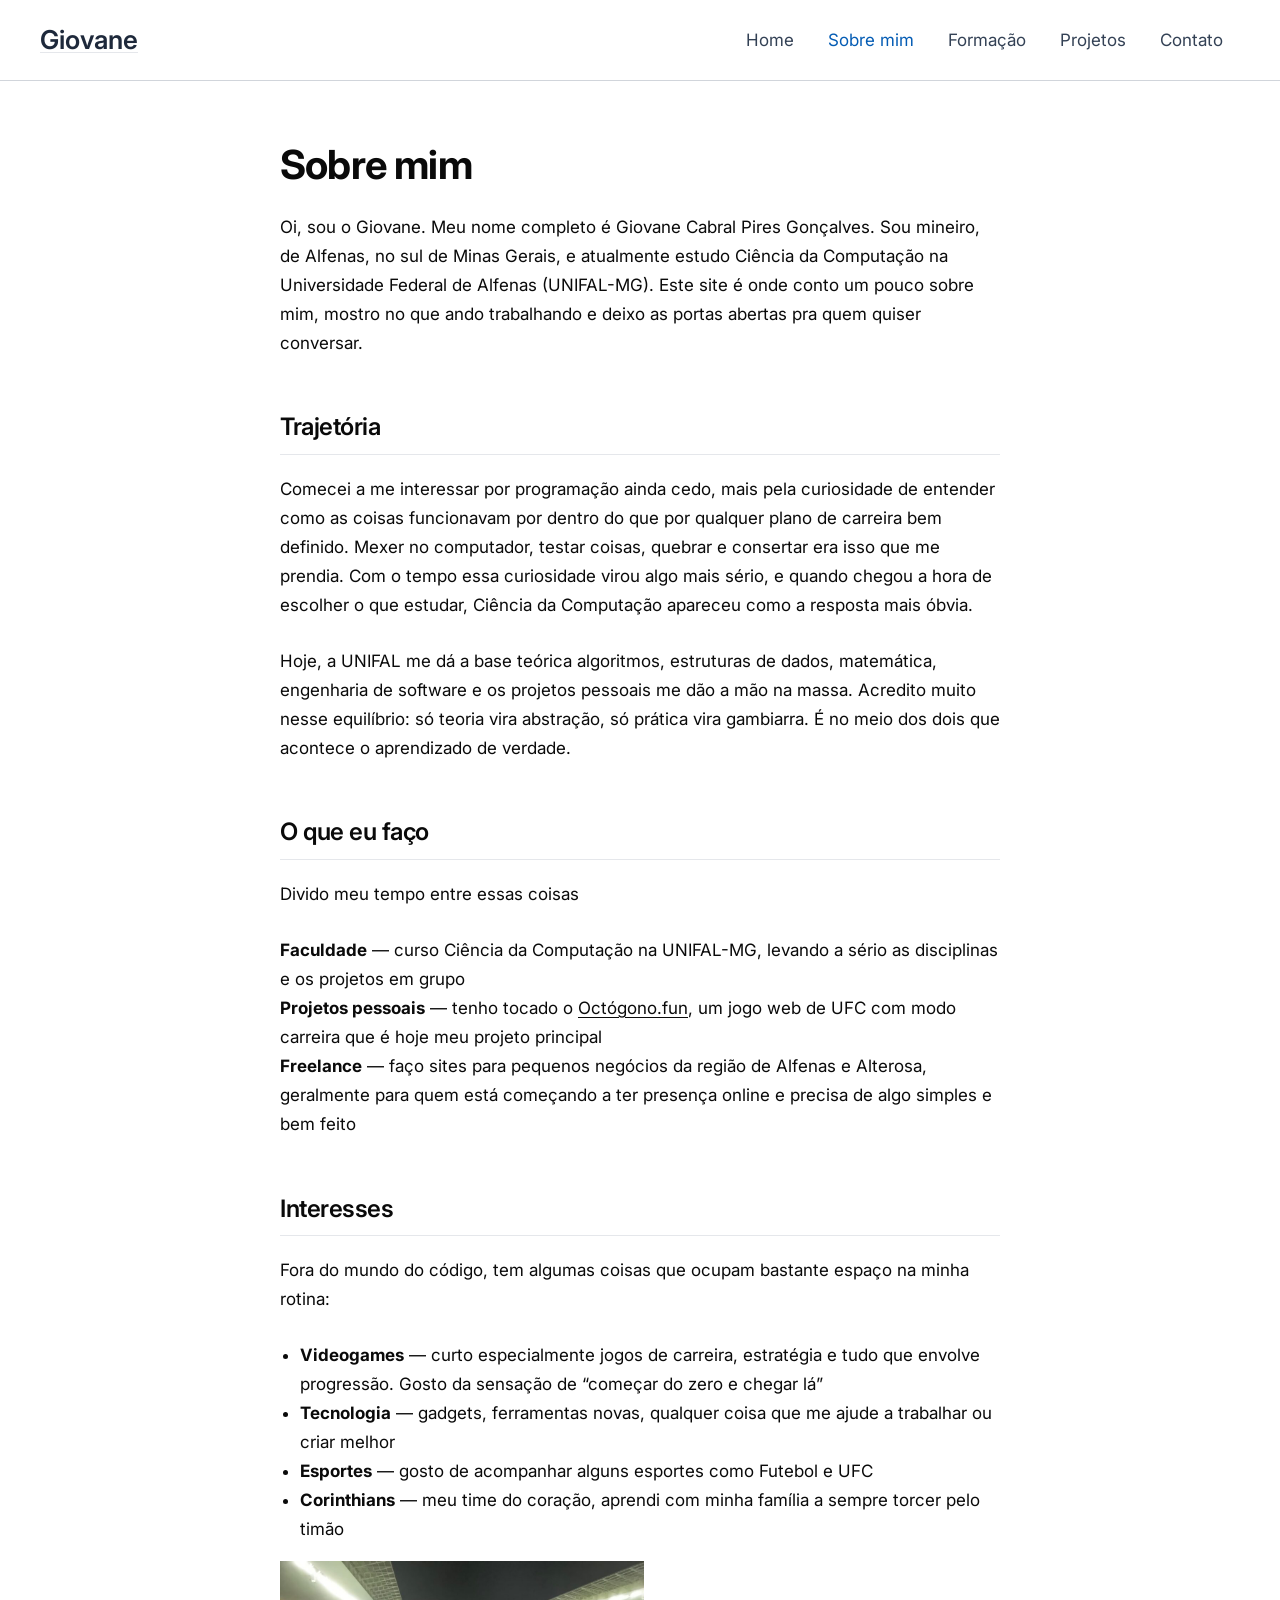
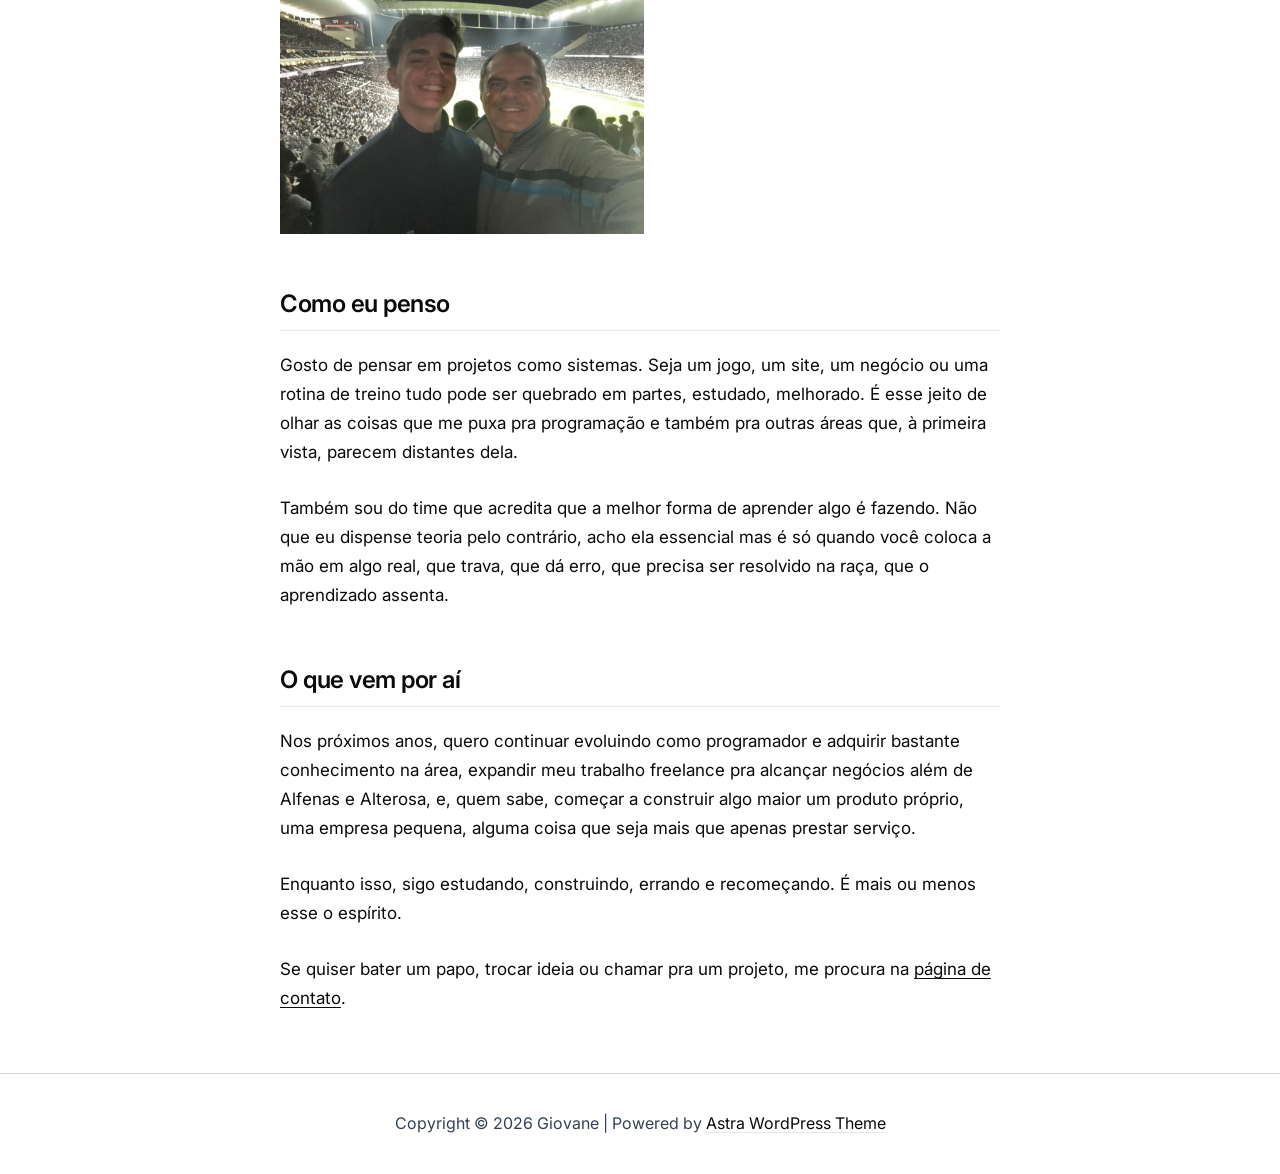
<file: sobre-mim/index.html>
<!DOCTYPE html>
<html lang="en-US">
<head><meta charset="UTF-8">

<meta name="viewport" content="width=device-width, initial-scale=1">
	<link rel="profile" href="https://gmpg.org/xfn/11"> 
	<title>Sobre mim – Giovane</title>
<meta name="robots" content="max-image-preview:large">




<style id="wp-img-auto-sizes-contain-inline-css">
img:is([sizes=auto i],[sizes^="auto," i]){contain-intrinsic-size:3000px 1500px}
/*# sourceURL=wp-img-auto-sizes-contain-inline-css */
</style>
<link rel="stylesheet" id="astra-theme-css-css" href="https://giovanecabral.github.io/wp-content/themes/astra/assets/css/minified/main.min.css?ver=4.14.1" media="all">
<style id="astra-theme-css-inline-css">
:root{--ast-post-nav-space:0;--ast-container-default-xlg-padding:2.5em;--ast-container-default-lg-padding:2.5em;--ast-container-default-slg-padding:2em;--ast-container-default-md-padding:2.5em;--ast-container-default-sm-padding:2.5em;--ast-container-default-xs-padding:2.4em;--ast-container-default-xxs-padding:1.8em;--ast-code-block-background:#ECEFF3;--ast-comment-inputs-background:#F9FAFB;--ast-normal-container-width:1200px;--ast-narrow-container-width:750px;--ast-blog-title-font-weight:600;--ast-blog-meta-weight:600;--ast-global-color-primary:var(--ast-global-color-4);--ast-global-color-secondary:var(--ast-global-color-5);--ast-global-color-alternate-background:var(--ast-global-color-6);--ast-global-color-subtle-background:var(--ast-global-color-7);--ast-bg-style-guide:var( --ast-global-color-secondary,var(--ast-global-color-5) );--ast-shadow-style-guide:0px 0px 4px 0 #00000057;--ast-global-dark-bg-style:#fff;--ast-global-dark-lfs:#fbfbfb;--ast-widget-bg-color:#fafafa;--ast-wc-container-head-bg-color:#fbfbfb;--ast-title-layout-bg:#eeeeee;--ast-search-border-color:#e7e7e7;--ast-lifter-hover-bg:#e6e6e6;--ast-gallery-block-color:#000;--srfm-color-input-label:var(--ast-global-color-2);}html{font-size:100%;}a{color:var(--ast-global-color-0);}a:hover,a:focus{color:var(--ast-global-color-1);}body,button,input,select,textarea,.ast-button,.ast-custom-button{font-family:-apple-system,BlinkMacSystemFont,Segoe UI,Roboto,Oxygen-Sans,Ubuntu,Cantarell,Helvetica Neue,sans-serif;font-weight:400;font-size:16px;font-size:1rem;line-height:var(--ast-body-line-height,1.65);}blockquote{color:var(--ast-global-color-3);}h1,h2,h3,h4,h5,h6,.entry-content :where(h1,h2,h3,h4,h5,h6),.site-title,.site-title a{font-weight:600;}.ast-site-identity .site-title a{color:var(--ast-global-color-2);}.site-title{font-size:26px;font-size:1.625rem;display:block;}.site-header .site-description{font-size:15px;font-size:0.9375rem;display:none;}.entry-title{font-size:20px;font-size:1.25rem;}.ast-blog-single-element.ast-taxonomy-container a{font-size:14px;font-size:0.875rem;}.ast-blog-meta-container{font-size:13px;font-size:0.8125rem;}.archive .ast-article-post .ast-article-inner,.blog .ast-article-post .ast-article-inner,.archive .ast-article-post .ast-article-inner:hover,.blog .ast-article-post .ast-article-inner:hover{border-top-left-radius:6px;border-top-right-radius:6px;border-bottom-right-radius:6px;border-bottom-left-radius:6px;overflow:hidden;}h1,.entry-content :where(h1){font-size:36px;font-size:2.25rem;font-weight:600;line-height:1.4em;}h2,.entry-content :where(h2){font-size:30px;font-size:1.875rem;font-weight:600;line-height:1.3em;}h3,.entry-content :where(h3){font-size:24px;font-size:1.5rem;font-weight:600;line-height:1.3em;}h4,.entry-content :where(h4){font-size:20px;font-size:1.25rem;line-height:1.2em;font-weight:600;}h5,.entry-content :where(h5){font-size:18px;font-size:1.125rem;line-height:1.2em;font-weight:600;}h6,.entry-content :where(h6){font-size:16px;font-size:1rem;line-height:1.25em;font-weight:600;}::selection{background-color:var(--ast-global-color-0);color:#ffffff;}body,h1,h2,h3,h4,h5,h6,.entry-title a,.entry-content :where(h1,h2,h3,h4,h5,h6){color:var(--ast-global-color-3);}.tagcloud a:hover,.tagcloud a:focus,.tagcloud a.current-item{color:#ffffff;border-color:var(--ast-global-color-0);background-color:var(--ast-global-color-0);}input:focus,input[type="text"]:focus,input[type="email"]:focus,input[type="url"]:focus,input[type="password"]:focus,input[type="reset"]:focus,input[type="search"]:focus,textarea:focus{border-color:var(--ast-global-color-0);}input[type="radio"]:checked,input[type=reset],input[type="checkbox"]:checked,input[type="checkbox"]:hover:checked,input[type="checkbox"]:focus:checked,input[type=range]::-webkit-slider-thumb{border-color:var(--ast-global-color-0);background-color:var(--ast-global-color-0);box-shadow:none;}.site-footer a:hover + .post-count,.site-footer a:focus + .post-count{background:var(--ast-global-color-0);border-color:var(--ast-global-color-0);}.single .nav-links .nav-previous,.single .nav-links .nav-next{color:var(--ast-global-color-0);}.entry-meta,.entry-meta *{line-height:1.45;color:var(--ast-global-color-0);font-weight:600;}.entry-meta a:not(.ast-button):hover,.entry-meta a:not(.ast-button):hover *,.entry-meta a:not(.ast-button):focus,.entry-meta a:not(.ast-button):focus *,.page-links > .page-link,.page-links .page-link:hover,.post-navigation a:hover{color:var(--ast-global-color-1);}#cat option,.secondary .calendar_wrap thead a,.secondary .calendar_wrap thead a:visited{color:var(--ast-global-color-0);}.secondary .calendar_wrap #today,.ast-progress-val span{background:var(--ast-global-color-0);}.secondary a:hover + .post-count,.secondary a:focus + .post-count{background:var(--ast-global-color-0);border-color:var(--ast-global-color-0);}.calendar_wrap #today > a{color:#ffffff;}.page-links .page-link,.single .post-navigation a{color:var(--ast-global-color-3);}.ast-search-menu-icon .search-form button.search-submit{padding:0 4px;}.ast-search-menu-icon form.search-form{padding-right:0;}.ast-header-search .ast-search-menu-icon.ast-dropdown-active .search-form,.ast-header-search .ast-search-menu-icon.ast-dropdown-active .search-field:focus{transition:all 0.2s;}.search-form input.search-field:focus{outline:none;}.ast-mobile-header-content .ast-builder-layout-element:not(.ast-builder-menu):not(.ast-header-divider-element),.ast-mobile-popup-content .ast-builder-layout-element:not(.ast-builder-menu):not(.ast-header-divider-element){padding:15px 20px;}.ast-search-menu-icon .search-form button.search-submit:focus,.ast-theme-transparent-header .ast-header-search .ast-dropdown-active .ast-icon,.ast-theme-transparent-header .ast-inline-search .search-field:focus .ast-icon{color:var(--ast-global-color-1);}.ast-desktop .ast-header-search .slide-search .search-form{border:2px solid var(--ast-global-color-0);}.ast-header-search .slide-search .search-field{background-color:var(--ast-global-dark-bg-style);}.ast-archive-title{color:var(--ast-global-color-2);}.widget-title{font-size:22px;font-size:1.375rem;color:var(--ast-global-color-2);}.ast-single-post .entry-content a,.ast-comment-content a:not(.ast-comment-edit-reply-wrap a){text-decoration:underline;}.ast-single-post .entry-content .uagb-tab a,.ast-single-post .entry-content .uagb-ifb-cta a,.ast-single-post .entry-content .uabb-module-content a,.ast-single-post .entry-content .uagb-post-grid a,.ast-single-post .entry-content .uagb-timeline a,.ast-single-post .entry-content .uagb-toc__wrap a,.ast-single-post .entry-content .uagb-taxomony-box a,.entry-content .wp-block-latest-posts > li > a,.ast-single-post .entry-content .wp-block-file__button,a.ast-post-filter-single,.ast-single-post .ast-comment-content .comment-reply-link,.ast-single-post .ast-comment-content .comment-edit-link{text-decoration:none;}.ast-search-menu-icon.slide-search a:focus-visible:focus-visible,.astra-search-icon:focus-visible,#close:focus-visible,a:focus-visible,.ast-menu-toggle:focus-visible,.site .skip-link:focus-visible,.wp-block-loginout input:focus-visible,.wp-block-search.wp-block-search__button-inside .wp-block-search__inside-wrapper,.ast-header-navigation-arrow:focus-visible,.ast-orders-table__row .ast-orders-table__cell:focus-visible,a#ast-apply-coupon:focus-visible,#ast-apply-coupon:focus-visible,#close:focus-visible,.button.search-submit:focus-visible,#search_submit:focus,.normal-search:focus-visible,.ast-header-account-wrap:focus-visible,.astra-cart-drawer-close:focus,.ast-single-variation:focus,.ast-button:focus,.ast-builder-button-wrap:has(.ast-custom-button-link:focus),.ast-builder-button-wrap .ast-custom-button-link:focus{outline-style:dotted;outline-color:inherit;outline-width:thin;}input:focus,input[type="text"]:focus,input[type="email"]:focus,input[type="url"]:focus,input[type="password"]:focus,input[type="reset"]:focus,input[type="search"]:focus,input[type="number"]:focus,textarea:focus,.wp-block-search__input:focus,[data-section="section-header-mobile-trigger"] .ast-button-wrap .ast-mobile-menu-trigger-minimal:focus,.ast-mobile-popup-drawer.active .menu-toggle-close:focus,#ast-scroll-top:focus,#coupon_code:focus,#ast-coupon-code:focus{border-style:dotted;border-color:inherit;border-width:thin;}input{outline:none;}.ast-logo-title-inline .site-logo-img{padding-right:1em;}body .ast-oembed-container *{position:absolute;top:0;width:100%;height:100%;left:0;}body .wp-block-embed-pocket-casts .ast-oembed-container *{position:unset;}.ast-single-post-featured-section + article {margin-top: 2em;}.site-content .ast-single-post-featured-section img {width: 100%;overflow: hidden;object-fit: cover;}.ast-separate-container .site-content .ast-single-post-featured-section + article {margin-top: -80px;z-index: 9;position: relative;border-radius: 4px;}@media (min-width: 922px) {.ast-no-sidebar .site-content .ast-article-image-container--wide {margin-left: -120px;margin-right: -120px;max-width: unset;width: unset;}.ast-left-sidebar .site-content .ast-article-image-container--wide,.ast-right-sidebar .site-content .ast-article-image-container--wide {margin-left: -10px;margin-right: -10px;}.site-content .ast-article-image-container--full {margin-left: calc( -50vw + 50%);margin-right: calc( -50vw + 50%);max-width: 100vw;width: 100vw;}.ast-left-sidebar .site-content .ast-article-image-container--full,.ast-right-sidebar .site-content .ast-article-image-container--full {margin-left: -10px;margin-right: -10px;max-width: inherit;width: auto;}}.site > .ast-single-related-posts-container {margin-top: 0;}@media (min-width: 922px) {.ast-desktop .ast-container--narrow {max-width: var(--ast-narrow-container-width);margin: 0 auto;}}input[type="text"],input[type="number"],input[type="email"],input[type="url"],input[type="password"],input[type="search"],input[type=reset],input[type=tel],input[type=date],select,textarea{font-size:16px;font-style:normal;font-weight:400;line-height:24px;width:100%;padding:12px 16px;border-radius:4px;box-shadow:0px 1px 2px 0px rgba(0,0,0,0.05);color:var(--ast-form-input-text,#475569);}input[type="text"],input[type="number"],input[type="email"],input[type="url"],input[type="password"],input[type="search"],input[type=reset],input[type=tel],input[type=date],select{height:40px;}input[type="date"]{border-width:1px;border-style:solid;border-color:var(--ast-border-color);background:var( --ast-global-color-secondary,var(--ast-global-color-5) );}input[type="text"]:focus,input[type="number"]:focus,input[type="email"]:focus,input[type="url"]:focus,input[type="password"]:focus,input[type="search"]:focus,input[type=reset]:focus,input[type="tel"]:focus,input[type="date"]:focus,select:focus,textarea:focus{border-color:#046BD2;box-shadow:none;outline:none;color:var(--ast-form-input-focus-text,#475569);}label,legend{color:var(--ast-global-color-2,#111827 );font-size:14px;font-style:normal;font-weight:500;line-height:20px;}select{padding:6px 10px;}fieldset{padding:30px;border-radius:4px;}button,.ast-button,.button,input[type="button"],input[type="reset"],input[type="submit"],a:where(.wp-block-button__link){border-radius:4px;box-shadow:0px 1px 2px 0px rgba(0,0,0,0.05);}:root{--ast-comment-inputs-background:#FFF;}::placeholder{color:var(--ast-form-field-color,#9CA3AF);}::-ms-input-placeholder{color:var(--ast-form-field-color,#9CA3AF);}@media (max-width:921.99px){#ast-desktop-header{display:none;}}@media (min-width:922px){#ast-mobile-header{display:none;}}.wp-block-buttons.aligncenter{justify-content:center;}@media (max-width:921px){.ast-theme-transparent-header #primary,.ast-theme-transparent-header #secondary{padding:0;}}@media (max-width:921px){.ast-plain-container.ast-no-sidebar #primary{padding:0;}}.ast-plain-container.ast-no-sidebar #primary{margin-top:0;margin-bottom:0;}@media (min-width:1200px){.ast-plain-container.ast-no-sidebar #primary{margin-top:60px;margin-bottom:60px;}}.wp-block-button.is-style-outline .wp-block-button__link{border-color:var(--ast-global-color-0);}div.wp-block-button.is-style-outline > .wp-block-button__link:not(.has-text-color),div.wp-block-button.wp-block-button__link.is-style-outline:not(.has-text-color){color:var(--ast-global-color-0);}.wp-block-button.is-style-outline .wp-block-button__link:hover,.wp-block-buttons .wp-block-button.is-style-outline .wp-block-button__link:focus,.wp-block-buttons .wp-block-button.is-style-outline > .wp-block-button__link:not(.has-text-color):hover,.wp-block-buttons .wp-block-button.wp-block-button__link.is-style-outline:not(.has-text-color):hover{color:#ffffff;background-color:var(--ast-global-color-1);border-color:var(--ast-global-color-1);}.post-page-numbers.current .page-link,.ast-pagination .page-numbers.current{color:#ffffff;border-color:var(--ast-global-color-0);background-color:var(--ast-global-color-0);}.wp-block-buttons .wp-block-button.is-style-outline .wp-block-button__link.wp-element-button,.ast-outline-button,.wp-block-uagb-buttons-child .uagb-buttons-repeater.ast-outline-button{border-color:var(--ast-global-color-0);border-top-width:2px;border-right-width:2px;border-bottom-width:2px;border-left-width:2px;font-family:inherit;font-weight:500;font-size:16px;font-size:1rem;line-height:1em;padding-top:13px;padding-right:30px;padding-bottom:13px;padding-left:30px;}.wp-block-buttons .wp-block-button.is-style-outline > .wp-block-button__link:not(.has-text-color),.wp-block-buttons .wp-block-button.wp-block-button__link.is-style-outline:not(.has-text-color),.ast-outline-button{color:var(--ast-global-color-0);}.wp-block-button.is-style-outline .wp-block-button__link:hover,.wp-block-buttons .wp-block-button.is-style-outline .wp-block-button__link:focus,.wp-block-buttons .wp-block-button.is-style-outline > .wp-block-button__link:not(.has-text-color):hover,.wp-block-buttons .wp-block-button.wp-block-button__link.is-style-outline:not(.has-text-color):hover,.ast-outline-button:hover,.ast-outline-button:focus,.wp-block-uagb-buttons-child .uagb-buttons-repeater.ast-outline-button:hover,.wp-block-uagb-buttons-child .uagb-buttons-repeater.ast-outline-button:focus{color:#ffffff;background-color:var(--ast-global-color-1);border-color:var(--ast-global-color-1);}.ast-single-post .entry-content a.ast-outline-button,.ast-single-post .entry-content .is-style-outline>.wp-block-button__link{text-decoration:none;}.wp-block-button .wp-block-button__link.wp-element-button.is-style-outline:not(.has-background),.wp-block-button.is-style-outline>.wp-block-button__link.wp-element-button:not(.has-background),.ast-outline-button{background-color:transparent;}.uagb-buttons-repeater.ast-outline-button{border-radius:9999px;}@media (max-width:921px){.wp-block-buttons .wp-block-button.is-style-outline .wp-block-button__link.wp-element-button,.ast-outline-button,.wp-block-uagb-buttons-child .uagb-buttons-repeater.ast-outline-button{padding-top:12px;padding-right:28px;padding-bottom:12px;padding-left:28px;}}@media (max-width:544px){.wp-block-buttons .wp-block-button.is-style-outline .wp-block-button__link.wp-element-button,.ast-outline-button,.wp-block-uagb-buttons-child .uagb-buttons-repeater.ast-outline-button{padding-top:10px;padding-right:24px;padding-bottom:10px;padding-left:24px;}}.entry-content[data-ast-blocks-layout] > figure{margin-bottom:1em;}h1.widget-title{font-weight:600;}h2.widget-title{font-weight:600;}h3.widget-title{font-weight:600;}#page{display:flex;flex-direction:column;min-height:100vh;}.ast-404-layout-1 h1.page-title{color:var(--ast-global-color-2);}.single .post-navigation a{line-height:1em;height:inherit;}.error-404 .page-sub-title{font-size:1.5rem;font-weight:inherit;}.search .site-content .content-area .search-form{margin-bottom:0;}#page .site-content{flex-grow:1;}.widget{margin-bottom:1.25em;}#secondary li{line-height:1.5em;}#secondary .wp-block-group h2{margin-bottom:0.7em;}#secondary h2{font-size:1.7rem;}.ast-separate-container .ast-article-post,.ast-separate-container .ast-article-single,.ast-separate-container .comment-respond{padding:3em;}.ast-separate-container .ast-article-single .ast-article-single{padding:0;}.ast-article-single .wp-block-post-template-is-layout-grid{padding-left:0;}.ast-separate-container .comments-title,.ast-narrow-container .comments-title{padding:1.5em 2em;}.ast-page-builder-template .comment-form-textarea,.ast-comment-formwrap .ast-grid-common-col{padding:0;}.ast-comment-formwrap{padding:0;display:inline-flex;column-gap:20px;width:100%;margin-left:0;margin-right:0;}.comments-area textarea#comment:focus,.comments-area textarea#comment:active,.comments-area .ast-comment-formwrap input[type="text"]:focus,.comments-area .ast-comment-formwrap input[type="text"]:active {box-shadow:none;outline:none;}.archive.ast-page-builder-template .entry-header{margin-top:2em;}.ast-page-builder-template .ast-comment-formwrap{width:100%;}.entry-title{margin-bottom:0.6em;}.ast-archive-description p{font-size:inherit;font-weight:inherit;line-height:inherit;}.ast-separate-container .ast-comment-list li.depth-1,.hentry{margin-bottom:1.5em;}.site-content section.ast-archive-description{margin-bottom:2em;}@media (min-width:921px){.ast-left-sidebar.ast-page-builder-template #secondary,.archive.ast-right-sidebar.ast-page-builder-template .site-main{padding-left:20px;padding-right:20px;}}@media (max-width:544px){.ast-comment-formwrap.ast-row{column-gap:10px;display:inline-block;}#ast-commentform .ast-grid-common-col{position:relative;width:100%;}}@media (min-width:1201px){.ast-separate-container .ast-article-post,.ast-separate-container .ast-article-single,.ast-separate-container .ast-author-box,.ast-separate-container .ast-404-layout-1,.ast-separate-container .no-results{padding:3em;}}@media (max-width:921px){.ast-left-sidebar #content > .ast-container{display:flex;flex-direction:column-reverse;width:100%;}}@media (min-width:922px){.ast-separate-container.ast-right-sidebar #primary,.ast-separate-container.ast-left-sidebar #primary{border:0;}.search-no-results.ast-separate-container #primary{margin-bottom:4em;}}.wp-block-button .wp-block-button__link{color:#ffffff;}.wp-block-button .wp-block-button__link:hover,.wp-block-button .wp-block-button__link:focus{color:#ffffff;background-color:var(--ast-global-color-1);border-color:var(--ast-global-color-1);}.wp-block-button .wp-block-button__link,.wp-block-search .wp-block-search__button,body .wp-block-file .wp-block-file__button{border-color:var(--ast-global-color-0);background-color:var(--ast-global-color-0);color:#ffffff;font-family:inherit;font-weight:500;line-height:1em;font-size:16px;font-size:1rem;padding-top:15px;padding-right:30px;padding-bottom:15px;padding-left:30px;}.ast-single-post .entry-content .wp-block-button .wp-block-button__link,.ast-single-post .entry-content .wp-block-search .wp-block-search__button,body .entry-content .wp-block-file .wp-block-file__button{text-decoration:none;}@media (max-width:921px){.wp-block-button .wp-block-button__link,.wp-block-search .wp-block-search__button,body .wp-block-file .wp-block-file__button{padding-top:14px;padding-right:28px;padding-bottom:14px;padding-left:28px;}}@media (max-width:544px){.wp-block-button .wp-block-button__link,.wp-block-search .wp-block-search__button,body .wp-block-file .wp-block-file__button{padding-top:12px;padding-right:24px;padding-bottom:12px;padding-left:24px;}}.menu-toggle,button,.ast-button,.ast-custom-button,.button,input#submit,input[type="button"],input[type="submit"],input[type="reset"],#comments .submit,.search .search-submit,form[CLASS*="wp-block-search__"].wp-block-search .wp-block-search__inside-wrapper .wp-block-search__button,body .wp-block-file .wp-block-file__button,.search .search-submit{border-style:solid;border-top-width:0;border-right-width:0;border-left-width:0;border-bottom-width:0;color:#ffffff;border-color:var(--ast-global-color-0);background-color:var(--ast-global-color-0);padding-top:15px;padding-right:30px;padding-bottom:15px;padding-left:30px;font-family:inherit;font-weight:500;font-size:16px;font-size:1rem;line-height:1em;}button:focus,.menu-toggle:hover,button:hover,.ast-button:hover,.ast-custom-button:hover .button:hover,.ast-custom-button:hover ,input[type=reset]:hover,input[type=reset]:focus,input#submit:hover,input#submit:focus,input[type="button"]:hover,input[type="button"]:focus,input[type="submit"]:hover,input[type="submit"]:focus,form[CLASS*="wp-block-search__"].wp-block-search .wp-block-search__inside-wrapper .wp-block-search__button:hover,form[CLASS*="wp-block-search__"].wp-block-search .wp-block-search__inside-wrapper .wp-block-search__button:focus,body .wp-block-file .wp-block-file__button:hover,body .wp-block-file .wp-block-file__button:focus{color:#ffffff;background-color:var(--ast-global-color-1);border-color:var(--ast-global-color-1);}form[CLASS*="wp-block-search__"].wp-block-search .wp-block-search__inside-wrapper .wp-block-search__button.has-icon{padding-top:calc(15px - 3px);padding-right:calc(30px - 3px);padding-bottom:calc(15px - 3px);padding-left:calc(30px - 3px);}@media (max-width:921px){.menu-toggle,button,.ast-button,.ast-custom-button,.button,input#submit,input[type="button"],input[type="submit"],input[type="reset"],#comments .submit,.search .search-submit,form[CLASS*="wp-block-search__"].wp-block-search .wp-block-search__inside-wrapper .wp-block-search__button,body .wp-block-file .wp-block-file__button,.search .search-submit{padding-top:14px;padding-right:28px;padding-bottom:14px;padding-left:28px;}}@media (max-width:544px){.menu-toggle,button,.ast-button,.ast-custom-button,.button,input#submit,input[type="button"],input[type="submit"],input[type="reset"],#comments .submit,.search .search-submit,form[CLASS*="wp-block-search__"].wp-block-search .wp-block-search__inside-wrapper .wp-block-search__button,body .wp-block-file .wp-block-file__button,.search .search-submit{padding-top:12px;padding-right:24px;padding-bottom:12px;padding-left:24px;}}@media (max-width:921px){.ast-mobile-header-stack .main-header-bar .ast-search-menu-icon{display:inline-block;}.ast-header-break-point.ast-header-custom-item-outside .ast-mobile-header-stack .main-header-bar .ast-search-icon{margin:0;}.ast-comment-avatar-wrap img{max-width:2.5em;}.ast-comment-meta{padding:0 1.8888em 1.3333em;}}@media (min-width:544px){.ast-container{max-width:100%;}}@media (max-width:544px){.ast-separate-container .ast-article-post,.ast-separate-container .ast-article-single,.ast-separate-container .comments-title,.ast-separate-container .ast-archive-description{padding:1.5em 1em;}.ast-separate-container #content .ast-container{padding-left:0.54em;padding-right:0.54em;}.ast-separate-container .ast-comment-list .bypostauthor{padding:.5em;}.ast-search-menu-icon.ast-dropdown-active .search-field{width:170px;}} #ast-mobile-header .ast-site-header-cart-li a{pointer-events:none;}.ast-separate-container{background-color:var(--ast-global-color-5);}@media (max-width:921px){.site-title{display:block;}.site-header .site-description{display:none;}h1,.entry-content :where(h1){font-size:30px;font-size:1.875rem;}h2,.entry-content :where(h2){font-size:25px;font-size:1.5625rem;}h3,.entry-content :where(h3){font-size:20px;font-size:1.25rem;}}@media (max-width:544px){.site-title{display:block;}.site-header .site-description{display:none;}h1,.entry-content :where(h1){font-size:30px;font-size:1.875rem;}h2,.entry-content :where(h2){font-size:25px;font-size:1.5625rem;}h3,.entry-content :where(h3){font-size:20px;font-size:1.25rem;}}@media (max-width:921px){html{font-size:91.2%;}}@media (max-width:544px){html{font-size:91.2%;}}@media (min-width:922px){.ast-container{max-width:1240px;}}@media (min-width:922px){.site-content .ast-container{display:flex;}}@media (max-width:921px){.site-content .ast-container{flex-direction:column;}}.entry-content :where(h1,h2,h3,h4,h5,h6){clear:none;}@media (min-width:922px){.main-header-menu .sub-menu .menu-item.ast-left-align-sub-menu:hover > .sub-menu,.main-header-menu .sub-menu .menu-item.ast-left-align-sub-menu.focus > .sub-menu{margin-left:-0px;}}.entry-content li > p{margin-bottom:0;}.site .comments-area{padding-bottom:2em;margin-top:2em;}.wp-block-file {display: flex;align-items: center;flex-wrap: wrap;justify-content: space-between;}.wp-block-pullquote {border: none;}.wp-block-pullquote blockquote::before {content: "\201D";font-family: "Helvetica",sans-serif;display: flex;transform: rotate( 180deg );font-size: 6rem;font-style: normal;line-height: 1;font-weight: bold;align-items: center;justify-content: center;}.has-text-align-right > blockquote::before {justify-content: flex-start;}.has-text-align-left > blockquote::before {justify-content: flex-end;}figure.wp-block-pullquote.is-style-solid-color blockquote {max-width: 100%;text-align: inherit;}:root {--wp--custom--ast-default-block-top-padding: 3em;--wp--custom--ast-default-block-right-padding: 3em;--wp--custom--ast-default-block-bottom-padding: 3em;--wp--custom--ast-default-block-left-padding: 3em;--wp--custom--ast-container-width: 1200px;--wp--custom--ast-content-width-size: 1200px;--wp--custom--ast-wide-width-size: calc(1200px + var(--wp--custom--ast-default-block-left-padding) + var(--wp--custom--ast-default-block-right-padding));}.ast-narrow-container {--wp--custom--ast-content-width-size: 750px;--wp--custom--ast-wide-width-size: 750px;}@media(max-width: 921px) {:root {--wp--custom--ast-default-block-top-padding: 3em;--wp--custom--ast-default-block-right-padding: 2em;--wp--custom--ast-default-block-bottom-padding: 3em;--wp--custom--ast-default-block-left-padding: 2em;}}@media(max-width: 544px) {:root {--wp--custom--ast-default-block-top-padding: 3em;--wp--custom--ast-default-block-right-padding: 1.5em;--wp--custom--ast-default-block-bottom-padding: 3em;--wp--custom--ast-default-block-left-padding: 1.5em;}}.entry-content > .wp-block-group,.entry-content > .wp-block-cover,.entry-content > .wp-block-columns {padding-top: var(--wp--custom--ast-default-block-top-padding);padding-right: var(--wp--custom--ast-default-block-right-padding);padding-bottom: var(--wp--custom--ast-default-block-bottom-padding);padding-left: var(--wp--custom--ast-default-block-left-padding);}.ast-plain-container.ast-no-sidebar .entry-content > .alignfull,.ast-page-builder-template .ast-no-sidebar .entry-content > .alignfull {margin-left: calc( -50vw + 50%);margin-right: calc( -50vw + 50%);max-width: 100vw;width: 100vw;}.ast-plain-container.ast-no-sidebar .entry-content .alignfull .alignfull,.ast-page-builder-template.ast-no-sidebar .entry-content .alignfull .alignfull,.ast-plain-container.ast-no-sidebar .entry-content .alignfull .alignwide,.ast-page-builder-template.ast-no-sidebar .entry-content .alignfull .alignwide,.ast-plain-container.ast-no-sidebar .entry-content .alignwide .alignfull,.ast-page-builder-template.ast-no-sidebar .entry-content .alignwide .alignfull,.ast-plain-container.ast-no-sidebar .entry-content .alignwide .alignwide,.ast-page-builder-template.ast-no-sidebar .entry-content .alignwide .alignwide,.ast-plain-container.ast-no-sidebar .entry-content .wp-block-column .alignfull,.ast-page-builder-template.ast-no-sidebar .entry-content .wp-block-column .alignfull,.ast-plain-container.ast-no-sidebar .entry-content .wp-block-column .alignwide,.ast-page-builder-template.ast-no-sidebar .entry-content .wp-block-column .alignwide {margin-left: auto;margin-right: auto;width: 100%;}[data-ast-blocks-layout] .wp-block-separator:not(.is-style-dots) {height: 0;}[data-ast-blocks-layout] .wp-block-separator {margin: 20px auto;}[data-ast-blocks-layout] .wp-block-separator:not(.is-style-wide):not(.is-style-dots) {max-width: 100px;}[data-ast-blocks-layout] .wp-block-separator.has-background {padding: 0;}.entry-content[data-ast-blocks-layout] > * {max-width: var(--wp--custom--ast-content-width-size);margin-left: auto;margin-right: auto;}.entry-content[data-ast-blocks-layout] > .alignwide {max-width: var(--wp--custom--ast-wide-width-size);}.entry-content[data-ast-blocks-layout] .alignfull {max-width: none;}.entry-content .wp-block-columns {margin-bottom: 0;}blockquote {margin: 1.5em;border-color: rgba(0,0,0,0.05);}.wp-block-quote:not(.has-text-align-right):not(.has-text-align-center) {border-left: 5px solid rgba(0,0,0,0.05);}.has-text-align-right > blockquote,blockquote.has-text-align-right {border-right: 5px solid rgba(0,0,0,0.05);}.has-text-align-left > blockquote,blockquote.has-text-align-left {border-left: 5px solid rgba(0,0,0,0.05);}.wp-block-site-tagline,.wp-block-latest-posts .read-more {margin-top: 15px;}.wp-block-loginout p label {display: block;}.wp-block-loginout p:not(.login-remember):not(.login-submit) input {width: 100%;}.wp-block-loginout input:focus {border-color: transparent;}.wp-block-loginout input:focus {outline: thin dotted;}.entry-content .wp-block-media-text .wp-block-media-text__content {padding: 0 0 0 8%;}.entry-content .wp-block-media-text.has-media-on-the-right .wp-block-media-text__content {padding: 0 8% 0 0;}.entry-content .wp-block-media-text.has-background .wp-block-media-text__content {padding: 8%;}.entry-content .wp-block-cover:not([class*="background-color"]):not(.has-text-color.has-link-color) .wp-block-cover__inner-container,.entry-content .wp-block-cover:not([class*="background-color"]) .wp-block-cover-image-text,.entry-content .wp-block-cover:not([class*="background-color"]) .wp-block-cover-text,.entry-content .wp-block-cover-image:not([class*="background-color"]) .wp-block-cover__inner-container,.entry-content .wp-block-cover-image:not([class*="background-color"]) .wp-block-cover-image-text,.entry-content .wp-block-cover-image:not([class*="background-color"]) .wp-block-cover-text {color: var(--ast-global-color-primary,var(--ast-global-color-5));}.wp-block-loginout .login-remember input {width: 1.1rem;height: 1.1rem;margin: 0 5px 4px 0;vertical-align: middle;}.wp-block-latest-posts > li > *:first-child,.wp-block-latest-posts:not(.is-grid) > li:first-child {margin-top: 0;}.entry-content > .wp-block-buttons,.entry-content > .wp-block-uagb-buttons {margin-bottom: 1.5em;}.wp-block-search__inside-wrapper .wp-block-search__input {padding: 0 10px;color: var(--ast-global-color-3);background: var(--ast-global-color-primary,var(--ast-global-color-5));border-color: var(--ast-border-color);}.wp-block-latest-posts .read-more {margin-bottom: 1.5em;}.wp-block-search__no-button .wp-block-search__inside-wrapper .wp-block-search__input {padding-top: 5px;padding-bottom: 5px;}.wp-block-latest-posts .wp-block-latest-posts__post-date,.wp-block-latest-posts .wp-block-latest-posts__post-author {font-size: 1rem;}.wp-block-latest-posts > li > *,.wp-block-latest-posts:not(.is-grid) > li {margin-top: 12px;margin-bottom: 12px;}.ast-page-builder-template .entry-content[data-ast-blocks-layout] > .alignwide:where(:not(.uagb-is-root-container):not(.spectra-is-root-container)) > * {max-width: var(--wp--custom--ast-wide-width-size);}.ast-page-builder-template .entry-content[data-ast-blocks-layout] > .inherit-container-width > *,.ast-page-builder-template .entry-content[data-ast-blocks-layout] > *:not(.wp-block-group):where(:not(.uagb-is-root-container):not(.spectra-is-root-container)) > *,.entry-content[data-ast-blocks-layout] > .wp-block-cover .wp-block-cover__inner-container {max-width: none ;margin-left: auto;margin-right: auto;}.ast-page-builder-template .entry-content[data-ast-blocks-layout] > *,.ast-page-builder-template .entry-content[data-ast-blocks-layout] > .alignfull:where(:not(.wp-block-group):not(.uagb-is-root-container):not(.spectra-is-root-container)) > * {max-width: none;}.entry-content[data-ast-blocks-layout] .wp-block-cover:not(.alignleft):not(.alignright) {width: auto;}@media(max-width: 1200px) {.ast-separate-container .entry-content > .alignfull,.ast-separate-container .entry-content[data-ast-blocks-layout] > .alignwide,.ast-plain-container .entry-content[data-ast-blocks-layout] > .alignwide,.ast-plain-container .entry-content .alignfull {margin-left: calc(-1 * min(var(--ast-container-default-xlg-padding),20px)) ;margin-right: calc(-1 * min(var(--ast-container-default-xlg-padding),20px));}}@media(min-width: 1201px) {.ast-separate-container .entry-content > .alignfull {margin-left: calc(-1 * var(--ast-container-default-xlg-padding) );margin-right: calc(-1 * var(--ast-container-default-xlg-padding) );}.ast-separate-container .entry-content[data-ast-blocks-layout] > .alignwide,.ast-plain-container .entry-content[data-ast-blocks-layout] > .alignwide {margin-left: auto;margin-right: auto;}}@media(min-width: 921px) {.ast-separate-container .entry-content .wp-block-group.alignwide:not(.inherit-container-width) > :where(:not(.alignleft):not(.alignright)),.ast-plain-container .entry-content .wp-block-group.alignwide:not(.inherit-container-width) > :where(:not(.alignleft):not(.alignright)) {max-width: calc( var(--wp--custom--ast-content-width-size) + 80px );}.ast-plain-container.ast-right-sidebar .entry-content[data-ast-blocks-layout] .alignfull,.ast-plain-container.ast-left-sidebar .entry-content[data-ast-blocks-layout] .alignfull {margin-left: -60px;margin-right: -60px;}}@media(min-width: 544px) {.entry-content > .alignleft {margin-right: 20px;}.entry-content > .alignright {margin-left: 20px;}}@media (max-width:544px){.wp-block-columns .wp-block-column:not(:last-child){margin-bottom:20px;}.wp-block-latest-posts{margin:0;}}@media( max-width: 600px ) {.entry-content .wp-block-media-text .wp-block-media-text__content,.entry-content .wp-block-media-text.has-media-on-the-right .wp-block-media-text__content {padding: 8% 0 0;}.entry-content .wp-block-media-text.has-background .wp-block-media-text__content {padding: 8%;}}.ast-page-builder-template .entry-header {padding-left: 0;}.ast-narrow-container .site-content .wp-block-uagb-image--align-full .wp-block-uagb-image__figure {max-width: 100%;margin-left: auto;margin-right: auto;}.entry-content ul,.entry-content ol {padding: revert;margin: revert;padding-left: 20px;}.entry-content ul.wc-block-product-template{padding: 0;}:root .has-ast-global-color-0-color{color:var(--ast-global-color-0);}:root .has-ast-global-color-0-background-color{background-color:var(--ast-global-color-0);}:root .wp-block-button .has-ast-global-color-0-color{color:var(--ast-global-color-0);}:root .wp-block-button .has-ast-global-color-0-background-color{background-color:var(--ast-global-color-0);}:root .has-ast-global-color-1-color{color:var(--ast-global-color-1);}:root .has-ast-global-color-1-background-color{background-color:var(--ast-global-color-1);}:root .wp-block-button .has-ast-global-color-1-color{color:var(--ast-global-color-1);}:root .wp-block-button .has-ast-global-color-1-background-color{background-color:var(--ast-global-color-1);}:root .has-ast-global-color-2-color{color:var(--ast-global-color-2);}:root .has-ast-global-color-2-background-color{background-color:var(--ast-global-color-2);}:root .wp-block-button .has-ast-global-color-2-color{color:var(--ast-global-color-2);}:root .wp-block-button .has-ast-global-color-2-background-color{background-color:var(--ast-global-color-2);}:root .has-ast-global-color-3-color{color:var(--ast-global-color-3);}:root .has-ast-global-color-3-background-color{background-color:var(--ast-global-color-3);}:root .wp-block-button .has-ast-global-color-3-color{color:var(--ast-global-color-3);}:root .wp-block-button .has-ast-global-color-3-background-color{background-color:var(--ast-global-color-3);}:root .has-ast-global-color-4-color{color:var(--ast-global-color-4);}:root .has-ast-global-color-4-background-color{background-color:var(--ast-global-color-4);}:root .wp-block-button .has-ast-global-color-4-color{color:var(--ast-global-color-4);}:root .wp-block-button .has-ast-global-color-4-background-color{background-color:var(--ast-global-color-4);}:root .has-ast-global-color-5-color{color:var(--ast-global-color-5);}:root .has-ast-global-color-5-background-color{background-color:var(--ast-global-color-5);}:root .wp-block-button .has-ast-global-color-5-color{color:var(--ast-global-color-5);}:root .wp-block-button .has-ast-global-color-5-background-color{background-color:var(--ast-global-color-5);}:root .has-ast-global-color-6-color{color:var(--ast-global-color-6);}:root .has-ast-global-color-6-background-color{background-color:var(--ast-global-color-6);}:root .wp-block-button .has-ast-global-color-6-color{color:var(--ast-global-color-6);}:root .wp-block-button .has-ast-global-color-6-background-color{background-color:var(--ast-global-color-6);}:root .has-ast-global-color-7-color{color:var(--ast-global-color-7);}:root .has-ast-global-color-7-background-color{background-color:var(--ast-global-color-7);}:root .wp-block-button .has-ast-global-color-7-color{color:var(--ast-global-color-7);}:root .wp-block-button .has-ast-global-color-7-background-color{background-color:var(--ast-global-color-7);}:root .has-ast-global-color-8-color{color:var(--ast-global-color-8);}:root .has-ast-global-color-8-background-color{background-color:var(--ast-global-color-8);}:root .wp-block-button .has-ast-global-color-8-color{color:var(--ast-global-color-8);}:root .wp-block-button .has-ast-global-color-8-background-color{background-color:var(--ast-global-color-8);}:root{--ast-global-color-0:#046bd2;--ast-global-color-1:#045cb4;--ast-global-color-2:#1e293b;--ast-global-color-3:#334155;--ast-global-color-4:#FFFFFF;--ast-global-color-5:#F0F5FA;--ast-global-color-6:#111111;--ast-global-color-7:#D1D5DB;--ast-global-color-8:#111111;}:root {--ast-border-color : var(--ast-global-color-7);}.ast-single-entry-banner {-js-display: flex;display: flex;flex-direction: column;justify-content: center;text-align: center;position: relative;background: var(--ast-title-layout-bg);}.ast-single-entry-banner[data-banner-layout="layout-1"] {max-width: 1200px;background: inherit;padding: 20px 0;}.ast-single-entry-banner[data-banner-width-type="custom"] {margin: 0 auto;width: 100%;}.ast-single-entry-banner + .site-content .entry-header {margin-bottom: 0;}.site .ast-author-avatar {--ast-author-avatar-size: ;}a.ast-underline-text {text-decoration: underline;}.ast-container > .ast-terms-link {position: relative;display: block;}a.ast-button.ast-badge-tax {padding: 4px 8px;border-radius: 3px;font-size: inherit;}header.entry-header{text-align:left;}header.entry-header .entry-title{font-weight:600;font-size:32px;font-size:2rem;}header.entry-header > *:not(:last-child){margin-bottom:10px;}header.entry-header .post-thumb-img-content{text-align:center;}header.entry-header .post-thumb img,.ast-single-post-featured-section.post-thumb img{aspect-ratio:16/9;width:100%;height:100%;}@media (max-width:921px){header.entry-header{text-align:left;}}@media (max-width:544px){header.entry-header{text-align:left;}}.ast-archive-entry-banner {-js-display: flex;display: flex;flex-direction: column;justify-content: center;text-align: center;position: relative;background: var(--ast-title-layout-bg);}.ast-archive-entry-banner[data-banner-width-type="custom"] {margin: 0 auto;width: 100%;}.ast-archive-entry-banner[data-banner-layout="layout-1"] {background: inherit;padding: 20px 0;text-align: left;}body.archive .ast-archive-description{max-width:1200px;width:100%;text-align:left;padding-top:3em;padding-right:3em;padding-bottom:3em;padding-left:3em;}body.archive .ast-archive-description .ast-archive-title,body.archive .ast-archive-description .ast-archive-title *{font-weight:600;font-size:32px;font-size:2rem;}body.archive .ast-archive-description > *:not(:last-child){margin-bottom:10px;}@media (max-width:921px){body.archive .ast-archive-description{text-align:left;}}@media (max-width:544px){body.archive .ast-archive-description{text-align:left;}}.ast-breadcrumbs .trail-browse,.ast-breadcrumbs .trail-items,.ast-breadcrumbs .trail-items li{display:inline-block;margin:0;padding:0;border:none;background:inherit;text-indent:0;text-decoration:none;}.ast-breadcrumbs .trail-browse{font-size:inherit;font-style:inherit;font-weight:inherit;color:inherit;}.ast-breadcrumbs .trail-items{list-style:none;}.trail-items li::after{padding:0 0.3em;content:"\00bb";}.trail-items li:last-of-type::after{display:none;}h1,h2,h3,h4,h5,h6,.entry-content :where(h1,h2,h3,h4,h5,h6){color:var(--ast-global-color-2);}.entry-title a{color:var(--ast-global-color-2);}@media (max-width:921px){.ast-builder-grid-row-container.ast-builder-grid-row-tablet-3-firstrow .ast-builder-grid-row > *:first-child,.ast-builder-grid-row-container.ast-builder-grid-row-tablet-3-lastrow .ast-builder-grid-row > *:last-child{grid-column:1 / -1;}}@media (max-width:544px){.ast-builder-grid-row-container.ast-builder-grid-row-mobile-3-firstrow .ast-builder-grid-row > *:first-child,.ast-builder-grid-row-container.ast-builder-grid-row-mobile-3-lastrow .ast-builder-grid-row > *:last-child{grid-column:1 / -1;}}.ast-builder-layout-element[data-section="title_tagline"]{display:flex;}@media (max-width:921.99px){.ast-header-break-point .ast-builder-layout-element[data-section="title_tagline"]{display:flex;}}@media (max-width:544px){.ast-header-break-point .ast-builder-layout-element[data-section="title_tagline"]{display:flex;}}.ast-builder-menu-1{font-family:inherit;font-weight:inherit;}.ast-builder-menu-1 .menu-item > .menu-link{color:var(--ast-global-color-3);}.ast-builder-menu-1 .menu-item > .ast-menu-toggle{color:var(--ast-global-color-3);}.ast-builder-menu-1 .menu-link:hover,.ast-builder-menu-1 .main-header-menu > .menu-item:hover > .menu-link,.ast-builder-menu-1 .inline-on-mobile .ast-menu-toggle:hover,.ast-builder-menu-1 .inline-on-mobile .main-header-menu > .menu-item:hover > .ast-menu-toggle{color:var(--ast-global-color-1);}.ast-builder-menu-1 .ast-menu-toggle:hover,.ast-builder-menu-1 .main-header-menu > .menu-item:hover > .ast-menu-toggle{color:var(--ast-global-color-1);}.ast-builder-menu-1 .menu-item.current-menu-item > .menu-link,.ast-builder-menu-1 .inline-on-mobile .menu-item.current-menu-item > .ast-menu-toggle,.ast-builder-menu-1 .current-menu-ancestor > .menu-link{color:var(--ast-global-color-1);}.ast-builder-menu-1 .menu-item.current-menu-item > .ast-menu-toggle{color:var(--ast-global-color-1);}.ast-builder-menu-1 .sub-menu,.ast-builder-menu-1 .inline-on-mobile .sub-menu{border-top-width:2px;border-bottom-width:0px;border-right-width:0px;border-left-width:0px;border-color:var(--ast-global-color-0);border-style:solid;}.ast-builder-menu-1 .sub-menu .sub-menu{top:-2px;}.ast-builder-menu-1 .main-header-menu > .menu-item > .sub-menu,.ast-builder-menu-1 .main-header-menu > .menu-item > .astra-full-megamenu-wrapper{margin-top:0px;}.ast-desktop .ast-builder-menu-1 .main-header-menu > .menu-item > .sub-menu:before,.ast-desktop .ast-builder-menu-1 .main-header-menu > .menu-item > .astra-full-megamenu-wrapper:before{height:calc( 0px + 2px + 5px );}.ast-desktop .ast-builder-menu-1 .menu-item .sub-menu .menu-link{border-style:none;}@media (max-width:921px){.ast-header-break-point .ast-builder-menu-1 .menu-item.menu-item-has-children > .ast-menu-toggle{top:0;}.ast-builder-menu-1 .inline-on-mobile .menu-item.menu-item-has-children > .ast-menu-toggle{right:-15px;}.ast-builder-menu-1 .menu-item-has-children > .menu-link:after{content:unset;}.ast-builder-menu-1 .main-header-menu > .menu-item > .sub-menu,.ast-builder-menu-1 .main-header-menu > .menu-item > .astra-full-megamenu-wrapper{margin-top:0;}}@media (max-width:544px){.ast-header-break-point .ast-builder-menu-1 .menu-item.menu-item-has-children > .ast-menu-toggle{top:0;}.ast-builder-menu-1 .main-header-menu > .menu-item > .sub-menu,.ast-builder-menu-1 .main-header-menu > .menu-item > .astra-full-megamenu-wrapper{margin-top:0;}}.ast-builder-menu-1{display:flex;}@media (max-width:921.99px){.ast-header-break-point .ast-builder-menu-1{display:flex;}}@media (max-width:544px){.ast-header-break-point .ast-builder-menu-1{display:flex;}}.site-below-footer-wrap{padding-top:20px;padding-bottom:20px;}.site-below-footer-wrap[data-section="section-below-footer-builder"]{background-color:var(--ast-global-color-4 );min-height:60px;border-style:solid;border-width:0px;border-top-width:1px;border-top-color:var( --ast-global-color-subtle-background,var(--ast-global-color-7) );}.site-below-footer-wrap[data-section="section-below-footer-builder"] .ast-builder-grid-row{max-width:1200px;min-height:60px;margin-left:auto;margin-right:auto;}.site-below-footer-wrap[data-section="section-below-footer-builder"] .ast-builder-grid-row,.site-below-footer-wrap[data-section="section-below-footer-builder"] .site-footer-section{align-items:center;}.site-below-footer-wrap[data-section="section-below-footer-builder"].ast-footer-row-inline .site-footer-section{display:flex;margin-bottom:0;}.ast-builder-grid-row-full .ast-builder-grid-row{grid-template-columns:1fr;}@media (max-width:921px){.site-below-footer-wrap[data-section="section-below-footer-builder"].ast-footer-row-tablet-inline .site-footer-section{display:flex;margin-bottom:0;}.site-below-footer-wrap[data-section="section-below-footer-builder"].ast-footer-row-tablet-stack .site-footer-section{display:block;margin-bottom:10px;}.ast-builder-grid-row-container.ast-builder-grid-row-tablet-full .ast-builder-grid-row{grid-template-columns:1fr;}}@media (max-width:544px){.site-below-footer-wrap[data-section="section-below-footer-builder"].ast-footer-row-mobile-inline .site-footer-section{display:flex;margin-bottom:0;}.site-below-footer-wrap[data-section="section-below-footer-builder"].ast-footer-row-mobile-stack .site-footer-section{display:block;margin-bottom:10px;}.ast-builder-grid-row-container.ast-builder-grid-row-mobile-full .ast-builder-grid-row{grid-template-columns:1fr;}}.site-below-footer-wrap[data-section="section-below-footer-builder"]{display:grid;}@media (max-width:921.99px){.ast-header-break-point .site-below-footer-wrap[data-section="section-below-footer-builder"]{display:grid;}}@media (max-width:544px){.ast-header-break-point .site-below-footer-wrap[data-section="section-below-footer-builder"]{display:grid;}}.ast-footer-copyright{text-align:center;}.ast-footer-copyright.site-footer-focus-item {color:var(--ast-global-color-3);}@media (max-width:921px){.ast-footer-copyright{text-align:center;}}@media (max-width:544px){.ast-footer-copyright{text-align:center;}}.ast-footer-copyright.site-footer-focus-item {font-size:16px;font-size:1rem;}.ast-footer-copyright.ast-builder-layout-element{display:flex;}@media (max-width:921.99px){.ast-header-break-point .ast-footer-copyright.ast-builder-layout-element{display:flex;}}@media (max-width:544px){.ast-header-break-point .ast-footer-copyright.ast-builder-layout-element{display:flex;}}.footer-widget-area.widget-area.site-footer-focus-item{width:auto;}.ast-footer-row-inline .footer-widget-area.widget-area.site-footer-focus-item{width:100%;}.ast-header-break-point .main-header-bar{border-bottom-width:1px;}@media (min-width:922px){.main-header-bar{border-bottom-width:1px;}}.main-header-menu .menu-item, #astra-footer-menu .menu-item, .main-header-bar .ast-masthead-custom-menu-items{-js-display:flex;display:flex;-webkit-box-pack:center;-webkit-justify-content:center;-moz-box-pack:center;-ms-flex-pack:center;justify-content:center;-webkit-box-orient:vertical;-webkit-box-direction:normal;-webkit-flex-direction:column;-moz-box-orient:vertical;-moz-box-direction:normal;-ms-flex-direction:column;flex-direction:column;}.main-header-menu > .menu-item > .menu-link, #astra-footer-menu > .menu-item > .menu-link{height:100%;-webkit-box-align:center;-webkit-align-items:center;-moz-box-align:center;-ms-flex-align:center;align-items:center;-js-display:flex;display:flex;}#ast-desktop-header .main-header-menu > .menu-item.menu-item-has-children > .menu-link .ast-header-navigation-arrow{padding-right:10px;margin-right:-10px;}.ast-header-break-point .main-navigation ul .menu-item .menu-link .icon-arrow:first-of-type svg{top:.2em;margin-top:0px;margin-left:0px;width:.65em;transform:translate(0, -2px) rotateZ(270deg);}.ast-mobile-popup-content .ast-submenu-expanded > .ast-menu-toggle{transform:rotateX(180deg);overflow-y:auto;}@media (min-width:922px){.ast-builder-menu .main-navigation > ul > li:last-child a{margin-right:0;}}.ast-separate-container .ast-article-inner{background-color:var(--ast-global-color-4);}@media (max-width:921px){.ast-separate-container .ast-article-inner{background-color:var(--ast-global-color-4);}}@media (max-width:544px){.ast-separate-container .ast-article-inner{background-color:var(--ast-global-color-4);}}.ast-separate-container .ast-article-single:not(.ast-related-post), .ast-separate-container .error-404, .ast-separate-container .no-results, .single.ast-separate-container .site-main .ast-author-meta, .ast-separate-container .related-posts-title-wrapper, .ast-separate-container .comments-count-wrapper, .ast-box-layout.ast-plain-container .site-content, .ast-padded-layout.ast-plain-container .site-content, .ast-separate-container .ast-archive-description, .ast-separate-container .comments-area{background-color:var(--ast-global-color-4);}@media (max-width:921px){.ast-separate-container .ast-article-single:not(.ast-related-post), .ast-separate-container .error-404, .ast-separate-container .no-results, .single.ast-separate-container .site-main .ast-author-meta, .ast-separate-container .related-posts-title-wrapper, .ast-separate-container .comments-count-wrapper, .ast-box-layout.ast-plain-container .site-content, .ast-padded-layout.ast-plain-container .site-content, .ast-separate-container .ast-archive-description{background-color:var(--ast-global-color-4);}}@media (max-width:544px){.ast-separate-container .ast-article-single:not(.ast-related-post), .ast-separate-container .error-404, .ast-separate-container .no-results, .single.ast-separate-container .site-main .ast-author-meta, .ast-separate-container .related-posts-title-wrapper, .ast-separate-container .comments-count-wrapper, .ast-box-layout.ast-plain-container .site-content, .ast-padded-layout.ast-plain-container .site-content, .ast-separate-container .ast-archive-description{background-color:var(--ast-global-color-4);}}.ast-separate-container.ast-two-container #secondary .widget{background-color:var(--ast-global-color-4);}@media (max-width:921px){.ast-separate-container.ast-two-container #secondary .widget{background-color:var(--ast-global-color-4);}}@media (max-width:544px){.ast-separate-container.ast-two-container #secondary .widget{background-color:var(--ast-global-color-4);}}.ast-plain-container, .ast-page-builder-template{background-color:var(--ast-global-color-4);}@media (max-width:921px){.ast-plain-container, .ast-page-builder-template{background-color:var(--ast-global-color-4);}}@media (max-width:544px){.ast-plain-container, .ast-page-builder-template{background-color:var(--ast-global-color-4);}}
		#ast-scroll-top {
			display: none;
			position: fixed;
			text-align: center;
			cursor: pointer;
			z-index: 99;
			width: 2.1em;
			height: 2.1em;
			line-height: 2.1;
			color: #ffffff;
			border-radius: 2px;
			content: "";
			outline: inherit;
		}
		@media (min-width: 769px) {
			#ast-scroll-top {
				content: "769";
			}
		}
		#ast-scroll-top .ast-icon.icon-arrow svg {
			margin-left: 0px;
			vertical-align: middle;
			transform: translate(0, -20%) rotate(180deg);
			width: 1.6em;
		}
		.ast-scroll-to-top-right {
			right: 30px;
			bottom: 30px;
		}
		.ast-scroll-to-top-left {
			left: 30px;
			bottom: 30px;
		}
	#ast-scroll-top{background-color:var(--ast-global-color-0);font-size:15px;}@media (max-width:921px){#ast-scroll-top .ast-icon.icon-arrow svg{width:1em;}}.ast-mobile-header-content > *,.ast-desktop-header-content > * {padding: 10px 0;height: auto;}.ast-mobile-header-content > *:first-child,.ast-desktop-header-content > *:first-child {padding-top: 10px;}.ast-mobile-header-content > .ast-builder-menu,.ast-desktop-header-content > .ast-builder-menu {padding-top: 0;}.ast-mobile-header-content > *:last-child,.ast-desktop-header-content > *:last-child {padding-bottom: 0;}.ast-mobile-header-content .ast-search-menu-icon.ast-inline-search label,.ast-desktop-header-content .ast-search-menu-icon.ast-inline-search label {width: 100%;}.ast-desktop-header-content .main-header-bar-navigation .ast-submenu-expanded > .ast-menu-toggle::before {transform: rotateX(180deg);}#ast-desktop-header .ast-desktop-header-content,.ast-mobile-header-content .ast-search-icon,.ast-desktop-header-content .ast-search-icon,.ast-mobile-header-wrap .ast-mobile-header-content,.ast-main-header-nav-open.ast-popup-nav-open .ast-mobile-header-wrap .ast-mobile-header-content,.ast-main-header-nav-open.ast-popup-nav-open .ast-desktop-header-content {display: none;}.ast-main-header-nav-open.ast-header-break-point #ast-desktop-header .ast-desktop-header-content,.ast-main-header-nav-open.ast-header-break-point .ast-mobile-header-wrap .ast-mobile-header-content {display: block;}.ast-desktop .ast-desktop-header-content .astra-menu-animation-slide-up > .menu-item > .sub-menu,.ast-desktop .ast-desktop-header-content .astra-menu-animation-slide-up > .menu-item .menu-item > .sub-menu,.ast-desktop .ast-desktop-header-content .astra-menu-animation-slide-down > .menu-item > .sub-menu,.ast-desktop .ast-desktop-header-content .astra-menu-animation-slide-down > .menu-item .menu-item > .sub-menu,.ast-desktop .ast-desktop-header-content .astra-menu-animation-fade > .menu-item > .sub-menu,.ast-desktop .ast-desktop-header-content .astra-menu-animation-fade > .menu-item .menu-item > .sub-menu {opacity: 1;visibility: visible;}.ast-hfb-header.ast-default-menu-enable.ast-header-break-point .ast-mobile-header-wrap .ast-mobile-header-content .main-header-bar-navigation {width: unset;margin: unset;}.ast-mobile-header-content.content-align-flex-end .main-header-bar-navigation .menu-item-has-children > .ast-menu-toggle,.ast-desktop-header-content.content-align-flex-end .main-header-bar-navigation .menu-item-has-children > .ast-menu-toggle {left: calc( 20px - 0.907em);right: auto;}.ast-mobile-header-content .ast-search-menu-icon,.ast-mobile-header-content .ast-search-menu-icon.slide-search,.ast-desktop-header-content .ast-search-menu-icon,.ast-desktop-header-content .ast-search-menu-icon.slide-search {width: 100%;position: relative;display: block;right: auto;transform: none;}.ast-mobile-header-content .ast-search-menu-icon.slide-search .search-form,.ast-mobile-header-content .ast-search-menu-icon .search-form,.ast-desktop-header-content .ast-search-menu-icon.slide-search .search-form,.ast-desktop-header-content .ast-search-menu-icon .search-form {right: 0;visibility: visible;opacity: 1;position: relative;top: auto;transform: none;padding: 0;display: block;overflow: hidden;}.ast-mobile-header-content .ast-search-menu-icon.ast-inline-search .search-field,.ast-mobile-header-content .ast-search-menu-icon .search-field,.ast-desktop-header-content .ast-search-menu-icon.ast-inline-search .search-field,.ast-desktop-header-content .ast-search-menu-icon .search-field {width: 100%;padding-right: 5.5em;}.ast-mobile-header-content .ast-search-menu-icon .search-submit,.ast-desktop-header-content .ast-search-menu-icon .search-submit {display: block;position: absolute;height: 100%;top: 0;right: 0;padding: 0 1em;border-radius: 0;}.ast-hfb-header.ast-default-menu-enable.ast-header-break-point .ast-mobile-header-wrap .ast-mobile-header-content .main-header-bar-navigation ul .sub-menu .menu-link {padding-left: 30px;}.ast-hfb-header.ast-default-menu-enable.ast-header-break-point .ast-mobile-header-wrap .ast-mobile-header-content .main-header-bar-navigation .sub-menu .menu-item .menu-item .menu-link {padding-left: 40px;}.ast-mobile-popup-drawer.active .ast-mobile-popup-inner{background-color:#ffffff;;}.ast-mobile-header-wrap .ast-mobile-header-content, .ast-desktop-header-content{background-color:#ffffff;;}.ast-mobile-popup-content > *, .ast-mobile-header-content > *, .ast-desktop-popup-content > *, .ast-desktop-header-content > *{padding-top:0px;padding-bottom:0px;}.content-align-flex-start .ast-builder-layout-element{justify-content:flex-start;}.content-align-flex-start .main-header-menu{text-align:left;}.ast-desktop-header-content, .ast-mobile-header-content{position:absolute;width:100%;}.ast-mobile-popup-drawer.active .menu-toggle-close{color:#3a3a3a;}.ast-mobile-header-wrap .ast-primary-header-bar,.ast-primary-header-bar .site-primary-header-wrap{min-height:80px;}.ast-desktop:not(:has(.ast-header-sticked)) .ast-primary-header-bar .main-header-menu > .menu-item{line-height:80px;}.ast-header-break-point #masthead .ast-mobile-header-wrap .ast-primary-header-bar,.ast-header-break-point #masthead .ast-mobile-header-wrap .ast-below-header-bar,.ast-header-break-point #masthead .ast-mobile-header-wrap .ast-above-header-bar{padding-left:20px;padding-right:20px;}.ast-header-break-point .ast-primary-header-bar{border-bottom-width:1px;border-bottom-color:var( --ast-global-color-subtle-background,var(--ast-global-color-7) );border-bottom-style:solid;}@media (min-width:922px){.ast-primary-header-bar{border-bottom-width:1px;border-bottom-color:var( --ast-global-color-subtle-background,var(--ast-global-color-7) );border-bottom-style:solid;}}.ast-primary-header-bar{background-color:var( --ast-global-color-primary,var(--ast-global-color-4) );}.ast-primary-header-bar{display:block;}@media (max-width:921.99px){.ast-header-break-point .ast-primary-header-bar{display:grid;}}@media (max-width:544px){.ast-header-break-point .ast-primary-header-bar{display:grid;}}[data-section="section-header-mobile-trigger"] .ast-button-wrap .ast-mobile-menu-trigger-minimal{color:var(--ast-global-color-0);border:none;background:transparent;}[data-section="section-header-mobile-trigger"] .ast-button-wrap .mobile-menu-toggle-icon .ast-mobile-svg{width:20px;height:20px;fill:var(--ast-global-color-0);}[data-section="section-header-mobile-trigger"] .ast-button-wrap .mobile-menu-wrap .mobile-menu{color:var(--ast-global-color-0);}.ast-builder-menu-mobile .main-navigation .main-header-menu .menu-item > .menu-link{color:var(--ast-global-color-3);}.ast-builder-menu-mobile .main-navigation .main-header-menu .menu-item > .ast-menu-toggle{color:var(--ast-global-color-3);}.ast-builder-menu-mobile .main-navigation .menu-link:hover, .ast-builder-menu-mobile .main-navigation .main-header-menu > .menu-item:hover > .menu-link, .ast-builder-menu-mobile .main-navigation .inline-on-mobile .ast-menu-toggle:hover, .ast-builder-menu-mobile .main-navigation .inline-on-mobile .main-header-menu > .menu-item:hover > .ast-menu-toggle{color:var(--ast-global-color-1);}.ast-builder-menu-mobile .menu-link:hover, .ast-builder-menu-mobile .main-header-menu > .menu-item:hover > .menu-link, .ast-builder-menu-mobile .main-navigation .inline-on-mobile .ast-menu-toggle:hover, .ast-builder-menu-mobile .main-navigation .inline-on-mobile .main-header-menu > .menu-item:hover > .ast-menu-toggle{color:var(--ast-global-color-1);}.ast-builder-menu-mobile .main-navigation .ast-menu-toggle:hover, .ast-builder-menu-mobile .main-navigation .main-header-menu > .menu-item:hover > .ast-menu-toggle{color:var(--ast-global-color-1);}.ast-builder-menu-mobile .main-navigation .menu-item.current-menu-item > .menu-link, .ast-builder-menu-mobile .main-navigation .inline-on-mobile .menu-item.current-menu-item > .ast-menu-toggle, .ast-builder-menu-mobile .main-navigation .menu-item.current-menu-ancestor > .menu-link, .ast-builder-menu-mobile .main-navigation .menu-item.current-menu-ancestor > .ast-menu-toggle{color:var(--ast-global-color-1);}.ast-builder-menu-mobile .main-navigation .menu-item.current-menu-item > .ast-menu-toggle{color:var(--ast-global-color-1);}.ast-builder-menu-mobile .main-navigation .menu-item.menu-item-has-children > .ast-menu-toggle{top:0;}.ast-builder-menu-mobile .main-navigation .menu-item-has-children > .menu-link:after{content:unset;}.ast-hfb-header .ast-builder-menu-mobile .main-header-menu, .ast-hfb-header .ast-builder-menu-mobile .main-navigation .menu-item .menu-link, .ast-hfb-header .ast-builder-menu-mobile .main-navigation .menu-item .sub-menu .menu-link{border-style:none;}.ast-builder-menu-mobile .main-navigation .menu-item.menu-item-has-children > .ast-menu-toggle{top:0;}@media (max-width:921px){.ast-builder-menu-mobile .main-navigation .main-header-menu .menu-item > .menu-link{color:var(--ast-global-color-3);}.ast-builder-menu-mobile .main-navigation .main-header-menu .menu-item > .ast-menu-toggle{color:var(--ast-global-color-3);}.ast-builder-menu-mobile .main-navigation .menu-link:hover, .ast-builder-menu-mobile .main-navigation .main-header-menu > .menu-item:hover > .menu-link, .ast-builder-menu-mobile .main-navigation .inline-on-mobile .ast-menu-toggle:hover, .ast-builder-menu-mobile .main-navigation .inline-on-mobile .main-header-menu > .menu-item:hover > .ast-menu-toggle{color:var(--ast-global-color-1);background:var(--ast-global-color-5);}.ast-builder-menu-mobile .main-navigation .ast-menu-toggle:hover, .ast-builder-menu-mobile .main-navigation .main-header-menu > .menu-item:hover > .ast-menu-toggle{color:var(--ast-global-color-1);}.ast-builder-menu-mobile .main-navigation .menu-item.current-menu-item > .menu-link, .ast-builder-menu-mobile .main-navigation .inline-on-mobile .menu-item.current-menu-item > .ast-menu-toggle, .ast-builder-menu-mobile .main-navigation .menu-item.current-menu-ancestor > .menu-link, .ast-builder-menu-mobile .main-navigation .menu-item.current-menu-ancestor > .ast-menu-toggle{color:var(--ast-global-color-1);background:var(--ast-global-color-5);}.ast-builder-menu-mobile .main-navigation .menu-item.current-menu-item > .ast-menu-toggle{color:var(--ast-global-color-1);}.ast-builder-menu-mobile .main-navigation .menu-item.menu-item-has-children > .ast-menu-toggle{top:0;}.ast-builder-menu-mobile .main-navigation .menu-item-has-children > .menu-link:after{content:unset;}.ast-builder-menu-mobile .main-navigation .main-header-menu , .ast-builder-menu-mobile .main-navigation .main-header-menu .menu-link, .ast-builder-menu-mobile .main-navigation .main-header-menu .sub-menu{background-color:var(--ast-global-color-4);}}@media (max-width:544px){.ast-builder-menu-mobile .main-navigation .menu-item.menu-item-has-children > .ast-menu-toggle{top:0;}}.ast-builder-menu-mobile .main-navigation{display:block;}@media (max-width:921.99px){.ast-header-break-point .ast-builder-menu-mobile .main-navigation{display:block;}}@media (max-width:544px){.ast-header-break-point .ast-builder-menu-mobile .main-navigation{display:block;}}
/*# sourceURL=astra-theme-css-inline-css */
</style>
<style id="wp-emoji-styles-inline-css">

	img.wp-smiley, img.emoji {
		display: inline !important;
		border: none !important;
		box-shadow: none !important;
		height: 1em !important;
		width: 1em !important;
		margin: 0 0.07em !important;
		vertical-align: -0.1em !important;
		background: none !important;
		padding: 0 !important;
	}
/*# sourceURL=wp-emoji-styles-inline-css */
</style>
<style id="wp-block-library-inline-css">
:root{--wp-block-synced-color:#7a00df;--wp-block-synced-color--rgb:122,0,223;--wp-bound-block-color:var(--wp-block-synced-color);--wp-editor-canvas-background:#ddd;--wp-admin-theme-color:#007cba;--wp-admin-theme-color--rgb:0,124,186;--wp-admin-theme-color-darker-10:#006ba1;--wp-admin-theme-color-darker-10--rgb:0,107,160.5;--wp-admin-theme-color-darker-20:#005a87;--wp-admin-theme-color-darker-20--rgb:0,90,135;--wp-admin-border-width-focus:2px}@media (min-resolution:192dpi){:root{--wp-admin-border-width-focus:1.5px}}.wp-element-button{cursor:pointer}:root .has-very-light-gray-background-color{background-color:#eee}:root .has-very-dark-gray-background-color{background-color:#313131}:root .has-very-light-gray-color{color:#eee}:root .has-very-dark-gray-color{color:#313131}:root .has-vivid-green-cyan-to-vivid-cyan-blue-gradient-background{background:linear-gradient(135deg,#00d084,#0693e3)}:root .has-purple-crush-gradient-background{background:linear-gradient(135deg,#34e2e4,#4721fb 50%,#ab1dfe)}:root .has-hazy-dawn-gradient-background{background:linear-gradient(135deg,#faaca8,#dad0ec)}:root .has-subdued-olive-gradient-background{background:linear-gradient(135deg,#fafae1,#67a671)}:root .has-atomic-cream-gradient-background{background:linear-gradient(135deg,#fdd79a,#004a59)}:root .has-nightshade-gradient-background{background:linear-gradient(135deg,#330968,#31cdcf)}:root .has-midnight-gradient-background{background:linear-gradient(135deg,#020381,#2874fc)}:root{--wp--preset--font-size--normal:16px;--wp--preset--font-size--huge:42px}.has-regular-font-size{font-size:1em}.has-larger-font-size{font-size:2.625em}.has-normal-font-size{font-size:var(--wp--preset--font-size--normal)}.has-huge-font-size{font-size:var(--wp--preset--font-size--huge)}:root .has-text-align-center{text-align:center}:root .has-text-align-left{text-align:left}:root .has-text-align-right{text-align:right}.has-fit-text{white-space:nowrap!important}#end-resizable-editor-section{display:none}.aligncenter{clear:both}.items-justified-left{justify-content:flex-start}.items-justified-center{justify-content:center}.items-justified-right{justify-content:flex-end}.items-justified-space-between{justify-content:space-between}.screen-reader-text{word-wrap:normal!important;border:0;clip-path:inset(50%);height:1px;margin:-1px;overflow:hidden;padding:0;position:absolute;width:1px;word-break:normal!important}.screen-reader-text:focus{background-color:#ddd;clip-path:none;color:#444;display:block;font-size:1em;height:auto;left:5px;line-height:normal;padding:15px 23px 14px;text-decoration:none;top:5px;width:auto;z-index:100000}html :where(.has-border-color){border-style:solid}html :where([style^=border-color],[style*=";border-color"],[style*="; border-color"]){border-style:solid}html :where([style^=border-top-color],[style*=";border-top-color"],[style*="; border-top-color"]){border-top-style:solid}html :where([style^=border-right-color],[style*=";border-right-color"],[style*="; border-right-color"]){border-right-style:solid}html :where([style^=border-bottom-color],[style*=";border-bottom-color"],[style*="; border-bottom-color"]){border-bottom-style:solid}html :where([style^=border-left-color],[style*=";border-left-color"],[style*="; border-left-color"]){border-left-style:solid}html :where([style^=border-width],[style*=";border-width"],[style*="; border-width"]){border-style:solid}html :where([style^=border-top-width],[style*=";border-top-width"],[style*="; border-top-width"]){border-top-style:solid}html :where([style^=border-right-width],[style*=";border-right-width"],[style*="; border-right-width"]){border-right-style:solid}html :where([style^=border-bottom-width],[style*=";border-bottom-width"],[style*="; border-bottom-width"]){border-bottom-style:solid}html :where([style^=border-left-width],[style*=";border-left-width"],[style*="; border-left-width"]){border-left-style:solid}html :where(img[class*=wp-image-]){height:auto;max-width:100%}:where(figure){margin:0 0 1em}html :where(.is-position-sticky){--wp-admin--admin-bar--position-offset:var(--wp-admin--admin-bar--height,0px)}@media screen and (max-width:600px){html :where(.is-position-sticky){--wp-admin--admin-bar--position-offset:0px}}

/*# sourceURL=/wp-includes/css/dist/block-library/common.min.css */
</style>
<style id="wp-block-heading-inline-css">
h1:where(.wp-block-heading).has-background,h2:where(.wp-block-heading).has-background,h3:where(.wp-block-heading).has-background,h4:where(.wp-block-heading).has-background,h5:where(.wp-block-heading).has-background,h6:where(.wp-block-heading).has-background{padding:1.25em 2.375em}h1.has-text-align-left[style*=writing-mode]:where([style*=vertical-lr]),h1.has-text-align-right[style*=writing-mode]:where([style*=vertical-rl]),h2.has-text-align-left[style*=writing-mode]:where([style*=vertical-lr]),h2.has-text-align-right[style*=writing-mode]:where([style*=vertical-rl]),h3.has-text-align-left[style*=writing-mode]:where([style*=vertical-lr]),h3.has-text-align-right[style*=writing-mode]:where([style*=vertical-rl]),h4.has-text-align-left[style*=writing-mode]:where([style*=vertical-lr]),h4.has-text-align-right[style*=writing-mode]:where([style*=vertical-rl]),h5.has-text-align-left[style*=writing-mode]:where([style*=vertical-lr]),h5.has-text-align-right[style*=writing-mode]:where([style*=vertical-rl]),h6.has-text-align-left[style*=writing-mode]:where([style*=vertical-lr]),h6.has-text-align-right[style*=writing-mode]:where([style*=vertical-rl]){rotate:180deg}
/*# sourceURL=https://giovanecabral.github.io/wp-includes/blocks/heading/style.min.css */
</style>
<style id="wp-block-image-inline-css">
.wp-block-image>a,.wp-block-image>figure>a{display:inline-block}.wp-block-image img{box-sizing:border-box;height:auto;max-width:100%;vertical-align:bottom}@media not (prefers-reduced-motion){.wp-block-image img.hide{visibility:hidden}.wp-block-image img.show{animation:show-content-image .4s}}.wp-block-image[style*=border-radius] img,.wp-block-image[style*=border-radius]>a{border-radius:inherit}.wp-block-image.has-custom-border img{box-sizing:border-box}.wp-block-image.aligncenter{text-align:center}.wp-block-image.alignfull>a,.wp-block-image.alignwide>a{width:100%}.wp-block-image.alignfull img,.wp-block-image.alignwide img{height:auto;width:100%}.wp-block-image .aligncenter,.wp-block-image .alignleft,.wp-block-image .alignright,.wp-block-image.aligncenter,.wp-block-image.alignleft,.wp-block-image.alignright{display:table}.wp-block-image .aligncenter>figcaption,.wp-block-image .alignleft>figcaption,.wp-block-image .alignright>figcaption,.wp-block-image.aligncenter>figcaption,.wp-block-image.alignleft>figcaption,.wp-block-image.alignright>figcaption{caption-side:bottom;display:table-caption}.wp-block-image .alignleft{float:left;margin:.5em 1em .5em 0}.wp-block-image .alignright{float:right;margin:.5em 0 .5em 1em}.wp-block-image .aligncenter{margin-left:auto;margin-right:auto}.wp-block-image :where(figcaption){margin-bottom:1em;margin-top:.5em}.wp-block-image.is-style-circle-mask img{border-radius:9999px}@supports ((-webkit-mask-image:none) or (mask-image:none)) or (-webkit-mask-image:none){.wp-block-image.is-style-circle-mask img{border-radius:0;-webkit-mask-image:url('data:image/svg+xml;utf8,<svg viewBox="0 0 100 100" xmlns="http://www.w3.org/2000/svg"><circle cx="50" cy="50" r="50"/></svg>');mask-image:url('data:image/svg+xml;utf8,<svg viewBox="0 0 100 100" xmlns="http://www.w3.org/2000/svg"><circle cx="50" cy="50" r="50"/></svg>');mask-mode:alpha;-webkit-mask-position:center;mask-position:center;-webkit-mask-repeat:no-repeat;mask-repeat:no-repeat;-webkit-mask-size:contain;mask-size:contain}}:root :where(.wp-block-image.is-style-rounded img,.wp-block-image .is-style-rounded img){border-radius:9999px}.wp-block-image figure{margin:0}.wp-lightbox-container{display:flex;flex-direction:column;position:relative}.wp-lightbox-container img{cursor:zoom-in}.wp-lightbox-container img:hover+button{opacity:1}.wp-lightbox-container button{align-items:center;backdrop-filter:blur(16px) saturate(180%);background-color:rgba(90,90,90,.25);border:none;border-radius:4px;cursor:zoom-in;display:flex;height:20px;justify-content:center;opacity:0;padding:0;position:absolute;right:16px;text-align:center;top:16px;width:20px;z-index:100}@media not (prefers-reduced-motion){.wp-lightbox-container button{transition:opacity .2s ease}}.wp-lightbox-container button:focus-visible{outline:3px auto rgba(90,90,90,.25);outline:3px auto -webkit-focus-ring-color;outline-offset:3px}.wp-lightbox-container button:hover{cursor:pointer;opacity:1}.wp-lightbox-container button:focus{opacity:1}.wp-lightbox-container button:focus,.wp-lightbox-container button:hover,.wp-lightbox-container button:not(:hover):not(:active):not(.has-background){background-color:rgba(90,90,90,.25);border:none}.wp-lightbox-overlay{box-sizing:border-box;cursor:zoom-out;height:100vh;left:0;overflow:hidden;position:fixed;top:0;visibility:hidden;width:100%;z-index:100000}.wp-lightbox-overlay .wp-lightbox-close-button{align-items:center;cursor:pointer;display:flex;font-family:inherit;gap:8px;justify-content:center;line-height:1;min-height:40px;min-width:40px;padding:0 4px;position:absolute;right:calc(env(safe-area-inset-right) + 16px);top:calc(env(safe-area-inset-top) + 16px);z-index:5000000}.wp-lightbox-overlay .wp-lightbox-close-button:focus,.wp-lightbox-overlay .wp-lightbox-close-button:hover,.wp-lightbox-overlay .wp-lightbox-close-button:not(:hover):not(:active):not(.has-background){background:none;border:none}.wp-lightbox-overlay .wp-lightbox-close-button:has(.wp-lightbox-close-text:not([hidden])) .wp-lightbox-close-icon svg{height:1em;width:1em}.wp-lightbox-overlay .wp-lightbox-close-icon svg{display:block}.wp-lightbox-overlay .wp-lightbox-navigation-button-next,.wp-lightbox-overlay .wp-lightbox-navigation-button-prev{align-items:center;bottom:16px;cursor:pointer;display:flex;font-family:inherit;gap:4px;justify-content:center;line-height:1;min-height:40px;min-width:40px;padding:0 8px;position:absolute;z-index:2000002}.wp-lightbox-overlay .wp-lightbox-navigation-button-next[hidden],.wp-lightbox-overlay .wp-lightbox-navigation-button-prev[hidden]{display:none}@media (min-width:960px){.wp-lightbox-overlay .wp-lightbox-navigation-button-next,.wp-lightbox-overlay .wp-lightbox-navigation-button-prev{bottom:50%;transform:translateY(-50%)}}.wp-lightbox-overlay .wp-lightbox-navigation-button-next:focus,.wp-lightbox-overlay .wp-lightbox-navigation-button-next:hover,.wp-lightbox-overlay .wp-lightbox-navigation-button-next:not(:hover):not(:active):not(.has-background),.wp-lightbox-overlay .wp-lightbox-navigation-button-prev:focus,.wp-lightbox-overlay .wp-lightbox-navigation-button-prev:hover,.wp-lightbox-overlay .wp-lightbox-navigation-button-prev:not(:hover):not(:active):not(.has-background){background:none;border:none;padding:0 8px}.wp-lightbox-overlay .wp-lightbox-navigation-button-next:has(.wp-lightbox-navigation-text:not([hidden])) .wp-lightbox-navigation-icon svg,.wp-lightbox-overlay .wp-lightbox-navigation-button-prev:has(.wp-lightbox-navigation-text:not([hidden])) .wp-lightbox-navigation-icon svg{display:block;height:1.5em;width:1.5em}.wp-lightbox-overlay .wp-lightbox-navigation-button-prev{left:calc(env(safe-area-inset-left) + 16px)}.wp-lightbox-overlay .wp-lightbox-navigation-button-next{right:calc(env(safe-area-inset-right) + 16px)}.wp-lightbox-overlay .wp-lightbox-navigation-icon svg{vertical-align:middle}.wp-lightbox-overlay .lightbox-image-container{height:var(--wp--lightbox-container-height);left:50%;overflow:hidden;position:absolute;top:50%;transform:translate(-50%,-50%);transform-origin:top left;width:var(--wp--lightbox-container-width);z-index:2000001}.wp-lightbox-overlay .wp-block-image{align-items:center;box-sizing:border-box;display:flex;height:100%;justify-content:center;margin:0;position:relative;transform-origin:0 0;width:100%;z-index:3000000}.wp-lightbox-overlay .wp-block-image img{height:var(--wp--lightbox-image-height);min-height:var(--wp--lightbox-image-height);min-width:var(--wp--lightbox-image-width);width:var(--wp--lightbox-image-width)}.wp-lightbox-overlay .wp-block-image figcaption{display:none}.wp-lightbox-overlay button{background:none;border:none}.wp-lightbox-overlay .scrim{background-color:#fff;height:100%;opacity:.9;position:absolute;width:100%;z-index:2000000}.wp-lightbox-overlay.active{visibility:visible}@media not (prefers-reduced-motion){.wp-lightbox-overlay.active{animation:turn-on-visibility .25s both}.wp-lightbox-overlay.active img{animation:turn-on-visibility .35s both}.wp-lightbox-overlay.show-closing-animation:not(.active){animation:turn-off-visibility .35s both}.wp-lightbox-overlay.show-closing-animation:not(.active) img{animation:turn-off-visibility .25s both}.wp-lightbox-overlay.zoom.active{animation:none;opacity:1;visibility:visible}.wp-lightbox-overlay.zoom.active .lightbox-image-container{animation:lightbox-zoom-in .4s}.wp-lightbox-overlay.zoom.active .lightbox-image-container img{animation:none}.wp-lightbox-overlay.zoom.active .scrim{animation:turn-on-visibility .4s forwards}.wp-lightbox-overlay.zoom.show-closing-animation:not(.active){animation:none}.wp-lightbox-overlay.zoom.show-closing-animation:not(.active) .lightbox-image-container{animation:lightbox-zoom-out .4s}.wp-lightbox-overlay.zoom.show-closing-animation:not(.active) .lightbox-image-container img{animation:none}.wp-lightbox-overlay.zoom.show-closing-animation:not(.active) .scrim{animation:turn-off-visibility .4s forwards}}@keyframes show-content-image{0%{visibility:hidden}99%{visibility:hidden}to{visibility:visible}}@keyframes turn-on-visibility{0%{opacity:0}to{opacity:1}}@keyframes turn-off-visibility{0%{opacity:1;visibility:visible}99%{opacity:0;visibility:visible}to{opacity:0;visibility:hidden}}@keyframes lightbox-zoom-in{0%{transform:translate(calc((-100vw + var(--wp--lightbox-scrollbar-width))/2 + var(--wp--lightbox-initial-left-position)),calc(-50vh + var(--wp--lightbox-initial-top-position))) scale(var(--wp--lightbox-scale))}to{transform:translate(-50%,-50%) scale(1)}}@keyframes lightbox-zoom-out{0%{transform:translate(-50%,-50%) scale(1);visibility:visible}99%{visibility:visible}to{transform:translate(calc((-100vw + var(--wp--lightbox-scrollbar-width))/2 + var(--wp--lightbox-initial-left-position)),calc(-50vh + var(--wp--lightbox-initial-top-position))) scale(var(--wp--lightbox-scale));visibility:hidden}}
/*# sourceURL=https://giovanecabral.github.io/wp-includes/blocks/image/style.min.css */
</style>
<style id="wp-block-list-inline-css">
ol,ul{box-sizing:border-box}:root :where(.wp-block-list.has-background){padding:1.25em 2.375em}
/*# sourceURL=https://giovanecabral.github.io/wp-includes/blocks/list/style.min.css */
</style>
<style id="wp-block-paragraph-inline-css">
.is-small-text{font-size:.875em}.is-regular-text{font-size:1em}.is-large-text{font-size:2.25em}.is-larger-text{font-size:3em}.has-drop-cap:not(:focus):first-letter{float:left;font-size:8.4em;font-style:normal;font-weight:100;line-height:.68;margin:.05em .1em 0 0;text-transform:uppercase}body.rtl .has-drop-cap:not(:focus):first-letter{float:none;margin-left:.1em}p.has-drop-cap.has-background{overflow:hidden}:root :where(p.has-background){padding:1.25em 2.375em}:where(p.has-text-color:not(.has-link-color)) a{color:inherit}p.has-text-align-left[style*="writing-mode:vertical-lr"],p.has-text-align-right[style*="writing-mode:vertical-rl"]{rotate:180deg}
/*# sourceURL=https://giovanecabral.github.io/wp-includes/blocks/paragraph/style.min.css */
</style>


<style id="global-styles-inline-css">
:root{--wp--preset--aspect-ratio--square: 1;--wp--preset--aspect-ratio--4-3: 4/3;--wp--preset--aspect-ratio--3-4: 3/4;--wp--preset--aspect-ratio--3-2: 3/2;--wp--preset--aspect-ratio--2-3: 2/3;--wp--preset--aspect-ratio--16-9: 16/9;--wp--preset--aspect-ratio--9-16: 9/16;--wp--preset--color--black: #000000;--wp--preset--color--cyan-bluish-gray: #abb8c3;--wp--preset--color--white: #ffffff;--wp--preset--color--pale-pink: #f78da7;--wp--preset--color--vivid-red: #cf2e2e;--wp--preset--color--luminous-vivid-orange: #ff6900;--wp--preset--color--luminous-vivid-amber: #fcb900;--wp--preset--color--light-green-cyan: #7bdcb5;--wp--preset--color--vivid-green-cyan: #00d084;--wp--preset--color--pale-cyan-blue: #8ed1fc;--wp--preset--color--vivid-cyan-blue: #0693e3;--wp--preset--color--vivid-purple: #9b51e0;--wp--preset--color--ast-global-color-0: var(--ast-global-color-0);--wp--preset--color--ast-global-color-1: var(--ast-global-color-1);--wp--preset--color--ast-global-color-2: var(--ast-global-color-2);--wp--preset--color--ast-global-color-3: var(--ast-global-color-3);--wp--preset--color--ast-global-color-4: var(--ast-global-color-4);--wp--preset--color--ast-global-color-5: var(--ast-global-color-5);--wp--preset--color--ast-global-color-6: var(--ast-global-color-6);--wp--preset--color--ast-global-color-7: var(--ast-global-color-7);--wp--preset--color--ast-global-color-8: var(--ast-global-color-8);--wp--preset--gradient--vivid-cyan-blue-to-vivid-purple: linear-gradient(135deg,rgb(6,147,227) 0%,rgb(155,81,224) 100%);--wp--preset--gradient--light-green-cyan-to-vivid-green-cyan: linear-gradient(135deg,rgb(122,220,180) 0%,rgb(0,208,130) 100%);--wp--preset--gradient--luminous-vivid-amber-to-luminous-vivid-orange: linear-gradient(135deg,rgb(252,185,0) 0%,rgb(255,105,0) 100%);--wp--preset--gradient--luminous-vivid-orange-to-vivid-red: linear-gradient(135deg,rgb(255,105,0) 0%,rgb(207,46,46) 100%);--wp--preset--gradient--very-light-gray-to-cyan-bluish-gray: linear-gradient(135deg,rgb(238,238,238) 0%,rgb(169,184,195) 100%);--wp--preset--gradient--cool-to-warm-spectrum: linear-gradient(135deg,rgb(74,234,220) 0%,rgb(151,120,209) 20%,rgb(207,42,186) 40%,rgb(238,44,130) 60%,rgb(251,105,98) 80%,rgb(254,248,76) 100%);--wp--preset--gradient--blush-light-purple: linear-gradient(135deg,rgb(255,206,236) 0%,rgb(152,150,240) 100%);--wp--preset--gradient--blush-bordeaux: linear-gradient(135deg,rgb(254,205,165) 0%,rgb(254,45,45) 50%,rgb(107,0,62) 100%);--wp--preset--gradient--luminous-dusk: linear-gradient(135deg,rgb(255,203,112) 0%,rgb(199,81,192) 50%,rgb(65,88,208) 100%);--wp--preset--gradient--pale-ocean: linear-gradient(135deg,rgb(255,245,203) 0%,rgb(182,227,212) 50%,rgb(51,167,181) 100%);--wp--preset--gradient--electric-grass: linear-gradient(135deg,rgb(202,248,128) 0%,rgb(113,206,126) 100%);--wp--preset--gradient--midnight: linear-gradient(135deg,rgb(2,3,129) 0%,rgb(40,116,252) 100%);--wp--preset--font-size--small: 13px;--wp--preset--font-size--medium: 20px;--wp--preset--font-size--large: 36px;--wp--preset--font-size--x-large: 42px;--wp--preset--spacing--20: 0.44rem;--wp--preset--spacing--30: 0.67rem;--wp--preset--spacing--40: 1rem;--wp--preset--spacing--50: 1.5rem;--wp--preset--spacing--60: 2.25rem;--wp--preset--spacing--70: 3.38rem;--wp--preset--spacing--80: 5.06rem;--wp--preset--shadow--natural: 6px 6px 9px rgba(0, 0, 0, 0.2);--wp--preset--shadow--deep: 12px 12px 50px rgba(0, 0, 0, 0.4);--wp--preset--shadow--sharp: 6px 6px 0px rgba(0, 0, 0, 0.2);--wp--preset--shadow--outlined: 6px 6px 0px -3px rgb(255, 255, 255), 6px 6px rgb(0, 0, 0);--wp--preset--shadow--crisp: 6px 6px 0px rgb(0, 0, 0);}.wp-block-button{--wp--preset--dimension--25: 25%;--wp--preset--dimension--50: 50%;--wp--preset--dimension--75: 75%;--wp--preset--dimension--100: 100%;}:root { --wp--style--global--content-size: var(--wp--custom--ast-content-width-size);--wp--style--global--wide-size: var(--wp--custom--ast-wide-width-size); }:where(body) { margin: 0; }.wp-site-blocks > .alignleft { float: left; margin-right: 2em; }.wp-site-blocks > .alignright { float: right; margin-left: 2em; }.wp-site-blocks > .aligncenter { justify-content: center; margin-left: auto; margin-right: auto; }:where(.wp-site-blocks) > * { margin-block-start: 24px; margin-block-end: 0; }:where(.wp-site-blocks) > :first-child { margin-block-start: 0; }:where(.wp-site-blocks) > :last-child { margin-block-end: 0; }:root { --wp--style--block-gap: 24px; }:root :where(.is-layout-flow) > :first-child{margin-block-start: 0;}:root :where(.is-layout-flow) > :last-child{margin-block-end: 0;}:root :where(.is-layout-flow) > *{margin-block-start: 24px;margin-block-end: 0;}:root :where(.is-layout-constrained) > :first-child{margin-block-start: 0;}:root :where(.is-layout-constrained) > :last-child{margin-block-end: 0;}:root :where(.is-layout-constrained) > *{margin-block-start: 24px;margin-block-end: 0;}:root :where(.is-layout-flex){gap: 24px;}:root :where(.is-layout-grid){gap: 24px;}.is-layout-flow > .alignleft{float: left;margin-inline-start: 0;margin-inline-end: 2em;}.is-layout-flow > .alignright{float: right;margin-inline-start: 2em;margin-inline-end: 0;}.is-layout-flow > .aligncenter{margin-left: auto !important;margin-right: auto !important;}.is-layout-constrained > .alignleft{float: left;margin-inline-start: 0;margin-inline-end: 2em;}.is-layout-constrained > .alignright{float: right;margin-inline-start: 2em;margin-inline-end: 0;}.is-layout-constrained > .aligncenter{margin-left: auto !important;margin-right: auto !important;}.is-layout-constrained > :where(:not(.alignleft):not(.alignright):not(.alignfull)){max-width: var(--wp--style--global--content-size);margin-left: auto !important;margin-right: auto !important;}.is-layout-constrained > .alignwide{max-width: var(--wp--style--global--wide-size);}body .is-layout-flex{display: flex;}.is-layout-flex{flex-wrap: wrap;align-items: center;}.is-layout-flex > :is(*, div){margin: 0;}body .is-layout-grid{display: grid;}.is-layout-grid > :is(*, div){margin: 0;}body{padding-top: 0px;padding-right: 0px;padding-bottom: 0px;padding-left: 0px;}a:where(:not(.wp-element-button)){text-decoration: none;}:root :where(.wp-element-button, .wp-block-button__link){background-color: #32373c;border-width: 0;color: #fff;font-family: inherit;font-size: inherit;font-style: inherit;font-weight: inherit;letter-spacing: inherit;line-height: inherit;padding-top: calc(0.667em + 2px);padding-right: calc(1.333em + 2px);padding-bottom: calc(0.667em + 2px);padding-left: calc(1.333em + 2px);text-decoration: none;text-transform: inherit;}.has-black-color{color: var(--wp--preset--color--black) !important;}.has-cyan-bluish-gray-color{color: var(--wp--preset--color--cyan-bluish-gray) !important;}.has-white-color{color: var(--wp--preset--color--white) !important;}.has-pale-pink-color{color: var(--wp--preset--color--pale-pink) !important;}.has-vivid-red-color{color: var(--wp--preset--color--vivid-red) !important;}.has-luminous-vivid-orange-color{color: var(--wp--preset--color--luminous-vivid-orange) !important;}.has-luminous-vivid-amber-color{color: var(--wp--preset--color--luminous-vivid-amber) !important;}.has-light-green-cyan-color{color: var(--wp--preset--color--light-green-cyan) !important;}.has-vivid-green-cyan-color{color: var(--wp--preset--color--vivid-green-cyan) !important;}.has-pale-cyan-blue-color{color: var(--wp--preset--color--pale-cyan-blue) !important;}.has-vivid-cyan-blue-color{color: var(--wp--preset--color--vivid-cyan-blue) !important;}.has-vivid-purple-color{color: var(--wp--preset--color--vivid-purple) !important;}.has-ast-global-color-0-color{color: var(--wp--preset--color--ast-global-color-0) !important;}.has-ast-global-color-1-color{color: var(--wp--preset--color--ast-global-color-1) !important;}.has-ast-global-color-2-color{color: var(--wp--preset--color--ast-global-color-2) !important;}.has-ast-global-color-3-color{color: var(--wp--preset--color--ast-global-color-3) !important;}.has-ast-global-color-4-color{color: var(--wp--preset--color--ast-global-color-4) !important;}.has-ast-global-color-5-color{color: var(--wp--preset--color--ast-global-color-5) !important;}.has-ast-global-color-6-color{color: var(--wp--preset--color--ast-global-color-6) !important;}.has-ast-global-color-7-color{color: var(--wp--preset--color--ast-global-color-7) !important;}.has-ast-global-color-8-color{color: var(--wp--preset--color--ast-global-color-8) !important;}.has-black-background-color{background-color: var(--wp--preset--color--black) !important;}.has-cyan-bluish-gray-background-color{background-color: var(--wp--preset--color--cyan-bluish-gray) !important;}.has-white-background-color{background-color: var(--wp--preset--color--white) !important;}.has-pale-pink-background-color{background-color: var(--wp--preset--color--pale-pink) !important;}.has-vivid-red-background-color{background-color: var(--wp--preset--color--vivid-red) !important;}.has-luminous-vivid-orange-background-color{background-color: var(--wp--preset--color--luminous-vivid-orange) !important;}.has-luminous-vivid-amber-background-color{background-color: var(--wp--preset--color--luminous-vivid-amber) !important;}.has-light-green-cyan-background-color{background-color: var(--wp--preset--color--light-green-cyan) !important;}.has-vivid-green-cyan-background-color{background-color: var(--wp--preset--color--vivid-green-cyan) !important;}.has-pale-cyan-blue-background-color{background-color: var(--wp--preset--color--pale-cyan-blue) !important;}.has-vivid-cyan-blue-background-color{background-color: var(--wp--preset--color--vivid-cyan-blue) !important;}.has-vivid-purple-background-color{background-color: var(--wp--preset--color--vivid-purple) !important;}.has-ast-global-color-0-background-color{background-color: var(--wp--preset--color--ast-global-color-0) !important;}.has-ast-global-color-1-background-color{background-color: var(--wp--preset--color--ast-global-color-1) !important;}.has-ast-global-color-2-background-color{background-color: var(--wp--preset--color--ast-global-color-2) !important;}.has-ast-global-color-3-background-color{background-color: var(--wp--preset--color--ast-global-color-3) !important;}.has-ast-global-color-4-background-color{background-color: var(--wp--preset--color--ast-global-color-4) !important;}.has-ast-global-color-5-background-color{background-color: var(--wp--preset--color--ast-global-color-5) !important;}.has-ast-global-color-6-background-color{background-color: var(--wp--preset--color--ast-global-color-6) !important;}.has-ast-global-color-7-background-color{background-color: var(--wp--preset--color--ast-global-color-7) !important;}.has-ast-global-color-8-background-color{background-color: var(--wp--preset--color--ast-global-color-8) !important;}.has-black-border-color{border-color: var(--wp--preset--color--black) !important;}.has-cyan-bluish-gray-border-color{border-color: var(--wp--preset--color--cyan-bluish-gray) !important;}.has-white-border-color{border-color: var(--wp--preset--color--white) !important;}.has-pale-pink-border-color{border-color: var(--wp--preset--color--pale-pink) !important;}.has-vivid-red-border-color{border-color: var(--wp--preset--color--vivid-red) !important;}.has-luminous-vivid-orange-border-color{border-color: var(--wp--preset--color--luminous-vivid-orange) !important;}.has-luminous-vivid-amber-border-color{border-color: var(--wp--preset--color--luminous-vivid-amber) !important;}.has-light-green-cyan-border-color{border-color: var(--wp--preset--color--light-green-cyan) !important;}.has-vivid-green-cyan-border-color{border-color: var(--wp--preset--color--vivid-green-cyan) !important;}.has-pale-cyan-blue-border-color{border-color: var(--wp--preset--color--pale-cyan-blue) !important;}.has-vivid-cyan-blue-border-color{border-color: var(--wp--preset--color--vivid-cyan-blue) !important;}.has-vivid-purple-border-color{border-color: var(--wp--preset--color--vivid-purple) !important;}.has-ast-global-color-0-border-color{border-color: var(--wp--preset--color--ast-global-color-0) !important;}.has-ast-global-color-1-border-color{border-color: var(--wp--preset--color--ast-global-color-1) !important;}.has-ast-global-color-2-border-color{border-color: var(--wp--preset--color--ast-global-color-2) !important;}.has-ast-global-color-3-border-color{border-color: var(--wp--preset--color--ast-global-color-3) !important;}.has-ast-global-color-4-border-color{border-color: var(--wp--preset--color--ast-global-color-4) !important;}.has-ast-global-color-5-border-color{border-color: var(--wp--preset--color--ast-global-color-5) !important;}.has-ast-global-color-6-border-color{border-color: var(--wp--preset--color--ast-global-color-6) !important;}.has-ast-global-color-7-border-color{border-color: var(--wp--preset--color--ast-global-color-7) !important;}.has-ast-global-color-8-border-color{border-color: var(--wp--preset--color--ast-global-color-8) !important;}.has-vivid-cyan-blue-to-vivid-purple-gradient-background{background: var(--wp--preset--gradient--vivid-cyan-blue-to-vivid-purple) !important;}.has-light-green-cyan-to-vivid-green-cyan-gradient-background{background: var(--wp--preset--gradient--light-green-cyan-to-vivid-green-cyan) !important;}.has-luminous-vivid-amber-to-luminous-vivid-orange-gradient-background{background: var(--wp--preset--gradient--luminous-vivid-amber-to-luminous-vivid-orange) !important;}.has-luminous-vivid-orange-to-vivid-red-gradient-background{background: var(--wp--preset--gradient--luminous-vivid-orange-to-vivid-red) !important;}.has-very-light-gray-to-cyan-bluish-gray-gradient-background{background: var(--wp--preset--gradient--very-light-gray-to-cyan-bluish-gray) !important;}.has-cool-to-warm-spectrum-gradient-background{background: var(--wp--preset--gradient--cool-to-warm-spectrum) !important;}.has-blush-light-purple-gradient-background{background: var(--wp--preset--gradient--blush-light-purple) !important;}.has-blush-bordeaux-gradient-background{background: var(--wp--preset--gradient--blush-bordeaux) !important;}.has-luminous-dusk-gradient-background{background: var(--wp--preset--gradient--luminous-dusk) !important;}.has-pale-ocean-gradient-background{background: var(--wp--preset--gradient--pale-ocean) !important;}.has-electric-grass-gradient-background{background: var(--wp--preset--gradient--electric-grass) !important;}.has-midnight-gradient-background{background: var(--wp--preset--gradient--midnight) !important;}.has-small-font-size{font-size: var(--wp--preset--font-size--small) !important;}.has-medium-font-size{font-size: var(--wp--preset--font-size--medium) !important;}.has-large-font-size{font-size: var(--wp--preset--font-size--large) !important;}.has-x-large-font-size{font-size: var(--wp--preset--font-size--x-large) !important;}
/*# sourceURL=global-styles-inline-css */
</style>

<link rel="EditURI" type="application/rsd+xml" title="RSD" href="https://giovanecabral.github.io/xmlrpc.php?rsd">
<meta name="generator" content="WordPress 7.1.3">
<link rel="canonical" href="https://giovanecabral.github.io/sobre-mim/">
<link rel="shortlink" href="https://giovanecabral.github.io/?p=9">
<!-- start Simple Custom CSS and JS -->
<style>
@import url('https://fonts.googleapis.com/css2?family=Inter:wght@400;500;600;700;800&family=JetBrains+Mono:wght@400;500&display=swap');

:root {
    --color-bg: #ffffff;
    --color-text: #0a0a0a;
    --color-muted: #6b7280;
    --color-border: #e5e7eb;
    --font-sans: 'Inter', -apple-system, sans-serif;
    --font-mono: 'JetBrains Mono', monospace;
}

body {
    font-family: var(--font-sans) !important;
    color: var(--color-text) !important;
    line-height: 1.7;
    font-size: 17px;
}

h1, h2, h3 {
    font-family: var(--font-sans) !important;
    font-weight: 600 !important;
    letter-spacing: -0.02em !important;
    line-height: 1.2 !important;
    color: var(--color-text) !important;
}

h1 { font-size: 2.5rem !important; font-weight: 700 !important; margin-bottom: 1.5rem !important; }
h2 {
    font-size: 1.5rem !important;
    margin-top: 3.5rem !important;
    margin-bottom: 1.25rem !important;
    padding-bottom: 0.75rem !important;
    border-bottom: 1px solid var(--color-border) !important;
}
h3 { font-size: 1.15rem !important; margin-top: 1.5rem !important; margin-bottom: 0.5rem !important; }

.entry-content {
    max-width: 720px;
    margin: 0 auto;
}

.hero {
    display: flex;
    align-items: center;
    gap: 2.5rem;
    padding: 4rem 0 3rem;
    border-bottom: 1px solid var(--color-border);
    margin-bottom: 2rem;
}

.hero img, .profile-photo img {
    width: 140px !important;
    height: 140px !important;
    border-radius: 50% !important;
    object-fit: cover;
}

.hero-text h1 { font-size: 1.8rem !important; margin-bottom: 0.75rem !important; }
.hero-text p { color: var(--color-muted); margin-bottom: 0.5rem; }

a {
    color: var(--color-text);
    text-decoration: underline;
    text-decoration-thickness: 1px;
    text-underline-offset: 3px;
    text-decoration-color: var(--color-border);
}
a:hover { text-decoration-color: var(--color-text); }

.project { padding: 1.5rem 0; border-bottom: 1px solid var(--color-border); }
.project:last-of-type { border-bottom: none; }
.project h3 { margin-top: 0 !important; font-size: 1.2rem !important; }
.project .tags {
    font-family: var(--font-mono);
    font-size: 0.75rem;
    color: var(--color-muted);
    text-transform: uppercase;
    letter-spacing: 0.08em;
}

.contact-list { list-style: none !important; padding: 0 !important; }
.contact-list li {
    padding: 1rem 0;
    border-bottom: 1px solid var(--color-border);
    display: flex;
    justify-content: space-between;
    align-items: center;
}
.contact-list .label {
    font-family: var(--font-mono);
    font-size: 0.75rem;
    color: var(--color-muted);
    text-transform: uppercase;
    letter-spacing: 0.08em;
}

.wp-block-post-title,
.entry-title,
.ast-article-single .entry-header {
    display: none !important;
}

@media (max-width: 640px) {
    .hero { flex-direction: column; text-align: center; gap: 1.5rem; }
    .contact-list li { flex-direction: column; align-items: flex-start; }
}</style>
<!-- end Simple Custom CSS and JS -->
</head>

<body itemtype="https://schema.org/WebPage" itemscope="itemscope" class="wp-singular page-template-default page page-id-9 wp-embed-responsive wp-theme-astra ast-desktop ast-plain-container ast-no-sidebar astra-4.14.1 ast-single-post ast-inherit-site-logo-transparent ast-hfb-header ast-normal-title-enabled">
			<script data-cfasync="false">
			(function(){var mq=window.matchMedia('(max-width:921.99px)');function apply(isMobile){var b=document.body.classList;if(isMobile){b.add('ast-header-break-point');b.remove('ast-desktop');}else{b.remove('ast-header-break-point');b.add('ast-desktop');}}apply(mq.matches);if(mq.addEventListener){mq.addEventListener('change',function(e){apply(e.matches);});}else if(mq.addListener){mq.addListener(function(e){apply(e.matches);});}})();
			</script>
			
<a class="skip-link screen-reader-text" href="#content">
		Skip to content</a>

<div class="hfeed site" id="page">
			<header class="site-header header-main-layout-1 ast-primary-menu-enabled ast-logo-title-inline ast-hide-custom-menu-mobile ast-builder-menu-toggle-icon ast-mobile-header-inline" id="masthead" itemtype="https://schema.org/WPHeader" itemscope="itemscope" itemid="#masthead">
			<div id="ast-desktop-header" data-toggle-type="dropdown">
		<div class="ast-main-header-wrap main-header-bar-wrap ">
		<div class="ast-primary-header-bar ast-primary-header main-header-bar site-header-focus-item" data-section="section-primary-header-builder">
						<div class="site-primary-header-wrap ast-builder-grid-row-container site-header-focus-item ast-container" data-section="section-primary-header-builder">
				<div class="ast-builder-grid-row ast-builder-grid-row-has-sides ast-builder-grid-row-no-center">
											<div class="site-header-primary-section-left site-header-section ast-flex site-header-section-left">
									<div class="ast-builder-layout-element ast-flex site-header-focus-item" data-section="title_tagline">
							<div class="site-branding ast-site-identity" itemtype="https://schema.org/Organization" itemscope="itemscope">
					<div class="ast-site-title-wrap">
						<span class="site-title" itemprop="name">
				<a href="https://giovanecabral.github.io/" rel="home" itemprop="url">
					Giovane
				</a>
			</span>
						
				</div>				</div>
			<!-- .site-branding -->
					</div>
								</div>
																								<div class="site-header-primary-section-right site-header-section ast-flex ast-grid-right-section">
										<div class="ast-builder-menu-1 ast-builder-menu ast-flex ast-builder-menu-1-focus-item ast-builder-layout-element site-header-focus-item" data-section="section-hb-menu-1">
			<div class="ast-main-header-bar-alignment"><div class="main-header-bar-navigation"><nav class="site-navigation ast-flex-grow-1 navigation-accessibility site-header-focus-item" id="primary-site-navigation-desktop" aria-label="Primary Site Navigation" itemtype="https://schema.org/SiteNavigationElement" itemscope="itemscope"><div class="main-navigation ast-inline-flex"><ul id="ast-hf-menu-1" class="main-header-menu ast-menu-shadow ast-nav-menu ast-flex  submenu-with-border stack-on-mobile"><li id="menu-item-47" class="menu-item menu-item-type-post_type menu-item-object-page menu-item-home menu-item-47"><a href="https://giovanecabral.github.io/" class="menu-link">Home</a></li>
<li id="menu-item-51" class="menu-item menu-item-type-post_type menu-item-object-page current-menu-item page_item page-item-9 current_page_item menu-item-51"><a href="https://giovanecabral.github.io/sobre-mim/" aria-current="page" class="menu-link">Sobre mim</a></li>
<li id="menu-item-49" class="menu-item menu-item-type-post_type menu-item-object-page menu-item-49"><a href="https://giovanecabral.github.io/formacao/" class="menu-link">Formação</a></li>
<li id="menu-item-50" class="menu-item menu-item-type-post_type menu-item-object-page menu-item-50"><a href="https://giovanecabral.github.io/projetos/" class="menu-link">Projetos</a></li>
<li id="menu-item-48" class="menu-item menu-item-type-post_type menu-item-object-page menu-item-48"><a href="https://giovanecabral.github.io/contato/" class="menu-link">Contato</a></li>
</ul></div></nav></div></div>		</div>
									</div>
												</div>
					</div>
								</div>
			</div>
	</div> <!-- Main Header Bar Wrap -->
<div id="ast-mobile-header" class="ast-mobile-header-wrap " data-type="dropdown">
		<div class="ast-main-header-wrap main-header-bar-wrap">
		<div class="ast-primary-header-bar ast-primary-header main-header-bar site-primary-header-wrap site-header-focus-item ast-builder-grid-row-layout-default ast-builder-grid-row-tablet-layout-default ast-builder-grid-row-mobile-layout-default" data-section="section-primary-header-builder">
									<div class="ast-builder-grid-row ast-builder-grid-row-has-sides ast-builder-grid-row-no-center">
													<div class="site-header-primary-section-left site-header-section ast-flex site-header-section-left">
										<div class="ast-builder-layout-element ast-flex site-header-focus-item" data-section="title_tagline">
							<div class="site-branding ast-site-identity" itemtype="https://schema.org/Organization" itemscope="itemscope">
					<div class="ast-site-title-wrap">
						<span class="site-title" itemprop="name">
				<a href="https://giovanecabral.github.io/" rel="home" itemprop="url">
					Giovane
				</a>
			</span>
						
				</div>				</div>
			<!-- .site-branding -->
					</div>
									</div>
																									<div class="site-header-primary-section-right site-header-section ast-flex ast-grid-right-section">
										<div class="ast-builder-layout-element ast-flex site-header-focus-item" data-section="section-header-mobile-trigger">
						<div class="ast-button-wrap">
				<button type="button" class="menu-toggle main-header-menu-toggle ast-mobile-menu-trigger-minimal" aria-expanded="false" aria-label="Main menu toggle">
					<span class="mobile-menu-toggle-icon">
						<span aria-hidden="true" class="ahfb-svg-iconset ast-inline-flex svg-baseline"><svg class="ast-mobile-svg ast-menu-svg" fill="currentColor" version="1.1" xmlns="http://www.w3.org/2000/svg" width="24" height="24" viewbox="0 0 24 24"><path d="M3 13h18c0.552 0 1-0.448 1-1s-0.448-1-1-1h-18c-0.552 0-1 0.448-1 1s0.448 1 1 1zM3 7h18c0.552 0 1-0.448 1-1s-0.448-1-1-1h-18c-0.552 0-1 0.448-1 1s0.448 1 1 1zM3 19h18c0.552 0 1-0.448 1-1s-0.448-1-1-1h-18c-0.552 0-1 0.448-1 1s0.448 1 1 1z"></path></svg></span><span aria-hidden="true" class="ahfb-svg-iconset ast-inline-flex svg-baseline"><svg class="ast-mobile-svg ast-close-svg" fill="currentColor" version="1.1" xmlns="http://www.w3.org/2000/svg" width="24" height="24" viewbox="0 0 24 24"><path d="M5.293 6.707l5.293 5.293-5.293 5.293c-0.391 0.391-0.391 1.024 0 1.414s1.024 0.391 1.414 0l5.293-5.293 5.293 5.293c0.391 0.391 1.024 0.391 1.414 0s0.391-1.024 0-1.414l-5.293-5.293 5.293-5.293c0.391-0.391 0.391-1.024 0-1.414s-1.024-0.391-1.414 0l-5.293 5.293-5.293-5.293c-0.391-0.391-1.024-0.391-1.414 0s-0.391 1.024 0 1.414z"></path></svg></span>					</span>
									</button>
			</div>
					</div>
									</div>
											</div>
						</div>
	</div>
				<div class="ast-mobile-header-content content-align-flex-start ">
						<div class="ast-builder-menu-mobile ast-builder-menu ast-builder-menu-mobile-focus-item ast-builder-layout-element site-header-focus-item" data-section="section-header-mobile-menu">
			<div class="ast-main-header-bar-alignment"><div class="main-header-bar-navigation"><nav class="site-navigation ast-flex-grow-1 navigation-accessibility" id="ast-mobile-site-navigation" aria-label="Site Navigation" itemtype="https://schema.org/SiteNavigationElement" itemscope="itemscope"><div id="ast-hf-mobile-menu" class="main-navigation"><ul class="main-header-menu ast-nav-menu ast-flex  submenu-with-border astra-menu-animation-fade  stack-on-mobile"><li class="page_item page-item-15 menu-item"><a href="https://giovanecabral.github.io/contato/" class="menu-link">Contato</a></li><li class="page_item page-item-11 menu-item"><a href="https://giovanecabral.github.io/formacao/" class="menu-link">Formação</a></li><li class="page_item page-item-6 menu-item"><a href="https://giovanecabral.github.io/" class="menu-link">Home</a></li><li class="page_item page-item-13 menu-item"><a href="https://giovanecabral.github.io/projetos/" class="menu-link">Projetos</a></li><li class="page_item page-item-9 current-menu-item menu-item current-menu-item"><a href="https://giovanecabral.github.io/sobre-mim/" class="menu-link">Sobre mim</a></li></ul></div></nav></div></div>		</div>
					</div>
			</div>
		</header><!-- #masthead -->
			<div id="content" class="site-content">
		<div class="ast-container">
		

	<div id="primary" class="content-area primary">

		
					<main id="main" class="site-main">
				<article class="post-9 page type-page status-publish ast-article-single" id="post-9" itemtype="https://schema.org/CreativeWork" itemscope="itemscope">
	
				<header class="entry-header ast-no-thumbnail">
				<h1 class="entry-title" itemprop="headline">Sobre mim</h1>			</header> <!-- .entry-header -->
		
<div class="entry-content clear" data-ast-blocks-layout="true" itemprop="text">

	
	
<h1 class="wp-block-heading">Sobre mim</h1>



<p class="wp-block-paragraph">Oi, sou o Giovane. Meu nome completo é Giovane Cabral Pires Gonçalves. Sou mineiro, de Alfenas, no sul de Minas Gerais, e atualmente estudo Ciência da Computação na Universidade Federal de Alfenas (UNIFAL-MG). Este site é onde conto um pouco sobre mim, mostro no que ando trabalhando e deixo as portas abertas pra quem quiser conversar.</p>



<h2 class="wp-block-heading">Trajetória</h2>



<p class="wp-block-paragraph">Comecei a me interessar por programação ainda cedo, mais pela curiosidade de entender como as coisas funcionavam por dentro do que por qualquer plano de carreira bem definido. Mexer no computador, testar coisas, quebrar e consertar era isso que me prendia. Com o tempo essa curiosidade virou algo mais sério, e quando chegou a hora de escolher o que estudar, Ciência da Computação apareceu como a resposta mais óbvia.</p>



<p class="wp-block-paragraph">Hoje, a UNIFAL me dá a base teórica algoritmos, estruturas de dados, matemática, engenharia de software e os projetos pessoais me dão a mão na massa. Acredito muito nesse equilíbrio: só teoria vira abstração, só prática vira gambiarra. É no meio dos dois que acontece o aprendizado de verdade.</p>



<h2 class="wp-block-heading">O que eu faço</h2>



<p class="wp-block-paragraph">Divido meu tempo entre essas coisas</p>



<p class="wp-block-paragraph"><strong>Faculdade</strong> — curso Ciência da Computação na UNIFAL-MG, levando a sério as disciplinas e os projetos em grupo<br><strong>Projetos pessoais</strong> — tenho tocado o <a href="https://giovanecabral.github.io/projetos/">Octógono.fun</a>, um jogo web de UFC com modo carreira que é hoje meu projeto principal<br><strong>Freelance</strong> — faço sites para pequenos negócios da região de Alfenas e Alterosa, geralmente para quem está começando a ter presença online e precisa de algo simples e bem feito</p>



<h2 class="wp-block-heading">Interesses</h2>



<p class="wp-block-paragraph">Fora do mundo do código, tem algumas coisas que ocupam bastante espaço na minha rotina:</p>



<ul class="wp-block-list">
<li><strong>Videogames</strong> — curto especialmente jogos de carreira, estratégia e tudo que envolve progressão. Gosto da sensação de “começar do zero e chegar lá”</li>



<li><strong>Tecnologia</strong> — gadgets, ferramentas novas, qualquer coisa que me ajude a trabalhar ou criar melhor</li>



<li><strong>Esportes</strong> — gosto de acompanhar alguns esportes como Futebol e UFC</li>



<li><strong>Corinthians</strong>  — meu time do coração, aprendi com minha família a sempre torcer pelo timão</li>
</ul>



<figure class="wp-block-image size-large is-resized"><img fetchpriority="high" decoding="async" width="1024" height="768" src="https://giovanecabral.github.io/wp-content/uploads/2026/10/WhatsApp-Image-2026-10-27-at-23.51.30-1024x768.jpeg" alt="" class="wp-image-80" style="width:364px;height:auto" srcset="https://giovanecabral.github.io/wp-content/uploads/2026/10/WhatsApp-Image-2026-10-27-at-23.51.30-1024x768.jpeg 1024w, https://giovanecabral.github.io/wp-content/uploads/2026/10/WhatsApp-Image-2026-10-27-at-23.51.30-300x225.jpeg 300w, https://giovanecabral.github.io/wp-content/uploads/2026/10/WhatsApp-Image-2026-10-27-at-23.51.30-768x576.jpeg 768w, https://giovanecabral.github.io/wp-content/uploads/2026/10/WhatsApp-Image-2026-10-27-at-23.51.30-1536x1152.jpeg 1536w, https://giovanecabral.github.io/wp-content/uploads/2026/10/WhatsApp-Image-2026-10-27-at-23.51.30.jpeg 1600w" sizes="(max-width: 1024px) 100vw, 1024px"></figure>



<h2 class="wp-block-heading">Como eu penso</h2>



<p class="wp-block-paragraph">Gosto de pensar em projetos como sistemas. Seja um jogo, um site, um negócio ou uma rotina de treino tudo pode ser quebrado em partes, estudado, melhorado. É esse jeito de olhar as coisas que me puxa pra programação e também pra outras áreas que, à primeira vista, parecem distantes dela.</p>



<p class="wp-block-paragraph">Também sou do time que acredita que a melhor forma de aprender algo é fazendo. Não que eu dispense teoria pelo contrário, acho ela essencial mas é só quando você coloca a mão em algo real, que trava, que dá erro, que precisa ser resolvido na raça, que o aprendizado assenta.</p>



<h2 class="wp-block-heading">O que vem por aí</h2>



<p class="wp-block-paragraph">Nos próximos anos, quero continuar evoluindo como programador e adquirir bastante conhecimento na área, expandir meu trabalho freelance pra alcançar negócios além de Alfenas e Alterosa, e, quem sabe, começar a construir algo maior um produto próprio, uma empresa pequena, alguma coisa que seja mais que apenas prestar serviço.</p>



<p class="wp-block-paragraph">Enquanto isso, sigo estudando, construindo, errando e recomeçando. É mais ou menos esse o espírito.</p>



<p class="wp-block-paragraph">Se quiser bater um papo, trocar ideia ou chamar pra um projeto, me procura na <a href="https://giovanecabral.github.io/contato/">página de contato</a>.</p>

	
	
</div><!-- .entry-content .clear -->

	
	
</article><!-- #post-## -->

			</main><!-- #main -->
			
		
	</div><!-- #primary -->


	</div> <!-- ast-container -->
	</div><!-- #content -->
<footer class="site-footer" id="colophon" itemtype="https://schema.org/WPFooter" itemscope="itemscope" itemid="#colophon">
			<div class="site-below-footer-wrap ast-builder-grid-row-container site-footer-focus-item ast-builder-grid-row-full ast-builder-grid-row-tablet-full ast-builder-grid-row-mobile-full ast-footer-row-stack ast-footer-row-tablet-stack ast-footer-row-mobile-stack" data-section="section-below-footer-builder">
	<div class="ast-builder-grid-row-container-inner">
					<div class="ast-builder-footer-grid-columns site-below-footer-inner-wrap ast-builder-grid-row">
											<div class="site-footer-below-section-1 site-footer-section site-footer-section-1">
								<div class="ast-builder-layout-element ast-flex site-footer-focus-item ast-footer-copyright" data-section="section-footer-builder">
				<div class="ast-footer-copyright"><p>Copyright © 2026 Giovane | Powered by <a href="https://wpastra.com/" rel="nofollow noopener" target="_blank">Astra WordPress Theme</a></p>
</div>			</div>
						</div>
										</div>
			</div>

</div>
	</footer><!-- #colophon -->
	</div><!-- #page -->
<script type="speculationrules">
{"prefetch":[{"source":"document","where":{"and":[{"href_matches":"/*"},{"not":{"href_matches":["/wp-*.php","/wp-admin/*","/wp-content/uploads/*","/wp-content/*","/wp-content/plugins/*","/wp-content/themes/astra/*","/*\\?(.+)"]}},{"not":{"selector_matches":"a[rel~=\"nofollow\"]"}},{"not":{"selector_matches":".no-prefetch, .no-prefetch a"}}]},"eagerness":"conservative"}]}
</script>

<div id="ast-scroll-top" tabindex="0" class="ast-scroll-top-icon ast-scroll-to-top-right" data-on-devices="both">
	<span class="ast-icon icon-arrow"><svg class="ast-arrow-svg" xmlns="http://www.w3.org/2000/svg" xmlns:xlink="http://www.w3.org/1999/xlink" version="1.1" x="0px" y="0px" width="26px" height="16.043px" viewbox="57 35.171 26 16.043" enable-background="new 57 35.171 26 16.043" xml:space="preserve">
                <path d="M57.5,38.193l12.5,12.5l12.5-12.5l-2.5-2.5l-10,10l-10-10L57.5,38.193z"></path>
                </svg></span>	<span class="screen-reader-text">Scroll to Top</span>
</div>
			<script>
			/(trident|msie)/i.test(navigator.userAgent)&&document.getElementById&&window.addEventListener&&window.addEventListener("hashchange",function(){var t,e=location.hash.substring(1);/^[A-z0-9_-]+$/.test(e)&&(t=document.getElementById(e))&&(/^(?:a|select|input|button|textarea)$/i.test(t.tagName)||(t.tabIndex=-1),t.focus())},!1);
			</script>
			<script id="astra-theme-js-js-extra">
var astra = {"break_point":"921","isRtl":"","is_scroll_to_id":"1","is_scroll_to_top":"1","is_header_footer_builder_active":"1","responsive_cart_click":"flyout","is_dark_palette":""};
//# sourceURL=astra-theme-js-js-extra
</script>
<script id="astra-theme-js-js" src="https://giovanecabral.github.io/wp-content/themes/astra/assets/js/minified/frontend.min.js?ver=4.14.1"></script>
<script id="wp-emoji-settings" type="application/json">
{"baseUrl":"https://s.w.org/images/core/emoji/17.0.2/72x72/","ext":".png","svgUrl":"https://s.w.org/images/core/emoji/17.0.2/svg/","svgExt":".svg","source":{"concatemoji":"https://giovanecabral.github.io/wp-includes/js/wp-emoji-release.min.js?ver=7.1.3"}}
</script>
<script type="module">
/*! This file is auto-generated */
var e="script#wp-emoji-settings",t=document.querySelector(e);if(!(t instanceof HTMLScriptElement))throw new Error("Element missing: "+e);const r=JSON.parse(t.text),s=(window._wpemojiSettings=r,"wpEmojiSettingsSupports"),o=["flag","emoji"];function i(e){try{var t={supportTests:e,timestamp:(new Date).valueOf()};sessionStorage.setItem(s,JSON.stringify(t))}catch(e){}}function c(e,t,n){e.clearRect(0,0,e.canvas.width,e.canvas.height),e.fillText(t,0,0);t=new Uint32Array(e.getImageData(0,0,e.canvas.width,e.canvas.height).data);e.clearRect(0,0,e.canvas.width,e.canvas.height),e.fillText(n,0,0);const r=new Uint32Array(e.getImageData(0,0,e.canvas.width,e.canvas.height).data);return t.every((e,t)=>e===r[t])}function p(e,t){e.clearRect(0,0,e.canvas.width,e.canvas.height),e.fillText(t,0,0);var n=e.getImageData(16,16,1,1);for(let e=0;e<n.data.length;e++)if(0!==n.data[e])return!1;return!0}function u(e,t,n,r){switch(t){case"flag":return n(e,"\ud83c\udff3\ufe0f\u200d\u26a7\ufe0f","\ud83c\udff3\ufe0f\u200b\u26a7\ufe0f")?!1:!n(e,"\ud83c\udde8\ud83c\uddf6","\ud83c\udde8\u200b\ud83c\uddf6")&&!n(e,"\ud83c\udff4\udb40\udc67\udb40\udc62\udb40\udc65\udb40\udc6e\udb40\udc67\udb40\udc7f","\ud83c\udff4\u200b\udb40\udc67\u200b\udb40\udc62\u200b\udb40\udc65\u200b\udb40\udc6e\u200b\udb40\udc67\u200b\udb40\udc7f");case"emoji":return!r(e,"\ud83e\u1fac8")}return!1}function f(e,t,n,r){let a;const s=(a="undefined"!=typeof WorkerGlobalScope&&self instanceof WorkerGlobalScope?new OffscreenCanvas(300,150):document.createElement("canvas")).getContext("2d",{willReadFrequently:!0}),o=(s.textBaseline="top",s.font="600 32px Arial",{});return e.forEach(e=>{o[e]=t(s,e,n,r)}),o}function a(e){var t=document.createElement("script");t.src=e,t.defer=!0,document.head.appendChild(t)}r.supports={everything:!0,everythingExceptFlag:!0},new Promise(t=>{let n=function(){try{var e=JSON.parse(sessionStorage.getItem(s));if("object"==typeof e&&"number"==typeof e.timestamp&&(new Date).valueOf()<e.timestamp+604800&&"object"==typeof e.supportTests)return e.supportTests}catch(e){}return null}();if(!n){if("undefined"!=typeof Worker&&"undefined"!=typeof OffscreenCanvas&&"undefined"!=typeof URL&&URL.createObjectURL&&"undefined"!=typeof Blob)try{var e="postMessage("+f.toString()+"("+[JSON.stringify(o),u.toString(),c.toString(),p.toString()].join(",")+"));",r=new Blob([e],{type:"text/javascript"});const a=new Worker(URL.createObjectURL(r),{name:"wpTestEmojiSupports"});return void(a.onmessage=e=>{i(n=e.data),a.terminate(),t(n)})}catch(e){}i(n=f(o,u,c,p))}t(n)}).then(e=>{for(const n in e)r.supports[n]=e[n],r.supports.everything=r.supports.everything&&r.supports[n],"flag"!==n&&(r.supports.everythingExceptFlag=r.supports.everythingExceptFlag&&r.supports[n]);var t;r.supports.everythingExceptFlag=r.supports.everythingExceptFlag&&!r.supports.flag,r.supports.everything||((t=r.source||{}).concatemoji?a(t.concatemoji):t.wpemoji&&t.twemoji&&(a(t.twemoji),a(t.wpemoji)))});
//# sourceURL=https://giovanecabral.github.io/wp-includes/js/wp-emoji-loader.min.js
</script>
	</body>
</html>
</file>
